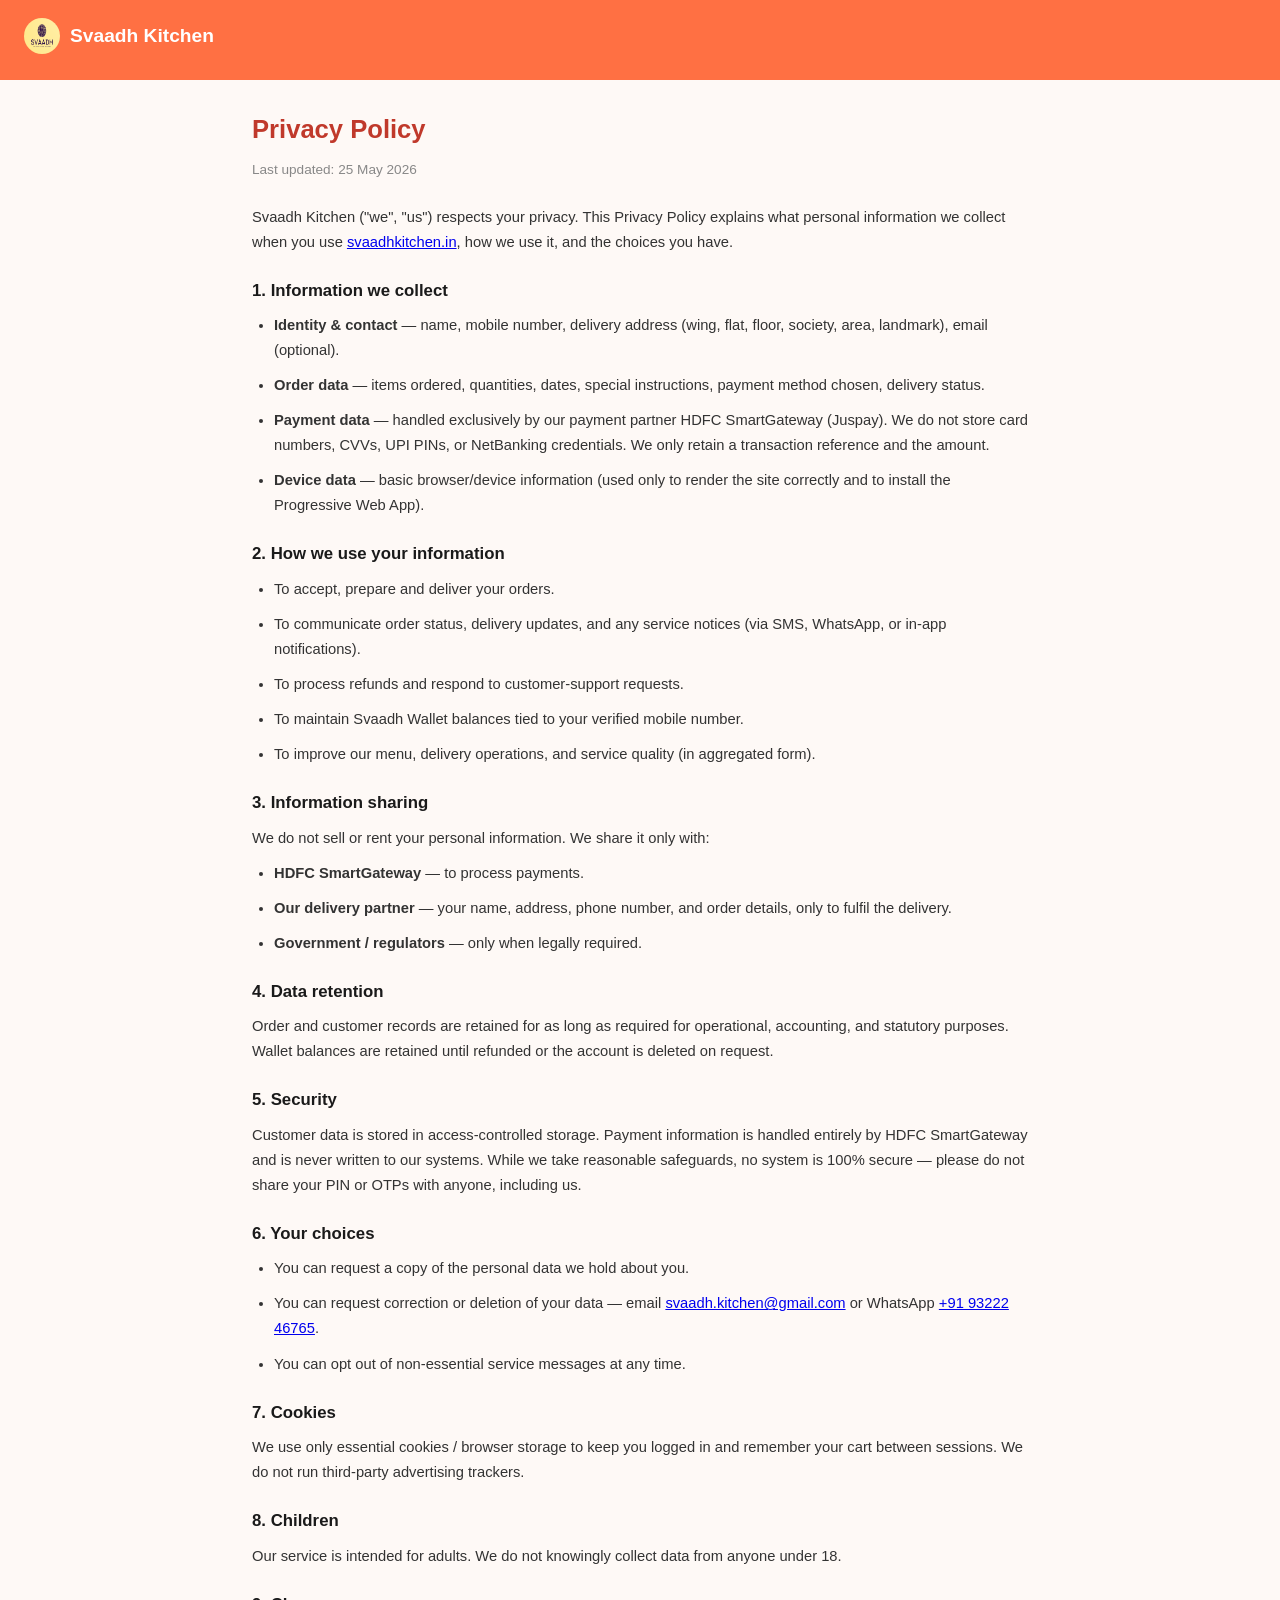
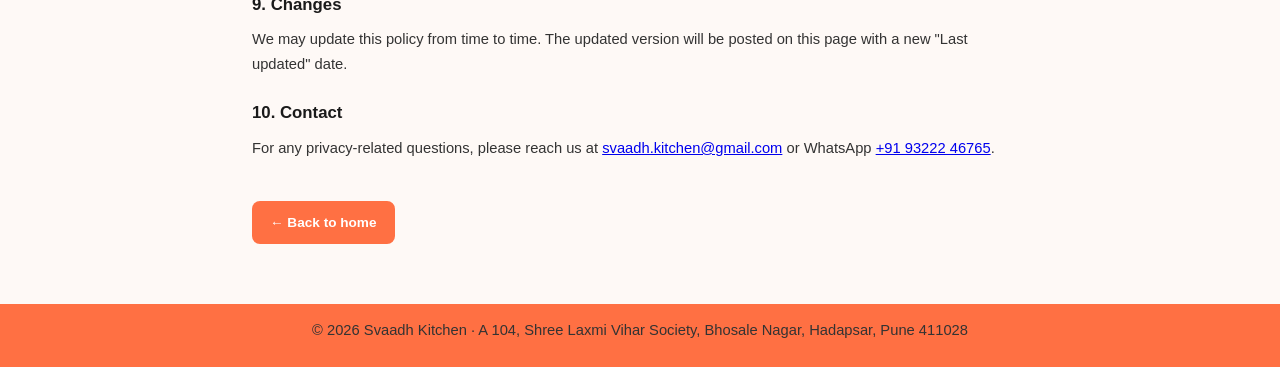
<file: docs/privacy.html>
<!DOCTYPE html>
<html lang="en">
<head>
<meta charset="UTF-8">
<meta name="viewport" content="width=device-width, initial-scale=1.0">
<title>Privacy Policy — Svaadh Kitchen</title>
<meta name="description" content="How Svaadh Kitchen collects, uses and protects your personal information.">
<link rel="icon" href="favicon.svg" type="image/svg+xml">
<style>
  * { box-sizing: border-box; margin: 0; padding: 0; }
  body { font-family: 'Segoe UI', Tahoma, Geneva, Verdana, sans-serif; background:#fef9f6; color:#1a1a1a; line-height:1.7; }
  header { background:#FF7043; color:#fff; padding:18px 24px; }
  header a { color:#fff; text-decoration:none; font-weight:700; font-size:1.2rem; display:inline-flex; align-items:center; gap:10px; }
  header img { height:36px; width:36px; border-radius:50%; }
  .wrap { max-width: 820px; margin: 28px auto 60px; padding: 0 22px; }
  h1 { font-size:1.6rem; color:#c0392b; margin-bottom:6px; }
  .sub { color:#888; font-size:0.85rem; margin-bottom:24px; }
  h2 { font-size:1.05rem; color:#1a1a1a; margin-top:22px; margin-bottom:8px; }
  p, li { font-size:0.92rem; color:#333; margin-bottom:10px; }
  ul { padding-left:22px; }
  .back { display:inline-block; margin-top:30px; padding:10px 18px; background:#FF7043; color:#fff; text-decoration:none; border-radius:8px; font-weight:600; font-size:0.85rem; }
  footer { background:#FF7043; color:#fff; text-align:center; padding:14px 0; font-size:0.8rem; }
  footer a { color:#fff; text-decoration:underline; }
</style>
</head>
<body>

<header>
  <a href="https://svaadhkitchen.in" aria-label="Svaadh Kitchen — back to home">
    <img src="images/svaadh-kitchen-hero.PNG" alt="Svaadh Kitchen">
    <span>Svaadh Kitchen</span>
  </a>
</header>

<div class="wrap">
  <h1>Privacy Policy</h1>
  <p class="sub">Last updated: 25 May 2026</p>

  <p>Svaadh Kitchen ("we", "us") respects your privacy. This Privacy Policy explains what
  personal information we collect when you use <a href="https://svaadhkitchen.in">svaadhkitchen.in</a>,
  how we use it, and the choices you have.</p>

  <h2>1. Information we collect</h2>
  <ul>
    <li><strong>Identity &amp; contact</strong> — name, mobile number, delivery address (wing, flat, floor, society, area, landmark), email (optional).</li>
    <li><strong>Order data</strong> — items ordered, quantities, dates, special instructions, payment method chosen, delivery status.</li>
    <li><strong>Payment data</strong> — handled exclusively by our payment partner HDFC SmartGateway (Juspay). We do not store card numbers, CVVs, UPI PINs, or NetBanking credentials. We only retain a transaction reference and the amount.</li>
    <li><strong>Device data</strong> — basic browser/device information (used only to render the site correctly and to install the Progressive Web App).</li>
  </ul>

  <h2>2. How we use your information</h2>
  <ul>
    <li>To accept, prepare and deliver your orders.</li>
    <li>To communicate order status, delivery updates, and any service notices (via SMS, WhatsApp, or in-app notifications).</li>
    <li>To process refunds and respond to customer-support requests.</li>
    <li>To maintain Svaadh Wallet balances tied to your verified mobile number.</li>
    <li>To improve our menu, delivery operations, and service quality (in aggregated form).</li>
  </ul>

  <h2>3. Information sharing</h2>
  <p>We do not sell or rent your personal information. We share it only with:</p>
  <ul>
    <li><strong>HDFC SmartGateway</strong> — to process payments.</li>
    <li><strong>Our delivery partner</strong> — your name, address, phone number, and order details, only to fulfil the delivery.</li>
    <li><strong>Government / regulators</strong> — only when legally required.</li>
  </ul>

  <h2>4. Data retention</h2>
  <p>Order and customer records are retained for as long as required for operational,
  accounting, and statutory purposes. Wallet balances are retained until refunded or the
  account is deleted on request.</p>

  <h2>5. Security</h2>
  <p>Customer data is stored in access-controlled storage. Payment information is handled
  entirely by HDFC SmartGateway and is never written to our systems. While we take
  reasonable safeguards, no system is 100% secure — please do not share your PIN or OTPs
  with anyone, including us.</p>

  <h2>6. Your choices</h2>
  <ul>
    <li>You can request a copy of the personal data we hold about you.</li>
    <li>You can request correction or deletion of your data — email
      <a href="mailto:svaadh.kitchen@gmail.com">svaadh.kitchen@gmail.com</a> or WhatsApp
      <a href="https://wa.me/919322246765">+91 93222 46765</a>.</li>
    <li>You can opt out of non-essential service messages at any time.</li>
  </ul>

  <h2>7. Cookies</h2>
  <p>We use only essential cookies / browser storage to keep you logged in and remember
  your cart between sessions. We do not run third-party advertising trackers.</p>

  <h2>8. Children</h2>
  <p>Our service is intended for adults. We do not knowingly collect data from anyone
  under 18.</p>

  <h2>9. Changes</h2>
  <p>We may update this policy from time to time. The updated version will be posted on
  this page with a new "Last updated" date.</p>

  <h2>10. Contact</h2>
  <p>For any privacy-related questions, please reach us at
  <a href="mailto:svaadh.kitchen@gmail.com">svaadh.kitchen@gmail.com</a> or
  WhatsApp <a href="https://wa.me/919322246765">+91 93222 46765</a>.</p>

  <a href="https://svaadhkitchen.in" class="back">← Back to home</a>
</div>

<footer>
  <p>© <span id="y"></span> Svaadh Kitchen · A 104, Shree Laxmi Vihar Society, Bhosale Nagar, Hadapsar, Pune 411028</p>
</footer>
<script>document.getElementById('y').textContent = new Date().getFullYear();</script>
</body>
</html>
</file>
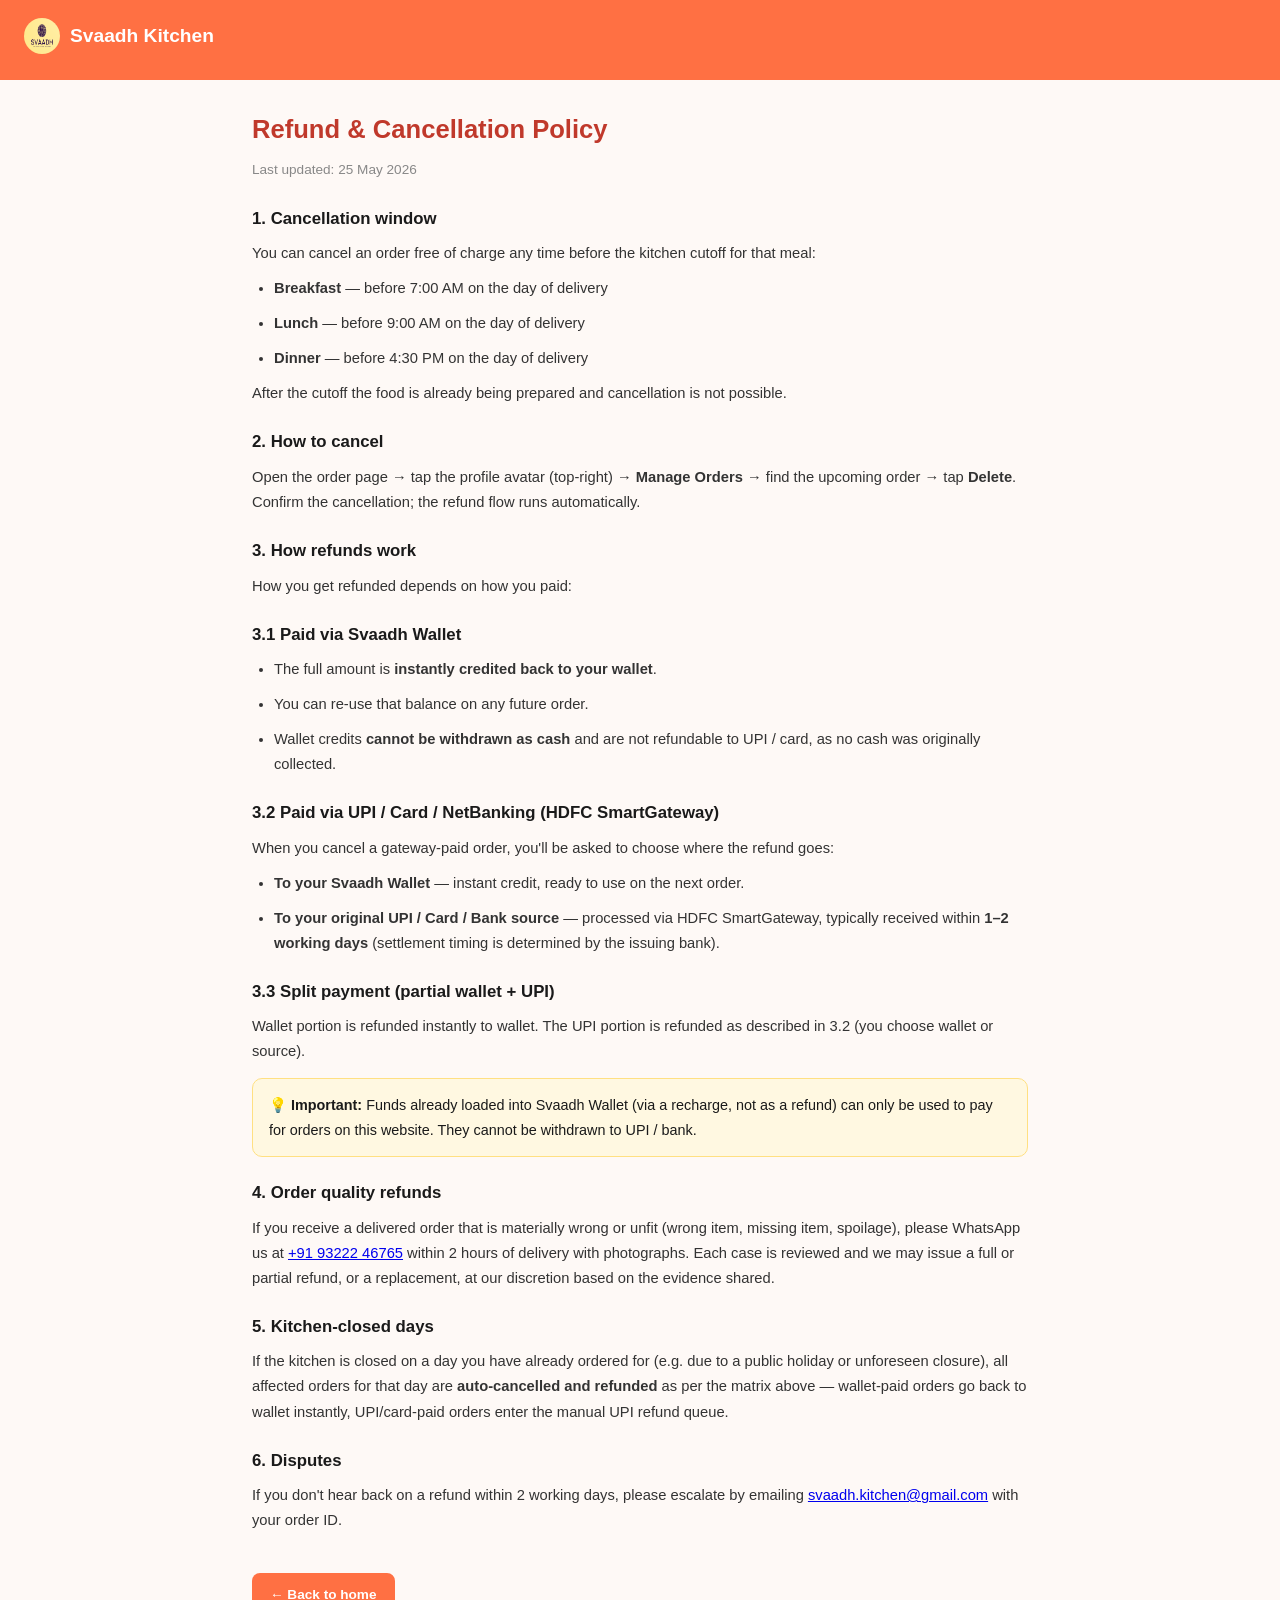
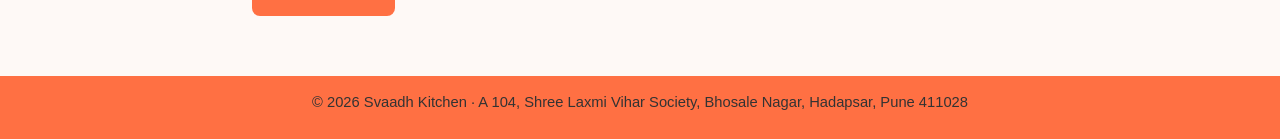
<file: docs/refund.html>
<!DOCTYPE html>
<html lang="en">
<head>
<meta charset="UTF-8">
<meta name="viewport" content="width=device-width, initial-scale=1.0">
<title>Refund &amp; Cancellation Policy — Svaadh Kitchen</title>
<meta name="description" content="Cancellation, refund and wallet policy for Svaadh Kitchen.">
<link rel="icon" href="favicon.svg" type="image/svg+xml">
<style>
  * { box-sizing: border-box; margin: 0; padding: 0; }
  body { font-family: 'Segoe UI', Tahoma, Geneva, Verdana, sans-serif; background:#fef9f6; color:#1a1a1a; line-height:1.7; }
  header { background:#FF7043; color:#fff; padding:18px 24px; }
  header a { color:#fff; text-decoration:none; font-weight:700; font-size:1.2rem; display:inline-flex; align-items:center; gap:10px; }
  header img { height:36px; width:36px; border-radius:50%; }
  .wrap { max-width: 820px; margin: 28px auto 60px; padding: 0 22px; }
  h1 { font-size:1.6rem; color:#c0392b; margin-bottom:6px; }
  .sub { color:#888; font-size:0.85rem; margin-bottom:24px; }
  h2 { font-size:1.05rem; color:#1a1a1a; margin-top:22px; margin-bottom:8px; }
  p, li { font-size:0.92rem; color:#333; margin-bottom:10px; }
  ul { padding-left:22px; }
  .callout { background:#fff8e1; border:1px solid #ffe082; border-radius:10px; padding:14px 16px; margin:14px 0; font-size:0.9rem; }
  .back { display:inline-block; margin-top:30px; padding:10px 18px; background:#FF7043; color:#fff; text-decoration:none; border-radius:8px; font-weight:600; font-size:0.85rem; }
  footer { background:#FF7043; color:#fff; text-align:center; padding:14px 0; font-size:0.8rem; }
  footer a { color:#fff; text-decoration:underline; }
</style>
</head>
<body>

<header>
  <a href="https://svaadhkitchen.in" aria-label="Svaadh Kitchen — back to home">
    <img src="images/svaadh-kitchen-hero.PNG" alt="Svaadh Kitchen">
    <span>Svaadh Kitchen</span>
  </a>
</header>

<div class="wrap">
  <h1>Refund &amp; Cancellation Policy</h1>
  <p class="sub">Last updated: 25 May 2026</p>

  <h2>1. Cancellation window</h2>
  <p>You can cancel an order free of charge any time before the kitchen cutoff for that meal:</p>
  <ul>
    <li><strong>Breakfast</strong> — before 7:00 AM on the day of delivery</li>
    <li><strong>Lunch</strong> — before 9:00 AM on the day of delivery</li>
    <li><strong>Dinner</strong> — before 4:30 PM on the day of delivery</li>
  </ul>
  <p>After the cutoff the food is already being prepared and cancellation is not possible.</p>

  <h2>2. How to cancel</h2>
  <p>Open the order page → tap the profile avatar (top-right) → <strong>Manage Orders</strong>
  → find the upcoming order → tap <strong>Delete</strong>. Confirm the cancellation; the
  refund flow runs automatically.</p>

  <h2>3. How refunds work</h2>
  <p>How you get refunded depends on how you paid:</p>

  <h2>3.1 Paid via Svaadh Wallet</h2>
  <ul>
    <li>The full amount is <strong>instantly credited back to your wallet</strong>.</li>
    <li>You can re-use that balance on any future order.</li>
    <li>Wallet credits <strong>cannot be withdrawn as cash</strong> and are not refundable to UPI / card, as no cash was originally collected.</li>
  </ul>

  <h2>3.2 Paid via UPI / Card / NetBanking (HDFC SmartGateway)</h2>
  <p>When you cancel a gateway-paid order, you'll be asked to choose where the refund goes:</p>
  <ul>
    <li><strong>To your Svaadh Wallet</strong> — instant credit, ready to use on the next order.</li>
    <li><strong>To your original UPI / Card / Bank source</strong> — processed via HDFC SmartGateway, typically received within <strong>1–2 working days</strong> (settlement timing is determined by the issuing bank).</li>
  </ul>

  <h2>3.3 Split payment (partial wallet + UPI)</h2>
  <p>Wallet portion is refunded instantly to wallet. The UPI portion is refunded as
  described in 3.2 (you choose wallet or source).</p>

  <div class="callout">
    💡 <strong>Important:</strong> Funds already loaded into Svaadh Wallet (via a recharge,
    not as a refund) can only be used to pay for orders on this website. They cannot be
    withdrawn to UPI / bank.
  </div>

  <h2>4. Order quality refunds</h2>
  <p>If you receive a delivered order that is materially wrong or unfit (wrong item,
  missing item, spoilage), please WhatsApp us at
  <a href="https://wa.me/919322246765">+91 93222 46765</a> within 2 hours of delivery
  with photographs. Each case is reviewed and we may issue a full or partial refund,
  or a replacement, at our discretion based on the evidence shared.</p>

  <h2>5. Kitchen-closed days</h2>
  <p>If the kitchen is closed on a day you have already ordered for (e.g. due to a public
  holiday or unforeseen closure), all affected orders for that day are <strong>auto-cancelled
  and refunded</strong> as per the matrix above — wallet-paid orders go back to wallet
  instantly, UPI/card-paid orders enter the manual UPI refund queue.</p>

  <h2>6. Disputes</h2>
  <p>If you don't hear back on a refund within 2 working days, please escalate by emailing
  <a href="mailto:svaadh.kitchen@gmail.com">svaadh.kitchen@gmail.com</a> with your order ID.</p>

  <a href="https://svaadhkitchen.in" class="back">← Back to home</a>
</div>

<footer>
  <p>© <span id="y"></span> Svaadh Kitchen · A 104, Shree Laxmi Vihar Society, Bhosale Nagar, Hadapsar, Pune 411028</p>
</footer>
<script>document.getElementById('y').textContent = new Date().getFullYear();</script>
</body>
</html>
</file>
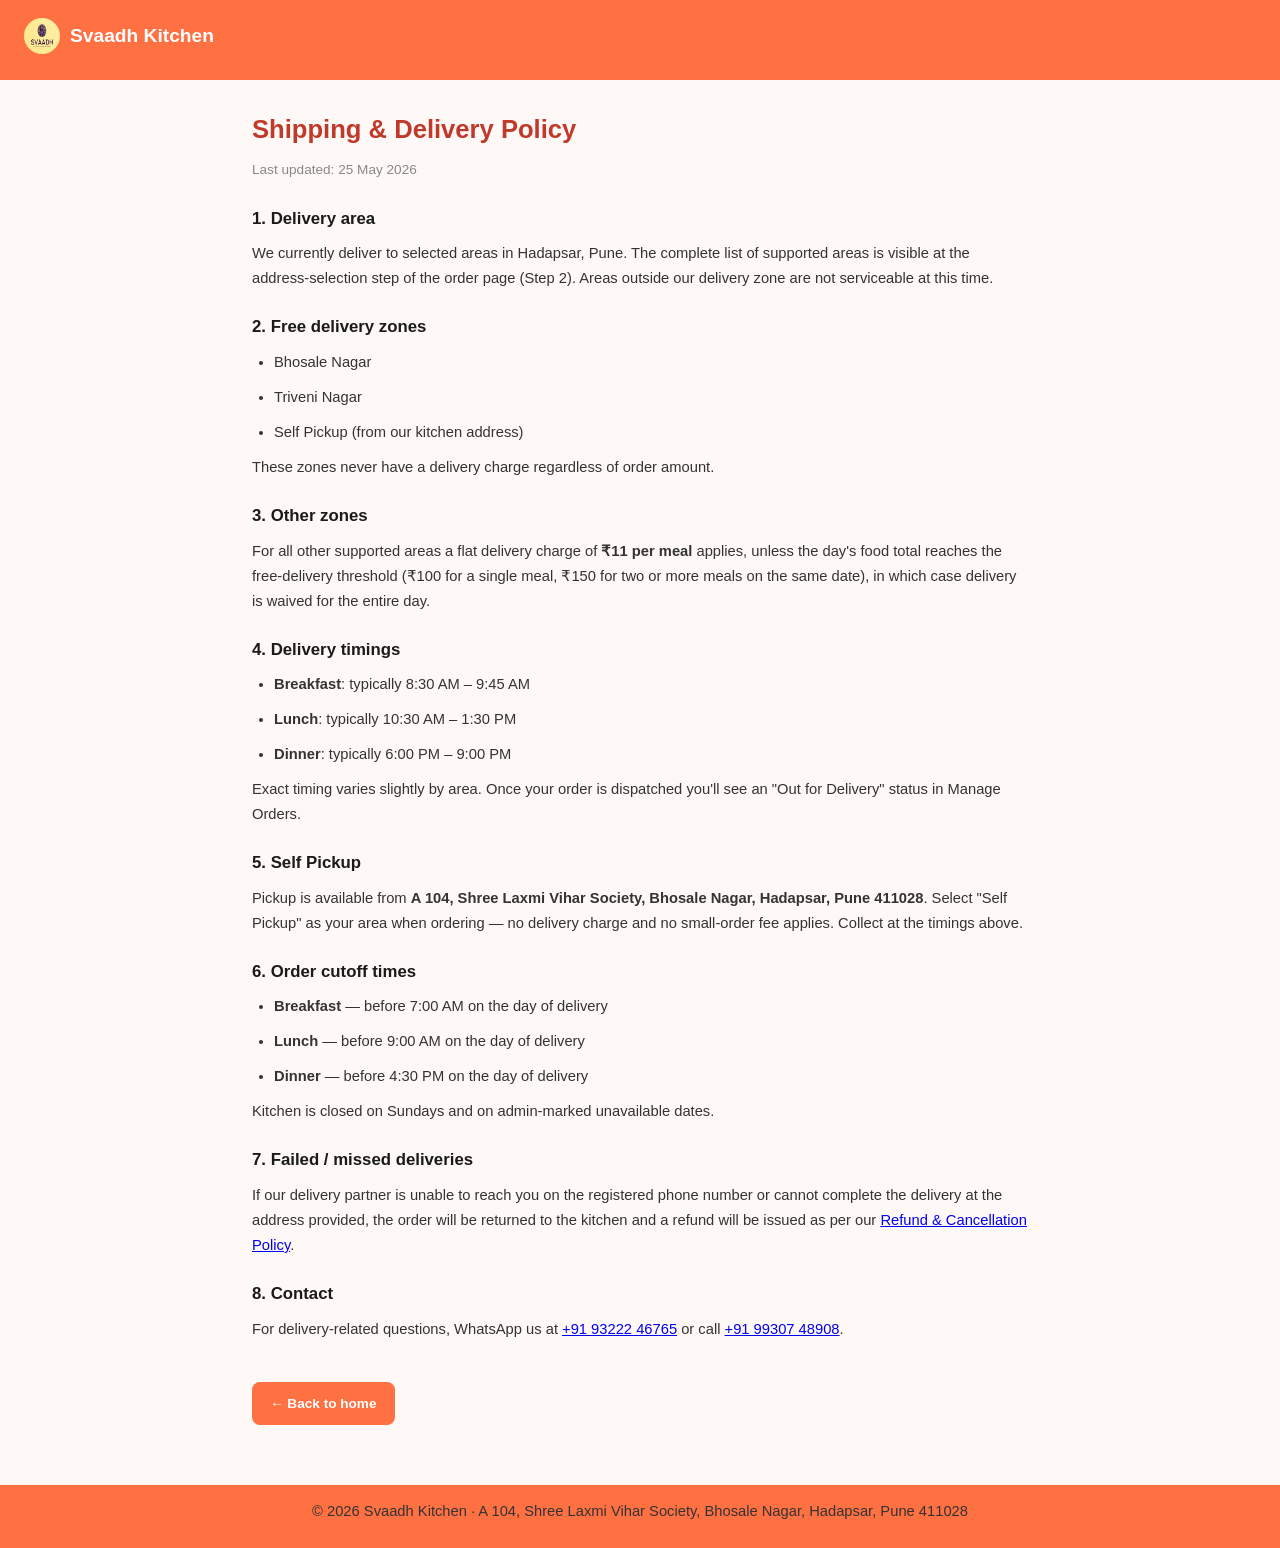
<file: docs/shipping.html>
<!DOCTYPE html>
<html lang="en">
<head>
<meta charset="UTF-8">
<meta name="viewport" content="width=device-width, initial-scale=1.0">
<title>Shipping &amp; Delivery Policy — Svaadh Kitchen</title>
<meta name="description" content="Delivery areas, timings and shipping policy for Svaadh Kitchen.">
<link rel="icon" href="favicon.svg" type="image/svg+xml">
<style>
  * { box-sizing: border-box; margin: 0; padding: 0; }
  body { font-family: 'Segoe UI', Tahoma, Geneva, Verdana, sans-serif; background:#fef9f6; color:#1a1a1a; line-height:1.7; }
  header { background:#FF7043; color:#fff; padding:18px 24px; }
  header a { color:#fff; text-decoration:none; font-weight:700; font-size:1.2rem; display:inline-flex; align-items:center; gap:10px; }
  header img { height:36px; width:36px; border-radius:50%; }
  .wrap { max-width: 820px; margin: 28px auto 60px; padding: 0 22px; }
  h1 { font-size:1.6rem; color:#c0392b; margin-bottom:6px; }
  .sub { color:#888; font-size:0.85rem; margin-bottom:24px; }
  h2 { font-size:1.05rem; color:#1a1a1a; margin-top:22px; margin-bottom:8px; }
  p, li { font-size:0.92rem; color:#333; margin-bottom:10px; }
  ul { padding-left:22px; }
  .back { display:inline-block; margin-top:30px; padding:10px 18px; background:#FF7043; color:#fff; text-decoration:none; border-radius:8px; font-weight:600; font-size:0.85rem; }
  footer { background:#FF7043; color:#fff; text-align:center; padding:14px 0; font-size:0.8rem; }
  footer a { color:#fff; text-decoration:underline; }
</style>
</head>
<body>

<header>
  <a href="https://svaadhkitchen.in" aria-label="Svaadh Kitchen — back to home">
    <img src="images/svaadh-kitchen-hero.PNG" alt="Svaadh Kitchen">
    <span>Svaadh Kitchen</span>
  </a>
</header>

<div class="wrap">
  <h1>Shipping &amp; Delivery Policy</h1>
  <p class="sub">Last updated: 25 May 2026</p>

  <h2>1. Delivery area</h2>
  <p>We currently deliver to selected areas in Hadapsar, Pune. The complete list of
  supported areas is visible at the address-selection step of the order page (Step 2).
  Areas outside our delivery zone are not serviceable at this time.</p>

  <h2>2. Free delivery zones</h2>
  <ul>
    <li>Bhosale Nagar</li>
    <li>Triveni Nagar</li>
    <li>Self Pickup (from our kitchen address)</li>
  </ul>
  <p>These zones never have a delivery charge regardless of order amount.</p>

  <h2>3. Other zones</h2>
  <p>For all other supported areas a flat delivery charge of <strong>₹11 per meal</strong>
  applies, unless the day's food total reaches the free-delivery threshold (₹100 for a
  single meal, ₹150 for two or more meals on the same date), in which case delivery is
  waived for the entire day.</p>

  <h2>4. Delivery timings</h2>
  <ul>
    <li><strong>Breakfast</strong>: typically 8:30 AM – 9:45 AM</li>
    <li><strong>Lunch</strong>: typically 10:30 AM – 1:30 PM</li>
    <li><strong>Dinner</strong>: typically 6:00 PM – 9:00 PM</li>
  </ul>
  <p>Exact timing varies slightly by area. Once your order is dispatched you'll see an
  "Out for Delivery" status in Manage Orders.</p>

  <h2>5. Self Pickup</h2>
  <p>Pickup is available from <strong>A 104, Shree Laxmi Vihar Society, Bhosale Nagar,
  Hadapsar, Pune 411028</strong>. Select "Self Pickup" as your area when ordering — no
  delivery charge and no small-order fee applies. Collect at the timings above.</p>

  <h2>6. Order cutoff times</h2>
  <ul>
    <li><strong>Breakfast</strong> — before 7:00 AM on the day of delivery</li>
    <li><strong>Lunch</strong> — before 9:00 AM on the day of delivery</li>
    <li><strong>Dinner</strong> — before 4:30 PM on the day of delivery</li>
  </ul>
  <p>Kitchen is closed on Sundays and on admin-marked unavailable dates.</p>

  <h2>7. Failed / missed deliveries</h2>
  <p>If our delivery partner is unable to reach you on the registered phone number or
  cannot complete the delivery at the address provided, the order will be returned to
  the kitchen and a refund will be issued as per our
  <a href="refund.html">Refund &amp; Cancellation Policy</a>.</p>

  <h2>8. Contact</h2>
  <p>For delivery-related questions, WhatsApp us at
  <a href="https://wa.me/919322246765">+91 93222 46765</a> or call
  <a href="tel:+919930748908">+91 99307 48908</a>.</p>

  <a href="https://svaadhkitchen.in" class="back">← Back to home</a>
</div>

<footer>
  <p>© <span id="y"></span> Svaadh Kitchen · A 104, Shree Laxmi Vihar Society, Bhosale Nagar, Hadapsar, Pune 411028</p>
</footer>
<script>document.getElementById('y').textContent = new Date().getFullYear();</script>
</body>
</html>
</file>
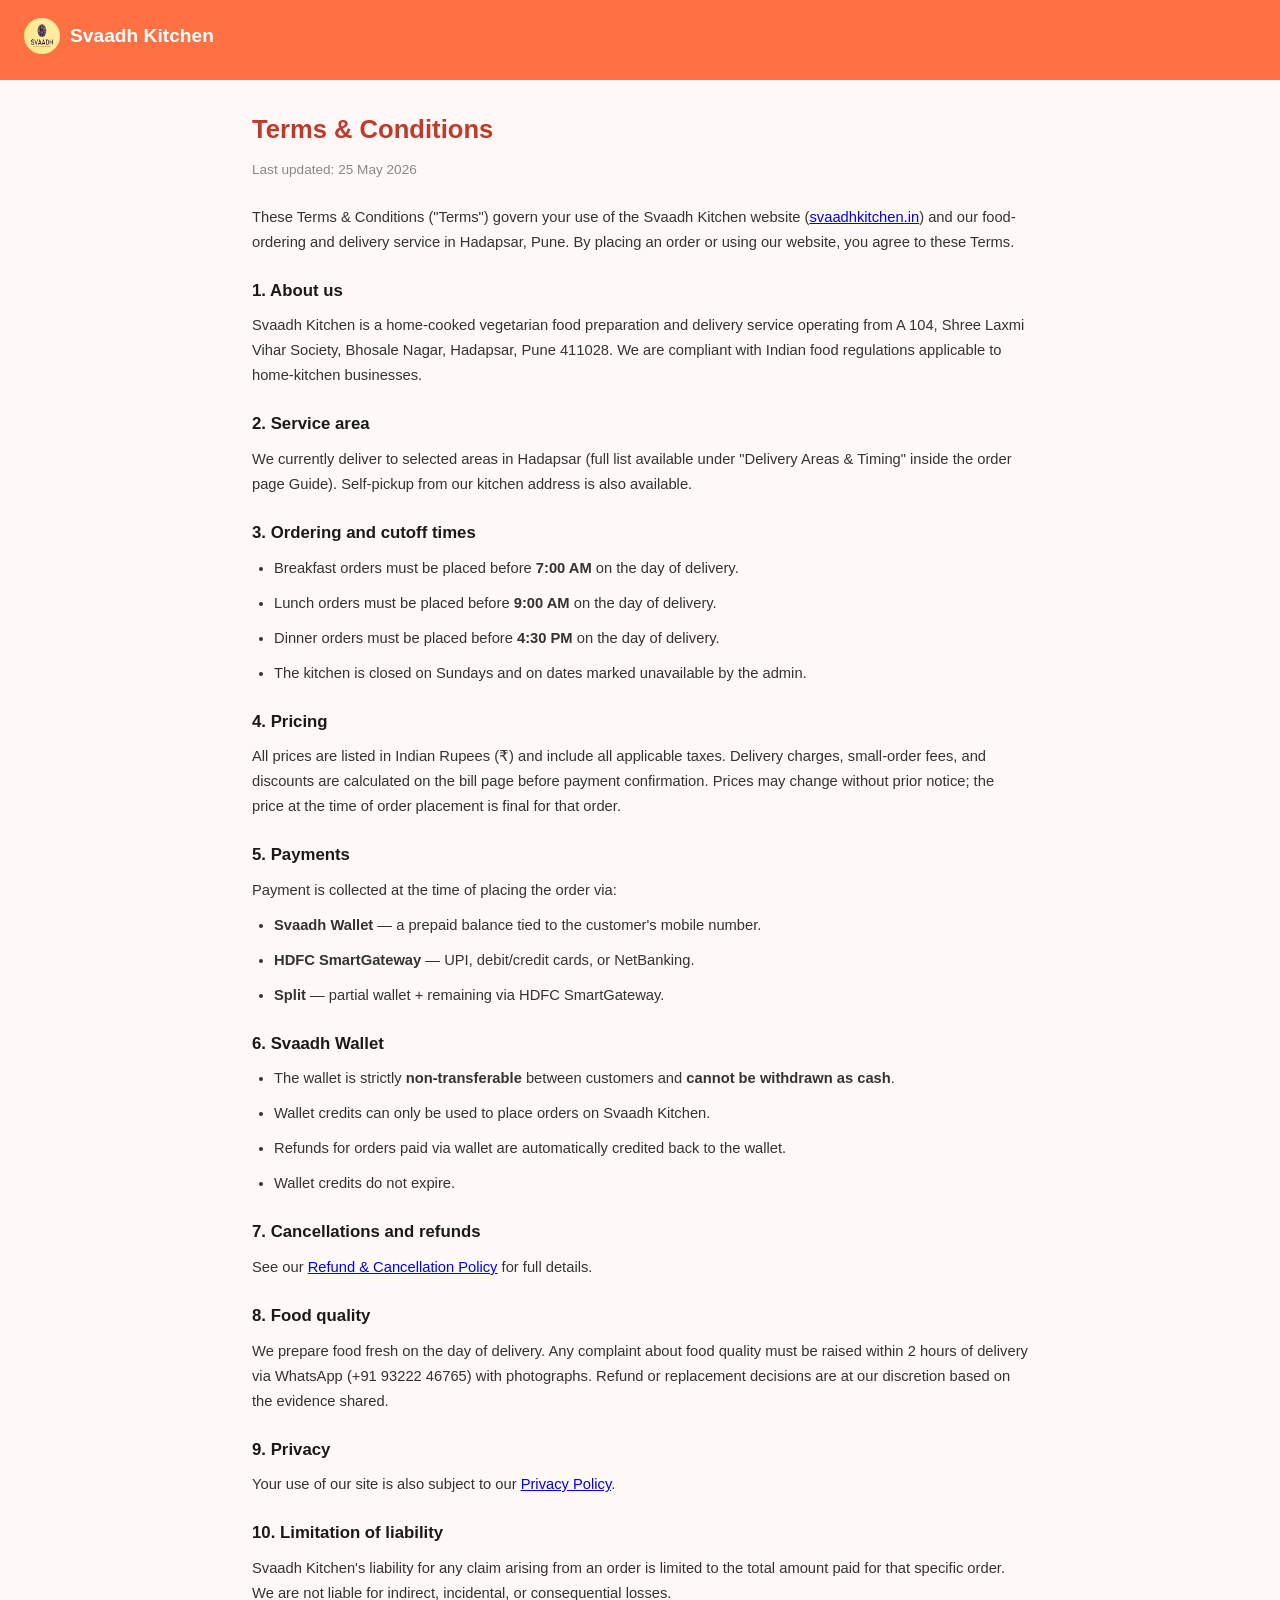
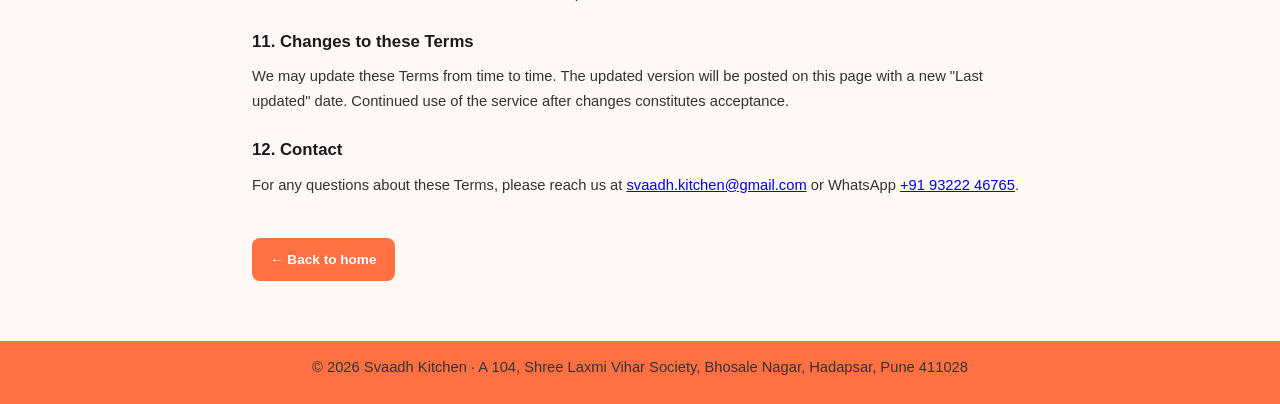
<file: docs/terms.html>
<!DOCTYPE html>
<html lang="en">
<head>
<meta charset="UTF-8">
<meta name="viewport" content="width=device-width, initial-scale=1.0">
<title>Terms &amp; Conditions — Svaadh Kitchen</title>
<meta name="description" content="Terms and Conditions for using Svaadh Kitchen's food ordering and delivery service.">
<link rel="icon" href="favicon.svg" type="image/svg+xml">
<style>
  * { box-sizing: border-box; margin: 0; padding: 0; }
  body { font-family: 'Segoe UI', Tahoma, Geneva, Verdana, sans-serif; background:#fef9f6; color:#1a1a1a; line-height:1.7; }
  header { background:#FF7043; color:#fff; padding:18px 24px; }
  header a { color:#fff; text-decoration:none; font-weight:700; font-size:1.2rem; display:inline-flex; align-items:center; gap:10px; }
  header img { height:36px; width:36px; border-radius:50%; }
  .wrap { max-width: 820px; margin: 28px auto 60px; padding: 0 22px; }
  h1 { font-size:1.6rem; color:#c0392b; margin-bottom:6px; }
  .sub { color:#888; font-size:0.85rem; margin-bottom:24px; }
  h2 { font-size:1.05rem; color:#1a1a1a; margin-top:22px; margin-bottom:8px; }
  p, li { font-size:0.92rem; color:#333; margin-bottom:10px; }
  ul { padding-left:22px; }
  .back { display:inline-block; margin-top:30px; padding:10px 18px; background:#FF7043; color:#fff; text-decoration:none; border-radius:8px; font-weight:600; font-size:0.85rem; }
  footer { background:#FF7043; color:#fff; text-align:center; padding:14px 0; font-size:0.8rem; }
  footer a { color:#fff; text-decoration:underline; }
</style>
</head>
<body>

<header>
  <a href="https://svaadhkitchen.in" aria-label="Svaadh Kitchen — back to home">
    <img src="images/svaadh-kitchen-hero.PNG" alt="Svaadh Kitchen">
    <span>Svaadh Kitchen</span>
  </a>
</header>

<div class="wrap">
  <h1>Terms &amp; Conditions</h1>
  <p class="sub">Last updated: 25 May 2026</p>

  <p>These Terms &amp; Conditions ("Terms") govern your use of the Svaadh Kitchen website
  (<a href="https://svaadhkitchen.in">svaadhkitchen.in</a>) and our food-ordering and
  delivery service in Hadapsar, Pune. By placing an order or using our website, you agree
  to these Terms.</p>

  <h2>1. About us</h2>
  <p>Svaadh Kitchen is a home-cooked vegetarian food preparation and delivery service
  operating from A 104, Shree Laxmi Vihar Society, Bhosale Nagar, Hadapsar, Pune 411028.
  We are compliant with Indian food regulations applicable to home-kitchen businesses.</p>

  <h2>2. Service area</h2>
  <p>We currently deliver to selected areas in Hadapsar (full list available under
  "Delivery Areas &amp; Timing" inside the order page Guide). Self-pickup from our
  kitchen address is also available.</p>

  <h2>3. Ordering and cutoff times</h2>
  <ul>
    <li>Breakfast orders must be placed before <strong>7:00 AM</strong> on the day of delivery.</li>
    <li>Lunch orders must be placed before <strong>9:00 AM</strong> on the day of delivery.</li>
    <li>Dinner orders must be placed before <strong>4:30 PM</strong> on the day of delivery.</li>
    <li>The kitchen is closed on Sundays and on dates marked unavailable by the admin.</li>
  </ul>

  <h2>4. Pricing</h2>
  <p>All prices are listed in Indian Rupees (₹) and include all applicable taxes.
  Delivery charges, small-order fees, and discounts are calculated on the bill page
  before payment confirmation. Prices may change without prior notice; the price at
  the time of order placement is final for that order.</p>

  <h2>5. Payments</h2>
  <p>Payment is collected at the time of placing the order via:</p>
  <ul>
    <li><strong>Svaadh Wallet</strong> — a prepaid balance tied to the customer's mobile number.</li>
    <li><strong>HDFC SmartGateway</strong> — UPI, debit/credit cards, or NetBanking.</li>
    <li><strong>Split</strong> — partial wallet + remaining via HDFC SmartGateway.</li>
  </ul>

  <h2>6. Svaadh Wallet</h2>
  <ul>
    <li>The wallet is strictly <strong>non-transferable</strong> between customers and
    <strong>cannot be withdrawn as cash</strong>.</li>
    <li>Wallet credits can only be used to place orders on Svaadh Kitchen.</li>
    <li>Refunds for orders paid via wallet are automatically credited back to the wallet.</li>
    <li>Wallet credits do not expire.</li>
  </ul>

  <h2>7. Cancellations and refunds</h2>
  <p>See our <a href="refund.html">Refund &amp; Cancellation Policy</a> for full details.</p>

  <h2>8. Food quality</h2>
  <p>We prepare food fresh on the day of delivery. Any complaint about food quality must
  be raised within 2 hours of delivery via WhatsApp (+91 93222 46765) with photographs.
  Refund or replacement decisions are at our discretion based on the evidence shared.</p>

  <h2>9. Privacy</h2>
  <p>Your use of our site is also subject to our
  <a href="privacy.html">Privacy Policy</a>.</p>

  <h2>10. Limitation of liability</h2>
  <p>Svaadh Kitchen's liability for any claim arising from an order is limited to the
  total amount paid for that specific order. We are not liable for indirect, incidental,
  or consequential losses.</p>

  <h2>11. Changes to these Terms</h2>
  <p>We may update these Terms from time to time. The updated version will be posted on
  this page with a new "Last updated" date. Continued use of the service after changes
  constitutes acceptance.</p>

  <h2>12. Contact</h2>
  <p>For any questions about these Terms, please reach us at
  <a href="mailto:svaadh.kitchen@gmail.com">svaadh.kitchen@gmail.com</a> or
  WhatsApp <a href="https://wa.me/919322246765">+91 93222 46765</a>.</p>

  <a href="https://svaadhkitchen.in" class="back">← Back to home</a>
</div>

<footer>
  <p>© <span id="y"></span> Svaadh Kitchen · A 104, Shree Laxmi Vihar Society, Bhosale Nagar, Hadapsar, Pune 411028</p>
</footer>
<script>document.getElementById('y').textContent = new Date().getFullYear();</script>
</body>
</html>
</file>
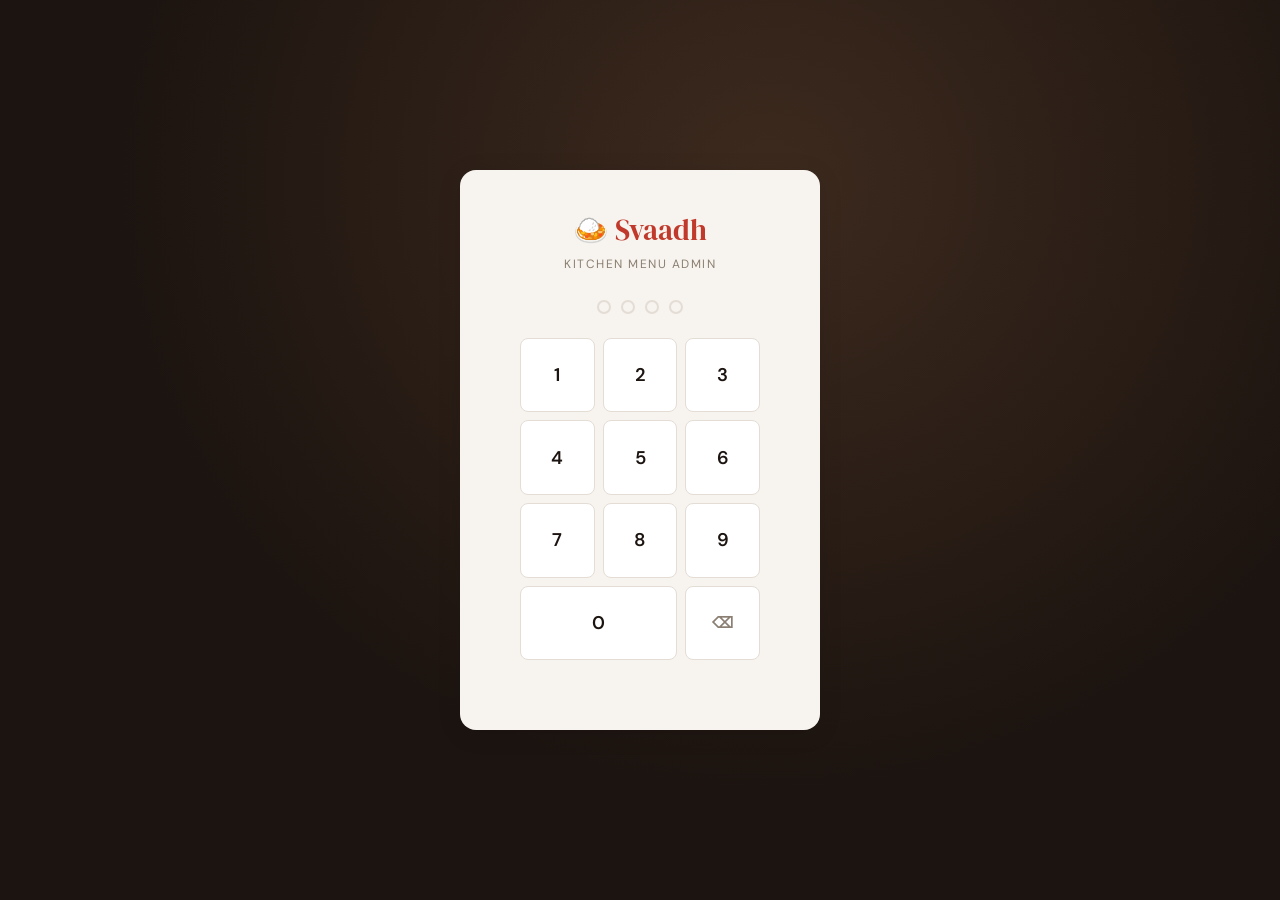
<file: docs/Admin/admin.html>
<!DOCTYPE html>
<html lang="en">
<head>
<meta charset="UTF-8">
<meta name="viewport" content="width=device-width, initial-scale=1.0">
<title>Svaadh Kitchen — Menu Admin</title>
<link rel="icon" type="image/svg+xml" href="../../favicon.svg">
<link href="https://fonts.googleapis.com/css2?family=DM+Serif+Display:ital@0;1&family=DM+Sans:opsz,wght@9..40,400;9..40,500;9..40,600&display=swap" rel="stylesheet">
<style>
/* ═══════════════════════════════════════════════
   TOKENS
═══════════════════════════════════════════════ */
:root {
  --ink:        #1c1410;
  --ink2:       #4a3f36;
  --muted:      #8a7f72;
  --border:     #e4ddd5;
  --surface:    #ffffff;
  --bg:         #f7f3ee;
  --bg2:        #ede7df;
  --red:        #c0392b;
  --red-soft:   #fdf0ee;
  --red-border: #f4c6c0;
  --gold:       #c8922a;
  --gold-soft:  #fdf6e8;
  --gold-border:#e8d59a;
  --green:      #2d7a4f;
  --green-soft: #eaf6f0;
  --green-border:#a8d8be;
  --blue:       #1e5fa8;
  --blue-soft:  #eef4fd;
  --radius-sm:  8px;
  --radius:     12px;
  --radius-lg:  16px;
  --shadow:     0 2px 12px rgba(0,0,0,0.07);
  --shadow-md:  0 4px 24px rgba(0,0,0,0.1);
}
*, *::before, *::after { box-sizing: border-box; margin: 0; padding: 0; }
body { font-family: 'DM Sans', sans-serif; background: var(--bg); color: var(--ink); min-height: 100vh; font-size: 14px; }

/* ═══════════════════════════════════════════════
   LOGIN
═══════════════════════════════════════════════ */
.login-wrap {
  min-height: 100vh; display: flex; align-items: center; justify-content: center;
  background: var(--ink); background-image: radial-gradient(ellipse at 60% 20%, #3d2a1e 0%, transparent 60%);
}
.login-card {
  background: var(--bg); border-radius: var(--radius-lg); padding: 40px 36px;
  width: 360px; text-align: center; box-shadow: var(--shadow-md);
}
.login-wordmark { font-family: 'DM Serif Display', serif; font-size: 1.8rem; color: var(--red); }
.login-sub { font-size: 0.75rem; letter-spacing: 1.5px; text-transform: uppercase; color: var(--muted); margin: 6px 0 28px; }
.pin-dots { display: flex; gap: 10px; justify-content: center; margin-bottom: 24px; }
.pin-dot { width: 14px; height: 14px; border-radius: 50%; border: 2px solid var(--border); transition: all .2s; }
.pin-dot.filled { background: var(--red); border-color: var(--red); }
.pin-grid { display: grid; grid-template-columns: repeat(3,1fr); gap: 8px; max-width: 240px; margin: 0 auto; }
.pin-key {
  aspect-ratio: 1; border: 1.5px solid var(--border); border-radius: var(--radius-sm);
  background: var(--surface); font-size: 1.15rem; font-weight: 600; cursor: pointer;
  font-family: inherit; color: var(--ink); transition: all .15s;
}
.pin-key:hover  { border-color: var(--red); background: var(--red-soft); color: var(--red); }
.pin-key:active { transform: scale(.93); }
.pin-key.span2  { grid-column: span 2; aspect-ratio: auto; padding: 14px; }
.pin-key.del    { color: var(--muted); font-size: .95rem; }
.login-err { color: var(--red); font-size: .8rem; min-height: 20px; margin-top: 10px; }

/* ═══════════════════════════════════════════════
   APP SHELL
═══════════════════════════════════════════════ */
.shell { display: none; height: 100vh; flex-direction: column; }
.shell.on { display: flex; }

/* Top bar */
.topbar {
  height: 52px; background: var(--ink); display: flex; align-items: center;
  padding: 0 24px; gap: 16px; flex-shrink: 0; z-index: 20;
  box-shadow: 0 1px 0 rgba(255,255,255,0.05);
}
.topbar-brand { font-family: 'DM Serif Display', serif; color: var(--gold); font-size: 1.1rem; }
.topbar-brand span { font-family: 'DM Sans',sans-serif; color: rgba(255,255,255,0.35); font-size: .7rem; margin-left: 8px; letter-spacing: 1px; text-transform: uppercase; }
.topbar-nav { display: flex; gap: 4px; margin-left: 20px; }
.topbar-btn {
  padding: 6px 14px; border-radius: var(--radius-sm); font-size: .82rem; font-weight: 500;
  border: none; cursor: pointer; font-family: inherit; color: rgba(255,255,255,0.55);
  background: transparent; transition: all .15s;
}
.topbar-btn:hover  { color: white; background: rgba(255,255,255,0.08); }
.topbar-btn.active { color: white; background: rgba(255,255,255,0.14); }
.topbar-right { margin-left: auto; display: flex; align-items: center; gap: 10px; }
.topbar-right button {
  padding: 5px 12px; border-radius: 99px; font-size: .75rem; cursor: pointer;
  font-family: inherit; background: none; border: 1px solid rgba(255,255,255,0.15);
  color: rgba(255,255,255,0.45); transition: all .15s;
}
.topbar-right button:hover { border-color: rgba(255,255,255,0.4); color: white; }

/* Body */
.body-wrap { display: flex; flex: 1; overflow: hidden; }

/* ═══════════════════════════════════════════════
   MOBILE RESPONSIVENESS
   ═══════════════════════════════════════════════ */
@media (max-width: 768px) {
  .shell { height: auto; min-height: 100vh; overflow-x: hidden; }
  .topbar { padding: 0 12px; height: auto; padding-top: 10px; padding-bottom: 10px; flex-wrap: wrap; }
  .topbar-nav { margin-left: 0; width: 100%; order: 3; justify-content: center; margin-top: 8px; overflow-x: auto; padding-bottom: 4px; }
  .topbar-btn { padding: 6px 10px; font-size: 0.75rem; white-space: nowrap; }
  .topbar-right { order: 2; margin-left: auto; }
  
  .body-wrap { flex-direction: column; overflow: visible; height: auto; }
  .sidebar { width: 100%; height: auto; border-right: none; border-bottom: 1px solid var(--border); max-height: 300px; }
  .main { height: auto; overflow: visible; }
  
  .panel-head { padding: 16px; flex-wrap: wrap; gap: 12px; }
  .panel-body { padding: 12px; }
  
  .order-card { padding: 12px; }
  .order-card-row1 { flex-wrap: wrap; gap: 8px; }
  .item-pill { font-size: 0.7rem; padding: 2px 6px; }
}

/* ═══════════════════════════════════════════════
   LEFT SIDEBAR — date strip
═══════════════════════════════════════════════ */
.sidebar {
  width: 220px; flex-shrink: 0; background: var(--surface); border-right: 1px solid var(--border);
  display: flex; flex-direction: column; overflow-y: auto; padding: 16px 0 24px;
}
.sidebar-section-label {
  font-size: .68rem; font-weight: 700; text-transform: uppercase; letter-spacing: 1px;
  color: var(--muted); padding: 0 16px; margin-bottom: 8px; margin-top: 16px;
}
.sidebar-section-label:first-child { margin-top: 0; }

/* Month nav inside sidebar */
.month-nav {
  display: flex; align-items: center; justify-content: space-between;
  padding: 0 12px; margin-bottom: 8px;
}
.month-nav span { font-size: .82rem; font-weight: 600; color: var(--ink); }
.month-nav button {
  width: 26px; height: 26px; border: 1px solid var(--border); border-radius: 6px;
  background: none; cursor: pointer; color: var(--muted); font-size: .85rem;
  display: flex; align-items: center; justify-content: center; transition: all .15s;
}
.month-nav button:hover { border-color: var(--red); color: var(--red); }

/* Day strip */
.day-strip { display: flex; flex-direction: column; gap: 2px; padding: 0 8px; }
.day-item {
  display: flex; align-items: center; gap: 10px; padding: 8px 8px; border-radius: var(--radius-sm);
  cursor: pointer; transition: all .15s; border: 1.5px solid transparent;
}
.day-item:hover { background: var(--bg); }
.day-item.active { background: var(--red-soft); border-color: var(--red-border); }
.day-item.today .day-num { color: var(--red); }
.day-item.sunday { opacity: .4; cursor: not-allowed; pointer-events: none; }
.day-item .day-name { font-size: .7rem; font-weight: 600; color: var(--muted); width: 22px; }
.day-item.active .day-name { color: var(--red); }
.day-item .day-num { font-size: .88rem; font-weight: 600; min-width: 18px; }
.day-item .day-month { font-size: .68rem; color: var(--muted); }
.day-item.active .day-month { color: var(--red); }
.has-menu-dot {
  width: 6px; height: 6px; border-radius: 50%; background: var(--green);
  margin-left: auto; flex-shrink: 0;
}

/* ═══════════════════════════════════════════════
   MAIN CONTENT
═══════════════════════════════════════════════ */
.main { flex: 1; overflow-y: auto; padding: 24px 32px; }

/* PAGE views */
.page { display: none; }
.page.on { display: block; }

/* Page header */
.page-header { display: flex; align-items: center; justify-content: space-between; margin-bottom: 20px; }
.page-title { font-family: 'DM Serif Display', serif; font-size: 1.4rem; }
.page-title small { font-family: 'DM Sans', sans-serif; font-size: .75rem; font-weight: 500; color: var(--muted); display: block; margin-top: 2px; }

/* Date display large */
.date-hero {
  background: var(--surface); border: 1px solid var(--border); border-radius: var(--radius-lg);
  padding: 16px 20px; margin-bottom: 20px;
  display: flex; align-items: center; justify-content: space-between;
  box-shadow: var(--shadow);
}
.date-hero-left h2 { font-family: 'DM Serif Display', serif; font-size: 1.3rem; }
.date-hero-left .date-sub { font-size: .75rem; color: var(--muted); margin-top: 3px; }
.date-hero-badges { display: flex; gap: 8px; align-items: center; }
.badge {
  padding: 3px 10px; border-radius: 99px; font-size: .72rem; font-weight: 600;
  letter-spacing: .3px;
}
.badge-today  { background: var(--gold-soft); color: var(--gold); border: 1px solid var(--gold-border); }
.badge-set    { background: var(--green-soft); color: var(--green); border: 1px solid var(--green-border); }
.badge-notset { background: var(--bg2); color: var(--muted); border: 1px solid var(--border); }

/* Save button hero */
.save-hero-btn {
  padding: 10px 22px; border-radius: var(--radius-sm); border: none;
  background: linear-gradient(135deg, #b52d20, var(--red)); color: white;
  font-family: inherit; font-size: .88rem; font-weight: 600; cursor: pointer;
  box-shadow: 0 3px 12px rgba(192,57,43,0.35); transition: all .15s;
  display: flex; align-items: center; gap: 7px;
}
.save-hero-btn:hover   { box-shadow: 0 5px 18px rgba(192,57,43,0.45); transform: translateY(-1px); }
.save-hero-btn:active  { transform: translateY(0); }
.save-hero-btn:disabled { opacity: .6; cursor: not-allowed; transform: none; }

/* Sections */
.meal-card {
  background: var(--surface); border: 1px solid var(--border); border-radius: var(--radius-lg);
  margin-bottom: 16px; box-shadow: var(--shadow); overflow: hidden;
}
.meal-card-head {
  display: flex; align-items: center; gap: 12px; padding: 14px 20px;
  border-bottom: 1px solid var(--border); background: var(--bg);
}
.meal-icon { font-size: 1.3rem; }
.meal-card-title { font-family: 'DM Serif Display', serif; font-size: 1rem; }
.meal-cutoff { font-size: .72rem; color: var(--muted); margin-left: auto; background: var(--bg2); padding: 3px 8px; border-radius: 99px; }
.meal-card-body { padding: 18px 20px; }

/* ── BREAKFAST ITEMS GRID ── */
.bf-grid { display: grid; grid-template-columns: repeat(auto-fill, minmax(160px, 1fr)); gap: 10px; }
.bf-item {
  border: 2px solid var(--border); border-radius: var(--radius-sm); padding: 12px 14px;
  cursor: pointer; transition: all .15s; background: var(--bg);
  display: flex; align-items: flex-start; gap: 10px;
  user-select: none;
}
.bf-item:hover  { border-color: var(--red-border); background: var(--red-soft); }
.bf-item.on     { border-color: var(--red); background: var(--red-soft); box-shadow: 0 0 0 1px var(--red); }
.bf-check {
  width: 18px; height: 18px; border-radius: 4px; border: 2px solid var(--border);
  flex-shrink: 0; display: flex; align-items: center; justify-content: center;
  margin-top: 1px; transition: all .15s; background: white;
}
.bf-item.on .bf-check { background: var(--red); border-color: var(--red); color: white; font-size: .75rem; }
.bf-item-info .name  { font-size: .85rem; font-weight: 600; line-height: 1.3; }
.bf-item-info .price { font-size: .75rem; color: var(--muted); margin-top: 2px; }
.bf-item.on .bf-item-info .price { color: var(--red); }

/* ── SABJI PICKER ── */
.sabji-columns { display: grid; grid-template-columns: 1fr 1fr; gap: 16px; }
.sabji-col-label {
  font-size: .72rem; font-weight: 700; text-transform: uppercase; letter-spacing: .5px;
  display: flex; align-items: center; gap: 6px; margin-bottom: 10px;
}
.sabji-col-label .dot { width: 8px; height: 8px; border-radius: 50%; }
.dot-dry   { background: #d4a843; }
.dot-curry { background: #1e5fa8; }
.sabji-list { display: flex; flex-direction: column; gap: 4px; }
.sabji-option {
  display: flex; align-items: center; gap: 10px; padding: 9px 12px;
  border-radius: var(--radius-sm); cursor: pointer; border: 1.5px solid transparent;
  transition: all .12s; background: var(--bg); font-size: .85rem; font-weight: 500;
}
.sabji-option:hover  { background: var(--bg2); }
.sabji-option.on     { background: var(--gold-soft); border-color: var(--gold-border); color: var(--gold); }
.sabji-radio {
  width: 16px; height: 16px; border-radius: 50%; border: 2px solid var(--border);
  flex-shrink: 0; transition: all .12s; background: white;
  display: flex; align-items: center; justify-content: center;
}
.sabji-option.on .sabji-radio { border-color: var(--gold); background: var(--gold); }
.sabji-option.on .sabji-radio::after {
  content: ''; width: 6px; height: 6px; border-radius: 50%; background: white;
}

/* ═══════════════════════════════════════════════
   PAGE: MANAGE LISTS
═══════════════════════════════════════════════ */
.manage-tabs { display: flex; gap: 8px; margin-bottom: 20px; }
.manage-tab {
  padding: 7px 18px; border-radius: var(--radius-sm); font-size: .85rem; font-weight: 600;
  border: 1.5px solid var(--border); cursor: pointer; font-family: inherit;
  background: white; color: var(--muted); transition: all .15s;
}
.manage-tab.active { border-color: var(--red); background: var(--red-soft); color: var(--red); }

.manage-table {
  background: var(--surface); border: 1px solid var(--border); border-radius: var(--radius-lg);
  overflow: hidden; box-shadow: var(--shadow);
}
.mt-head {
  display: grid; padding: 11px 16px; background: var(--bg);
  border-bottom: 1px solid var(--border); font-size: .72rem; font-weight: 700;
  text-transform: uppercase; letter-spacing: .5px; color: var(--muted);
}
.mt-head.bf-cols  { grid-template-columns: 1fr 80px 90px 100px 100px; }
.mt-head.sabji-cols { grid-template-columns: 1fr 110px 100px 100px; }
.mt-row {
  display: grid; padding: 10px 16px; border-bottom: 1px solid var(--bg2);
  align-items: center; transition: background .1s;
}
.mt-row:last-child { border-bottom: none; }
.mt-row:hover { background: var(--bg); }
.mt-row.bf-cols  { grid-template-columns: 1fr 80px 90px 100px 100px; }
.mt-row.sabji-cols { grid-template-columns: 1fr 110px 100px 100px; }

.mt-name { font-size: .88rem; font-weight: 500; }
.mt-price { font-size: .85rem; color: var(--muted); }
.mt-tag {
  display: inline-flex; align-items: center; gap: 5px;
  font-size: .72rem; font-weight: 600; padding: 3px 9px; border-radius: 99px;
}
.mt-tag.dry   { background: #fff8e6; color: #8a6000; }
.mt-tag.curry { background: var(--blue-soft); color: var(--blue); }
.mt-tag.both  { background: var(--green-soft); color: var(--green); }

/* Toggle switch */
.toggle {
  width: 36px; height: 20px; border-radius: 99px; cursor: pointer; position: relative;
  background: var(--border); transition: background .2s; border: none; flex-shrink: 0;
}
.toggle::after {
  content: ''; position: absolute; width: 14px; height: 14px; border-radius: 50%;
  background: white; top: 3px; left: 3px; transition: all .2s;
  box-shadow: 0 1px 3px rgba(0,0,0,0.15);
}
.toggle.on { background: var(--green); }
.toggle.on::after { transform: translateX(16px); }

/* Action buttons */
.action-btn {
  padding: 4px 10px; border-radius: 6px; font-size: .75rem; font-weight: 500;
  border: 1px solid var(--border); cursor: pointer; font-family: inherit;
  background: white; color: var(--muted); transition: all .15s;
}
.action-btn:hover { border-color: var(--red); color: var(--red); background: var(--red-soft); }
.action-btn.del:hover { border-color: #f0a090; color: #c0392b; }

/* Add row */
.add-row {
  display: grid; gap: 8px; padding: 14px 16px; background: var(--bg);
  border-top: 2px dashed var(--border); align-items: end;
}
.add-row.bf-cols    { grid-template-columns: 1fr 80px 90px auto; }
.add-row.sabji-cols { grid-template-columns: 1fr 110px auto; }
.add-row input, .add-row select {
  padding: 8px 10px; border: 1.5px solid var(--border); border-radius: var(--radius-sm);
  font-family: inherit; font-size: .85rem; background: white; color: var(--ink);
  transition: border-color .15s;
}
.add-row input:focus, .add-row select:focus { outline: none; border-color: var(--red); }
.add-btn {
  padding: 8px 16px; border-radius: var(--radius-sm); border: none;
  background: var(--red); color: white; font-family: inherit; font-size: .85rem;
  font-weight: 600; cursor: pointer; white-space: nowrap; transition: all .15s;
}
.add-btn:hover { background: #a83122; }

/* Edit inline */
.edit-field {
  padding: 4px 8px; border: 1.5px solid var(--red-border); border-radius: 6px;
  font-family: inherit; font-size: .85rem; width: 100%; max-width: 160px;
  background: var(--red-soft);
}

/* ═══════════════════════════════════════════════
   UTILITIES
═══════════════════════════════════════════════ */
.loader { text-align: center; padding: 40px; }
.spinner { width: 28px; height: 28px; border: 3px solid var(--border); border-top-color: var(--red); border-radius: 50%; animation: spin .7s linear infinite; margin: 0 auto 10px; }
@keyframes spin { to { transform: rotate(360deg); } }

.toast {
  position: fixed; bottom: 24px; left: 50%; transform: translateX(-50%);
  background: var(--ink); color: white; padding: 10px 20px; border-radius: 99px;
  font-size: .82rem; font-weight: 500; z-index: 999; opacity: 0;
  transition: opacity .3s; pointer-events: none; white-space: nowrap;
  box-shadow: 0 4px 16px rgba(0,0,0,0.2);
}
.toast.show { opacity: 1; }

.empty-msg { padding: 32px; text-align: center; color: var(--muted); font-size: .85rem; }
/* ── ORDERS PAGE ── */
.orders-header{display:flex;justify-content:space-between;align-items:center;margin-bottom:18px;flex-wrap:wrap;gap:10px;}
.stat-grid{display:grid;grid-template-columns:repeat(auto-fit,minmax(130px,1fr));gap:10px;margin-bottom:20px;}
.stat-card{background:#fff;border:1.5px solid #eee;border-radius:12px;padding:14px 16px;text-align:center;}
.stat-card .sv{font-size:1.6rem;font-weight:700;color:#c0392b;}
.stat-card .sl{font-size:0.72rem;color:#888;margin-top:2px;}
.stat-card.green .sv{color:#27ae60;}
.stat-card.orange .sv{color:#e67e22;}
.meal-section{background:#fff;border:1.5px solid #eee;border-radius:12px;margin-bottom:16px;overflow:hidden;}
.meal-section-head{background:#f8f8f8;padding:12px 16px;display:flex;justify-content:space-between;align-items:center;border-bottom:1px solid #eee;cursor:pointer;}
.meal-section-head h3{margin:0;font-size:0.95rem;}
.meal-section-head .meal-stats{display:flex;gap:12px;font-size:0.75rem;color:#888;}
.meal-section-head .meal-stats span{background:#f0f0f0;padding:2px 8px;border-radius:20px;}
.meal-section-body{padding:16px;}
.item-totals-grid{display:grid;grid-template-columns:repeat(auto-fill,minmax(160px,1fr));gap:8px;margin-bottom:16px;}
.item-total-chip{background:#fef9f0;border:1px solid #f5e6c8;border-radius:8px;padding:8px 12px;display:flex;justify-content:space-between;align-items:center;}
.item-total-chip .iname{font-size:0.78rem;color:#555;}
.item-total-chip .iqty{font-size:1.1rem;font-weight:700;color:#c0392b;}
.cust-table{width:100%;border-collapse:collapse;font-size:0.78rem;}
.cust-table th{background:#f5f5f5;padding:8px 10px;text-align:left;font-weight:600;border-bottom:2px solid #eee;}
.cust-table td{padding:8px 10px;border-bottom:1px solid #f0f0f0;vertical-align:top;}
.cust-table tr:last-child td{border-bottom:none;}
.pay-badge{display:inline-block;padding:2px 8px;border-radius:20px;font-size:0.68rem;font-weight:600;}
.pay-badge.paid{background:#d5f5e3;color:#1e8449;}
.pay-badge.pending{background:#fdebd0;color:#ca6f1e;}
.pay-badge.tenday{background:#d6eaf8;color:#1a5276;}
.notes-badge{display:inline-block;background:#fff3cd;color:#856404;padding:1px 6px;border-radius:4px;font-size:0.68rem;margin-top:2px;}
.area-chip{display:inline-block;background:#f0f0f0;padding:1px 6px;border-radius:4px;font-size:0.68rem;color:#666;}
.no-orders-msg{text-align:center;padding:30px;color:#aaa;font-size:0.85rem;}
/* ── PACKAGING EXPENSES PAGE ── */
.pkg-header{display:flex;justify-content:space-between;align-items:center;margin-bottom:18px;flex-wrap:wrap;gap:10px;}
.pkg-table{width:100%;border-collapse:collapse;font-size:0.85rem;background:#fff;border-radius:12px;overflow:hidden;box-shadow:0 1px 4px rgba(0,0,0,0.06);}
.pkg-table th{background:#f5f5f5;padding:10px 14px;text-align:left;font-weight:600;border-bottom:2px solid #eee;font-size:0.78rem;text-transform:uppercase;letter-spacing:0.04em;color:#888;}
.pkg-table td{padding:12px 14px;border-bottom:1px solid #f0f0f0;color:#333;}
.pkg-table tr:last-child td{border-bottom:none;font-weight:700;background:#fef9f0;color:#c0392b;}
.pkg-table td:nth-child(2),.pkg-table td:nth-child(3),.pkg-table td:nth-child(4){text-align:right;}
.pkg-total-card{background:#c0392b;color:#fff;border-radius:12px;padding:20px 24px;display:flex;justify-content:space-between;align-items:center;margin-top:16px;}
.pkg-total-card .label{font-size:0.85rem;opacity:0.85;}
.pkg-total-card .value{font-size:2rem;font-weight:800;}
.pkg-meta{display:flex;gap:12px;margin-bottom:16px;font-size:0.78rem;color:#888;}
.pkg-meta span{background:#f5f5f5;padding:4px 10px;border-radius:20px;}

/* ── LABELS PAGE ── */
.labels-header{display:flex;justify-content:space-between;align-items:center;margin-bottom:20px;flex-wrap:wrap;gap:10px;}
.label-controls{background:#fff;border-radius:12px;padding:20px;margin-bottom:20px;display:flex;gap:14px;flex-wrap:wrap;align-items:flex-end;box-shadow:0 1px 4px rgba(0,0,0,0.06);}
.label-controls .ctrl-group{display:flex;flex-direction:column;gap:5px;}
.label-controls label{font-size:0.72rem;font-weight:600;color:#888;text-transform:uppercase;letter-spacing:0.04em;}
.label-controls select,.label-controls input[type=date]{padding:8px 12px;border:1.5px solid #ddd;border-radius:8px;font-size:0.85rem;background:#fff;color:#333;min-width:140px;}
.gen-btn{background:#c0392b;color:#fff;border:none;padding:9px 20px;border-radius:8px;font-weight:700;cursor:pointer;font-size:0.85rem;white-space:nowrap;align-self:flex-end;}
.gen-btn:hover{background:#a93226;}
.label-preview{background:#fff;border-radius:12px;padding:20px;box-shadow:0 1px 4px rgba(0,0,0,0.06);}
.label-preview h3{font-size:0.85rem;color:#888;margin-bottom:14px;text-transform:uppercase;letter-spacing:0.04em;}
.label-card{border:1.5px solid #eee;border-radius:8px;padding:10px 14px;margin-bottom:8px;display:flex;justify-content:space-between;align-items:flex-start;}
.label-card .lname{font-weight:700;font-size:0.9rem;color:#222;}
.label-card  .last-updated{text-align:center;font-size:0.7rem;color:#555;padding:10px 0 20px;}

  /* ── MOBILE ── */
  @media (max-width: 600px) {
    .kheader { flex-direction: column; gap: 10px; padding: 14px; text-align: center; }
    .kheader .controls { width: 100%; justify-content: center; flex-wrap: wrap; }
    .kheader input[type=date] { flex: 1; min-width: 120px; }
    
    .item-grid { grid-template-columns: 1fr 1fr; }
    .sabji-cook-grid { grid-template-columns: 1fr; }
    .meal-title { font-size: 1rem; }
    .item-card .inum { font-size: 1.5rem; }
    .sabji-cook-card .cook-val, .dal-card .cook-val { font-size: 1.8rem; }
  }
.label-card .lnotes{font-size:0.72rem;color:#e67e22;margin-top:3px;}
.label-card .lnum{font-size:0.65rem;color:#ccc;white-space:nowrap;margin-left:10px;padding-top:2px;}
.download-btn{background:#27ae60;color:#fff;border:none;padding:10px 22px;border-radius:8px;font-weight:700;cursor:pointer;font-size:0.85rem;margin-top:14px;display:none;}
.download-btn:hover{background:#1e8449;}

/* ═══════════════════════════════════════════════
   RECONCILE PAGE
═══════════════════════════════════════════════ */
.recon-wrap{max-width:820px;}
.recon-step{background:var(--surface);border:1px solid var(--border);border-radius:var(--radius-lg);padding:20px 24px;margin-bottom:18px;box-shadow:var(--shadow);}
.recon-step-title{font-size:.72rem;font-weight:700;text-transform:uppercase;letter-spacing:.8px;color:var(--muted);margin-bottom:12px;}
.period-chips{display:flex;gap:8px;flex-wrap:wrap;margin-bottom:12px;}
.chip{padding:6px 16px;border-radius:99px;font-size:.8rem;font-weight:600;border:1.5px solid var(--border);background:var(--surface);cursor:pointer;transition:all .15s;color:var(--ink2);font-family:inherit;}
.chip:hover{border-color:var(--red);color:var(--red);}
.chip.sel{border-color:var(--red);background:var(--red-soft);color:var(--red);}
.recon-custom-range{display:flex;gap:8px;align-items:center;margin-top:10px;}
.recon-custom-range input{padding:6px 10px;border:1.5px solid var(--border);border-radius:var(--radius-sm);font-size:.82rem;font-family:inherit;color:var(--ink);}
.csv-hint{font-size:.75rem;color:var(--muted);margin-bottom:10px;line-height:1.5;}
.csv-hint code{background:var(--bg2);padding:1px 5px;border-radius:4px;font-size:.72rem;}
.csv-paste{width:100%;min-height:130px;font-family:monospace;font-size:.76rem;border:1.5px solid var(--border);border-radius:var(--radius);padding:12px;resize:vertical;color:var(--ink);background:var(--bg);}
.csv-paste:focus{outline:none;border-color:var(--red);}
.recon-actions{display:flex;gap:10px;align-items:center;margin-top:12px;flex-wrap:wrap;}
.recon-parse-btn{background:var(--ink);color:#fff;border:none;padding:9px 20px;border-radius:var(--radius-sm);font-weight:700;font-size:.85rem;cursor:pointer;font-family:inherit;}
.recon-parse-btn:hover{background:#2d2d2d;}
.recon-upload-label{font-size:.8rem;color:var(--muted);cursor:pointer;display:flex;align-items:center;gap:6px;}
.recon-upload-label input{display:none;}
.recon-stats{display:flex;gap:10px;flex-wrap:wrap;margin-bottom:16px;}
.recon-stat{flex:1;min-width:100px;background:var(--bg);border-radius:var(--radius-sm);padding:10px 14px;text-align:center;}
.recon-stat .sv{font-size:1.3rem;font-weight:700;color:var(--ink);}
.recon-stat .sl{font-size:.7rem;color:var(--muted);margin-top:2px;}
.recon-group-title{font-size:.78rem;font-weight:700;margin:14px 0 8px;display:flex;align-items:center;gap:6px;}
.recon-row{display:grid;grid-template-columns:1fr auto auto;gap:10px;align-items:center;padding:9px 12px;border-radius:var(--radius-sm);margin-bottom:5px;border:1.5px solid;}
.recon-row.r-match{background:var(--green-soft);border-color:var(--green-border);}
.recon-row.r-review{background:var(--gold-soft);border-color:var(--gold-border);}
.recon-row.r-none{background:var(--bg2);border-color:var(--border);opacity:.7;}
.recon-row-info{min-width:0;}
.recon-row-name{font-size:.85rem;font-weight:600;white-space:nowrap;overflow:hidden;text-overflow:ellipsis;}
.recon-row-sub{font-size:.72rem;color:var(--muted);margin-top:2px;}
.recon-row-amt{font-size:.92rem;font-weight:700;white-space:nowrap;}
.recon-row-amt.r-match{color:var(--green);}
.recon-row-amt.r-review{color:var(--gold);}
.recon-chk{width:18px;height:18px;cursor:pointer;accent-color:var(--green);}
.apply-btn{background:var(--green);color:#fff;border:none;padding:11px 28px;border-radius:var(--radius-sm);font-weight:700;font-size:.9rem;cursor:pointer;font-family:inherit;margin-top:4px;}
.apply-btn:hover{background:#256b42;}
.apply-btn:disabled{background:var(--muted);cursor:not-allowed;}

/* ═══════════════════════════════════════════════
   TOPBAR SCROLL (many tabs)
═══════════════════════════════════════════════ */
.topbar-nav{overflow-x:auto;scrollbar-width:none;flex-shrink:1;}
.topbar-nav::-webkit-scrollbar{display:none;}

/* ═══════════════════════════════════════════════
   SHARED — filter bar, chips, tables
═══════════════════════════════════════════════ */
.filter-bar{display:flex;gap:10px;align-items:center;flex-wrap:wrap;margin-bottom:16px;}
.filter-bar input[type=date],.filter-bar select{padding:7px 11px;border:1.5px solid var(--border);border-radius:var(--radius-sm);font-size:.83rem;font-family:inherit;color:var(--ink);background:var(--surface);}
.btn-primary{padding:7px 18px;background:var(--red);color:#fff;border:none;border-radius:var(--radius-sm);font-size:.83rem;font-weight:600;cursor:pointer;font-family:inherit;}
.btn-primary:hover{background:#a93226;}
.btn-green{padding:7px 18px;background:var(--green);color:#fff;border:none;border-radius:var(--radius-sm);font-size:.83rem;font-weight:600;cursor:pointer;font-family:inherit;}
.btn-green:hover{background:#256b42;}
.range-chips{display:flex;gap:8px;flex-wrap:wrap;margin-bottom:18px;}

/* ═══════════════════════════════════════════════
   HISTORY PAGE
═══════════════════════════════════════════════ */
.hist-table-wrap{overflow-x:auto;border-radius:var(--radius);border:1px solid var(--border);box-shadow:var(--shadow);}
.hist-table{width:100%;border-collapse:collapse;font-size:.83rem;}
.hist-table th{background:var(--bg2);padding:9px 12px;text-align:left;font-size:.71rem;font-weight:700;text-transform:uppercase;letter-spacing:.5px;color:var(--muted);white-space:nowrap;}
.hist-table td{padding:9px 12px;border-top:1px solid var(--border);vertical-align:middle;}
.hist-table tr:hover td{background:var(--bg);}
.hist-table th.sortable{cursor:pointer;user-select:none;white-space:nowrap;}
.hist-table th.sortable:hover{color:var(--ink);background:var(--border);}
.hist-table th .sort-arrow{display:inline-block;margin-left:4px;font-size:.7rem;opacity:.4;}
.hist-table th.sort-asc .sort-arrow,.hist-table th.sort-desc .sort-arrow{opacity:1;color:var(--red);}
.meal-chip{display:inline-block;padding:2px 8px;border-radius:99px;font-size:.7rem;font-weight:700;}
.meal-chip.bf{background:var(--gold-soft);color:var(--gold);}
.meal-chip.ln{background:var(--blue-soft);color:var(--blue);}
.meal-chip.dn{background:var(--red-soft);color:var(--red);}

/* ═══════════════════════════════════════════════
   CUSTOMERS PAGE
═══════════════════════════════════════════════ */
.cust-search{width:100%;max-width:320px;padding:8px 12px;border:1.5px solid var(--border);border-radius:var(--radius-sm);font-size:.85rem;font-family:inherit;color:var(--ink);}
.cust-search:focus{outline:none;border-color:var(--red);}
.cust-grid{display:grid;grid-template-columns:repeat(auto-fill,minmax(250px,1fr));gap:14px;}
.cust-card{background:var(--surface);border:1.5px solid var(--border);border-radius:var(--radius-lg);padding:16px 18px;cursor:pointer;transition:all .15s;box-shadow:var(--shadow);}
.cust-card:hover{border-color:var(--red);box-shadow:var(--shadow-md);transform:translateY(-2px);}
.cust-card-name{font-size:.95rem;font-weight:700;color:var(--ink);margin-bottom:3px;}
.cust-card-phone{font-size:.74rem;color:var(--muted);margin-bottom:10px;}
.cust-card-meta{display:flex;gap:12px;flex-wrap:wrap;}
.cust-card-stat{font-size:.72rem;color:var(--ink2);}.cust-card-stat strong{color:var(--ink);}
.pending-tag{margin-top:8px;display:inline-block;padding:2px 9px;border-radius:99px;font-size:.68rem;font-weight:700;background:var(--gold-soft);color:var(--gold);border:1px solid var(--gold-border);}
.cust-detail-wrap{background:var(--surface);border:1.5px solid var(--red-border);border-radius:var(--radius-lg);padding:20px 22px;margin-bottom:20px;box-shadow:var(--shadow-md);}
.cust-detail-head{display:flex;align-items:flex-start;justify-content:space-between;margin-bottom:16px;gap:12px;}
.cust-detail-title{font-family:'DM Serif Display',serif;font-size:1.15rem;}
.cust-detail-close{background:none;border:1px solid var(--border);border-radius:50%;width:28px;height:28px;font-size:1rem;cursor:pointer;color:var(--muted);flex-shrink:0;display:flex;align-items:center;justify-content:center;}

/* ═══════════════════════════════════════════════
   PAYMENTS PAGE
═══════════════════════════════════════════════ */
.pay-summary-strip{display:flex;gap:12px;flex-wrap:wrap;margin-bottom:20px;}
.pay-sum-card{flex:1;min-width:110px;background:var(--surface);border:1px solid var(--border);border-radius:var(--radius);padding:14px 16px;text-align:center;box-shadow:var(--shadow);}
.pay-sum-card .sv{font-size:1.15rem;font-weight:700;}
.pay-sum-card .sl{font-size:.67rem;color:var(--muted);margin-top:2px;text-transform:uppercase;letter-spacing:.5px;}
.pay-table-wrap{border-radius:var(--radius);border:1px solid var(--border);box-shadow:var(--shadow);overflow:hidden;}
.pay-table{width:100%;border-collapse:collapse;font-size:.85rem;}
.pay-table th{background:var(--bg2);padding:10px 14px;text-align:left;font-size:.71rem;font-weight:700;text-transform:uppercase;letter-spacing:.5px;color:var(--muted);}
.pay-table td{padding:10px 14px;border-top:1px solid var(--border);vertical-align:middle;}
.pay-table tr:hover td{background:var(--bg);}
.pay-table tfoot td{background:var(--bg2);font-weight:700;border-top:2px solid var(--border);}
.pay-toggle{padding:5px 14px;border-radius:99px;font-size:.75rem;font-weight:700;border:2px solid;cursor:pointer;font-family:inherit;transition:all .15s;white-space:nowrap;}
.pay-toggle.paid{background:var(--green-soft);color:var(--green);border-color:var(--green-border);}
.pay-toggle.paid:hover{background:var(--green);color:#fff;}
.pay-toggle.pending{background:var(--gold-soft);color:var(--gold);border-color:var(--gold-border);}
.pay-toggle.pending:hover{background:var(--gold);color:#fff;}

/* ═══════════════════════════════════════════════
   CANCEL ORDER BUTTON
═══════════════════════════════════════════════ */
.cancel-order-btn{padding:3px 9px;border-radius:6px;font-size:.72rem;font-weight:600;border:1.5px solid var(--red-border);background:var(--red-soft);color:var(--red);cursor:pointer;font-family:inherit;transition:all .15s;white-space:nowrap;}
.cancel-order-btn:hover{background:var(--red);color:#fff;}

/* ═══════════════════════════════════════════════
   ANALYTICS PAGE
═══════════════════════════════════════════════ */
.analytics-kpis{display:grid;grid-template-columns:repeat(auto-fill,minmax(130px,1fr));gap:12px;margin-bottom:22px;}
.kpi-card{background:var(--surface);border:1px solid var(--border);border-radius:var(--radius);padding:14px 16px;text-align:center;box-shadow:var(--shadow);}
.kpi-card.green{border-color:var(--green-border);background:var(--green-soft);}
.kpi-card.gold{border-color:var(--gold-border);background:var(--gold-soft);}
.kpi-card .kv{font-size:1.25rem;font-weight:700;color:var(--ink);}
.kpi-card.green .kv{color:var(--green);}
.kpi-card.gold .kv{color:var(--gold);}
.kpi-card .kl{font-size:.67rem;text-transform:uppercase;letter-spacing:.6px;color:var(--muted);margin-top:3px;}
.meal-breakdown{display:grid;grid-template-columns:repeat(3,1fr);gap:12px;margin-bottom:22px;}
.meal-bd-card{background:var(--surface);border:1px solid var(--border);border-radius:var(--radius);padding:14px 16px;box-shadow:var(--shadow);}
.meal-bd-card .meal-bd-name{font-size:.78rem;font-weight:700;text-transform:uppercase;letter-spacing:.5px;color:var(--muted);margin-bottom:6px;}
.meal-bd-card .meal-bd-count{font-size:1.1rem;font-weight:700;color:var(--ink);}
.meal-bd-card .meal-bd-rev{font-size:.82rem;color:var(--green);font-weight:600;margin-top:2px;}
.analytics-section{background:var(--surface);border:1px solid var(--border);border-radius:var(--radius-lg);padding:18px 20px;margin-bottom:18px;box-shadow:var(--shadow);}
.analytics-section-title{font-size:.72rem;font-weight:700;text-transform:uppercase;letter-spacing:.8px;color:var(--muted);margin-bottom:14px;}
.top-item-row{display:flex;align-items:center;gap:10px;margin-bottom:8px;}
.top-item-name{font-size:.83rem;width:160px;flex-shrink:0;}
.top-item-bar-wrap{flex:1;background:var(--bg2);border-radius:99px;height:10px;overflow:hidden;}
.top-item-bar{height:100%;border-radius:99px;background:linear-gradient(90deg,var(--red),var(--gold));transition:width .4s;}
.top-item-count{font-size:.82rem;font-weight:700;color:var(--ink);width:36px;text-align:right;}
.day-table{width:100%;border-collapse:collapse;font-size:.82rem;}
.day-table th{background:var(--bg2);padding:7px 10px;text-align:left;font-size:.7rem;font-weight:700;text-transform:uppercase;letter-spacing:.4px;color:var(--muted);}
.day-table td{padding:7px 10px;border-top:1px solid var(--border);}
.day-table tr:hover td{background:var(--bg);}
.churn-chips{display:flex;gap:8px;flex-wrap:wrap;margin-bottom:14px;}

/* ═══════════════════════════════════════════════
   WALLET BILLING PAGE
═══════════════════════════════════════════════ */
.billing-period-chips{display:flex;gap:8px;flex-wrap:wrap;margin-bottom:16px;}
.billing-table-wrap{border-radius:var(--radius);border:1px solid var(--border);box-shadow:var(--shadow);overflow:hidden;}
.billing-table{width:100%;border-collapse:collapse;font-size:.85rem;}
.billing-table th{background:var(--bg2);padding:10px 14px;text-align:left;font-size:.71rem;font-weight:700;text-transform:uppercase;letter-spacing:.5px;color:var(--muted);}
.billing-table td{padding:10px 14px;border-top:1px solid var(--border);vertical-align:middle;}
.billing-table tr:hover td{background:var(--bg);}
.billing-table tfoot td{background:var(--bg2);font-weight:700;border-top:2px solid var(--border);}
.wa-share-btn{display:flex;align-items:center;gap:7px;padding:9px 20px;background:#25D366;color:#fff;border:none;border-radius:var(--radius-sm);font-size:.85rem;font-weight:700;cursor:pointer;font-family:inherit;margin-left:auto;}
.wa-share-btn:hover{background:#1da851;}

/* ── MOBILE RESPONSIVE ── */
@media (max-width: 768px) {
  /* Admin specific */
  .body-wrap { flex-direction: column; }
  .sidebar { width: 100%; max-width: none; border-right: none; border-bottom: 1px solid var(--border); }
  .main { padding: 16px; }
  .topbar { flex-wrap: wrap; height: auto; padding: 10px 16px; }
  .topbar-brand { margin-bottom: 10px; }
  .topbar-nav { width: 100%; margin-bottom: 10px; }
  .topbar-right { width: 100%; justify-content: flex-end; }
  .meal-card { padding: 16px; }
  .meal-card-head { flex-wrap: wrap; gap: 8px; }
  .sabji-columns { grid-template-columns: 1fr; }
  .manage-tabs { flex-wrap: wrap; }
  .manage-tab { flex: 1 1 auto; text-align: center; }
  .mt-head.bf-cols, .mt-row.bf-cols { grid-template-columns: 1fr 60px 70px 80px 80px; }
  .mt-head.sabji-cols, .mt-row.sabji-cols { grid-template-columns: 1fr 90px 80px 80px; }
  .add-row.bf-cols { grid-template-columns: 1fr 60px 70px auto; }
  .add-row.sabji-cols { grid-template-columns: 1fr 90px auto; }
  .add-row input, .add-row select { font-size: .8rem; padding: 7px 8px; }
  .add-btn { font-size: .8rem; padding: 7px 12px; }
  .orders-header { flex-direction: column; align-items: flex-start; }
  .orders-header > div { width: 100%; justify-content: flex-start; }
  .stat-grid { grid-template-columns: repeat(auto-fit, minmax(100px, 1fr)); }
  .item-totals-grid { grid-template-columns: repeat(auto-fill, minmax(120px, 1fr)); }
  .pkg-header { flex-direction: column; align-items: flex-start; }
  .pkg-meta { flex-wrap: wrap; }
  .label-controls { flex-direction: column; align-items: stretch; }
  .label-controls .ctrl-group { width: 100%; }
  .label-controls select, .label-controls input[type=date] { min-width: unset; width: 100%; }
  .gen-btn { width: 100%; }
  .recon-custom-range { flex-direction: column; align-items: flex-start; }
  .recon-custom-range input { width: 100%; }
  .recon-actions { flex-direction: column; align-items: stretch; }
  .recon-parse-btn, .recon-upload-label { width: 100%; text-align: center; }
  .recon-stat { min-width: unset; }
  .analytics-kpis { grid-template-columns: repeat(auto-fit, minmax(100px, 1fr)); }
  .meal-breakdown { grid-template-columns: 1fr; }
  .top-item-name { width: 100px; }
  .filter-bar { flex-direction: column; align-items: stretch; }
  .filter-bar input, .filter-bar select, .filter-bar button { width: 100%; }
  .wa-share-btn { margin-left: 0; width: 100%; }
  .cust-search { max-width: none; }
  .cust-grid { grid-template-columns: 1fr; }
  .pay-summary-strip { flex-direction: column; }
  .pay-sum-card { min-width: unset; }
}
/* ═══════════════════════════════════════════════
   APPROVALS PAGE (Sub-tabs)
═══════════════════════════════════════════════ */
.approvals-nav { display: flex; gap: 8px; margin-bottom: 20px; border-bottom: 1px solid var(--border); padding-bottom: 1px; }
.approvals-tab {
  padding: 8px 16px; border: 1px solid transparent; border-bottom: none;
  border-radius: var(--radius-sm) var(--radius-sm) 0 0;
  font-size: .85rem; font-weight: 600; color: var(--muted); cursor: pointer;
  background: none; transition: all .15s; margin-bottom: -1px;
}
.approvals-tab:hover { color: var(--red); background: var(--bg); }
.approvals-tab.active {
  color: var(--red); background: var(--surface); border-color: var(--border);
  box-shadow: 0 -2px 10px rgba(0,0,0,0.03);
}
.approval-panel { display: none; }
.approval-panel.active { display: block; }
</style>
</head>
<body>

<!-- ═══ LOGIN ═══ -->
<div class="login-wrap" id="loginWrap">
  <div class="login-card">
    <div class="login-wordmark">🍛 Svaadh</div>
    <div class="login-sub">Kitchen Menu Admin</div>
    <div class="pin-dots" id="pinDots">
      <div class="pin-dot" id="pd0"></div><div class="pin-dot" id="pd1"></div>
      <div class="pin-dot" id="pd2"></div><div class="pin-dot" id="pd3"></div>
    </div>
    <div class="pin-grid">
      <button class="pin-key" onclick="pp(1)">1</button><button class="pin-key" onclick="pp(2)">2</button><button class="pin-key" onclick="pp(3)">3</button>
      <button class="pin-key" onclick="pp(4)">4</button><button class="pin-key" onclick="pp(5)">5</button><button class="pin-key" onclick="pp(6)">6</button>
      <button class="pin-key" onclick="pp(7)">7</button><button class="pin-key" onclick="pp(8)">8</button><button class="pin-key" onclick="pp(9)">9</button>
      <button class="pin-key span2" onclick="pp(0)">0</button><button class="pin-key del" onclick="pd()">⌫</button>
    </div>
    <div class="login-err" id="loginErr"></div>
  </div>
</div>

<!-- ═══ APP SHELL ═══ -->
<div class="shell" id="shell">
  <template id="adminTemplate">
  <div class="topbar">
    <div class="topbar-brand">Svaadh Kitchen <span>ADMIN</span></div>
    <div class="topbar-nav">
      <button class="topbar-btn active" id="navMenu" onclick="switchPage('menu')">📅 Daily Menu</button>
      <button class="topbar-btn" id="navManage" onclick="switchPage('manage')">⚙️ Manage Lists</button>
      <button class="topbar-btn" id="navOrders" onclick="switchPage('orders')">📊 Orders</button>
      <button class="topbar-btn" id="navPackaging" onclick="switchPage('packaging')">📦 Packaging Expenses</button>
      <button class="topbar-btn" id="navLabels" onclick="switchPage('labels')">🏷️ Labels</button>
      <button class="topbar-btn" id="navReconcile" onclick="switchPage('reconcile')">💰 Reconcile</button>
      <button class="topbar-btn" id="navAnalytics" onclick="switchPage('analytics')">📊 Analytics</button>
      <button class="topbar-btn" id="navWallet" onclick="switchPage('wallet')">💼 Wallet Bills</button>
      <button class="topbar-btn" id="navHistory" onclick="switchPage('history')">📋 History</button>
      <button class="topbar-btn" id="navCustomers" onclick="switchPage('customers')">👥 Customers</button>
      <button class="topbar-btn" id="navApprovals" onclick="switchPage('approvals')">✅ Approvals</button>
    </div>
    <div class="topbar-right">
      <button onclick="logout()">Logout</button>
    </div>
  </div>

  <div class="body-wrap">
    <!-- SIDEBAR -->
    <div class="sidebar" id="sidebar">
      <div class="sidebar-section-label">Jump to date</div>
      <div class="month-nav">
        <button onclick="shiftMonth(-1)">‹</button>
        <span id="sidebarMonth">—</span>
        <button onclick="shiftMonth(1)">›</button>
      </div>
      <div class="day-strip" id="dayStrip"></div>
    </div>

    <!-- MAIN -->
    <div class="main">

      <!-- PAGE: DAILY MENU -->
      <div class="page on" id="pageMenu">
        <div class="date-hero" id="dateHero">
          <div class="date-hero-left">
            <h2 id="heroDateLabel">—</h2>
            <div class="date-sub" id="heroDateSub"></div>
          </div>
          <div class="date-hero-badges" id="heroBadges">
            <button class="save-hero-btn" id="saveHeroBtn" onclick="saveCurrentMenu()">
              <span id="saveBtnIcon">💾</span> Save Menu
            </button>
          </div>
        </div>

        <!-- BREAKFAST -->
        <div class="meal-card">
          <div class="meal-card-head">
            <span class="meal-icon">🌅</span>
            <span class="meal-card-title">Breakfast</span>
            <span class="meal-cutoff">Order cutoff: 7:00 AM</span>
          </div>
          <div class="meal-card-body">
            <p style="font-size:.8rem;color:var(--muted);margin-bottom:12px;">Check the items available today. Customers will only see checked items.</p>
            <div class="bf-grid" id="bfGrid">
              <div class="loader"><div class="spinner"></div></div>
            </div>
          </div>
        </div>

        <!-- LUNCH -->
        <div class="meal-card">
          <div class="meal-card-head">
            <span class="meal-icon">☀️</span>
            <span class="meal-card-title">Lunch</span>
            <span class="meal-cutoff">Order cutoff: 9:30 AM</span>
          </div>
          <div class="meal-card-body">
            <p style="font-size:.8rem;color:var(--muted);margin-bottom:14px;">Select one dry sabji and one curry sabji for lunch.</p>
            <div class="sabji-columns">
              <div>
                <div class="sabji-col-label"><span class="dot dot-dry"></span> Dry Sabji</div>
                <div class="sabji-list" id="lunchDryList"></div>
              </div>
              <div>
                <div class="sabji-col-label"><span class="dot dot-curry"></span> Curry Sabji</div>
                <div class="sabji-list" id="lunchCurryList"></div>
              </div>
            </div>
          </div>
        </div>

        <!-- DINNER -->
        <div class="meal-card">
          <div class="meal-card-head">
            <span class="meal-icon">🌙</span>
            <span class="meal-card-title">Dinner</span>
            <span class="meal-cutoff">Order cutoff: 5:00 PM</span>
          </div>
          <div class="meal-card-body">
            <p style="font-size:.8rem;color:var(--muted);margin-bottom:14px;">Select one dry sabji and one curry sabji for dinner.</p>
            <div class="sabji-columns">
              <div>
                <div class="sabji-col-label"><span class="dot dot-dry"></span> Dry Sabji</div>
                <div class="sabji-list" id="dinnerDryList"></div>
              </div>
              <div>
                <div class="sabji-col-label"><span class="dot dot-curry"></span> Curry Sabji</div>
                <div class="sabji-list" id="dinnerCurryList"></div>
              </div>
            </div>
          </div>
        </div>

        <!-- CUTOFF OVERRIDES -->
        <div class="meal-card">
          <div class="meal-card-head">
            <span class="meal-icon">⏰</span>
            <span class="meal-card-title">Extend Cutoff Times Today</span>
          </div>
          <div class="meal-card-body">
            <p style="font-size:.8rem;color:var(--muted);margin-bottom:14px;">Leave blank to use defaults (Breakfast 7AM · Lunch 9:30AM · Dinner 5PM). Enter a new time below to extend for this date only.</p>
            <div style="display:grid;grid-template-columns:1fr 1fr 1fr;gap:12px;">
              <div>
                <label style="font-size:.72rem;font-weight:700;color:var(--muted);display:block;margin-bottom:6px;">🌅 Breakfast until</label>
                <select id="cutoffBf" style="width:100%;padding:8px 10px;border:1.5px solid var(--border);border-radius:8px;font-family:inherit;font-size:.82rem;">
                  <option value="">Default (7:00 AM)</option>
                  <option value="7.5">7:30 AM</option>
                  <option value="8">8:00 AM</option>
                  <option value="8.5">8:30 AM</option>
                  <option value="9">9:00 AM</option>
                </select>
              </div>
              <div>
                <label style="font-size:.72rem;font-weight:700;color:var(--muted);display:block;margin-bottom:6px;">☀️ Lunch until</label>
                <select id="cutoffL" style="width:100%;padding:8px 10px;border:1.5px solid var(--border);border-radius:8px;font-family:inherit;font-size:.82rem;">
                  <option value="">Default (9:30 AM)</option>
                  <option value="9.667">9:40 AM</option>
                  <option value="9.75">9:45 AM</option>
                  <option value="9.833">9:50 AM</option>
                  <option value="10">10:00 AM</option>
                </select>
              </div>
              <div>
                <label style="font-size:.72rem;font-weight:700;color:var(--muted);display:block;margin-bottom:6px;">🌙 Dinner until</label>
                <select id="cutoffD" style="width:100%;padding:8px 10px;border:1.5px solid var(--border);border-radius:8px;font-family:inherit;font-size:.82rem;">
                  <option value="">Default (5:00 PM)</option>
                  <option value="17.167">5:10 PM</option>
                  <option value="17.25">5:15 PM</option>
                  <option value="17.333">5:20 PM</option>
                  <option value="17.5">5:30 PM</option>
                </select>
              </div>
            </div>
            <p style="font-size:.72rem;color:var(--muted);margin-top:10px;">These are saved with the menu when you click <strong>Save Menu</strong> above. Customers will see the new cutoff time on the order page.</p>
          </div>
        </div>

      </div><!-- /pageMenu -->

      <!-- PAGE: MANAGE LISTS -->
      <div class="page" id="pageManage">
        <div class="page-header">
          <div class="page-title">Manage Lists <small>Add, edit, or remove items from your master lists</small></div>
        </div>

        <div class="manage-tabs">
          <button class="manage-tab active" onclick="switchManageTab('bf')">🌅 Breakfast Items</button>
          <button class="manage-tab" onclick="switchManageTab('sabji')">🥗 Sabjis</button>
          <button class="manage-tab" onclick="switchManageTab('areas')">🗺️ Delivery Areas</button>
        </div>

        <!-- Breakfast table -->
        <div id="bfManagePanel">
          <div class="manage-table">
            <div class="mt-head bf-cols">
              <div>Item Name</div><div>Price</div><div>Default On</div><div>Edit</div><div>Delete</div>
            </div>
            <div id="bfMasterRows"></div>
            <div class="add-row bf-cols" id="bfAddRow">
              <input type="text" id="newBfName" placeholder="e.g. Sheera">
              <input type="number" id="newBfPrice" placeholder="₹" min="0">
              <select id="newBfDefault">
                <option value="yes">Default ON</option>
                <option value="no" selected>Default OFF</option>
              </select>
              <button class="add-btn" onclick="addBreakfastItem()">+ Add Item</button>
            </div>
          </div>
        </div>

        <!-- Sabji table -->
        <div id="sabjiManagePanel" style="display:none;">
          <div class="manage-table">
            <div class="mt-head sabji-cols">
              <div>Sabji Name</div><div>Type</div><div>Edit</div><div>Delete</div>
            </div>
            <div id="sabjiMasterRows"></div>
            <div class="add-row sabji-cols" id="sabjiAddRow">
              <input type="text" id="newSabjiName" placeholder="e.g. Methi Matar">
              <select id="newSabjiType">
                <option value="Dry">Dry</option>
                <option value="Curry">Curry</option>
                <option value="Both">Both (Dry & Curry)</option>
              </select>
              <button class="add-btn" onclick="addSabjiItem()">+ Add Sabji</button>
            </div>
          </div>
        </div>
        <!-- Areas table -->
        <div id="areasManagePanel" style="display:none;">
          <div class="manage-table">
            <div class="mt-head" style="grid-template-columns:2fr 3fr 1fr 1fr 1fr;">
              <div>Area Name</div><div>Label (shown to customer)</div><div>Free Delivery</div><div>Edit</div><div>Delete</div>
            </div>
            <div id="areasMasterRows"></div>
            <div class="add-row" style="grid-template-columns:2fr 3fr 1fr 1fr;" id="areasAddRow">
              <input type="text" id="newAreaName" placeholder="e.g. Kharadi">
              <input type="text" id="newAreaLabel" placeholder="e.g. 🏘️ Kharadi">
              <select id="newAreaFree">
                <option value="no">₹10 Delivery</option>
                <option value="yes">Free Delivery</option>
              </select>
              <button class="add-btn" onclick="addAreaItem()">+ Add Area</button>
            </div>
          </div>
        </div>
      </div><!-- /pageManage -->

      <!-- PAGE: ORDERS -->
      <div class="page" id="pageOrders">
        <div class="orders-header">
          <h2 style="margin:0;">📊 Order Summary</h2>
          <div style="display:flex;gap:8px;align-items:center;flex-wrap:wrap;">
            <span id="ordersRefreshBadge" style="font-size:0.72rem;color:#aaa;"></span>
            <input type="date" id="orderDatePicker" style="padding:6px 10px;border:1.5px solid #ddd;border-radius:8px;font-size:0.85rem;">
            <button style="padding:6px 13px;border:1.5px solid var(--border);border-radius:8px;background:var(--surface);font-family:inherit;font-size:.82rem;cursor:pointer;color:var(--ink2);" onclick="orderJumpDay(1)" title="Tomorrow's orders">Tomorrow →</button>
            <button style="padding:6px 13px;border:1.5px solid var(--border);border-radius:8px;background:var(--surface);font-family:inherit;font-size:.82rem;cursor:pointer;color:var(--ink2);" onclick="orderJumpDay(-1)" title="Yesterday's orders">← Yesterday</button>
            <button class="save-hero-btn" onclick="loadOrderSummary(true)">🔍 Load</button>
          </div>
        </div>

        <div id="orderSummaryContent">
          <div style="text-align:center;padding:40px;color:#aaa;font-size:0.9rem;">Select a date and click Load to view orders</div>
        </div>
      </div><!-- /pageOrders -->

      <!-- PAGE: PACKAGING EXPENSES -->
      <div class="page" id="pagePackaging">
        <div class="pkg-header">
          <h2 style="margin:0;">📦 Packaging Expenses</h2>
          <div style="display:flex;gap:8px;align-items:center;">
            <input type="date" id="pkgDatePicker" style="padding:6px 10px;border:1.5px solid #ddd;border-radius:8px;font-size:0.85rem;">
            <button class="save-hero-btn" onclick="loadPackaging()">🔍 Load</button>
          </div>
        </div>
        <div id="packagingContent">
          <div style="text-align:center;padding:40px;color:#aaa;font-size:0.9rem;">Select a date and click Load</div>
        </div>
      </div><!-- /pagePackaging -->

      <!-- PAGE: LABELS -->
      <div class="page" id="pageLabels">
        <div class="labels-header">
          <h2 style="margin:0;">🏷️ Label Generator</h2>
        </div>
        <div class="label-controls">
          <div class="ctrl-group">
            <label>Date</label>
            <input type="date" id="labelDate">
          </div>
          <div class="ctrl-group">
            <label>Meal</label>
            <select id="labelMeal">
              <option value="Breakfast">🌅 Breakfast</option>
              <option value="Lunch">☀️ Lunch</option>
              <option value="Dinner">🌙 Dinner</option>
            </select>
          </div>
          <div class="ctrl-group">
            <label>Language</label>
            <select id="labelLang">
              <option value="English">English (EN)</option>
              <option value="Devanagari">देवनागरी (MR)</option>
            </select>
          </div>
          <button class="gen-btn" onclick="generateLabels()">⚡ Generate Labels</button>
        </div>
        <div class="label-preview" id="labelPreview">
          <div style="text-align:center;padding:30px;color:#aaa;font-size:0.85rem;">Select date, meal and language — then Generate</div>
        </div>
        <button class="download-btn" id="downloadLabelBtn" onclick="saveLabelsToDrive()">💾 Save to Drive</button>
      </div><!-- /pageLabels -->

      <!-- PAGE: RECONCILE -->
      <div class="page" id="pageReconcile">
        <div class="recon-wrap">
          <div class="page-header" style="margin-bottom:20px;">
            <div class="page-title">💰 Payment Reconciliation
              <small>Match bank/GPay transactions to customer payments &amp; mark as paid</small>
            </div>
          </div>

          <!-- Step 1: Period -->
          <div class="recon-step">
            <div class="recon-step-title">Step 1 — Select Billing Period</div>
            <div class="period-chips" id="reconChips"></div>
            <div class="recon-custom-range">
              <span style="font-size:.8rem;color:var(--muted);">Custom:</span>
              <input type="date" id="reconFrom">
              <span style="color:var(--muted);">to</span>
              <input type="date" id="reconTo">
            </div>
          </div>

          <!-- Step 2: Paste transactions -->
          <div class="recon-step">
            <div class="recon-step-title">Step 2 — Paste Transactions</div>
            <div class="csv-hint">
              Paste your bank CSV export, or simply type/paste lines as <code>Name, Amount</code> (one per line).<br>
              Bank CSV auto-detected (looks for Credit/Deposit column + Description). GPay transactions from your bank statement work too.
            </div>
            <textarea class="csv-paste" id="reconCsvPaste" placeholder="Examples:&#10;Anuj Bhosale, 334&#10;Priya Sharma, 180&#10;&#10;— or paste bank CSV rows directly —&#10;09-03-2026,UPI/CR/ANUJ BHOSALE/9876543210@okhdfc,REF123,,334.00,5000.00"></textarea>
            <div class="recon-actions">
              <button class="recon-parse-btn" onclick="reconParseAndMatch()">🔍 Load Unpaid &amp; Match</button>
              <label class="recon-upload-label">
                📎 Upload CSV file
                <input type="file" accept=".csv,.txt" onchange="reconHandleFile(this)">
              </label>
              <span id="reconLoadingMsg" style="font-size:.8rem;color:var(--muted);display:none;">Loading…</span>
            </div>
          </div>

          <!-- Step 3: Results -->
          <div class="recon-step" id="reconResultsSection" style="display:none;">
            <div class="recon-step-title">Step 3 — Review &amp; Apply</div>
            <div class="recon-stats" id="reconStats"></div>

            <!-- Matched -->
            <div id="reconMatchedWrap"></div>
            <!-- Needs review -->
            <div id="reconReviewWrap"></div>
            <!-- No match (tx side) -->
            <div id="reconNoTxWrap"></div>
            <!-- Customers with no transaction found -->
            <div id="reconNoCustomerWrap"></div>

            <div style="margin-top:16px;display:flex;gap:12px;align-items:center;flex-wrap:wrap;">
              <button class="apply-btn" id="reconApplyBtn" onclick="reconApply()">✅ Mark Matched as Paid</button>
              <span id="reconApplyStatus" style="font-size:.82rem;color:var(--green);display:none;"></span>
            </div>
          </div>

        </div>
      </div><!-- /pageReconcile -->

      <!-- ════ PAGE: ANALYTICS ════ -->
      <div class="page" id="pageAnalytics">
        <div class="page-header">
          <div class="page-title">Analytics <small>Revenue, items, and customer trends</small></div>
        </div>
        <div class="filter-bar">
          <input type="date" id="analyticsFrom">
          <span style="color:var(--muted);font-size:.82rem;">to</span>
          <input type="date" id="analyticsTo">
          <button class="btn-primary" onclick="loadAnalytics()">Load</button>
        </div>
        <div class="range-chips">
          <button class="chip" onclick="analyticsSetRange(6)">This week</button>
          <button class="chip" onclick="analyticsSetRange(29)">This month</button>
          <button class="chip" onclick="analyticsSetLastMonth()">Last month</button>
          <button class="chip" onclick="analyticsSetPeriod('1-10')">1–10</button>
          <button class="chip" onclick="analyticsSetPeriod('11-20')">11–20</button>
          <button class="chip" onclick="analyticsSetPeriod('21-end')">21–end</button>
        </div>
        <div id="analyticsContent"></div>
      </div><!-- /pageAnalytics -->

      <!-- ════ PAGE: WALLET BILLING ════ -->
      <div class="page" id="pageTenday">
        <div class="page-header">
          <div class="page-title">Prepaid Wallet Accounts <small>Customer balances and spending patterns</small></div>
        </div>
        <div class="billing-period-chips">
          <button class="chip" onclick="tendaySetPeriod('1-10')">1–10 this month</button>
          <button class="chip" onclick="tendaySetPeriod('11-20')">11–20 this month</button>
          <button class="chip" onclick="tendaySetPeriod('21-end')">21–end this month</button>
        </div>
        <div class="filter-bar">
          <input type="date" id="tendayFrom" placeholder="From">
          <span style="color:var(--muted);font-size:.82rem;">to</span>
          <input type="date" id="tendayTo" placeholder="To">
          <button class="btn-primary" onclick="loadTenday()">Load</button>
          <button class="wa-share-btn" onclick="tendayShareWhatsApp()" id="tendayWaBtn" style="display:none;">
            <span style="font-size:1.1rem;">📲</span> Share on WhatsApp
          </button>
        </div>
        <div id="tendayContent"></div>
      </div><!-- /pageTenday -->

      <!-- ════ PAGE: HISTORY ════ -->
      <div class="page" id="pageHistory">
        <div class="page-header">
          <div class="page-title">Order History <small>Browse all orders by date range</small></div>
        </div>
        <div class="filter-bar">
          <input type="date" id="histFrom" title="From date">
          <span style="color:var(--muted);font-size:.82rem;">to</span>
          <input type="date" id="histTo" title="To date">
          <select id="histMeal">
            <option value="">All Meals</option>
            <option>Breakfast</option><option>Lunch</option><option>Dinner</option>
          </select>
          <button class="btn-primary" onclick="loadHistory()">Load</button>
        </div>
        <div class="range-chips">
          <button class="chip" onclick="histSetRange(0)">Today</button>
          <button class="chip" onclick="histSetRange(6)">Last 7 days</button>
          <button class="chip" onclick="histSetRange(29)">Last 30 days</button>
          <button class="chip" onclick="histSetPeriod('1-10')">1–10</button>
          <button class="chip" onclick="histSetPeriod('11-20')">11–20</button>
          <button class="chip" onclick="histSetPeriod('21-end')">21–end</button>
        </div>
        <div id="histStats"></div>
        <div id="histTableControls" style="display:none;margin-bottom:12px;">
          <div style="display:flex;gap:8px;flex-wrap:wrap;align-items:center;">
            <span style="font-size:.72rem;font-weight:700;text-transform:uppercase;letter-spacing:.6px;color:var(--muted);">Status:</span>
            <button class="chip sel" id="hf-all"     onclick="setHistFilter('all')">All</button>
            <button class="chip"     id="hf-paid"    onclick="setHistFilter('Paid')">✓ Paid</button>
            <button class="chip"     id="hf-pending" onclick="setHistFilter('Pending')">⏳ Pending</button>
            <button class="chip"     id="hf-tenday"  onclick="setHistFilter('10-Day Pending')">💼 Old Wallet Pending</button>
            <span id="histRowCount" style="margin-left:auto;font-size:.78rem;color:var(--muted);"></span>
          </div>
        </div>
        <div id="histTableWrap"></div>
      </div><!-- /pageHistory -->

      <!-- ════ PAGE: CUSTOMERS ════ -->
      <div class="page" id="pageCustomers">
        <div class="page-header">
          <div class="page-title">Customers <small>All customers, sorted by most recent order</small></div>
        </div>
        <div style="display:flex;gap:10px;align-items:center;flex-wrap:wrap;margin-bottom:12px;">
          <input class="cust-search" type="text" id="custSearch" placeholder="🔍 Search by name or phone…" oninput="filterCustomers()">
          <button class="btn-primary" onclick="loadCustomers()">↺ Refresh</button>
        </div>
        <div style="display:flex;gap:8px;flex-wrap:wrap;margin-bottom:16px;align-items:center;">
          <span style="font-size:.72rem;font-weight:700;text-transform:uppercase;letter-spacing:.6px;color:var(--muted);">Payment:</span>
          <button class="chip sel" id="cpf-all"     onclick="setCustPayFilter('all')">All</button>
          <button class="chip"     id="cpf-pending"  onclick="setCustPayFilter('pending')">⏳ Has Pending</button>
          <button class="chip"     id="cpf-paid"     onclick="setCustPayFilter('paid')">✓ Fully Paid</button>
          <span style="margin-left:8px;font-size:.72rem;font-weight:700;text-transform:uppercase;letter-spacing:.6px;color:var(--muted);">Sort:</span>
          <button class="chip sel" id="csort-recent" onclick="setCustSort('recent')">Recent</button>
          <button class="chip"     id="csort-name"   onclick="setCustSort('name')">Name</button>
          <button class="chip"     id="csort-spent"  onclick="setCustSort('spent')">Highest Spend</button>
          <button class="chip"     id="csort-pending" onclick="setCustSort('pending')">Most Pending</button>
        </div>
        <div id="custDetailWrap"></div>
        <div id="custGridWrap">
          <div style="text-align:center;padding:40px;color:var(--muted);">Click <strong>Refresh</strong> to load all customers</div>
        </div>
      </div><!-- /pageCustomers -->

      <!-- ════ PAGE: APPROVALS ════ -->
      <div class="page" id="pageApprovals">
        <div class="page-header">
          <div class="page-title">Approvals Center <small>Manage Refunds, Payments, and Wallet Recharges</small></div>
        </div>

        <div class="approvals-nav">
          <button class="approvals-tab active" id="tabRefunds" onclick="switchApprovalTab('refunds')">💸 Refunds</button>
          <button class="approvals-tab" id="tabPayments" onclick="switchApprovalTab('payments')">💳 UPI Payments</button>
          <button class="approvals-tab" id="tabWallet" onclick="switchApprovalTab('wallet')">💼 Wallet Recharges</button>
        </div>

        <!-- SUB-PAGE: REFUNDS -->
        <div class="approval-panel active" id="panelRefunds">
          <div style="margin-bottom:16px;">
            <button class="btn-primary" onclick="loadRefunds()">↺ Refresh Requests</button>
          </div>
          <div id="refundsContent">
            <div class="empty-msg">Click Refresh to load refund requests</div>
          </div>
        </div>

        <!-- SUB-PAGE: PAYMENTS (Pending UPI) -->
        <div class="approval-panel" id="panelPayments">
          <div style="margin-bottom:16px; display:flex; justify-content:space-between; align-items:center;">
            <button class="btn-primary" onclick="loadPendingPayments()">↺ Refresh Payments</button>
            <div style="font-size:0.75rem; color:var(--muted);">Orders with "Pending" status (requires manual verification)</div>
          </div>
          <div id="pendingPaymentsContent">
            <div class="empty-msg">Click Refresh to load pending UPI payments</div>
          </div>
        </div>

        <!-- SUB-PAGE: WALLET RECHARGES -->
        <div class="approval-panel" id="panelWallet">
          <div style="margin-bottom:16px; display:flex; justify-content:space-between; align-items:center;">
            <button class="btn-primary" onclick="loadPendingRecharges()">↺ Refresh Recharges</button>
            <div style="font-size:0.75rem; color:var(--muted);">Unverified wallet additions from Customers</div>
          </div>
          <div id="pendingRechargesContent">
            <div class="empty-msg">Click Refresh to load pending recharges</div>
          </div>
        </div>
      </div><!-- /pageApprovals -->

      <!-- Keep legacy IDs hidden to avoid JS errors if referenced elsewhere temporarily -->
      <div id="pagePayments" style="display:none;"></div>
      <div id="pageRefunds" style="display:none;"></div>

    </div><!-- /main -->
  </div><!-- /body-wrap -->
  </template>
</div><!-- /shell -->

<div class="toast" id="toast"></div>

<script>
// ════════════════════════════════════════════════════════
// CONFIG
// ════════════════════════════════════════════════════════
const APPS_SCRIPT_URL = "https://script.google.com/macros/s/AKfycbz-wwECc_mSh949babtRt8OAvFbnJJzH5X9JS_PsN-f-IMHeYkQMj54fwXRs6PevK0W/exec";

// ════════════════════════════════════════════════════════
// STATE
// ════════════════════════════════════════════════════════
let S = {
  pin:            "",
  sessionPin:     "",
  bfMaster:       [],   // [{id,name,price,default_on,_row}]
  sabjiMaster:    [],   // [{id,name,type,_row}]
  menuEntries:    [],   // [{date,breakfast,lunch_dry,...}]
  selectedDate:   "",   // YYYY-MM-DD
  sidebarYear:    0,
  sidebarMonth:   0,
  // Daily working state (current date)
  checkedBf:      {},   // id → true/false
  lunchDry:       "",
  lunchCurry:     "",
  dinnerDry:      "",
  dinnerCurry:    "",
  menuDirty:      false, // true when unsaved changes exist on the menu page
};

// ── RATE LIMITING ──
let attempts = 0;
let lockoutEnd = 0;
function isLocked() {
  if (Date.now() < lockoutEnd) {
    const s = Math.ceil((lockoutEnd - Date.now()) / 1000);
    document.getElementById("loginErr").textContent = `Too many attempts. Wait ${s}s.`;
    return true;
  }
  if (lockoutEnd !== 0) {
    lockoutEnd = 0; attempts = 0;
    document.getElementById("loginErr").textContent = "";
  }
  return false;
}

// ════════════════════════════════════════════════════════
// PIN
// ════════════════════════════════════════════════════════
function pp(n) {
  if (isLocked()) return;
  if (S.pin.length >= 4) return;
  S.pin += String(n);
  renderPinDots();
  if (S.pin.length === 4) verifyPin();
}
function pd() {
  S.pin = S.pin.slice(0,-1);
  renderPinDots();
  document.getElementById("loginErr").textContent = "";
}
function renderPinDots() {
  for (let i=0;i<4;i++) document.getElementById("pd"+i).classList.toggle("filled", i < S.pin.length);
}
async function verifyPin() {
  if (isLocked()) return;
  document.getElementById("loginErr").textContent = "";
  try {
    const res  = await fetch(`${APPS_SCRIPT_URL}?action=getAdminData&pin=${S.pin}&_t=${Date.now()}`);
    const data = await res.json();
    if (data.error) throw new Error(data.error);
    attempts = 0;
    S.sessionPin  = S.pin;
    S.bfMaster    = data.breakfastMaster || [];
    S.sabjiMaster = data.sabjiMaster     || [];
    S.menuEntries = data.menuEntries     || [];
    S.pin = ""; renderPinDots();
    bootApp();
  } catch(e) {
    attempts++;
    if (attempts >= 5) {
      lockoutEnd = Date.now() + 60000;
      document.getElementById("loginErr").textContent = "Too many attempts. Wait 60s.";
    } else {
      document.getElementById("loginErr").textContent = "Incorrect PIN — try again";
    }
    S.pin = ""; renderPinDots();
  }
}
function logout() {
  S.sessionPin = "";
  window.location.reload();
}

// ════════════════════════════════════════════════════════
// BOOT
// ════════════════════════════════════════════════════════
function bootApp() {
  document.getElementById("loginWrap").style.display = "none";
  const tpl = document.getElementById("adminTemplate");
  if (tpl) {
    document.getElementById("shell").appendChild(tpl.content.cloneNode(true));
    tpl.remove();
  }
  document.getElementById("shell").classList.add("on");
  document.getElementById("shell").classList.add("on");
  const ist   = getIST();
  S.sidebarYear  = ist.getFullYear();
  S.sidebarMonth = ist.getMonth();
  renderSidebar();
  selectDate(toISO(ist));
  renderBfMasterTable();
  renderSabjiMasterTable();
}

// ════════════════════════════════════════════════════════
// SIDEBAR DATE STRIP
// ════════════════════════════════════════════════════════
const MONTHS = ["January","February","March","April","May","June","July","August","September","October","November","December"];
const DAYS   = ["Sun","Mon","Tue","Wed","Thu","Fri","Sat"];

function shiftMonth(d) {
  S.sidebarMonth += d;
  if (S.sidebarMonth < 0)  { S.sidebarMonth = 11; S.sidebarYear--; }
  if (S.sidebarMonth > 11) { S.sidebarMonth = 0;  S.sidebarYear++; }
  renderSidebar();
}

function renderSidebar() {
  document.getElementById("sidebarMonth").textContent = MONTHS[S.sidebarMonth] + " " + S.sidebarYear;
  const daysInMonth = new Date(S.sidebarYear, S.sidebarMonth+1, 0).getDate();
  const ist         = getIST();
  const todayISO    = toISO(ist);
  const menuDates   = new Set(S.menuEntries.map(e => e.date));
  let html          = "";

  for (let d=1; d<=daysInMonth; d++) {
    const dateISO = `${S.sidebarYear}-${String(S.sidebarMonth+1).padStart(2,"0")}-${String(d).padStart(2,"0")}`;
    const dow     = new Date(dateISO+"T00:00:00").getDay();
    const isSun   = dow === 0;
    const isToday = dateISO === todayISO;
    const isActive= dateISO === S.selectedDate;
    const hasMenu = menuDates.has(dateISO);
    let cls = "day-item";
    if (isSun)   cls += " sunday";
    if (isToday) cls += " today";
    if (isActive)cls += " active";

    html += `<div class="${cls}" ${!isSun ? `onclick="selectDate('${dateISO}')"` : ""}>
      <div class="day-name">${DAYS[dow]}</div>
      <div class="day-num">${d}</div>
      <div class="day-month">${MONTHS[S.sidebarMonth].slice(0,3)}</div>
      ${hasMenu ? '<div class="has-menu-dot" title="Menu set"></div>' : ""}
    </div>`;
  }
  document.getElementById("dayStrip").innerHTML = html;
}

// ════════════════════════════════════════════════════════
// SELECT DATE — load its menu into working state
// ════════════════════════════════════════════════════════
function selectDate(iso) {
  S.selectedDate = iso;

  // Update sidebar
  renderSidebar();

  // Find existing menu entry
  const existing = S.menuEntries.find(e => e.date === iso);

  // Reset working state (new date = fresh slate, no unsaved changes)
  S.menuDirty    = false;
  setMenuDirty(false);
  S.checkedBf    = {};
  S.lunchDry     = "";
  S.lunchCurry   = "";
  S.dinnerDry    = "";
  S.dinnerCurry  = "";

  if (existing) {
    // Mark checked breakfast items
    (existing.breakfast || []).forEach(item => {
      const master = S.bfMaster.find(m => m.name === item.name);
      if (master) S.checkedBf[master.id] = true;
    });
    S.lunchDry   = existing.lunch_dry;
    S.lunchCurry = existing.lunch_curry;
    S.dinnerDry  = existing.dinner_dry;
    S.dinnerCurry= existing.dinner_curry;
    // Load cutoff overrides into selects
    const co = existing.cutoff_overrides || {};
    document.getElementById("cutoffBf").value = co.Breakfast ? String(co.Breakfast) : "";
    document.getElementById("cutoffL").value  = co.Lunch     ? String(co.Lunch)     : "";
    document.getElementById("cutoffD").value  = co.Dinner    ? String(co.Dinner)    : "";
  } else {
    // Default-on items checked
    S.bfMaster.filter(m => m.default_on).forEach(m => { S.checkedBf[m.id] = true; });
    // Clear cutoff overrides
    document.getElementById("cutoffBf").value = "";
    document.getElementById("cutoffL").value  = "";
    document.getElementById("cutoffD").value  = "";
  }

  // Update hero date
  const d   = new Date(iso+"T00:00:00");
  const ist = getIST(); ist.setHours(0,0,0,0);
  const isToday = d.getTime() === ist.getTime();
  document.getElementById("heroDateLabel").textContent =
    `${DAYS[d.getDay()]}, ${d.getDate()} ${MONTHS[d.getMonth()]} ${d.getFullYear()}`;
  document.getElementById("heroDateSub").textContent = existing ? "Menu already saved — editing will overwrite" : "No menu set for this day yet";

  const badges = document.getElementById("heroBadges");
  const todayBadge  = isToday  ? `<span class="badge badge-today">Today</span>` : "";
  const statusBadge = existing ? `<span class="badge badge-set">✓ Menu Set</span>` : `<span class="badge badge-notset">Not Set</span>`;
  badges.innerHTML  = `${todayBadge}${statusBadge}
    <button class="save-hero-btn" id="saveHeroBtn" onclick="saveCurrentMenu()">
      <span id="saveBtnIcon">💾</span> Save Menu
    </button>`;

  renderBfGrid();
  renderSabjiLists();
}

// ════════════════════════════════════════════════════════
// BREAKFAST GRID
// ════════════════════════════════════════════════════════
function renderBfGrid() {
  const grid = document.getElementById("bfGrid");
  if (!S.bfMaster.length) {
    grid.innerHTML = `<div class="empty-msg">No breakfast items in master list yet. Go to Manage Lists → Breakfast Items.</div>`;
    return;
  }
  grid.innerHTML = S.bfMaster.map(item => `
    <div class="bf-item ${S.checkedBf[item.id] ? 'on' : ''}" onclick="toggleBf('${item.id}')">
      <div class="bf-check">${S.checkedBf[item.id] ? '✓' : ''}</div>
      <div class="bf-item-info">
        <div class="name">${item.name}</div>
        <div class="price">₹${item.price}</div>
      </div>
    </div>`).join("");
}

function toggleBf(id) {
  S.checkedBf[id] = !S.checkedBf[id];
  setMenuDirty(true);
  renderBfGrid();
}

// ════════════════════════════════════════════════════════
// SABJI LISTS (radio-style)
// ════════════════════════════════════════════════════════
function renderSabjiLists() {
  const drySabjis   = S.sabjiMaster.filter(s => s.type === "Dry"   || s.type === "Both");
  const currySabjis = S.sabjiMaster.filter(s => s.type === "Curry" || s.type === "Both");

  document.getElementById("lunchDryList").innerHTML   = sabjiOptionHTML(drySabjis,   S.lunchDry,    "lunchDry");
  document.getElementById("lunchCurryList").innerHTML = sabjiOptionHTML(currySabjis, S.lunchCurry,  "lunchCurry");
  document.getElementById("dinnerDryList").innerHTML  = sabjiOptionHTML(drySabjis,   S.dinnerDry,   "dinnerDry");
  document.getElementById("dinnerCurryList").innerHTML= sabjiOptionHTML(currySabjis, S.dinnerCurry, "dinnerCurry");
}

function sabjiOptionHTML(items, selected, stateKey) {
  if (!items.length) return `<div style="font-size:.8rem;color:var(--muted);padding:8px;">No items. Add sabjis in Manage Lists.</div>`;
  return items.map(s => `
    <div class="sabji-option ${selected===s.name?'on':''}" onclick="selectSabji('${stateKey}','${s.name.replace(/'/g,"\\'")}')">
      <div class="sabji-radio"></div>
      ${s.name}
    </div>`).join("");
}

function selectSabji(key, name) {
  S[key] = S[key] === name ? "" : name; // click again to deselect
  setMenuDirty(true);
  renderSabjiLists();
}

// ════════════════════════════════════════════════════════
// SAVE DAILY MENU
// ════════════════════════════════════════════════════════
async function saveCurrentMenu() {
  const btn  = document.getElementById("saveHeroBtn");
  const icon = document.getElementById("saveBtnIcon");
  btn.disabled = true; icon.textContent = "⏳";

  // Build breakfast array from checked items
  const breakfast = S.bfMaster
    .filter(m => S.checkedBf[m.id])
    .map(m => ({ name: m.name, price: m.price }));

  const payload = {
    _action:            "saveMenu",
    pin:                S.sessionPin,
    date:               S.selectedDate,
    breakfast,
    lunch_dry:          S.lunchDry,
    lunch_curry:        S.lunchCurry,
    dinner_dry:         S.dinnerDry,
    dinner_curry:       S.dinnerCurry,
    cutoff_breakfast:   document.getElementById("cutoffBf").value || null,
    cutoff_lunch:       document.getElementById("cutoffL").value  || null,
    cutoff_dinner:      document.getElementById("cutoffD").value  || null,
  };

  try {
    const res  = await fetch(APPS_SCRIPT_URL, {
      method: "POST", body: JSON.stringify(payload)
    });
    const data = await res.json();
    if (!data.success) throw new Error(data.error);

    // Update local cache
    const cutoffOverrides = {};
    const cbf = document.getElementById("cutoffBf").value;
    const cl  = document.getElementById("cutoffL").value;
    const cd  = document.getElementById("cutoffD").value;
    if (cbf) cutoffOverrides.Breakfast = Number(cbf);
    if (cl)  cutoffOverrides.Lunch     = Number(cl);
    if (cd)  cutoffOverrides.Dinner    = Number(cd);

    const idx   = S.menuEntries.findIndex(e => e.date === S.selectedDate);
    const entry = {
      date:             S.selectedDate,
      breakfast,
      lunch_dry:        S.lunchDry,
      lunch_curry:      S.lunchCurry,
      dinner_dry:       S.dinnerDry,
      dinner_curry:     S.dinnerCurry,
      cutoff_overrides: cutoffOverrides,
    };
    if (idx >= 0) S.menuEntries[idx] = entry; else S.menuEntries.push(entry);

    icon.textContent = "✅"; toast(`✅ Menu ${data.action || "saved"} for ${S.selectedDate}`);
    setMenuDirty(false);
    selectDate(S.selectedDate); // refresh badges
    renderSidebar();

    setTimeout(() => { icon.textContent = "💾"; btn.disabled = false; }, 1800);
  } catch(e) {
    icon.textContent = "❌"; toast("Error: " + e.message, 4000);
    btn.disabled = false;
  }
}

// ════════════════════════════════════════════════════════
// MANAGE TABS
// ════════════════════════════════════════════════════════
function switchManageTab(tab) {
  document.querySelectorAll(".manage-tab").forEach((el,i) => el.classList.toggle("active", (i===0&&tab==="bf")||(i===1&&tab==="sabji")||(i===2&&tab==="areas")));
  document.getElementById("bfManagePanel").style.display    = tab === "bf"    ? "block" : "none";
  document.getElementById("sabjiManagePanel").style.display = tab === "sabji" ? "block" : "none";
  document.getElementById("areasManagePanel").style.display = tab === "areas" ? "block" : "none";
  if (tab === "areas") loadAreasMaster();
}

// ════════════════════════════════════════════════════════
// BREAKFAST MASTER TABLE
// ════════════════════════════════════════════════════════
function renderBfMasterTable() {
  const wrap = document.getElementById("bfMasterRows");
  if (!S.bfMaster.length) { wrap.innerHTML = `<div class="empty-msg">No breakfast items yet — add one below.</div>`; return; }
  wrap.innerHTML = S.bfMaster.map(item => `
    <div class="mt-row bf-cols" id="bfrow_${item.id}">
      <div class="mt-name" id="bfname_${item.id}">${item.name}</div>
      <div class="mt-price" id="bfprice_${item.id}">₹${item.price}</div>
      <div>
        <button class="toggle ${item.default_on?'on':''}" id="bftog_${item.id}"
          onclick="toggleBfDefault('${item.id}',${!item.default_on})"
          title="${item.default_on?'Default ON':'Default OFF'}"></button>
      </div>
      <div><button class="action-btn" onclick="editBfItem('${item.id}')">Edit</button></div>
      <div><button class="action-btn del" onclick="deleteBfItem('${item.id}')">Delete</button></div>
    </div>`).join("");
}

async function toggleBfDefault(id, newVal) {
  const item = S.bfMaster.find(m => m.id===id); if(!item) return;
  item.default_on = newVal;
  document.getElementById("bftog_"+id).classList.toggle("on", newVal);
  await apiBf({ ...item, default_on: newVal });
}

function editBfItem(id) {
  const item = S.bfMaster.find(m => m.id===id); if(!item) return;
  const nameEl  = document.getElementById("bfname_"+id);
  const priceEl = document.getElementById("bfprice_"+id);
  nameEl.innerHTML  = `<input class="edit-field" value="${item.name}" id="editBfName_${id}" style="max-width:140px;">`;
  priceEl.innerHTML = `<input class="edit-field" type="number" value="${item.price}" id="editBfPrice_${id}" style="max-width:60px;">`;
  // Replace edit button with save
  document.querySelector(`#bfrow_${id} .action-btn`).onclick = () => saveBfEdit(id);
  document.querySelector(`#bfrow_${id} .action-btn`).textContent = "Save";
}

async function saveBfEdit(id) {
  const item  = S.bfMaster.find(m => m.id===id); if(!item) return;
  const name  = document.getElementById("editBfName_"+id)?.value.trim();
  const price = Number(document.getElementById("editBfPrice_"+id)?.value) || 0;
  if (!name) { toast("Name cannot be empty"); return; }
  item.name = name; item.price = price;
  await apiBf(item);
  renderBfMasterTable(); renderBfGrid();
  toast("Updated: " + name);
}

async function addBreakfastItem() {
  const name  = document.getElementById("newBfName").value.trim();
  const price = Number(document.getElementById("newBfPrice").value) || 0;
  const def   = document.getElementById("newBfDefault").value === "yes";
  if (!name) { toast("Enter an item name"); return; }
  const res  = await apiBf({ id: null, name, price, default_on: def });
  if (res.id) {
    S.bfMaster.push({ id: res.id, name, price, default_on: def });
    document.getElementById("newBfName").value = "";
    document.getElementById("newBfPrice").value = "";
    renderBfMasterTable(); renderBfGrid();
    toast("Added: " + name);
  }
}

async function deleteBfItem(id) {
  const item = S.bfMaster.find(m => m.id===id); if(!item) return;
  if (!confirm(`Delete "${item.name}" from breakfast list?`)) return;
  try {
    const res = await fetch(APPS_SCRIPT_URL,{method:"POST",
      body:JSON.stringify({_action:"deleteBreakfastItem",pin:S.sessionPin,id})});
    const data = await res.json();
    if (!data.success) throw new Error(data.error);
    S.bfMaster = S.bfMaster.filter(m => m.id!==id);
    renderBfMasterTable(); renderBfGrid();
    toast("Deleted: " + item.name);
  } catch(e) { toast("Error: "+e.message, 4000); }
}

async function apiBf(item) {
  try {
    const res  = await fetch(APPS_SCRIPT_URL,{method:"POST",
      body:JSON.stringify({_action:"saveBreakfastItem",pin:S.sessionPin,...item})});
    return await res.json();
  } catch(e) { toast("Error: "+e.message,4000); return {}; }
}

// ════════════════════════════════════════════════════════
// SABJI MASTER TABLE
// ════════════════════════════════════════════════════════
function renderSabjiMasterTable() {
  const wrap = document.getElementById("sabjiMasterRows");
  if (!S.sabjiMaster.length) { wrap.innerHTML=`<div class="empty-msg">No sabjis yet — add one below.</div>`; return; }
  wrap.innerHTML = S.sabjiMaster.map(s => {
    const tagCls  = s.type.toLowerCase();
    const tagLabel= s.type==="Both"?"Dry & Curry":s.type;
    return `<div class="mt-row sabji-cols" id="sabjirow_${s.id}">
      <div class="mt-name" id="sabjiname_${s.id}">${s.name}</div>
      <div><span class="mt-tag ${tagCls}" id="sabjitype_${s.id}">${tagLabel}</span></div>
      <div><button class="action-btn" onclick="editSabjiItem('${s.id}')">Edit</button></div>
      <div><button class="action-btn del" onclick="deleteSabjiItem('${s.id}')">Delete</button></div>
    </div>`;
  }).join("");
}

function editSabjiItem(id) {
  const item = S.sabjiMaster.find(m=>m.id===id); if(!item) return;
  document.getElementById("sabjiname_"+id).innerHTML =
    `<input class="edit-field" value="${item.name}" id="editSabjiName_${id}">`;
  document.getElementById("sabjitype_"+id).outerHTML =
    `<select class="edit-field" id="editSabjiType_${id}" style="max-width:140px;">
       <option value="Dry"   ${item.type==="Dry"?"selected":""}>Dry</option>
       <option value="Curry" ${item.type==="Curry"?"selected":""}>Curry</option>
       <option value="Both"  ${item.type==="Both"?"selected":""}>Both</option>
     </select>`;
  const btns = document.querySelectorAll(`#sabjirow_${id} .action-btn`);
  btns[0].textContent = "Save"; btns[0].onclick = () => saveSabjiEdit(id);
}

async function saveSabjiEdit(id) {
  const item = S.sabjiMaster.find(m=>m.id===id); if(!item) return;
  const name = document.getElementById("editSabjiName_"+id)?.value.trim();
  const type = document.getElementById("editSabjiType_"+id)?.value;
  if (!name) { toast("Name cannot be empty"); return; }
  item.name = name; item.type = type;
  await apiSabji(item);
  renderSabjiMasterTable(); renderSabjiLists();
  toast("Updated: " + name);
}

async function addSabjiItem() {
  const name = document.getElementById("newSabjiName").value.trim();
  const type = document.getElementById("newSabjiType").value;
  if (!name) { toast("Enter a sabji name"); return; }
  const res = await apiSabji({ id: null, name, type });
  if (res.id) {
    S.sabjiMaster.push({ id: res.id, name, type });
    document.getElementById("newSabjiName").value = "";
    renderSabjiMasterTable(); renderSabjiLists();
    toast("Added: " + name);
  }
}

async function deleteSabjiItem(id) {
  const item = S.sabjiMaster.find(m=>m.id===id); if(!item) return;
  if (!confirm(`Delete "${item.name}" from sabji list?`)) return;
  try {
    const res  = await fetch(APPS_SCRIPT_URL,{method:"POST",
      body:JSON.stringify({_action:"deleteSabjiItem",pin:S.sessionPin,id})});
    const data = await res.json();
    if (!data.success) throw new Error(data.error);
    S.sabjiMaster = S.sabjiMaster.filter(m=>m.id!==id);
    renderSabjiMasterTable(); renderSabjiLists();
    toast("Deleted: " + item.name);
  } catch(e) { toast("Error: "+e.message,4000); }
}

async function apiSabji(item) {
  try {
    const res  = await fetch(APPS_SCRIPT_URL,{method:"POST",
      body:JSON.stringify({_action:"saveSabjiItem",pin:S.sessionPin,...item})});
    return await res.json();
  } catch(e) { toast("Error: "+e.message,4000); return {}; }
}

// ════════════════════════════════════════════════════════
// PAGE SWITCHING
// ════════════════════════════════════════════════════════
// ════════════════════════════════════════════════════════
// ORDERS AUTO-REFRESH (5 min, today only)
// ════════════════════════════════════════════════════════
let _ordersTimer = null, _ordersNextAt = null, _ordersTick = null;

function startOrdersAutoRefresh() {
  stopOrdersAutoRefresh();
  _ordersNextAt = Date.now() + 5 * 60 * 1000;
  _ordersTimer  = setTimeout(async () => {
    const date  = document.getElementById("orderDatePicker").value;
    const today = toISO(getIST());
    if (date === today && document.getElementById("pageOrders").classList.contains("on")) {
      await loadOrderSummary();
    } else {
      startOrdersAutoRefresh(); // keep timer going even if not reloading
    }
  }, 5 * 60 * 1000);

  _ordersTick = setInterval(() => {
    const badge = document.getElementById("ordersRefreshBadge");
    if (!badge) return;
    const today = toISO(getIST());
    if (document.getElementById("orderDatePicker").value !== today) {
      badge.textContent = ""; return;
    }
    const secs = Math.max(0, Math.round((_ordersNextAt - Date.now()) / 1000));
    badge.textContent = `↻ auto in ${Math.floor(secs/60)}:${String(secs%60).padStart(2,"0")}`;
  }, 1000);
}

function stopOrdersAutoRefresh() {
  if (_ordersTimer) { clearTimeout(_ordersTimer);  _ordersTimer = null; }
  if (_ordersTick)  { clearInterval(_ordersTick);  _ordersTick  = null; }
  const badge = document.getElementById("ordersRefreshBadge");
  if (badge) badge.textContent = "";
}

document.addEventListener("visibilitychange", () => {
  if (document.hidden) stopOrdersAutoRefresh();
  else if (document.getElementById("pageOrders")?.classList.contains("on") && S.sessionPin) {
    startOrdersAutoRefresh();
  }
});

// ════════════════════════════════════════════════════════
// UNSAVED CHANGES INDICATOR
// ════════════════════════════════════════════════════════
function setMenuDirty(dirty) {
  S.menuDirty = dirty;
  const btn = document.getElementById("saveHeroBtn");
  if (!btn) return;
  btn.style.background = dirty ? "linear-gradient(135deg,#e07b00,#f0a500)" : "";
  btn.title = dirty ? "⚠️ Unsaved changes" : "";
  const icon = document.getElementById("saveBtnIcon");
  if (icon) icon.textContent = dirty ? "⚠️" : "💾";
}

function switchPage(page) {
  // Warn if navigating away from menu with unsaved changes
  if (page !== "menu" && S.menuDirty) {
    if (!confirm("You have unsaved menu changes for " + S.selectedDate + ".\nLeave without saving?")) return;
    setMenuDirty(false);
  }
  document.querySelectorAll(".page").forEach(el=>el.classList.remove("on"));
  document.getElementById("pageMenu").classList.toggle("on", page==="menu");
  document.getElementById("pageManage").classList.toggle("on", page==="manage");
  document.getElementById("pageOrders").classList.toggle("on", page==="orders");
  document.getElementById("pagePackaging").classList.toggle("on", page==="packaging");
  document.getElementById("pageLabels").classList.toggle("on", page==="labels");
  document.getElementById("pageReconcile").classList.toggle("on", page==="reconcile");
  document.getElementById("pageAnalytics").classList.toggle("on", page==="analytics");
  document.getElementById("pageTenday").classList.toggle("on", page==="tenday");
  document.getElementById("pageHistory").classList.toggle("on", page==="history");
  document.getElementById("pageCustomers").classList.toggle("on", page==="customers");
  document.getElementById("pageApprovals").classList.toggle("on", page==="approvals");
  document.getElementById("navMenu").classList.toggle("active", page==="menu");
  document.getElementById("navManage").classList.toggle("active", page==="manage");
  document.getElementById("navOrders").classList.toggle("active", page==="orders");
  document.getElementById("navPackaging").classList.toggle("active", page==="packaging");
  document.getElementById("navLabels").classList.toggle("active", page==="labels");
  document.getElementById("navReconcile").classList.toggle("active", page==="reconcile");
  document.getElementById("navAnalytics").classList.toggle("active", page==="analytics");
  document.getElementById("nav10Day").classList.toggle("active", page==="tenday");
  document.getElementById("navHistory").classList.toggle("active", page==="history");
  document.getElementById("navCustomers").classList.toggle("active", page==="customers");
  document.getElementById("navApprovals").classList.toggle("active", page==="approvals");
  
  if (page==="approvals") switchApprovalTab('refunds');
  // Stop orders timer when leaving orders tab
  if (page !== "orders") stopOrdersAutoRefresh();
  if (page === "orders") {
    const picker = document.getElementById("orderDatePicker");
    if (!picker.value) { picker.value = toISO(getIST()); }
    loadOrderSummary();
  }
  if (page === "packaging") {
    const picker = document.getElementById("pkgDatePicker");
    if (!picker.value) { picker.value = toISO(getIST()); }
    loadPackaging();
  }
  if (page === "labels") {
    const picker = document.getElementById("labelDate");
    if (!picker.value) { picker.value = toISO(getIST()); }
  }
  if (page === "reconcile") reconInit();
  if (page === "analytics") {
    const af = document.getElementById("analyticsFrom");
    const at = document.getElementById("analyticsTo");
    if (!af.value) { const ist=getIST(); analyticsSetRange(29); return; }
  }
  if (page === "tenday") { tendayAutoSelect(); }
  if (page === "payments") {
    const pp = document.getElementById("payDate");
    if (!pp.value) pp.value = toISO(getIST());
    loadPayments();
  }
  if (page === "customers") loadCustomers();
  document.getElementById("sidebar").style.display = page==="menu" ? "flex" : "none";
}

// ════════════════════════════════════════════════════════
// UTILITIES
// ════════════════════════════════════════════════════════
function getIST() {
  const now = new Date();
  return new Date(now.getTime() + (now.getTimezoneOffset() + 330) * 60000);
}
function toISO(d) {
  return d.getFullYear()+"-"+String(d.getMonth()+1).padStart(2,"0")+"-"+String(d.getDate()).padStart(2,"0");
}
function toast(msg, ms=2500) {
  const t = document.getElementById("toast");
  t.textContent = msg; t.classList.add("show");
  setTimeout(()=>t.classList.remove("show"), ms);
}
// ════════════════════════════════════════════════════════
// PACKAGING EXPENSES PAGE
// ════════════════════════════════════════════════════════
async function loadPackaging() {
  const date = document.getElementById("pkgDatePicker").value;
  if (!date) { alert("Pick a date first"); return; }
  const el = document.getElementById("packagingContent");
  el.innerHTML = `<div style="text-align:center;padding:40px;"><div class="spinner" style="margin:0 auto;"></div></div>`;
  try {
    const res  = await fetch(`${APPS_SCRIPT_URL}?action=getPackagingExpenses&date=${date}&pin=${S.sessionPin}&_t=${Date.now()}`);
    const data = await res.json();
    if (data.error) throw new Error(data.error);
    el.innerHTML = renderPackaging(data);
  } catch(e) {
    el.innerHTML = `<p style="color:#c0392b;text-align:center;padding:30px;">${e.message}</p>`;
  }
}

function renderPackaging(data) {
  const fmtDate = d => { const p=d.split("-"); return `${p[2]}/${p[1]}/${p[0]}`; };
  const fmt = v => `₹${Number(v).toFixed(2)}`;

  if (!data.orderCount) {
    return `<div style="text-align:center;padding:40px;color:#aaa;">😴 No orders for ${fmtDate(data.date)}</div>`;
  }

  const mealMeta = data.meals || {};
  let html = `
    <div class="pkg-meta">
      <span>📅 ${fmtDate(data.date)}</span>
      <span>📦 ${data.orderCount} orders total</span>
      ${mealMeta.Breakfast ? `<span>🌅 Breakfast: ${mealMeta.Breakfast}</span>` : ""}
      ${mealMeta.Lunch     ? `<span>☀️ Lunch: ${mealMeta.Lunch}</span>` : ""}
      ${mealMeta.Dinner    ? `<span>🌙 Dinner: ${mealMeta.Dinner}</span>` : ""}
    </div>
    <table class="pkg-table">
      <thead>
        <tr>
          <th>Packaging Item</th>
          <th>Units Used</th>
          <th>Unit Cost</th>
          <th>Total Cost</th>
        </tr>
      </thead>
      <tbody>`;

  data.items.forEach(item => {
    html += `<tr>
      <td>${item.name}</td>
      <td style="text-align:right;">${item.qty}</td>
      <td style="text-align:right;">${fmt(item.unitCost)}</td>
      <td style="text-align:right;">${fmt(item.total)}</td>
    </tr>`;
  });

  html += `<tr>
    <td colspan="3" style="text-align:right;font-weight:700;">Grand Total</td>
    <td style="text-align:right;font-weight:700;color:#c0392b;">${fmt(data.total)}</td>
  </tr>`;
  html += `</tbody></table>`;

  html += `<div class="pkg-total-card">
    <div><div class="label">📦 Total Packaging Cost</div><div style="font-size:0.72rem;opacity:0.7;margin-top:2px;">${fmtDate(data.date)} · ${data.orderCount} orders</div></div>
    <div class="value">${fmt(data.total)}</div>
  </div>`;

  return html;
}

// ════════════════════════════════════════════════════════
// LABELS PAGE
// ════════════════════════════════════════════════════════
// Abbreviation tables — mirrors label_generator.py
const ABBREV_EN = {
  "Chapati":"CH","Without_Oil_Chapati":"CH(O)","Phulka":"PH","Ghee_Phulka":"GPH",
  "Jowar_Bhakri":"J","Bajra_Bhakri":"B",
  "Dry_Sabji_Mini":"D100","Dry_Sabji_Full":"D250",
  "Curry_Sabji_Mini":"C100","Curry_Sabji_Full":"C250",
  "Dal":"DAL","Rice":"R","Salad":"S","Curd":"CU",
  "Kanda Poha":"KP","Ghee Upma":"GU","Thalipeeth":"TP",
  "Paneer Paratha":"PP","Methi Thepla":"MT","Sabudana Khichdi":"SK",
};
const ABBREV_MR = {
  "Chapati":"च","Without_Oil_Chapati":"च बिनतेल","Phulka":"फु","Ghee_Phulka":"घी फु",
  "Jowar_Bhakri":"जो","Bajra_Bhakri":"बाज",
  "Dry_Sabji_Mini":"सु १००","Dry_Sabji_Full":"सु २५०",
  "Curry_Sabji_Mini":"र १००","Curry_Sabji_Full":"र २५०",
  "Dal":"दाल","Rice":"भात","Salad":"स","Curd":"दही",
  "Kanda Poha":"कांपो","Ghee Upma":"घीऊ","Thalipeeth":"था",
  "Paneer Paratha":"पनपरा","Methi Thepla":"मेथी","Sabudana Khichdi":"साबु",
};

let _labelData = []; // stored for PDF generation

function abbr(key, dict) {
  if (dict[key]) return dict[key];
  for (const [k,v] of Object.entries(dict)) if (k.toLowerCase()===key.toLowerCase()) return v;
  return key;
}

function buildSummary(order, meal, dict) {
  const parts = [];
  if (meal === "Breakfast") {
    for (let n=1;n<=4;n++) {
      const item = order[`BF_Item_${n}`]||""; const qty = Number(order[`BF_Qty_${n}`])||0;
      if (item && qty > 0) parts.push(`${qty}×${abbr(item, dict)}`);
    }
    const curd = Number(order.Curd)||0;
    if (curd > 0) parts.push(`${curd}×${abbr("Curd", dict)}`);
  } else {
    const cols = ["Chapati","Without_Oil_Chapati","Phulka","Ghee_Phulka",
                  "Jowar_Bhakri","Bajra_Bhakri","Dry_Sabji_Mini","Dry_Sabji_Full",
                  "Curry_Sabji_Mini","Curry_Sabji_Full","Dal","Rice","Salad","Curd"];
    cols.forEach(c => { const q=Number(order[c])||0; if(q>0) parts.push(`${q}×${abbr(c,dict)}`); });
  }
  // Fallback to Items_JSON
  if (!parts.length && order.Items_JSON) {
    try {
      Object.entries(JSON.parse(order.Items_JSON)).forEach(([k,q]) => {
        if (Number(q)>0) parts.push(`${q}×${abbr(k,dict)}`);
      });
    } catch(e){}
  }
  return parts.join(", ");
}

async function generateLabels() {
  const date = document.getElementById("labelDate").value;
  const meal = document.getElementById("labelMeal").value;
  const lang = document.getElementById("labelLang").value;
  if (!date) { alert("Pick a date first"); return; }

  const el = document.getElementById("labelPreview");
  el.innerHTML = `<div style="text-align:center;padding:30px;"><div class="spinner" style="margin:0 auto;"></div></div>`;
  document.getElementById("downloadLabelBtn").style.display = "none";

  try {
    const res  = await fetch(`${APPS_SCRIPT_URL}?action=getLabelOrders&date=${date}&meal=${meal}&pin=${S.sessionPin}&_t=${Date.now()}`);
    const data = await res.json();
    if (data.error) throw new Error(data.error);

    if (!data.orders || !data.orders.length) {
      el.innerHTML = `<div style="text-align:center;padding:30px;color:#aaa;">No ${meal} orders on this date</div>`;
      return;
    }

    const dict = lang === "Devanagari" ? ABBREV_MR : ABBREV_EN;
    _labelData = [];

    data.orders.forEach(order => {
      if (!order.name || order.name.toLowerCase() === "nan") return;
      const parts = [];

      if (meal === "Breakfast") {
        for (let n=1;n<=4;n++) {
          const item = order[`BF_Item_${n}`]||"";
          const qty  = Number(order[`BF_Qty_${n}`])||0;
          if (item && qty > 0) parts.push(`${qty}×${abbr(item, dict)}`);
        }
        if (order.Curd > 0) parts.push(`${order.Curd}×${abbr("Curd", dict)}`);
      } else {
        const cols = ["Chapati","Without_Oil_Chapati","Phulka","Ghee_Phulka",
                      "Jowar_Bhakri","Bajra_Bhakri","Dry_Sabji_Mini","Dry_Sabji_Full",
                      "Curry_Sabji_Mini","Curry_Sabji_Full","Dal","Rice","Salad","Curd"];
        cols.forEach(c => { const q=Number(order[c])||0; if(q>0) parts.push(`${q}×${abbr(c,dict)}`); });
      }

      if (!parts.length) return;
      _labelData.push({
        name:    order.name,
        summary: parts.join(", "),
        notes:   (order.notes && order.notes.toLowerCase() !== "nan") ? order.notes : "",
      });
    });

    if (!_labelData.length) {
      el.innerHTML = `<div style="text-align:center;padding:30px;color:#aaa;">No valid labels found</div>`;
      return;
    }

    const fmtDate = d => { const p=d.split("-"); return `${p[2]}/${p[1]}/${p[0]}`; };
    let html = `<h3>${_labelData.length} Labels · ${meal} · ${fmtDate(date)}</h3>`;
    _labelData.forEach((l,i) => {
      html += `<div class="label-card">
        <div>
          <div class="lname">${l.name}</div>
          <div class="lsummary">${l.summary}</div>
          ${l.notes ? `<div class="lnotes">📝 ${l.notes}</div>` : ""}
        </div>
        <div class="lnum">#${i+1}</div>
      </div>`;
    });
    el.innerHTML = html;
    document.getElementById("downloadLabelBtn").style.display = "inline-block";
    document.getElementById("downloadLabelBtn").dataset.date = date;
    document.getElementById("downloadLabelBtn").dataset.meal = meal;
    document.getElementById("downloadLabelBtn").dataset.lang = lang;

  } catch(e) {
    el.innerHTML = `<p style="color:#c0392b;padding:20px;">Error: ${e.message}</p>`;
  }
}

async function saveLabelsToDrive() {
  if (!_labelData.length) { alert("Generate labels first"); return; }

  const btn  = document.getElementById("downloadLabelBtn");
  const date = btn.dataset.date;
  const meal = btn.dataset.meal;
  const lang = btn.dataset.lang;
  const isMR = lang === "Devanagari";

  btn.textContent = "⏳ Generating PDF…";
  btn.disabled = true;

  try {
    // Load jsPDF on demand
    if (!window.jspdf) {
      await new Promise((resolve, reject) => {
        const s = document.createElement('script');
        s.src = 'https://cdnjs.cloudflare.com/ajax/libs/jspdf/2.5.1/jspdf.umd.min.js';
        s.onload = resolve; s.onerror = reject;
        document.head.appendChild(s);
      });
    }
    const { jsPDF } = window.jspdf;

    const LW = 50, LH = 25;           // label size in mm
    const SCALE = 10;                  // px per mm = ~254 dpi
    const PW = LW * SCALE, PH = LH * SCALE;
    const font = isMR ? "'Hind','Noto Sans Devanagari',sans-serif" : "'Segoe UI',Arial,sans-serif";
    const mm = v => v * SCALE;

    const doc = new jsPDF({ unit: 'mm', format: [LW, LH] });

    for (let i = 0; i < _labelData.length; i++) {
      if (i > 0) doc.addPage([LW, LH]);
      const l = _labelData[i];

      const cv = document.createElement('canvas');
      cv.width = PW; cv.height = PH;
      const ctx = cv.getContext('2d');

      ctx.fillStyle = '#fff';
      ctx.fillRect(0, 0, PW, PH);

      // Name
      ctx.fillStyle = '#000';
      ctx.font = `bold ${mm(3.2)}px ${font}`;
      ctx.fillText(l.name, mm(2), mm(6.5));

      // Summary — wrap by comma-separated tokens
      ctx.fillStyle = '#222';
      ctx.font = `${mm(2.7)}px ${font}`;
      const maxW = mm(46), lineH = mm(3.8);
      const tokens = l.summary.split(', ');
      let line = '', y = mm(12);
      for (const tok of tokens) {
        const test = line ? line + ', ' + tok : tok;
        if (ctx.measureText(test).width > maxW && line) {
          ctx.fillText(line, mm(2), y); y += lineH; line = tok;
        } else { line = test; }
      }
      if (line) { ctx.fillText(line, mm(2), y); y += lineH; }

      // Notes
      if (l.notes) {
        ctx.fillStyle = '#b86000';
        ctx.font = `${mm(2.2)}px ${font}`;
        ctx.fillText('📝 ' + l.notes, mm(2), y);
      }

      doc.addImage(cv.toDataURL('image/png'), 'PNG', 0, 0, LW, LH);
    }

    const pdfB64 = doc.output('datauristring').split(',')[1];
    btn.textContent = "⏳ Saving to Drive…";

    const res  = await fetch(APPS_SCRIPT_URL, {
      method: 'POST',
      body: JSON.stringify({ _action: 'saveLabels', pin: S.sessionPin, date, meal, lang, pdf: pdfB64 })
    });
    const data = await res.json();
    if (data.error) throw new Error(data.error);

    toast(`Saved to Drive ✅ — ${data.name}`, 4000);
    btn.textContent = "✅ Saved — Open in Drive";
    btn.disabled = false;
    btn.onclick = () => { window.open(data.url, '_blank'); btn.textContent = "💾 Save to Drive"; btn.onclick = saveLabelsToDrive; };
  } catch(e) {
    alert("Error: " + e.message);
    btn.textContent = "💾 Save to Drive";
    btn.disabled = false;
  }
}


async function loadOrderSummary(manual=false) {
  const date = document.getElementById("orderDatePicker").value;
  if (!date) { alert("Pick a date first"); return; }
  const el = document.getElementById("orderSummaryContent");
  el.innerHTML = `<div style="text-align:center;padding:40px;"><div class="spinner" style="margin:0 auto;"></div><p style="color:#aaa;margin-top:12px;font-size:0.85rem;">Loading orders…</p></div>`;
  try {
    const res  = await fetch(`${APPS_SCRIPT_URL}?action=getOrderSummary&date=${date}&pin=${S.sessionPin}&_t=${Date.now()}`);
    const data = await res.json();
    if (data.error) { el.innerHTML = `<p style="color:#c0392b;text-align:center;padding:30px;">${data.error}</p>`; return; }
    el.innerHTML = renderOrderSummary(data);
    // Reset auto-refresh timer on every load (manual or auto)
    const today = new Date(new Date().getTime()+5.5*3600000).toISOString().slice(0,10);
    if (date === today) startOrdersAutoRefresh();
    else stopOrdersAutoRefresh();
  } catch(e) {
    el.innerHTML = `<p style="color:#c0392b;text-align:center;padding:30px;">Error: ${e.message}</p>`;
  }
}

function renderOrderSummary(data) {
  const {date, meals, totals} = data;
  const fmtDate = d => { const p=d.split("-"); return `${p[2]}/${p[1]}/${p[0]}`; };
  const fmtMoney = v => `₹${Number(v).toLocaleString("en-IN")}`;

  // ── Day stat cards ──
  let html = `<h3 style="margin:0 0 14px;font-size:1rem;color:#555;">📅 ${fmtDate(date)}</h3>`;

  if (!totals.orders) {
    return html + `<div class="no-orders-msg">😴 No orders found for this date.</div>`;
  }

  html += `<div class="stat-grid">
    <div class="stat-card"><div class="sv">${totals.orders}</div><div class="sl">Total Orders</div></div>
    <div class="stat-card"><div class="sv">${totals.customers}</div><div class="sl">Customers</div></div>
    <div class="stat-card green"><div class="sv">${fmtMoney(totals.revenue)}</div><div class="sl">Total Revenue</div></div>
    <div class="stat-card green"><div class="sv">${fmtMoney(totals.paid)}</div><div class="sl">Collected</div></div>
    <div class="stat-card orange"><div class="sv">${fmtMoney(totals.pending)}</div><div class="sl">Pending</div></div>
  </div>`;

  // ── Per-meal sections ──
  const MEAL_ICONS = {Breakfast:"🌅", Lunch:"☀️", Dinner:"🌙"};
  ["Breakfast","Lunch","Dinner"].forEach(meal => {
    const m = meals[meal];
    if (!m) return;

    const payBadge = s => {
      if (s === "Paid" || s === "Wallet Paid") return `<span class="pay-badge paid">✓ Paid</span>`;
      if (s === "10-Day Pending") return `<span class="pay-badge tenday">💼 Old Wallet Pending</span>`;
      return `<span class="pay-badge pending">⏳ Pending</span>`;
    };

    // Item totals chips
    const itemChips = Object.entries(m.itemTotals)
      .sort((a,b) => b[1]-a[1])
      .map(([name,qty]) => `<div class="item-total-chip"><span class="iname">${name}</span><span class="iqty">${qty}</span></div>`)
      .join("");

    // Customer rows
    const custRows = m.customers.map(c => {
      const itemList = Object.entries(c.items).filter(([,q])=>q>0).map(([n,q])=>`${q}×${n}`).join(", ");
      return `<tr>
        <td><strong>${c.name}</strong><br><span style="color:#aaa;font-size:0.72rem;">${c.phone}</span></td>
        <td>${itemList||"—"}</td>
        <td><span class="area-chip">${c.area}</span><br><span style="font-size:0.7rem;color:#888;">${c.address}</span></td>
        <td style="text-align:right;white-space:nowrap;">
          <strong>${fmtMoney(c.total)}</strong><br>
          ${payBadge(c.payStatus)}
          ${c.notes ? `<br><span class="notes-badge">📝 ${c.notes}</span>` : ""}
        </td>
        <td style="text-align:center;">
          <button class="cancel-order-btn" onclick="adminCancelMealOrder('${c.phone}','${date}','${meal}')" title="Cancel this order">✕ Cancel</button>
        </td>
      </tr>`;
    }).join("");

    html += `<div class="meal-section">
      <div class="meal-section-head" onclick="toggleMealSection('${meal}')">
        <h3>${MEAL_ICONS[meal]} ${meal} <span style="font-weight:400;font-size:0.82rem;color:#888;">(${m.count} order${m.count>1?"s":""})</span></h3>
        <div class="meal-stats">
          <span>💰 ${fmtMoney(m.revenue)}</span>
          <span style="color:#27ae60;">✓ ${fmtMoney(m.paid)}</span>
          <span style="color:#e67e22;">⏳ ${fmtMoney(m.pending)}</span>
          <span id="chevron_${meal}" style="transition:transform 0.2s;">▼</span>
        </div>
      </div>
      <div class="meal-section-body" id="mealBody_${meal}">
        <div style="font-size:0.75rem;font-weight:700;color:#888;margin-bottom:8px;text-transform:uppercase;letter-spacing:0.05em;">Item Totals</div>
        <div class="item-totals-grid">${itemChips}</div>
        <div style="font-size:0.75rem;font-weight:700;color:#888;margin-bottom:8px;text-transform:uppercase;letter-spacing:0.05em;">Customer Details</div>
        <div style="overflow-x:auto;">
          <table class="cust-table">
            <thead><tr><th>Customer</th><th>Items</th><th>Address</th><th style="text-align:right;">Amount</th><th></th></tr></thead>
            <tbody>${custRows}</tbody>
          </table>
        </div>
      </div>
    </div>`;
  });

  return html;
}

function toggleMealSection(meal) {
  const body    = document.getElementById(`mealBody_${meal}`);
  const chevron = document.getElementById(`chevron_${meal}`);
  const isOpen  = body.style.display !== "none";
  body.style.display    = isOpen ? "none" : "block";
  chevron.style.transform = isOpen ? "rotate(-90deg)" : "rotate(0deg)";
}


// ════════════════════════════════════════════════════════
// DELIVERY AREAS MASTER TABLE
// ════════════════════════════════════════════════════════
let _areasList = [];

async function loadAreasMaster() {
  try {
    const res = await fetch(`${APPS_SCRIPT_URL}?action=getAreas&_t=${Date.now()}`);
    _areasList = await res.json();
    renderAreasMasterTable();
  } catch(e) { toast("Failed to load areas: " + e.message, 3000); }
}

function renderAreasMasterTable() {
  const wrap = document.getElementById("areasMasterRows");
  if (!wrap) return;
  if (_areasList.length === 0) {
    wrap.innerHTML = '<div style="padding:12px;color:#999;text-align:center;">No areas yet.</div>';
    return;
  }
  wrap.innerHTML = _areasList.map((a, i) => `
    <div class="mt-row" style="grid-template-columns:2fr 3fr 1fr 1fr 1fr;" id="areaRow_${i}">
      <div>${a.name}</div>
      <div id="areaLabel_${i}">${a.label}</div>
      <div>${a.free ? "✅ Free" : "₹10"}</div>
      <div><button class="icon-btn" onclick="editAreaItem(${i})" title="Edit">✏️</button></div>
      <div><button class="icon-btn del" onclick="deleteAreaItem('${a.name}')" title="Delete">🗑️</button></div>
    </div>`).join("");
}

async function addAreaItem() {
  const name  = document.getElementById("newAreaName").value.trim();
  const label = document.getElementById("newAreaLabel").value.trim();
  const free  = document.getElementById("newAreaFree").value === "yes";
  if (!name || !label) { toast("Enter area name and label", 2000); return; }
  try {
    const res  = await fetch(APPS_SCRIPT_URL, {method:"POST", body: JSON.stringify({_action:"saveArea", pin:S.sessionPin, name, label, free})});
    const data = await res.json();
    if (data.error) { toast("Error: " + data.error, 3000); return; }
    document.getElementById("newAreaName").value  = "";
    document.getElementById("newAreaLabel").value = "";
    toast("Area added ✅", 2000);
    loadAreasMaster();
  } catch(e) { toast("Error: " + e.message, 3000); }
}

async function deleteAreaItem(name) {
  if (!confirm(`Delete area "${name}"? Orders already placed won't be affected.`)) return;
  try {
    const res  = await fetch(APPS_SCRIPT_URL, {method:"POST", body: JSON.stringify({_action:"deleteArea", pin:S.sessionPin, name})});
    const data = await res.json();
    if (data.error) { toast("Error: " + data.error, 3000); return; }
    toast("Area deleted", 2000);
    loadAreasMaster();
  } catch(e) { toast("Error: " + e.message, 3000); }
}

function editAreaItem(i) {
  const a = _areasList[i];
  const newLabel = prompt("Edit label for " + a.name + ":", a.label);
  if (newLabel === null) return;
  const freeStr = prompt("Free delivery? (yes/no):", a.free ? "yes" : "no");
  if (freeStr === null) return;
  const free = freeStr.trim().toLowerCase() === "yes";
  fetch(APPS_SCRIPT_URL, {method:"POST", body: JSON.stringify({_action:"saveArea", pin:S.sessionPin, name:a.name, label:newLabel.trim(), free})})
    .then(r => r.json()).then(d => {
      if (d.error) { toast("Error: " + d.error, 3000); return; }
      toast("Area updated ✅", 2000);
      loadAreasMaster();
    }).catch(e => toast("Error: " + e.message, 3000));
}

// ════════════════════════════════════════════════════════
// PAYMENT RECONCILIATION
// ════════════════════════════════════════════════════════
let reconState = { customers:[], matches:[], dateFrom:"", dateTo:"" };

function reconInit() {
  if (document.getElementById("reconChips").childElementCount > 0) return; // already built
  const ist = getIST();
  const y = ist.getFullYear(), m = ist.getMonth(), d = ist.getDate();
  const lastDay = new Date(Date.UTC(y, m+1, 0)).getUTCDate();

  const periods = [
    { label:"1–10 " + ist.toLocaleString("en-IN",{month:"short"}), from: `${y}-${String(m+1).padStart(2,"0")}-01`, to: `${y}-${String(m+1).padStart(2,"0")}-10` },
    { label:"11–20 " + ist.toLocaleString("en-IN",{month:"short"}), from: `${y}-${String(m+1).padStart(2,"0")}-11`, to: `${y}-${String(m+1).padStart(2,"0")}-20` },
    { label:"21–end " + ist.toLocaleString("en-IN",{month:"short"}), from: `${y}-${String(m+1).padStart(2,"0")}-21`, to: `${y}-${String(m+1).padStart(2,"0")}-${lastDay}` },
    { label:"All of " + ist.toLocaleString("en-IN",{month:"short"}), from: `${y}-${String(m+1).padStart(2,"0")}-01`, to: `${y}-${String(m+1).padStart(2,"0")}-${lastDay}` },
  ];

  const chips = document.getElementById("reconChips");
  chips.innerHTML = "";
  periods.forEach((p,i) => {
    const btn = document.createElement("button");
    btn.className = "chip" + (i===0?" sel":"");
    btn.textContent = p.label;
    btn.onclick = () => {
      chips.querySelectorAll(".chip").forEach(c=>c.classList.remove("sel"));
      btn.classList.add("sel");
      document.getElementById("reconFrom").value = p.from;
      document.getElementById("reconTo").value   = p.to;
    };
    chips.appendChild(btn);
  });
  // Select first by default
  document.getElementById("reconFrom").value = periods[0].from;
  document.getElementById("reconTo").value   = periods[0].to;
}

// ── CSV / TEXT PARSING ────────────────────────────────────────────────────────
function reconHandleFile(input) {
  const file = input.files[0];
  if (!file) return;
  const reader = new FileReader();
  reader.onload = e => { document.getElementById("reconCsvPaste").value = e.target.result; };
  reader.readAsText(file);
}

function parseTransactions(raw) {
  const lines = raw.split(/\r?\n/).map(l => l.trim()).filter(Boolean);
  if (!lines.length) return [];

  // Detect if it looks like a CSV with headers
  const first = lines[0];
  const isCsv = (first.match(/,/g)||[]).length >= 2;

  if (isCsv) return parseBankCsv(lines);
  return parseSimpleLines(lines);
}

function parseBankCsv(lines) {
  // Auto-detect headers
  const headers = lines[0].split(",").map(h => h.trim().replace(/"/g,"").toLowerCase());
  const descIdx  = headers.findIndex(h => /desc|narr|particular|remark|detail/.test(h));
  const creditIdx = headers.findIndex(h => /credit|deposit|received|cr\./.test(h));
  const debitIdx  = headers.findIndex(h => /debit|withdraw|dr\./.test(h));

  const txs = [];
  for (let i = 1; i < lines.length; i++) {
    const cols = splitCsvLine(lines[i]);
    if (cols.length < 2) continue;

    // Find credit amount — skip rows with no credit
    let amount = 0;
    if (creditIdx >= 0) {
      amount = parseMoney(cols[creditIdx]);
    } else {
      // No explicit credit col — look for positive number columns
      for (let c = 0; c < cols.length; c++) {
        const v = parseMoney(cols[c]);
        if (v > 0 && c !== debitIdx) { amount = v; break; }
      }
    }
    if (amount <= 0) continue;

    const rawDesc = descIdx >= 0 ? cols[descIdx] : cols.join(" ");
    const name = extractNameFromDesc(rawDesc.replace(/"/g,"").trim());
    if (name) txs.push({ name, amount, raw: rawDesc.slice(0,80) });
  }
  return txs;
}

function parseSimpleLines(lines) {
  // "Name, Amount" per line
  return lines.map(line => {
    const parts = line.split(",");
    if (parts.length < 2) return null;
    const amount = parseMoney(parts[parts.length - 1]);
    const name   = parts.slice(0, parts.length-1).join(",").trim();
    if (!name || amount <= 0) return null;
    return { name, amount, raw: line };
  }).filter(Boolean);
}

function splitCsvLine(line) {
  // Handle quoted fields
  const result = []; let cur = ""; let inQ = false;
  for (let i = 0; i < line.length; i++) {
    if (line[i] === '"') { inQ = !inQ; }
    else if (line[i] === "," && !inQ) { result.push(cur); cur = ""; }
    else cur += line[i];
  }
  result.push(cur);
  return result.map(s => s.trim());
}

function parseMoney(s) {
  const n = parseFloat(String(s).replace(/[₹,\s]/g,""));
  return isNaN(n) ? 0 : n;
}

function extractNameFromDesc(desc) {
  // UPI/CR/250309/ANUJ BHOSALE/HDFC/...
  let m = desc.match(/UPI[\/\-](?:CR[\/\-])?(?:\d+[\/\-])?([A-Z][A-Z &.\-']+?)(?:[\/\-]\d|[\/\-][A-Z0-9]+@|$)/i);
  if (m) return m[1].trim();
  // NEFT CR ANUJ BHOSALE
  m = desc.match(/(?:NEFT|IMPS|RTGS)\s+(?:CR\s+)?([A-Z][A-Z &.\-']+)/i);
  if (m) return m[1].trim();
  // Fallback: first 2–3 capitalised words that look like a name
  const words = desc.split(/[\s\/\-_]+/).filter(w => /^[A-Z]{2,}$/.test(w)).slice(0,3);
  return words.length >= 1 ? words.join(" ") : desc.slice(0,30);
}

// ── NAME MATCHING ─────────────────────────────────────────────────────────────
function nameSimilarity(txName, custName) {
  const norm  = s => s.toLowerCase().replace(/[^a-z ]/g,"").trim();
  const tx    = norm(txName);
  const cust  = norm(custName);
  if (!tx || !cust) return 0;
  if (tx === cust || tx.includes(cust) || cust.includes(tx)) return 1;
  const txW   = tx.split(" ").filter(w => w.length > 1);
  const custW = cust.split(" ").filter(w => w.length > 1);
  let hits = 0;
  for (const cw of custW) {
    if (txW.some(tw => tw.startsWith(cw) || cw.startsWith(tw))) hits++;
  }
  return custW.length ? hits / custW.length : 0;
}

// ── MAIN: PARSE + MATCH ───────────────────────────────────────────────────────
async function reconParseAndMatch() {
  const dateFrom = document.getElementById("reconFrom").value;
  const dateTo   = document.getElementById("reconTo").value;
  const raw      = document.getElementById("reconCsvPaste").value.trim();

  if (!dateFrom || !dateTo) { showToast("Select a period first"); return; }
  if (!raw) { showToast("Paste your transaction data first"); return; }

  document.getElementById("reconLoadingMsg").style.display = "inline";
  document.getElementById("reconResultsSection").style.display = "none";

  // 1. Fetch unpaid customers from backend
  let customers = [];
  try {
    const url = `${APPS_SCRIPT_URL}?action=getUnpaidCustomers&pin=${S.sessionPin}&dateFrom=${dateFrom}&dateTo=${dateTo}&_t=${Date.now()}`;
    const res  = await fetch(url);
    const data = await res.json();
    if (!data.success) { showToast("Error: " + data.error); return; }
    customers = data.customers;
  } catch(e) {
    showToast("Failed to load customer data");
    return;
  } finally {
    document.getElementById("reconLoadingMsg").style.display = "none";
  }

  // 2. Parse transactions
  const txs = parseTransactions(raw);
  if (!txs.length) { showToast("No valid transactions found — check format"); return; }

  // 3. Match
  const matched  = [];  // { tx, customer, score, checked:true }
  const review   = [];  // { tx, customer, score, checked:false }
  const noMatch  = [];  // tx with no matching customer amount
  const unmatched = new Set(customers.map(c=>c.phone)); // customers not yet matched

  for (const tx of txs) {
    // Find customers whose period total matches within ±2 rupees
    const amountCandidates = customers.filter(c => Math.abs(c.total - tx.amount) <= 2);
    if (!amountCandidates.length) { noMatch.push(tx); continue; }

    // Score by name among candidates
    const scored = amountCandidates
      .map(c => ({ c, score: nameSimilarity(tx.name, c.name) }))
      .sort((a,b) => b.score - a.score);

    const best = scored[0];
    unmatched.delete(best.c.phone);
    if (best.score >= 0.5) {
      matched.push({ tx, customer: best.c, score: best.score, checked: true });
    } else {
      review.push({ tx, customer: best.c, score: best.score, checked: false });
    }
  }

  // Customers with zero matching transactions
  const noCustomer = customers.filter(c => unmatched.has(c.phone));

  reconState = { customers, matches: matched, review, dateFrom, dateTo };
  reconRenderResults(matched, review, noMatch, noCustomer, txs.length);
}

// ── RENDER RESULTS ────────────────────────────────────────────────────────────
function reconRenderResults(matched, review, noMatch, noCustomer, totalTx) {
  document.getElementById("reconResultsSection").style.display = "block";

  // Stats
  document.getElementById("reconStats").innerHTML = `
    <div class="recon-stats">
      <div class="recon-stat"><div class="sv">${totalTx}</div><div class="sl">Transactions</div></div>
      <div class="recon-stat" style="background:var(--green-soft);"><div class="sv" style="color:var(--green);">${matched.length}</div><div class="sl">Auto-matched ✅</div></div>
      <div class="recon-stat" style="background:var(--gold-soft);"><div class="sv" style="color:var(--gold);">${review.length}</div><div class="sl">Needs review ⚠️</div></div>
      <div class="recon-stat"><div class="sv">${noCustomer.length}</div><div class="sl">No payment found ❓</div></div>
    </div>`;

  // Matched rows
  let html = "";
  if (matched.length) {
    html += `<div class="recon-group-title"><span style="color:var(--green);">✅</span> Auto-matched — ready to mark paid</div>`;
    matched.forEach((m,i) => {
      html += `<div class="recon-row r-match">
        <div class="recon-row-info">
          <div class="recon-row-name">${m.customer.name}</div>
          <div class="recon-row-sub">📱 ${m.customer.phone} · ${m.customer.orderCount} order(s) · Tx: "${m.tx.raw}"</div>
        </div>
        <div class="recon-row-amt r-match">₹${m.customer.total}</div>
        <input type="checkbox" class="recon-chk" id="chk_m_${i}" checked onchange="reconUpdateApplyBtn()">
      </div>`;
    });
  }
  document.getElementById("reconMatchedWrap").innerHTML = html;

  // Review rows
  let rhtml = "";
  if (review.length) {
    rhtml += `<div class="recon-group-title"><span style="color:var(--gold);">⚠️</span> Needs review — amount matched but name unclear</div>`;
    review.forEach((m,i) => {
      rhtml += `<div class="recon-row r-review">
        <div class="recon-row-info">
          <div class="recon-row-name">${m.customer.name} <span style="font-size:.7rem;font-weight:400;color:var(--muted);">(tx name: ${m.tx.name})</span></div>
          <div class="recon-row-sub">📱 ${m.customer.phone} · ₹${m.tx.amount} paid · Tx: "${m.tx.raw}"</div>
        </div>
        <div class="recon-row-amt r-review">₹${m.customer.total}</div>
        <input type="checkbox" class="recon-chk" id="chk_r_${i}" onchange="reconUpdateApplyBtn()">
      </div>`;
    });
  }
  document.getElementById("reconReviewWrap").innerHTML = rhtml;

  // No-match transactions
  let nhtml = "";
  if (noMatch.length) {
    nhtml += `<div class="recon-group-title" style="color:var(--muted);">❌ Transactions with no matching customer amount</div>`;
    noMatch.forEach(tx => {
      nhtml += `<div class="recon-row r-none">
        <div class="recon-row-info">
          <div class="recon-row-name">${tx.name}</div>
          <div class="recon-row-sub">"${tx.raw}"</div>
        </div>
        <div class="recon-row-amt">₹${tx.amount}</div>
        <span style="font-size:.75rem;color:var(--muted);">skip</span>
      </div>`;
    });
  }
  document.getElementById("reconNoTxWrap").innerHTML = nhtml;

  // Customers with no payment
  let chtml = "";
  if (noCustomer.length) {
    chtml += `<div class="recon-group-title" style="color:var(--muted);">❓ Customers with no payment found yet</div>`;
    noCustomer.forEach(c => {
      chtml += `<div class="recon-row r-none">
        <div class="recon-row-info">
          <div class="recon-row-name">${c.name}</div>
          <div class="recon-row-sub">📱 ${c.phone} · ${c.orderCount} order(s)</div>
        </div>
        <div class="recon-row-amt">₹${c.total} due</div>
        <span style="font-size:.75rem;color:var(--muted);">pending</span>
      </div>`;
    });
  }
  document.getElementById("reconNoCustomerWrap").innerHTML = chtml;

  reconUpdateApplyBtn();
  document.getElementById("reconResultsSection").scrollIntoView({behavior:"smooth", block:"start"});
}

// ── LABELS ────────────────────────────────────────────────────────────────────
let labelOrders = [];

async function generateLabels() {
  const date    = document.getElementById("labelDate").value;
  const meal    = document.getElementById("labelMeal").value;
  const lang    = document.getElementById("labelLang").value;
  const preview = document.getElementById("labelPreview");
  const btn     = document.getElementById("downloadLabelBtn");

  if (!date) { showToast("Select a date first"); return; }

  preview.innerHTML = '<div style="text-align:center;padding:30px;color:#aaa;">Loading…</div>';
  btn.style.display = "none";

  try {
    const res  = await fetch(`${APPS_SCRIPT_URL}?action=getLabelOrders&pin=${S.sessionPin}&date=${date}&meal=${meal}&_t=${Date.now()}`);
    const data = await res.json();
    if (data.error) { preview.innerHTML = `<p style="color:#c0392b;padding:20px;">Error: ${data.error}</p>`; return; }

    labelOrders = data.orders || [];
    if (!labelOrders.length) {
      preview.innerHTML = '<div style="text-align:center;padding:30px;color:#aaa;">No orders found for this date/meal</div>';
      return;
    }
    renderLabelPreview(labelOrders, meal, lang, date);
    btn.style.display  = "block";
    btn.disabled       = false;
    btn.textContent    = "💾 Save to Drive";
  } catch(e) {
    showToast("Network error: " + e.message);
    preview.innerHTML = '';
  }
}

const LABEL_EN = {
  Chapati:"CH", Without_Oil_Chapati:"CH(O)", Phulka:"PH", Ghee_Phulka:"GPH",
  Jowar_Bhakri:"J", Bajra_Bhakri:"B",
  Dry_Sabji_Mini:"D100", Dry_Sabji_Full:"D250",
  Curry_Sabji_Mini:"C100", Curry_Sabji_Full:"C250",
  Dal:"DAL", Rice:"R", Salad:"S", Curd:"CU",
  "Kanda Poha":"KP", "Ghee Upma":"GU", "Thalipeeth":"TP",
  "Paneer Paratha":"PP", "Methi Thepla":"MT", "Sabudana Khichdi":"SK",
};
const LABEL_MR = {
  Chapati:"च", Without_Oil_Chapati:"च बिनतेल", Phulka:"फु", Ghee_Phulka:"घी फु",
  Jowar_Bhakri:"जो", Bajra_Bhakri:"बाज",
  Dry_Sabji_Mini:"सु १००", Dry_Sabji_Full:"सु २५०",
  Curry_Sabji_Mini:"र १००", Curry_Sabji_Full:"र २५०",
  Dal:"दाल", Rice:"भात", Salad:"स", Curd:"दही",
  "Kanda Poha":"कांपो", "Ghee Upma":"घीऊ", "Thalipeeth":"था",
  "Paneer Paratha":"पनपरा", "Methi Thepla":"मेथी", "Sabudana Khichdi":"साबु",
};
const LD_COLS = ["Chapati","Without_Oil_Chapati","Phulka","Ghee_Phulka","Jowar_Bhakri","Bajra_Bhakri",
                 "Dry_Sabji_Mini","Dry_Sabji_Full","Curry_Sabji_Mini","Curry_Sabji_Full","Dal","Rice","Salad","Curd"];

function getItemSummary(order, meal, lang) {
  const lbl = lang === "Devanagari" ? LABEL_MR : LABEL_EN;
  const parts = [];
  if (meal === "Breakfast") {
    for (let n = 1; n <= 4; n++) {
      const item = order["BF_Item_"+n], qty = Number(order["BF_Qty_"+n]) || 0;
      if (item && qty > 0) {
        // look up by name or name-with-underscores
        const a = lbl[item] || lbl[item.replace(/ /g,"_")] || item;
        parts.push(qty + "x" + a);
      }
    }
    const curdQty = Number(order.Curd) || 0;
    if (curdQty > 0) parts.push(curdQty + "x" + lbl.Curd);
  } else {
    LD_COLS.forEach(col => {
      const q = Number(order[col]) || 0;
      if (q > 0) parts.push(q + "x" + (lbl[col] || col));
    });
  }
  return parts.join(", ");
}

function renderLabelPreview(orders, meal, lang, date) {
  const preview  = document.getElementById("labelPreview");
  const d        = new Date(date + "T00:00:00");
  const disp     = d.getDate().toString().padStart(2,"0") + "/" +
                   (d.getMonth()+1).toString().padStart(2,"0") + "/" + d.getFullYear();
  let html = `<h3 style="font-size:.85rem;color:#888;margin-bottom:14px;text-transform:uppercase;letter-spacing:.04em;">${orders.length} Labels · ${meal} · ${disp}</h3>`;
  orders.forEach((o, i) => {
    const summary = getItemSummary(o, meal, lang);
    html += `<div class="label-card">
      <div>
        <div class="lname">Name: ${o.name}</div>
        <div class="lsummary">${summary}</div>
        ${o.notes ? `<div class="lnotes">★ ${o.notes}</div>` : ""}
      </div>
      <div class="lnum">#${i+1} · ${o.area}</div>
    </div>`;
  });
  preview.innerHTML = html;
}

function wrapTextCanvas(ctx, text, x, y, maxW, lineH) {
  const words = text.split(" ");
  let line = "";
  for (let i = 0; i < words.length; i++) {
    const test = line + words[i] + " ";
    if (ctx.measureText(test).width > maxW && i > 0) {
      ctx.fillText(line.trim(), x, y);
      line = words[i] + " ";
      y += lineH;
    } else {
      line = test;
    }
  }
  ctx.fillText(line.trim(), x, y);
}

async function saveLabelsToDrive() {
  const date = document.getElementById("labelDate").value;
  const meal = document.getElementById("labelMeal").value;
  const lang = document.getElementById("labelLang").value;
  const btn  = document.getElementById("downloadLabelBtn");

  if (!labelOrders.length) { showToast("Generate labels first"); return; }

  btn.disabled    = true;
  btn.textContent = "⏳ Generating PDF…";

  // Load jsPDF if not already loaded
  if (!window.jspdf) {
    await new Promise((resolve, reject) => {
      const s = document.createElement("script");
      s.src = "https://cdnjs.cloudflare.com/ajax/libs/jspdf/2.5.1/jspdf.umd.min.js";
      s.onload = resolve; s.onerror = reject;
      document.head.appendChild(s);
    });
  }

  try {
    const { jsPDF } = window.jspdf;
    const W   = 50;            // label width mm
    const LH  = 25;            // label height mm
    const GAP = 2.8;           // gap between labels mm (matches Colab)
    const BLOCK = LH + GAP;    // 27.8mm per label block
    const n   = labelOrders.length;
    const totalH = n * BLOCK;  // single tall page — all labels stacked
    const isMR   = lang === "Devanagari";
    const TW = W - 4, LM = 2;  // 46mm text width, 2mm left margin

    // Single page, portrait for tall stacks (height > width when n ≥ 2)
    const orient = totalH >= W ? "portrait" : "landscape";
    const doc = new jsPDF({ unit:"mm", format:[W, totalH], orientation: orient });

    if (!isMR) {
      // ── English: jsPDF native text per label block ──
      labelOrders.forEach((order, idx) => {
        const BY = idx * BLOCK;   // block top y
        const summary = getItemSummary(order, meal, lang);

        // Name (bold)
        doc.setFont("helvetica", "bold");
        doc.setFontSize(11);
        doc.setTextColor(0, 0, 0);
        const nameLines = doc.splitTextToSize("Name: " + order.name, TW);
        let y = BY + 7;
        doc.text(nameLines, LM, y);
        y += nameLines.length * 5 + 1.5;

        // Summary
        doc.setFont("helvetica", "normal");
        doc.setFontSize(9);
        const sumLines = doc.splitTextToSize(summary, TW);
        doc.text(sumLines, LM, y);
        y += sumLines.length * 4 + 1;

        // Notes
        if (order.notes) {
          doc.setFontSize(8);
          doc.setTextColor(184, 96, 0);
          doc.text("* " + order.notes, LM, Math.min(y, BY + LH - 2));
          doc.setTextColor(0, 0, 0);
        }

        // Separator line in the gap (not after last label)
        if (idx < n - 1) {
          doc.setDrawColor(0, 0, 0);
          doc.setLineWidth(0.2);
          doc.line(1, BY + LH + GAP / 2, W - 1, BY + LH + GAP / 2);
        }
      });

    } else {
      // ── Devanagari: single tall canvas, all labels drawn into it ──
      const SCALE = 10;
      const PW = Math.round(W * SCALE);
      const PH = Math.round(totalH * SCALE);
      const mm = v => Math.round(v * SCALE);
      const maxW = mm(TW);
      const devFont = "'Hind','Noto Sans Devanagari',sans-serif";

      const cv = document.createElement("canvas");
      cv.width = PW; cv.height = PH;
      const ctx = cv.getContext("2d");
      ctx.fillStyle = "#fff";
      ctx.fillRect(0, 0, PW, PH);

      function cvWrap(text, bold, fSize, x, startY, lH) {
        ctx.font = (bold ? "bold " : "") + `${fSize}px ${devFont}`;
        const words = text.split(" ");
        let line = "", cy = startY;
        for (const w of words) {
          const test = line ? line + " " + w : w;
          if (ctx.measureText(test).width > maxW && line) {
            ctx.fillText(line, x, cy); cy += lH; line = w;
          } else line = test;
        }
        if (line) { ctx.fillText(line, x, cy); cy += lH; }
        return cy;
      }

      labelOrders.forEach((order, idx) => {
        const BY = mm(idx * BLOCK);
        const summary = getItemSummary(order, meal, lang);

        // Name
        ctx.fillStyle = "#000";
        let y = cvWrap("Name: " + order.name, true, mm(3.0), mm(LM), BY + mm(5.5), mm(4.2));
        y += mm(1);

        // Summary
        ctx.fillStyle = "#222";
        y = cvWrap(summary, false, mm(2.6), mm(LM), y, mm(3.6));

        // Notes
        if (order.notes) {
          ctx.fillStyle = "#b86000";
          ctx.font = `${mm(2.2)}px ${devFont}`;
          ctx.fillText("* " + order.notes, mm(LM), Math.min(y, BY + mm(LH - 2)));
        }

        // Separator line
        if (idx < n - 1) {
          const lineY = BY + mm(LH) + mm(GAP / 2);
          ctx.strokeStyle = "#000";
          ctx.lineWidth = 2;
          ctx.beginPath();
          ctx.moveTo(mm(1), lineY);
          ctx.lineTo(PW - mm(1), lineY);
          ctx.stroke();
        }
      });

      doc.addImage(cv.toDataURL("image/png"), "PNG", 0, 0, W, totalH);
    }

    btn.textContent = "⏳ Saving to Drive…";

    const pdfB64 = doc.output("datauristring").split(",")[1];
    const res = await fetch(APPS_SCRIPT_URL, {
      method: "POST",
      body: JSON.stringify({ _action:"saveLabels", pin:S.sessionPin, date, meal, lang, pdf:pdfB64 })
    });
    const data = await res.json();

    if (data.url) {
      btn.innerHTML = `<a href="${data.url}" target="_blank" style="color:#fff;text-decoration:none;">✅ Saved — Open in Drive (${data.name})</a>`;
      btn.disabled = false;
    } else {
      showToast("Error: " + (data.error || "Unknown error"));
      btn.textContent = "💾 Save to Drive";
      btn.disabled = false;
    }
  } catch(e) {
    showToast("PDF error: " + e.message);
    btn.textContent = "💾 Save to Drive";
    btn.disabled = false;
  }
}

function reconUpdateApplyBtn() {
  const checkedCount = document.querySelectorAll(".recon-chk:checked").length;
  const btn = document.getElementById("reconApplyBtn");
  btn.textContent = `✅ Mark ${checkedCount} Payment${checkedCount!==1?"s":""} as Paid`;
  btn.disabled = checkedCount === 0;
}

// ── APPLY ─────────────────────────────────────────────────────────────────────
async function reconApply() {
  const btn = document.getElementById("reconApplyBtn");
  const statusEl = document.getElementById("reconApplyStatus");

  // Collect checked phones
  const phones = [];
  reconState.matches.forEach((m,i) => {
    if (document.getElementById(`chk_m_${i}`)?.checked) phones.push(m.customer.phone);
  });
  reconState.review.forEach((m,i) => {
    if (document.getElementById(`chk_r_${i}`)?.checked) phones.push(m.customer.phone);
  });

  if (!phones.length) { showToast("No payments selected"); return; }

  btn.disabled = true;
  btn.textContent = "Marking…";
  statusEl.style.display = "none";

  try {
    const res = await fetch(APPS_SCRIPT_URL, {
      method: "POST",
      body: JSON.stringify({
        _action: "markCustomersPaid",
        pin:      S.sessionPin,
        phones,
        dateFrom: reconState.dateFrom,
        dateTo:   reconState.dateTo
      })
    });
    const data = await res.json();
    if (data.success) {
      statusEl.textContent = `✅ Marked ${data.customersMarked} customer(s), ${data.updatedRows} order row(s) as Paid!`;
      statusEl.style.display = "inline";
      showToast(`Done! ${data.updatedRows} orders marked as Paid`);
      btn.textContent = "✅ Done";
    } else {
      showToast("Error: " + data.error);
      btn.disabled = false;
      reconUpdateApplyBtn();
    }
  } catch(e) {
    showToast("Network error — try again");
    btn.disabled = false;
    reconUpdateApplyBtn();
  }
}


// ════════════════════════════════════════════════════════
// ORDERS PAGE — helpers
// ════════════════════════════════════════════════════════
function orderJumpDay(delta) {
  const picker = document.getElementById("orderDatePicker");
  const cur = picker.value ? new Date(picker.value + "T00:00:00") : getIST();
  cur.setDate(cur.getDate() + delta);
  picker.value = toISO(cur);
  loadOrderSummary(true);
}
async function adminCancelMealOrder(phone, date, meal) {
  if (!confirm(`Cancel ${meal} order for this customer on ${date}?\nThis cannot be undone.`)) return;
  try {
    const res  = await fetch(APPS_SCRIPT_URL, {method:"POST",
      body: JSON.stringify({_action:"adminCancelOrder", pin:S.sessionPin, phone, date, meal})});
    const data = await res.json();
    if (!data.success) throw new Error(data.error);
    toast(`✅ ${meal} order cancelled`);
    loadOrderSummary(true);
  } catch(e) { toast("Error: " + e.message); }
}

// ════════════════════════════════════════════════════════
// ANALYTICS PAGE
// ════════════════════════════════════════════════════════
function analyticsSetRange(daysBack) {
  const today = getIST();
  const from  = new Date(today); from.setDate(from.getDate() - daysBack);
  document.getElementById("analyticsFrom").value = toISO(from);
  document.getElementById("analyticsTo").value   = toISO(today);
  loadAnalytics();
}
function analyticsSetLastMonth() {
  const now = getIST();
  const y = now.getMonth()===0 ? now.getFullYear()-1 : now.getFullYear();
  const m = now.getMonth()===0 ? 11 : now.getMonth()-1;
  document.getElementById("analyticsFrom").value = toISO(new Date(y,m,1));
  document.getElementById("analyticsTo").value   = toISO(new Date(y,m+1,0));
  loadAnalytics();
}
function analyticsSetPeriod(period) {
  const ist=getIST(), y=ist.getFullYear(), m=ist.getMonth();
  let from, to;
  if      (period==="1-10")  { from=new Date(y,m,1);  to=new Date(y,m,10); }
  else if (period==="11-20") { from=new Date(y,m,11); to=new Date(y,m,20); }
  else                       { from=new Date(y,m,21); to=new Date(y,m+1,0); }
  document.getElementById("analyticsFrom").value = toISO(from);
  document.getElementById("analyticsTo").value   = toISO(to);
  loadAnalytics();
}
async function loadAnalytics() {
  const from = document.getElementById("analyticsFrom").value;
  const to   = document.getElementById("analyticsTo").value;
  if (!from || !to) { toast("Pick a date range first"); return; }
  const el = document.getElementById("analyticsContent");
  el.innerHTML = `<div style="text-align:center;padding:40px;"><div class="spinner" style="margin:0 auto;"></div></div>`;
  try {
    const res  = await fetch(`${APPS_SCRIPT_URL}?action=getAnalytics&dateFrom=${from}&dateTo=${to}&pin=${S.sessionPin}&_t=${Date.now()}`);
    const data = await res.json();
    if (!data.success) throw new Error(data.error);
    el.innerHTML = renderAnalytics(data, from, to);
  } catch(e) {
    el.innerHTML = `<p style="color:#c0392b;text-align:center;padding:30px;">Error: ${e.message}</p>`;
  }
}
function renderAnalytics(data, from, to) {
  const fmtM = v => `₹${Number(v).toLocaleString("en-IN")}`;
  const fmtD = d => { const p=d.split("-"); return `${p[2]}/${p[1]}/${p[0]}`; };
  const { summary, meals, days, topItems } = data;
  const maxCount = topItems.length ? topItems[0].count : 1;

  // KPIs
  let html = `<div class="analytics-kpis">
    <div class="kpi-card"><div class="kv">${summary.orders}</div><div class="kl">Orders</div></div>
    <div class="kpi-card"><div class="kv">${summary.customers}</div><div class="kl">Customers</div></div>
    <div class="kpi-card green"><div class="kv">${fmtM(summary.revenue)}</div><div class="kl">Revenue</div></div>
    <div class="kpi-card green"><div class="kv">${fmtM(summary.paid)}</div><div class="kl">Collected</div></div>
    <div class="kpi-card gold"><div class="kv">${fmtM(summary.pending)}</div><div class="kl">Pending</div></div>
    <div class="kpi-card"><div class="kv">${fmtM(summary.avgPerDay)}</div><div class="kl">Avg / Day</div></div>
  </div>`;

  // Meal breakdown
  const MEAL_ICONS = {Breakfast:"🌅",Lunch:"☀️",Dinner:"🌙"};
  html += `<div class="meal-breakdown">`;
  ["Breakfast","Lunch","Dinner"].forEach(m => {
    const ms = meals[m] || {count:0,revenue:0};
    html += `<div class="meal-bd-card">
      <div class="meal-bd-name">${MEAL_ICONS[m]} ${m}</div>
      <div class="meal-bd-count">${ms.count} orders</div>
      <div class="meal-bd-rev">${fmtM(ms.revenue)}</div>
    </div>`;
  });
  html += `</div>`;

  // Top items
  if (topItems.length) {
    html += `<div class="analytics-section">
      <div class="analytics-section-title">🏆 Top Items</div>`;
    topItems.forEach(item => {
      const pct = Math.round((item.count / maxCount) * 100);
      html += `<div class="top-item-row">
        <div class="top-item-name">${item.name}</div>
        <div class="top-item-bar-wrap"><div class="top-item-bar" style="width:${pct}%"></div></div>
        <div class="top-item-count">${item.count}</div>
      </div>`;
    });
    html += `</div>`;
  }

  // Day-by-day revenue
  if (days.length > 1) {
    const dayRows = days.map(d => `<tr>
      <td>${fmtD(d.date)}</td>
      <td>${d.orders}</td>
      <td style="text-align:right;font-weight:600;">${fmtM(d.revenue)}</td>
    </tr>`).join("");
    html += `<div class="analytics-section">
      <div class="analytics-section-title">📅 Revenue by Day</div>
      <div style="overflow-x:auto;"><table class="day-table">
        <thead><tr><th>Date</th><th>Orders</th><th style="text-align:right;">Revenue</th></tr></thead>
        <tbody>${dayRows}</tbody>
      </table></div>
    </div>`;
  }

  // Churn section
  html += `<div class="analytics-section">
    <div class="analytics-section-title">😴 Churn Alert — Customers not ordering</div>
    <div class="churn-chips">
      <button class="chip" onclick="loadChurn(7)">7 days</button>
      <button class="chip" onclick="loadChurn(14)">14 days</button>
      <button class="chip" onclick="loadChurn(30)">30 days</button>
    </div>
    <div id="churnContent" style="color:var(--muted);font-size:.83rem;">Click a period above to check churn</div>
  </div>`;

  return html;
}
async function loadChurn(days) {
  const el = document.getElementById("churnContent");
  el.innerHTML = `<div class="spinner" style="margin:0 auto;width:20px;height:20px;"></div>`;
  const since = toISO(new Date(getIST().getTime() - days*86400000));
  try {
    const res  = await fetch(`${APPS_SCRIPT_URL}?action=getChurnReport&sinceDate=${since}&pin=${S.sessionPin}&_t=${Date.now()}`);
    const data = await res.json();
    if (!data.success) throw new Error(data.error);
    if (!data.count) { el.innerHTML = `<p style="color:var(--green);font-weight:600;">✅ No churned customers in the last ${days} days!</p>`; return; }
    const fmtD = d => d?(p=>p[2]+"/"+p[1]+"/"+p[0])(d.split("-")):"—";
    el.innerHTML = `<p style="margin-bottom:10px;font-size:.82rem;color:var(--muted);">${data.count} customer(s) haven't ordered in the last <strong>${days} days</strong>:</p>
      <div style="display:grid;grid-template-columns:repeat(auto-fill,minmax(220px,1fr));gap:10px;">
        ${data.customers.map(c=>`<div style="background:var(--bg);border:1px solid var(--border);border-radius:var(--radius);padding:12px 14px;">
          <div style="font-weight:700;font-size:.88rem;">${c.name}</div>
          <div style="font-size:.72rem;color:var(--muted);">📱 ${c.phone} · ${c.area}</div>
          <div style="font-size:.78rem;margin-top:6px;">Last order: <strong>${fmtD(c.lastDate)}</strong> · ${c.orderCount} total orders</div>
        </div>`).join("")}
      </div>`;
  } catch(e) { el.innerHTML = `<span style="color:#c0392b;">Error: ${e.message}</span>`; }
}

// ════════════════════════════════════════════════════════
// WALLET BILLING PAGE
// ════════════════════════════════════════════════════════
let _tendayData = null;
function tendayAutoSelect() {
  const d = getIST().getDate();
  const period = d<=10 ? "1-10" : d<=20 ? "11-20" : "21-end";
  tendaySetPeriod(period);
}
function tendaySetPeriod(period) {
  const ist=getIST(), y=ist.getFullYear(), m=ist.getMonth();
  let from, to;
  if      (period==="1-10")  { from=new Date(y,m,1);  to=new Date(y,m,10); }
  else if (period==="11-20") { from=new Date(y,m,11); to=new Date(y,m,20); }
  else                       { from=new Date(y,m,21); to=new Date(y,m+1,0); }
  document.getElementById("tendayFrom").value = toISO(from);
  document.getElementById("tendayTo").value   = toISO(to);
  // highlight active chip
  document.querySelectorAll(".billing-period-chips .chip").forEach((b,i)=>{
    b.classList.toggle("sel", ["1-10","11-20","21-end"][i]===period);
  });
  loadTenday();
}
async function loadTenday() {
  const from = document.getElementById("tendayFrom").value;
  const to   = document.getElementById("tendayTo").value;
  if (!from || !to) { toast("Set a date range"); return; }
  const el = document.getElementById("tendayContent");
  el.innerHTML = `<div style="text-align:center;padding:40px;"><div class="spinner" style="margin:0 auto;"></div></div>`;
  document.getElementById("tendayWaBtn").style.display = "none";
  try {
    const res  = await fetch(`${APPS_SCRIPT_URL}?action=get10DayBilling&dateFrom=${from}&dateTo=${to}&pin=${S.sessionPin}&_t=${Date.now()}`);
    const data = await res.json();
    if (!data.success) throw new Error(data.error);
    _tendayData = data;
    el.innerHTML = renderTenday(data);
    if (data.customers.length) document.getElementById("tendayWaBtn").style.display = "flex";
  } catch(e) {
    el.innerHTML = `<p style="color:#c0392b;text-align:center;padding:30px;">Error: ${e.message}</p>`;
  }
}
function renderTenday(data) {
  const fmtM = v => `₹${Number(v).toLocaleString("en-IN")}`;
  const fmtD = d => d?(p=>p[2]+"/"+p[1]+"/"+p[0])(d.split("-")):"—";
  if (!data.customers.length) return `<div class="no-orders-msg">😴 No orders for this period.</div>`;

  const summary = `<div class="pay-summary-strip">
    <div class="pay-sum-card"><div class="sv">${fmtM(data.grandTotal)}</div><div class="sl">Total Billed</div></div>
    <div class="pay-sum-card" style="border-color:var(--green-border);"><div class="sv" style="color:var(--green);">${fmtM(data.grandPaid)}</div><div class="sl">Collected</div></div>
    <div class="pay-sum-card" style="border-color:var(--gold-border);"><div class="sv" style="color:var(--gold);">${fmtM(data.grandPending)}</div><div class="sl">Outstanding</div></div>
    <div class="pay-sum-card"><div class="sv">${data.customers.length}</div><div class="sl">Customers</div></div>
  </div>`;

  const rows = data.customers.map(c => {
    const isPaid = c.status==="Paid";
    return `<tr>
      <td><strong>${c.name}</strong><br><span style="font-size:.7rem;color:var(--muted);">${c.phone}</span></td>
      <td style="text-align:center;">${c.orders}</td>
      <td style="text-align:right;">${fmtM(c.total)}</td>
      <td style="text-align:right;color:var(--green);font-weight:600;">${fmtM(c.paid)}</td>
      <td style="text-align:right;color:var(--gold);font-weight:700;">${c.pending>0?fmtM(c.pending):"—"}</td>
      <td><button class="pay-toggle ${isPaid?"paid":"pending"}" id="tdpaybtn_${c.phone}"
          onclick="tendayToggle('${c.phone}','${c.status}')">${isPaid?"✓ Paid":"⏳ Pending"}</button></td>
    </tr>`;
  }).join("");

  const tfoot = `<tr>
    <td>Total (${data.customers.length} customers)</td>
    <td></td>
    <td style="text-align:right;">${fmtM(data.grandTotal)}</td>
    <td style="text-align:right;color:var(--green);">${fmtM(data.grandPaid)}</td>
    <td style="text-align:right;color:var(--gold);font-weight:700;">${fmtM(data.grandPending)}</td>
    <td></td>
  </tr>`;

  return summary + `<div class="billing-table-wrap"><table class="billing-table">
    <thead><tr><th>Customer</th><th style="text-align:center;">Orders</th><th style="text-align:right;">Total</th><th style="text-align:right;">Paid</th><th style="text-align:right;">Due</th><th>Status</th></tr></thead>
    <tbody>${rows}</tbody><tfoot>${tfoot}</tfoot>
  </table></div>`;
}
async function tendayToggle(phone, currentStatus) {
  const from = document.getElementById("tendayFrom").value;
  const to   = document.getElementById("tendayTo").value;
  const newStatus = currentStatus==="Paid" ? "Pending" : "Paid";
  const btn = document.getElementById(`tdpaybtn_${phone}`);
  btn.disabled = true; btn.textContent = "…";
  try {
    const res = await fetch(APPS_SCRIPT_URL, {method:"POST",
      body:JSON.stringify({_action:"markCustomersPaid", pin:S.sessionPin,
        phones:[phone], dateFrom:from, dateTo:to,
        ...(newStatus==="Pending"&&{reverseToPending:true})})});
    // For "Pending" we use markOrdersStatus across the range instead
    if (newStatus==="Pending") {
      // Call markOrdersStatus for each date in range — simpler: reload
      await fetch(APPS_SCRIPT_URL, {method:"POST",
        body:JSON.stringify({_action:"markCustomersPaid", pin:S.sessionPin, phones:[phone], dateFrom:from, dateTo:to})});
    }
    toast(`${newStatus==="Paid"?"✅":"⏳"} ${newStatus}`);
    loadTenday();
  } catch(e) { toast("Error: "+e.message); btn.disabled=false; btn.textContent=currentStatus==="Paid"?"✓ Paid":"⏳ Pending"; }
}
function tendayShareWhatsApp() {
  if (!_tendayData) return;
  const fmtD = d => d?(p=>p[2]+"/"+p[1]+"/"+p[0])(d.split("-")):"—";
  const from = fmtD(document.getElementById("tendayFrom").value);
  const to   = fmtD(document.getElementById("tendayTo").value);
  const pending = _tendayData.customers.filter(c=>c.pending>0);
  if (!pending.length) { toast("No pending amounts to share!"); return; }
  let msg = `*Svaadh Kitchen — Bill Summary*\n📅 ${from} to ${to}\n\n`;
  pending.forEach(c => { msg += `• ${c.name}: ₹${c.pending} pending\n`; });
  msg += `\n*Total Outstanding: ₹${_tendayData.grandPending}*\n\nPlease settle at your earliest convenience 🙏\nUPI: 9819969682@hdfc`;
  window.open(`https://wa.me/?text=${encodeURIComponent(msg)}`, "_blank");
}

// ════════════════════════════════════════════════════════
// HISTORY PAGE
// ════════════════════════════════════════════════════════
function histSetRange(daysBack) {
  const today = getIST();
  const from  = new Date(today); from.setDate(from.getDate() - daysBack);
  document.getElementById("histFrom").value = toISO(from);
  document.getElementById("histTo").value   = toISO(today);
  loadHistory();
}
function histSetPeriod(period) {
  const ist = getIST();
  const y = ist.getFullYear(), m = ist.getMonth();
  let from, to;
  if      (period==="1-10")   { from=new Date(y,m,1);  to=new Date(y,m,10); }
  else if (period==="11-20")  { from=new Date(y,m,11); to=new Date(y,m,20); }
  else                        { from=new Date(y,m,21); to=new Date(y,m+1,0); }
  document.getElementById("histFrom").value = toISO(from);
  document.getElementById("histTo").value   = toISO(to);
  loadHistory();
}
let _histAllOrders = [];
let _histSort = {col:'date', dir:'asc'};
let _histFilter = 'all';

async function loadHistory() {
  const from = document.getElementById("histFrom").value;
  const to   = document.getElementById("histTo").value;
  if (!from || !to) { toast("Pick a date range first"); return; }
  const statsEl = document.getElementById("histStats");
  const ctrlEl  = document.getElementById("histTableControls");
  const tableEl = document.getElementById("histTableWrap");
  statsEl.innerHTML = `<div style="text-align:center;padding:40px;"><div class="spinner" style="margin:0 auto;"></div></div>`;
  ctrlEl.style.display = "none";
  tableEl.innerHTML = "";
  try {
    const res  = await fetch(`${APPS_SCRIPT_URL}?action=getOrderHistory&dateFrom=${from}&dateTo=${to}&pin=${S.sessionPin}&_t=${Date.now()}`);
    const data = await res.json();
    if (!data.success) throw new Error(data.error);
    // Pre-apply meal filter from dropdown (still reduces dataset)
    const meal = document.getElementById("histMeal").value;
    _histAllOrders = meal ? data.orders.filter(o=>o.meal===meal) : data.orders;
    _histFilter = "all";
    _histSort   = {col:"date", dir:"asc"};
    // Reset status chips
    ["all","paid","pending","tenday"].forEach(id => document.getElementById("hf-"+id)?.classList.remove("sel"));
    document.getElementById("hf-all")?.classList.add("sel");
    // Render stats (based on all loaded orders)
    const fmtM = v => `₹${Number(v).toLocaleString("en-IN")}`;
    const s = data.summary;
    statsEl.innerHTML = `<div class="stat-grid" style="margin-bottom:16px;">
      <div class="stat-card"><div class="sv">${s.orderCount}</div><div class="sl">Orders</div></div>
      <div class="stat-card"><div class="sv">${s.uniqueCustomers}</div><div class="sl">Customers</div></div>
      <div class="stat-card green"><div class="sv">${fmtM(s.totalRevenue)}</div><div class="sl">Revenue</div></div>
      <div class="stat-card green"><div class="sv">${fmtM(s.totalPaid)}</div><div class="sl">Paid</div></div>
      <div class="stat-card orange"><div class="sv">${fmtM(s.totalPending)}</div><div class="sl">Pending</div></div>
    </div>`;
    ctrlEl.style.display = "block";
    renderHistTable();
  } catch(e) {
    statsEl.innerHTML = `<p style="color:#c0392b;text-align:center;padding:30px;">Error: ${e.message}</p>`;
  }
}

function setHistFilter(f) {
  _histFilter = f;
  ["all","paid","pending","tenday"].forEach(id => document.getElementById("hf-"+id)?.classList.remove("sel"));
  const map = {all:"hf-all", Paid:"hf-paid", Pending:"hf-pending", "10-Day Pending":"hf-tenday"};
  document.getElementById(map[f] || "hf-all")?.classList.add("sel");
  renderHistTable();
}

function histSortBy(col) {
  if (_histSort.col === col) _histSort.dir = _histSort.dir==="asc" ? "desc" : "asc";
  else { _histSort.col = col; _histSort.dir = "asc"; }
  renderHistTable();
}

function renderHistTable() {
  const el = document.getElementById("histTableWrap");
  // Apply status filter
  let list = _histFilter==="all" ? [..._histAllOrders]
    : _histAllOrders.filter(o => o.status === _histFilter);
  // Apply sort
  const {col, dir} = _histSort;
  const mul = dir==="asc" ? 1 : -1;
  list.sort((a,b) => {
    if (col==="date")   return mul * a.date.localeCompare(b.date);
    if (col==="meal")   return mul * a.meal.localeCompare(b.meal);
    if (col==="name")   return mul * a.name.localeCompare(b.name);
    if (col==="area")   return mul * a.area.localeCompare(b.area);
    if (col==="amount") return mul * (a.total - b.total);
    if (col==="status") return mul * a.status.localeCompare(b.status);
    return 0;
  });
  document.getElementById("histRowCount").textContent = `${list.length} row${list.length!==1?"s":""}`;
  if (!list.length) { el.innerHTML=`<div class="no-orders-msg">No orders match the current filters.</div>`; return; }

  const fmtD = d => { const p=d.split("-"); return `${p[2]}/${p[1]}/${p[0]}`; };
  const fmtM = v => `₹${Number(v).toLocaleString("en-IN")}`;
  const mChip = m => { const c=m==="Breakfast"?"bf":m==="Lunch"?"ln":"dn"; return `<span class="meal-chip ${c}">${m}</span>`; };
  const pBadge = s => {
    if (s==="Paid" || s==="Wallet Paid") return `<span class="pay-badge paid">✓ Paid</span>`;
    if (s==="10-Day Pending") return `<span class="pay-badge tenday">💼 Old Wallet Pending</span>`;
    return `<span class="pay-badge pending">⏳ Pending</span>`;
  };
  const th = (label, colKey, align="") => {
    const active = _histSort.col === colKey;
    const arrow  = active ? (_histSort.dir==="asc" ? "↑" : "↓") : "↕";
    const cls    = `sortable${active ? " sort-"+_histSort.dir : ""}`;
    return `<th class="${cls}" style="${align}" onclick="histSortBy('${colKey}')">${label} <span class="sort-arrow">${arrow}</span></th>`;
  };
  const rows = list.map(o => `<tr>
    <td style="white-space:nowrap;">${fmtD(o.date)}</td>
    <td>${mChip(o.meal)}</td>
    <td><strong>${o.name}</strong><br><span style="font-size:.7rem;color:var(--muted);">${o.phone}</span></td>
    <td><span class="area-chip">${o.area}</span></td>
    <td style="text-align:right;font-weight:700;white-space:nowrap;">${fmtM(o.total)}</td>
    <td>${pBadge(o.status)}</td>
  </tr>`).join("");
  el.innerHTML = `<div class="hist-table-wrap"><table class="hist-table">
    <thead><tr>
      ${th("Date","date")}${th("Meal","meal")}${th("Customer","name")}${th("Area","area")}
      ${th("Amount","amount","text-align:right;")}${th("Status","status")}
    </tr></thead>
    <tbody>${rows}</tbody>
  </table></div>`;
}

// ════════════════════════════════════════════════════════
// CUSTOMERS PAGE
// ════════════════════════════════════════════════════════
let _custData = [];
let _custPayFilter = "all";
let _custSortKey   = "recent";

async function loadCustomers() {
  const el = document.getElementById("custGridWrap");
  el.innerHTML = `<div style="text-align:center;padding:40px;"><div class="spinner" style="margin:0 auto;"></div></div>`;
  document.getElementById("custDetailWrap").innerHTML = "";
  document.getElementById("custSearch").value = "";
  _custPayFilter = "all";
  _custSortKey   = "recent";
  ["cpf-all","cpf-pending","cpf-paid"].forEach(id=>document.getElementById(id)?.classList.remove("sel"));
  document.getElementById("cpf-all")?.classList.add("sel");
  ["csort-recent","csort-name","csort-spent","csort-pending"].forEach(id=>document.getElementById(id)?.classList.remove("sel"));
  document.getElementById("csort-recent")?.classList.add("sel");
  try {
    const res  = await fetch(`${APPS_SCRIPT_URL}?action=getCustomerList&pin=${S.sessionPin}&_t=${Date.now()}`);
    const data = await res.json();
    if (!data.success) throw new Error(data.error);
    _custData = data.customers;
    applyCustomerFilters();
  } catch(e) {
    el.innerHTML = `<p style="color:#c0392b;text-align:center;padding:30px;">Error: ${e.message}</p>`;
  }
}
function setCustPayFilter(f) {
  _custPayFilter = f;
  ["cpf-all","cpf-pending","cpf-paid"].forEach(id=>document.getElementById(id)?.classList.remove("sel"));
  document.getElementById(`cpf-${f}`)?.classList.add("sel");
  applyCustomerFilters();
}
function setCustSort(key) {
  _custSortKey = key;
  ["csort-recent","csort-name","csort-spent","csort-pending"].forEach(id=>document.getElementById(id)?.classList.remove("sel"));
  document.getElementById(`csort-${key}`)?.classList.add("sel");
  applyCustomerFilters();
}
function filterCustomers() { applyCustomerFilters(); }
function applyCustomerFilters() {
  const q = (document.getElementById("custSearch").value||"").toLowerCase().trim();
  let list = [..._custData];
  // Search
  if (q) list = list.filter(c=>c.name.toLowerCase().includes(q)||c.phone.includes(q));
  // Payment filter
  if (_custPayFilter==="pending") list = list.filter(c=>c.pendingAmt>0);
  else if (_custPayFilter==="paid") list = list.filter(c=>c.pendingAmt===0);
  // Sort
  if      (_custSortKey==="recent")  list.sort((a,b)=>b.lastDate.localeCompare(a.lastDate));
  else if (_custSortKey==="name")    list.sort((a,b)=>a.name.localeCompare(b.name));
  else if (_custSortKey==="spent")   list.sort((a,b)=>b.totalSpent-a.totalSpent);
  else if (_custSortKey==="pending") list.sort((a,b)=>b.pendingAmt-a.pendingAmt);
  renderCustomerGrid(list);
}
function renderCustomerGrid(list) {
  const el = document.getElementById("custGridWrap");
  const fmtD = d => d ? (p=>p[2]+"/"+p[1]+"/"+p[0])(d.split("-")) : "—";
  const fmtM = v => `₹${Number(v).toLocaleString("en-IN")}`;
  if (!list.length) { el.innerHTML=`<div class="no-orders-msg">No customers found.</div>`; return; }
  el.innerHTML = `<div class="cust-grid">${list.map(c=>`
    <div class="cust-card" onclick="loadCustomerDetail('${c.phone}')">
      <div class="cust-card-name">${c.name}</div>
      <div class="cust-card-phone">📱 ${c.phone} &nbsp;·&nbsp; <span class="area-chip" style="font-size:.68rem;">${c.area}</span></div>
      <div class="cust-card-meta">
        <div class="cust-card-stat"><strong>${c.orderCount}</strong> orders</div>
        <div class="cust-card-stat"><strong>${fmtM(c.totalSpent)}</strong> total</div>
        <div class="cust-card-stat">Last: <strong>${fmtD(c.lastDate)}</strong></div>
      </div>
      ${c.pendingAmt>0?`<div class="pending-tag">⏳ ${fmtM(c.pendingAmt)} pending</div>`:""}
    </div>`).join("")}</div>`;
}
async function loadCustomerDetail(phone) {
  const wrap = document.getElementById("custDetailWrap");
  wrap.innerHTML = `<div style="text-align:center;padding:24px;"><div class="spinner" style="margin:0 auto;"></div></div>`;
  wrap.scrollIntoView({behavior:"smooth", block:"start"});
  try {
    const res  = await fetch(`${APPS_SCRIPT_URL}?action=getCustomerHistory&phone=${encodeURIComponent(phone)}&pin=${S.sessionPin}&_t=${Date.now()}`);
    const data = await res.json();
    if (!data.success) throw new Error(data.error);
    wrap.innerHTML = renderCustomerDetail(data);
  } catch(e) {
    wrap.innerHTML = `<p style="color:#c0392b;padding:16px;">Error: ${e.message}</p>`;
  }
}
function renderCustomerDetail(data) {
  const fmtD = d => d ? (p=>p[2]+"/"+p[1]+"/"+p[0])(d.split("-")) : "—";
  const fmtM = v => `₹${Number(v).toLocaleString("en-IN")}`;
  const mChip = m => { const c=m==="Breakfast"?"bf":m==="Lunch"?"ln":"dn"; return `<span class="meal-chip ${c}">${m}</span>`; };
  const pBadge = s => {
    if (s==="Paid" || s==="Wallet Paid") return `<span class="pay-badge paid">✓ Paid</span>`;
    if (s==="10-Day Pending") return `<span class="pay-badge tenday">💼 Old Wallet Pending</span>`;
    return `<span class="pay-badge pending">⏳ Pending</span>`;
  };
  const rows = data.orders.map(o => {
    let items = "—";
    try { const obj=JSON.parse(o.items); items=Object.entries(obj).filter(([,q])=>q>0).map(([n,q])=>`${q}×${n}`).join(", ")||"—"; } catch(e){}
    return `<tr>
      <td style="white-space:nowrap;">${fmtD(o.date)}</td>
      <td>${mChip(o.meal)}</td>
      <td style="font-size:.78rem;max-width:200px;">${items}</td>
      <td style="text-align:right;font-weight:700;white-space:nowrap;">${fmtM(o.total)}</td>
      <td>${pBadge(o.status)}</td>
    </tr>`;
  }).join("");
  return `<div class="cust-detail-wrap">
    <div class="cust-detail-head">
      <div>
        <div class="cust-detail-title">${data.name}</div>
        <div style="font-size:.75rem;color:var(--muted);margin-top:2px;">📱 ${data.phone} &nbsp;·&nbsp; ${data.area} &nbsp;·&nbsp; ${data.orderCount} orders</div>
      </div>
      <div style="display:flex;gap:14px;align-items:center;">
        <div style="text-align:right;">
          <div style="font-size:1.05rem;font-weight:700;">${fmtM(data.totalSpent)} total</div>
          <div style="font-size:.8rem;margin-top:2px;">
            ${data.pending>0?`<span style="color:var(--gold);">⏳ ${fmtM(data.pending)} pending</span>`:`<span style="color:var(--green);">✓ Fully paid</span>`}
          </div>
        </div>
        <button class="cust-detail-close" onclick="document.getElementById('custDetailWrap').innerHTML=''" title="Close">✕</button>
      </div>
    </div>
    <div class="hist-table-wrap">
      <table class="hist-table">
        <thead><tr><th>Date</th><th>Meal</th><th>Items</th><th style="text-align:right;">Amount</th><th>Status</th></tr></thead>
        <tbody>${rows}</tbody>
      </table>
    </div>
  </div>`;
}

// ════════════════════════════════════════════════════════
// PAYMENTS PAGE
// ════════════════════════════════════════════════════════
let _payDate = "";
async function loadPayments() {
  const date = document.getElementById("payDate").value;
  if (!date) { toast("Pick a date first"); return; }
  _payDate = date;
  const el = document.getElementById("payContent");
  el.innerHTML = `<div style="text-align:center;padding:40px;"><div class="spinner" style="margin:0 auto;"></div></div>`;
  try {
    const res  = await fetch(`${APPS_SCRIPT_URL}?action=getDatePayments&date=${date}&pin=${S.sessionPin}&_t=${Date.now()}`);
    const data = await res.json();
    if (!data.success) throw new Error(data.error);
    el.innerHTML = renderPayments(data);
  } catch(e) {
    el.innerHTML = `<p style="color:#c0392b;text-align:center;padding:30px;">Error: ${e.message}</p>`;
  }
}
function renderPayments(data) {
  const fmtM = v => `₹${Number(v).toLocaleString("en-IN")}`;
  const fmtD = d => { const p=d.split("-"); return `${p[2]}/${p[1]}/${p[0]}`; };
  if (!data.customers.length) return `<div class="no-orders-msg">😴 No orders found for ${fmtD(data.date)}</div>`;
  const summary = `<div class="pay-summary-strip">
    <div class="pay-sum-card"><div class="sv">${fmtM(data.grandTotal)}</div><div class="sl">Total</div></div>
    <div class="pay-sum-card" style="border-color:var(--green-border);"><div class="sv" style="color:var(--green);">${fmtM(data.grandPaid)}</div><div class="sl">Collected</div></div>
    <div class="pay-sum-card" style="border-color:var(--gold-border);"><div class="sv" style="color:var(--gold);">${fmtM(data.grandPending)}</div><div class="sl">Pending</div></div>
    <div class="pay-sum-card"><div class="sv">${data.customers.length}</div><div class="sl">Customers</div></div>
  </div>`;
  const rows = data.customers.map(c => {
    const isPaid = c.status === "Paid";
    return `<tr id="payrow_${c.phone}">
      <td><strong>${c.name}</strong><br><span style="font-size:.7rem;color:var(--muted);">${c.phone}</span></td>
      <td style="font-size:.8rem;">${c.meals.join(", ")}</td>
      <td style="text-align:right;font-weight:700;">${fmtM(c.total)}</td>
      <td style="text-align:center;">${c.daily?'<span style="color:var(--green);font-weight:700;font-size:.9rem;">✓</span>':'<span style="color:var(--muted);">—</span>'}</td>
      <td><button class="pay-toggle ${isPaid?"paid":"pending"}" id="paybtn_${c.phone}"
          onclick="togglePayment('${c.phone}','${c.status}')">${isPaid?"✓ Paid":"⏳ Pending"}</button></td>
    </tr>`;
  }).join("");
  const tfoot = `<tr><td colspan="2" style="font-size:.8rem;color:var(--muted);">Total — ${data.customers.length} customers</td>
    <td style="text-align:right;">${fmtM(data.grandTotal)}</td><td></td><td></td></tr>`;
  return summary + `<div class="pay-table-wrap"><table class="pay-table">
    <thead><tr><th>Customer</th><th>Meals</th><th style="text-align:right;">Amount</th><th style="text-align:center;">Daily?</th><th>Status</th></tr></thead>
    <tbody>${rows}</tbody><tfoot>${tfoot}</tfoot>
  </table></div>`;
}
async function togglePayment(phone, currentStatus) {
  const newStatus = currentStatus==="Paid" ? "Pending" : "Paid";
  const btn = document.getElementById(`paybtn_${phone}`);
  btn.disabled = true; btn.textContent = "…";
  try {
    const res  = await fetch(APPS_SCRIPT_URL, {method:"POST",
      body: JSON.stringify({_action:"markOrdersStatus",pin:S.sessionPin,date:_payDate,phone,status:newStatus})});
    const data = await res.json();
    if (!data.success) throw new Error(data.error);
    btn.className = `pay-toggle ${newStatus==="Paid"?"paid":"pending"}`;
    btn.textContent = newStatus==="Paid" ? "✓ Paid" : "⏳ Pending";
    btn.onclick = () => togglePayment(phone, newStatus);
    toast(`${newStatus==="Paid"?"✅":"⏳"} Marked ${newStatus}`);
  } catch(e) { toast("Error: "+e.message); btn.textContent = currentStatus==="Paid"?"✓ Paid":"⏳ Pending"; }
  btn.disabled = false;
}
async function markAllPaid() {
  if (!_payDate) { toast("Load a date first"); return; }
  const pendingBtns = [...document.querySelectorAll(".pay-toggle.pending")];
  if (!pendingBtns.length) { toast("All customers already paid! ✅"); return; }
  if (!confirm(`Mark all ${pendingBtns.length} pending customer(s) as Paid?`)) return;
  const phones = pendingBtns.map(b => b.id.replace("paybtn_",""));
  try {
    await Promise.all(phones.map(ph => fetch(APPS_SCRIPT_URL, {method:"POST",
      body:JSON.stringify({_action:"markOrdersStatus",pin:S.sessionPin,date:_payDate,phone:ph,status:"Paid"})}).then(r=>r.json())));
    toast(`✅ ${phones.length} customer(s) marked as Paid`);
    loadPayments();
  } catch(e) { toast("Error: "+e.message); }
}

// ── APPROVALS SUB-TABS ──
function switchApprovalTab(tab) {
  document.querySelectorAll(".approvals-tab").forEach(el=>el.classList.remove("active"));
  document.querySelectorAll(".approval-panel").forEach(el=>el.classList.remove("active"));
  
  if (tab === "refunds") {
    document.getElementById("tabRefunds").classList.add("active");
    document.getElementById("panelRefunds").classList.add("active");
    loadRefunds();
  } else if (tab === "payments") {
    document.getElementById("tabPayments").classList.add("active");
    document.getElementById("panelPayments").classList.add("active");
    loadPendingPayments();
  } else if (tab === "wallet") {
    document.getElementById("tabWallet").classList.add("active");
    document.getElementById("panelWallet").classList.add("active");
    loadPendingRecharges();
  }
}

// ── UPI PAYMENTS APPROVAL ──
async function loadPendingPayments() {
  const wrap = document.getElementById("pendingPaymentsContent");
  wrap.innerHTML = `<div class="loader"><div class="spinner"></div><p>Fetching pending payments...</p></div>`;
  try {
    const res = await fetch(`${APPS_SCRIPT_URL}?action=getPendingUPIPayments&pin=${S.sessionPin}`);
    const data = await res.json();
    if (data.error) throw new Error(data.error);

    if (!data.length) {
      wrap.innerHTML = `<div class="empty-msg">No pending UPI payments to verify. ✅</div>`;
      return;
    }

    let html = `<div class="pay-table-wrap"><table class="pay-table">
      <thead><tr>
        <th>Customer</th>
        <th>Order</th>
        <th>Amount</th>
        <th>Action</th>
      </tr></thead>
      <tbody>`;
    data.forEach(p => {
      html += `<tr>
        <td>
          <div style="font-weight:700;">${p.customer}</div>
          <div style="font-size:0.75rem;color:var(--muted);">${p.phone}</div>
        </td>
        <td>
          <div style="font-size:0.8rem;">${p.meal} - ${p.date}</div>
          <div style="font-size:0.65rem;color:var(--muted);">${p.id}</div>
        </td>
        <td style="font-weight:700;">₹${p.amount}</td>
        <td>
          <button class="btn-green" onclick="approveUPIPayment('${p.phone}', '${p.date}', '${p.id}')">Confirm Paid</button>
        </td>
      </tr>`;
    });
    html += `</tbody></table></div>`;
    wrap.innerHTML = html;
  } catch(e) { wrap.innerHTML = `<div class="empty-msg" style="color:var(--red);">Error: ${e.message}</div>`; }
}

async function approveUPIPayment(phone, date, sid) {
  if (!confirm(`Confirm you have received payment for Order ${sid}?`)) return;
  try {
    const res = await fetch(APPS_SCRIPT_URL, {method:"POST",
      body: JSON.stringify({_action:"markOrdersStatus", pin:S.sessionPin, phone, date, status:"Paid"})});
    const data = await res.json();
    if (data.success) {
      toast("Payment Verified ✅");
      loadPendingPayments();
    } else throw new Error(data.error);
  } catch(e) { toast("Error: "+e.message); }
}

// ── WALLET RECHARGE APPROVAL ──
async function loadPendingRecharges() {
  const wrap = document.getElementById("pendingRechargesContent");
  wrap.innerHTML = `<div class="loader"><div class="spinner"></div><p>Fetching recharge requests...</p></div>`;
  try {
    const res = await fetch(`${APPS_SCRIPT_URL}?action=getPendingRecharges&pin=${S.sessionPin}`);
    const data = await res.json();
    if (data.error) throw new Error(data.error);

    if (!data.length) {
      wrap.innerHTML = `<div class="empty-msg">No pending wallet recharges. ✅</div>`;
      return;
    }

    let html = `<div class="pay-table-wrap"><table class="pay-table">
      <thead><tr>
        <th>Customer</th>
        <th>Amount</th>
        <th>Requested At</th>
        <th>Action</th>
      </tr></thead>
      <tbody>`;
    data.forEach(r => {
      html += `<tr>
        <td>
          <div style="font-weight:700;">${r.Customer_Name}</div>
          <div style="font-size:0.75rem;color:var(--muted);">${r.Phone}</div>
        </td>
        <td style="font-weight:700;color:var(--green);">₹${r.Amount}</td>
        <td style="font-size:0.8rem;color:var(--muted);">${r["Date Time"]}</td>
        <td>
          <button class="btn-primary" onclick="activateWalletRecharge('${r.Phone}', '${r["Date Time"]}', ${r.Amount})">Activate Credits</button>
        </td>
      </tr>`;
    });
    html += `</tbody></table></div>`;
    wrap.innerHTML = html;
  } catch(e) { wrap.innerHTML = `<div class="empty-msg" style="color:var(--red);">Error: ${e.message}</div>`; }
}

async function activateWalletRecharge(phone, timestamp, amt) {
  if (!confirm(`Activate ₹${amt} credits for ${phone}?`)) return;
  try {
    const res = await fetch(APPS_SCRIPT_URL, {method:"POST",
      body: JSON.stringify({_action:"approveWalletRecharge", pin:S.sessionPin, phone, timestamp})});
    const data = await res.json();
    if (data.success) {
      toast("Wallet Activated ✅");
      loadPendingRecharges();
    } else throw new Error(data.error);
  } catch(e) { toast("Error: "+e.message); }
}

// ── REFUND MANAGEMENT (Manual UPI) ──
async function loadRefunds() {
  const wrap = document.getElementById("refundsContent");
  wrap.innerHTML = `<div class="loader"><div class="spinner"></div><p>Fetching refund requests...</p></div>`;
  try {
    const res = await fetch(`${APPS_SCRIPT_URL}?action=getPendingRefunds&pin=${S.sessionPin}`);
    const data = await res.json();
    if (data.error) throw new Error(data.error);
    
    if (!data.length) {
      wrap.innerHTML = `<div class="empty-msg">No pending UPI refund requests. ✅</div>`;
      return;
    }

    let html = `<div class="pay-table-wrap"><table class="pay-table">
      <thead><tr>
        <th>Customer</th>
        <th>Amount</th>
        <th>Order Details</th>
        <th>Requested At</th>
        <th>Action</th>
      </tr></thead>
      <tbody>`;
    
    data.forEach(r => {
      const ts = new Date(r.Timestamp).toLocaleString('en-IN', {day:'2-digit', month:'short', hour:'2-digit', minute:'2-digit'});
      html += `<tr>
        <td>
          <div style="font-weight:700;">${r.Name}</div>
          <div style="font-size:0.75rem;color:var(--muted);">${r.Phone}</div>
        </td>
        <td style="font-weight:700;color:var(--red);">₹${r.Amount}</td>
        <td>
          <div style="font-size:0.8rem;">${r.Meal} - ${r.Date}</div>
          <div style="font-size:0.65rem;color:var(--muted);">ID: ${r.Submission_ID}</div>
        </td>
        <td style="font-size:0.75rem;color:var(--muted);">${ts}</td>
        <td>
          <button class="btn-green" onclick="markAsRefunded('${r.Submission_ID}')">Apply Refund</button>
        </td>
      </tr>`;
    });
    html += `</tbody></table></div>`;
    wrap.innerHTML = html;
  } catch(e) {
    wrap.innerHTML = `<div class="empty-msg" style="color:var(--red);">Error: ${e.message}</div>`;
  }
}

async function markAsRefunded(subId) {
  if (!confirm("Confirm you have paid this customer via UPI? This will mark it as refunded.")) return;
  try {
    const res = await fetch(APPS_SCRIPT_URL, {
      method: "POST",
      body: JSON.stringify({ _action: "markRefunded", pin: S.sessionPin, submissionId: subId })
    });
    const data = await res.json();
    if (data.success) {
      toast("Marked as Refunded ✅");
      loadRefunds();
    } else throw new Error(data.error);
  } catch(e) { toast("Error: " + e.message, 4000); }
}

</script>
</body>
</html>
</file>
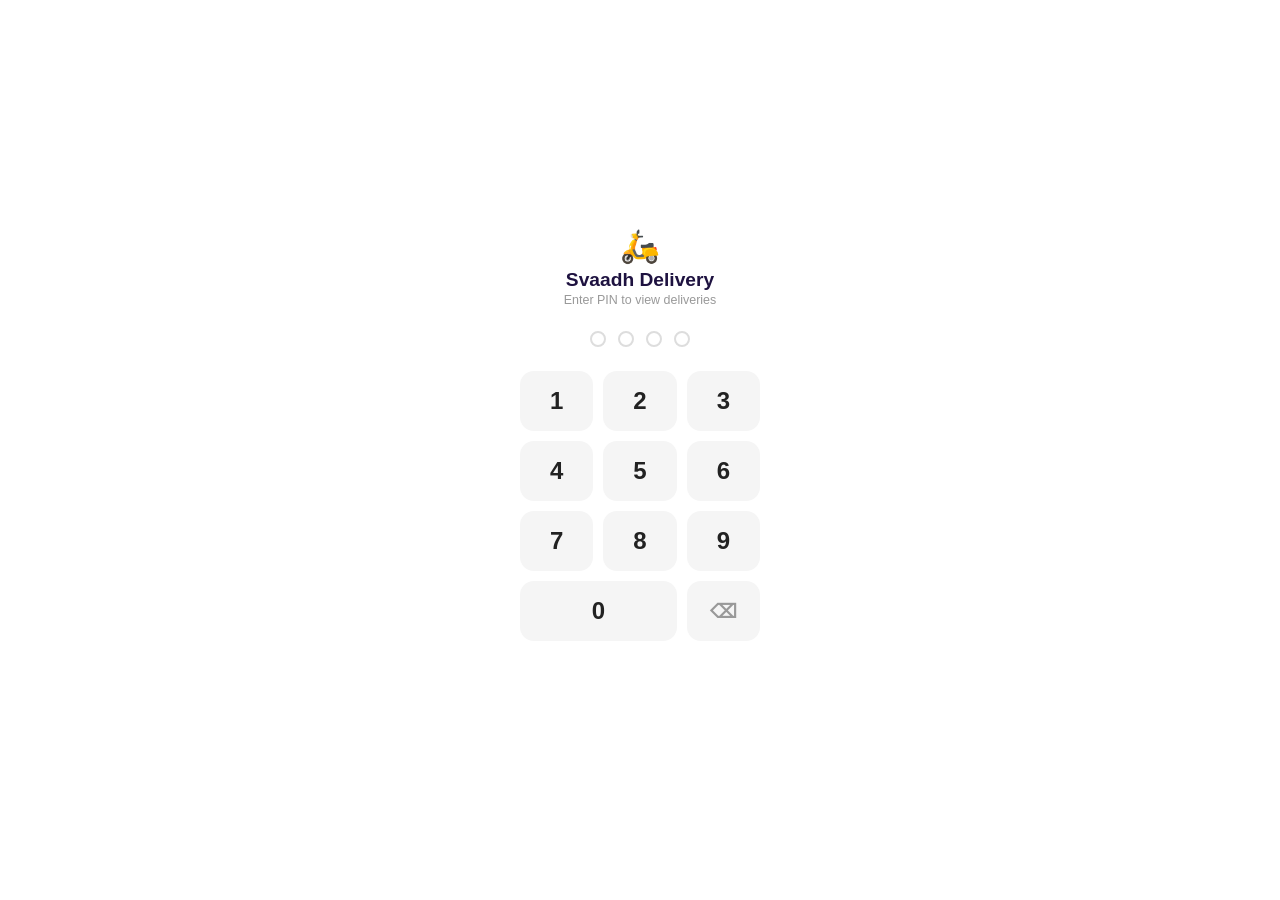
<file: docs/Admin/driver.html>
<!DOCTYPE html>
<html lang="mr">
<head>
  <!-- Single source of truth for the deployed version. The runtime
       compares this to the *_VERSION constant baked into the JS and
       silently hard-refreshes if they differ — closes the "user is
       running yesterday's cached HTML" gap. -->
  <meta name="app-version" content="v2026.06.06.1">
<meta charset="UTF-8">
<meta name="viewport" content="width=device-width, initial-scale=1.0">
<title>Svaadh Delivery</title>
<link rel="icon" type="image/x-icon" href="../images/svaadh-kitchen-hero.PNG">
<link rel="shortcut icon" href="../images/svaadh-kitchen-hero.PNG">
<link rel="stylesheet" href="../modals-svaadh.css">
<script src="../modals-svaadh.js"></script>
<style>
  *{box-sizing:border-box;margin:0;padding:0;-webkit-tap-highlight-color:transparent;}
  body{font-family:'Segoe UI',sans-serif;background:#f0f2f5;color:#222;min-height:100vh;}

  /* ── LOGIN ── */
  #loginWrap{position:fixed;inset:0;background:#fff;display:flex;align-items:center;justify-content:center;z-index:100;}
  .login-box{padding:32px 24px;width:100%;max-width:320px;text-align:center;}
  .login-logo{font-size:2rem;margin-bottom:4px;}
  .login-box h1{font-size:1.2rem;font-weight:700;color:#1E1240;margin-bottom:2px;}
  .login-box p{font-size:0.78rem;color:#999;margin-bottom:24px;}
  .pin-dots{display:flex;gap:12px;justify-content:center;margin-bottom:24px;}
  .pin-dot{width:16px;height:16px;border-radius:50%;border:2px solid #ddd;transition:all 0.15s;}
  .pin-dot.filled{background:#1E1240;border-color:#1E1240;}
  .pin-grid{display:grid;grid-template-columns:repeat(3,1fr);gap:10px;max-width:240px;margin:0 auto;}
  .pk{background:#f5f5f5;border:none;color:#222;font-size:1.5rem;font-weight:600;border-radius:14px;padding:16px;cursor:pointer;transition:background 0.1s;}
  .pk:active{background:#e0e0e0;}
  .pk.del{color:#999;font-size:1.2rem;}
  .pk.span2{grid-column:span 2;}
  .login-err{color:#c0392b;font-size:0.78rem;margin-top:14px;min-height:18px;}

  /* ── SHELL ── */
  #shell{display:none;padding-bottom:100px;}
  #shell.on{display:block;}

  /* ── TOP BAR ── */
  .topbar{background:#1E1240;color:#fff;padding:12px 16px;position:sticky;top:0;z-index:10;}
  .topbar-row1{display:flex;align-items:center;justify-content:space-between;}
  .topbar-title{font-size:1rem;font-weight:700;letter-spacing:0.03em;}
  .sync-badge{font-size:0.65rem;color:rgba(255,255,255,0.65);background:rgba(0,0,0,0.15);padding:2px 8px;border-radius:99px;}
  .topbar-date{display:flex;align-items:center;gap:8px;margin-top:8px;}
  .topbar-date input[type=date]{background:rgba(255,255,255,0.15);border:1px solid rgba(255,255,255,0.3);color:#fff;padding:5px 10px;border-radius:8px;font-size:0.8rem;flex:1;}
  .topbar-date input[type=date]::-webkit-calendar-picker-indicator{filter:invert(1);}
  .load-btn{background:#fff;color:#1E1240;border:none;font-weight:700;padding:6px 14px;border-radius:8px;cursor:pointer;font-size:0.8rem;white-space:nowrap;}
  .export-btn{background:#E8C840;color:#1a1400;border:none;font-weight:700;padding:6px 14px;border-radius:8px;cursor:pointer;font-size:0.8rem;white-space:nowrap;}
  .export-btn:active{background:#c9ab00;}

  /* ── EXPORT MODAL ── */
  .export-modal-overlay{position:fixed;inset:0;background:rgba(0,0,0,0.45);z-index:1000;display:flex;align-items:center;justify-content:center;padding:20px;}
  .export-modal{background:#fff;border-radius:16px;padding:24px 20px;width:100%;max-width:340px;box-shadow:0 8px 32px rgba(0,0,0,0.18);}
  .export-modal h3{margin:0 0 16px;font-size:1rem;color:#1E1240;}
  .export-modal label{display:block;font-size:0.78rem;font-weight:600;color:#555;margin-bottom:4px;margin-top:12px;}
  .export-modal select,.export-modal input[type=date]{width:100%;padding:8px 10px;border:1.5px solid #ddd;border-radius:8px;font-size:0.85rem;box-sizing:border-box;}
  .export-modal-actions{display:flex;gap:10px;margin-top:20px;}
  .export-modal-actions button{flex:1;padding:11px;border:none;border-radius:10px;font-weight:700;font-size:0.85rem;cursor:pointer;}
  .export-cancel-btn{background:#f0f0f0;color:#555;}
  .export-confirm-btn{background:#E8C840;color:#1a1400;}

  /* ── TABS ── */
  .tabs{display:flex;background:#fff;border-bottom:2px solid #eee;position:sticky;top:90px;z-index:9;}
  .tab{flex:1;padding:12px 4px;text-align:center;font-size:0.8rem;font-weight:600;color:#aaa;border:none;background:none;cursor:pointer;border-bottom:3px solid transparent;transition:all 0.15s;}
  .tab.active{color:#1E1240;border-bottom-color:#1E1240;}
  .tab-count{display:inline-block;background:#f0f0f0;color:#888;font-size:0.65rem;padding:1px 6px;border-radius:10px;margin-left:4px;}
  .tab.active .tab-count{background:#fde8e8;color:#1E1240;}

  /* ── PROGRESS STRIP ── */
  .progress-strip{background:#fff;border-bottom:1px solid #f0f0f0;padding:8px 14px;display:flex;align-items:center;gap:10px;}
  .progress-bar-wrap{flex:1;height:6px;background:#eee;border-radius:99px;overflow:hidden;}
  .progress-bar-fill{height:100%;background:#27ae60;border-radius:99px;transition:width 0.4s ease;}
  .progress-text{font-size:0.72rem;font-weight:700;color:#555;white-space:nowrap;}
  .progress-text.done{color:#27ae60;}
  /* cash-badge removed */

  /* ── AMOUNT BADGE ── */
  .amount-row{display:flex;align-items:center;justify-content:space-between;margin-bottom:10px;}
  .amount-badge{font-size:0.82rem;font-weight:700;padding:5px 12px;border-radius:8px;background:#eafaf1;color:#27ae60;}
  .amount-badge.postpaid{background:#e3f2fd;color:#1976d2;}

  /* ── CARD ACTIONS (3 buttons) ── */
  .btn-whatsapp{flex:1;background:#25d366;color:#fff;border:none;border-radius:10px;padding:11px;font-size:0.85rem;font-weight:700;cursor:pointer;text-decoration:none;text-align:center;display:block;}

  /* ── ALL DONE OVERLAY ── */
  .all-done-overlay{position:fixed;inset:0;background:rgba(0,0,0,0.55);display:flex;align-items:center;justify-content:center;z-index:200;}
  .done-box{background:#fff;border-radius:20px;padding:32px 24px;text-align:center;width:88%;max-width:340px;animation:popIn 0.35s cubic-bezier(0.34,1.56,0.64,1);}
  @keyframes popIn{from{transform:scale(0.7);opacity:0;}to{transform:scale(1);opacity:1;}}
  .done-emoji{font-size:3.5rem;margin-bottom:8px;}
  .done-title{font-size:1.3rem;font-weight:800;color:#27ae60;margin-bottom:4px;}
  .done-sub{font-size:0.82rem;color:#888;margin-bottom:20px;}
  .done-stats{display:grid;grid-template-columns:1fr 1fr;gap:10px;margin-bottom:22px;}
  .done-stat{background:#f8f8f8;border-radius:12px;padding:12px 8px;grid-column:span 2;}
  .done-stat-val{font-size:1.3rem;font-weight:800;color:#222;}
  .done-stat-lbl{font-size:0.68rem;color:#999;margin-top:2px;}
  .done-close{width:100%;padding:13px;background:#1E1240;color:#fff;border:none;border-radius:12px;font-size:1rem;font-weight:700;cursor:pointer;}

  /* ── ROUTE BAR ── */
  .route-bar{background:#fff;border-bottom:1px solid #eee;padding:8px 14px;display:flex;align-items:center;gap:10px;flex-wrap:wrap;}
  .route-btn{background:#1a73e8;color:#fff;border:none;border-radius:8px;padding:7px 14px;font-size:0.78rem;font-weight:700;cursor:pointer;display:flex;align-items:center;gap:5px;}
  .route-btn:active{background:#1558b0;}
  .route-btn.green{background:#27ae60;}
  .route-info{font-size:0.75rem;color:#555;flex:1;}
  .route-maps-link{font-size:0.78rem;font-weight:700;color:#1a73e8;text-decoration:none;padding:7px 12px;border:1.5px solid #1a73e8;border-radius:8px;white-space:nowrap;}

  /* ── CONTENT ── */
  .meal-panel{display:none;padding:12px 14px;}
  .meal-panel.active{display:block;}

  /* ── ORDER CARD ── */
  .order-card{background:#fff;border-radius:14px;padding:16px;margin-bottom:12px;box-shadow:0 1px 4px rgba(0,0,0,0.07);border-left:4px solid transparent;transition:border-color 0.2s;}
  .order-card.delivered{border-left-color:#27ae60;opacity:0.72;}
  .order-header{display:flex;align-items:center;justify-content:space-between;margin-bottom:6px;}
  .order-num{font-size:0.65rem;font-weight:700;color:#1E1240;letter-spacing:0.05em;}
  .delivered-time{font-size:0.68rem;font-weight:700;color:#27ae60;background:#eafaf1;padding:2px 8px;border-radius:99px;}
  .cust-name{font-size:1.05rem;font-weight:700;color:#111;margin-bottom:2px;}
  .cust-phone{font-size:0.85rem;color:#666;margin-bottom:10px;}
  .address-box{background:#f9f9f9;border-radius:8px;padding:10px 12px;margin-bottom:10px;font-size:0.82rem;color:#444;line-height:1.5;}

  /* ── MOBILE OPT ── */
  @media (max-width: 400px) {
    .topbar-title { font-size: 0.9rem; }
    .tab { font-size: 0.72rem; padding: 12px 2px; }
    .cust-name { font-size: 0.98rem; }
    .btn-whatsapp { font-size: 0.8rem; padding: 10px; }
  }
  .landmark{font-size:0.78rem;color:#888;margin-top:4px;}
  .landmark span{color:#e67e22;font-weight:600;}
  .notes-box{background:#fff8e1;border-radius:8px;padding:8px 12px;margin-bottom:10px;font-size:0.78rem;color:#856404;}
  .card-actions{display:flex;gap:8px;margin-bottom:10px;}
  .btn-call{flex:1;background:#27ae60;color:#fff;border:none;border-radius:10px;padding:11px;font-size:0.85rem;font-weight:700;cursor:pointer;text-decoration:none;text-align:center;display:block;}
  .btn-maps{flex:1;background:#1a73e8;color:#fff;border:none;border-radius:10px;padding:11px;font-size:0.85rem;font-weight:700;cursor:pointer;text-decoration:none;text-align:center;display:block;}
  .btn-maps.disabled{background:#ccc;pointer-events:none;}

  /* ── DELIVERED BUTTON ── */
  .btn-delivered{width:100%;padding:12px;border-radius:10px;border:2px dashed #ccc;background:#fafafa;color:#888;font-size:0.88rem;font-weight:700;cursor:pointer;transition:all 0.15s;display:flex;align-items:center;justify-content:center;gap:8px;}
  .btn-delivered:active{background:#f0f0f0;}
  .btn-delivered.done{border:2px solid #27ae60;background:#eafaf1;color:#27ae60;cursor:default;}

  /* ── EMPTY / LOADING ── */
  .empty{text-align:center;padding:48px 20px;color:#aaa;}
  .empty-icon{font-size:2.5rem;margin-bottom:8px;}
  .spinner{width:28px;height:28px;border:3px solid #eee;border-top-color:#1E1240;border-radius:50%;animation:spin 0.7s linear infinite;margin:40px auto;}
  @keyframes spin{to{transform:rotate(360deg);}}

  .wake-status {
    font-size: 0.65rem;
    font-weight: 700;
    color: rgba(255,255,255,0.6);
    background: rgba(0,0,0,0.1);
    padding: 2px 8px;
    border-radius: 99px;
    display: flex;
    align-items: center;
    gap: 4px;
    margin-right: 10px;
  }
  .wake-status.active {
    background: #27ae60;
    color: #fff;
  }
</style>
</head>
<body>

<!-- LOGIN -->
<div id="loginWrap">
  <div class="login-box">
    <div class="login-logo">🛵</div>
    <h1>Svaadh Delivery</h1>
    <p>Enter PIN to view deliveries</p>
    <div class="pin-dots">
      <div class="pin-dot" id="dd0"></div><div class="pin-dot" id="dd1"></div>
      <div class="pin-dot" id="dd2"></div><div class="pin-dot" id="dd3"></div>
    </div>
    <div class="pin-grid">
      <button class="pk" onclick="dp(1)">1</button><button class="pk" onclick="dp(2)">2</button><button class="pk" onclick="dp(3)">3</button>
      <button class="pk" onclick="dp(4)">4</button><button class="pk" onclick="dp(5)">5</button><button class="pk" onclick="dp(6)">6</button>
      <button class="pk" onclick="dp(7)">7</button><button class="pk" onclick="dp(8)">8</button><button class="pk" onclick="dp(9)">9</button>
      <button class="pk span2" onclick="dp(0)">0</button><button class="pk del" onclick="dx()">⌫</button>
    </div>
    <div class="login-err" id="dErr"></div>
  </div>
</div>

<!-- SHELL -->
<div id="shell">
  <div class="topbar">
    <div class="topbar-row1">
      <div class="topbar-title">🛵 Svaadh Delivery</div>
      <div style="display:flex;align-items:center;gap:12px;">
        <div id="wakeStatus" class="wake-status">⚡ Wake: Off</div>
        <span class="sync-badge" id="syncBadge">—</span>
        <button onclick="logout()" style="background:none;border:none;color:#fff;font-size:1.1rem;cursor:pointer;padding:4px;display:flex;align-items:center;justify-content:center;opacity:0.8;" title="Logout">🔐</button>
        <span id="appVerBadge" title="App version — auto-refreshes when a new build is deployed" style="font-size:0.62rem; color:rgba(255,255,255,0.55); font-weight:600; padding:1px 6px; border:1px solid rgba(255,255,255,0.2); border-radius:8px;"></span>
      </div>
    </div>
    <div class="topbar-date">
      <input type="date" id="datePicker" onchange="loadOrders()">
      <button class="load-btn" onclick="loadOrders()">↻ Refresh</button>
      <button class="export-btn" onclick="openExportModal()">⬇ Export</button>
      <button class="export-btn" onclick="rebuildRoute()" title="Learn the best stop order from the last 30 days of deliveries">🧭 Optimize route</button>
    </div>
    <div style="display:flex;align-items:center;gap:8px;padding:6px 4px 0;flex-wrap:wrap;">
      <span style="font-size:0.66rem;color:rgba(255,255,255,0.6);">Sort by:</span>
      <div style="display:inline-flex;border:1px solid rgba(255,255,255,0.25);border-radius:99px;overflow:hidden;">
        <button id="sortBtnRoute" onclick="setSortMode('route')" style="background:none;border:none;color:#fff;font-size:0.68rem;font-weight:700;padding:4px 12px;cursor:pointer;">🧭 Route</button>
        <button id="sortBtnName" onclick="setSortMode('name')" style="background:none;border:none;color:#fff;font-size:0.68rem;font-weight:700;padding:4px 12px;cursor:pointer;">🔤 A–Z</button>
      </div>
      <span id="routeStatus" style="font-size:0.62rem;color:rgba(255,255,255,0.55);"></span>
    </div>
  </div>

  <!-- EXPORT MODAL -->
  <div class="export-modal-overlay" id="exportModal" style="display:none;" onclick="if(event.target===this)closeExportModal()">
    <div class="export-modal">
      <h3>📋 Export Delivery Sheet</h3>
      <label>Date</label>
      <input type="date" id="exportDate">
      <label>Meal</label>
      <select id="exportMeal">
        <option value="Breakfast">🌅 Breakfast</option>
        <option value="Lunch">☀️ Lunch</option>
        <option value="Dinner">🌙 Dinner</option>
      </select>
      <div class="export-modal-actions">
        <button class="export-cancel-btn" onclick="closeExportModal()">Cancel</button>
        <button class="export-confirm-btn" onclick="confirmExport()">📄 Save to Drive</button>
      </div>
    </div>
  </div>

  <!-- TABS -->
  <div class="tabs">
    <button class="tab active" id="tab_Breakfast" onclick="switchTab('Breakfast')">🌅 Breakfast<span class="tab-count" id="cnt_Breakfast">0</span></button>
    <button class="tab" id="tab_Lunch" onclick="switchTab('Lunch')">☀️ Lunch<span class="tab-count" id="cnt_Lunch">0</span></button>
    <button class="tab" id="tab_Dinner" onclick="switchTab('Dinner')">🌙 Dinner<span class="tab-count" id="cnt_Dinner">0</span></button>
  </div>

  <!-- PROGRESS STRIP -->
  <div class="progress-strip" id="progressStrip" style="display:none;">
    <div class="progress-bar-wrap"><div class="progress-bar-fill" id="progressFill" style="width:0%"></div></div>
    <div class="progress-text" id="progressText">0 / 0</div>
    <!-- cash-badge removed -->
  </div>

  <!-- ALL DONE OVERLAY -->
  <div class="all-done-overlay" id="allDoneOverlay" style="display:none;">
    <div class="done-box">
      <div class="done-emoji">🎉</div>
      <div class="done-title">All Deliveries Done!</div>
      <div class="done-sub" id="doneSub">Great work today!</div>
      <div class="done-stats" id="doneStats"></div>
      <button class="done-close" onclick="document.getElementById('allDoneOverlay').style.display='none'">✓ Close</button>
    </div>
  </div>

  <!-- PANELS -->
  <div class="meal-panel active" id="panel_Breakfast"></div>
  <div class="meal-panel" id="panel_Lunch"></div>
  <div class="meal-panel" id="panel_Dinner"></div>
</div>

<script>
const APPS_SCRIPT_URL = "https://script.google.com/macros/s/AKfycbz-wwECc_mSh949babtRt8OAvFbnJJzH5X9JS_PsN-f-IMHeYkQMj54fwXRs6PevK0W/exec";

// ── FETCH WITH TIMEOUT (prevents GAS cold-start hangs) ──
async function fetchWithTimeout(url, options = {}, timeoutMs = 15000) {
  const controller = new AbortController();
  const id = setTimeout(() => controller.abort(), timeoutMs);
  try {
    const res = await fetch(url, { ...options, signal: controller.signal });
    return res;
  } finally {
    clearTimeout(id);
  }
}

// ── KITCHEN LOCATION — update to your actual kitchen lat/lng ──────────────────
// Current: approx Bhosale Nagar, Hadapsar, Pune
// Svaadh Kitchen — verified from Maps share link (!3d/!4d coords from URL)
const KITCHEN = { lat: 18.5034868, lng: 73.9337571 };

let D = { pin: "", sessionPin: "" };
let _ordersData = { Breakfast: [], Lunch: [], Dinner: [] };
let _pollTimer  = null;
// Learned delivery route: { meal: { societyKey: rank } } — drives undelivered sort.
let _deliveryRoute = {};
let _routeUpdated  = "";
let _lastData      = null; // last driver payload, for re-render on sort toggle
// Undelivered sort mode: "route" (learned building order) or "name" (A–Z). Persisted.
let _sortMode      = localStorage.getItem("sk_driver_sort") || "route";
let _routeDists = { Breakfast: null, Lunch: null, Dinner: null };
// Per-meal search query — kept independent so searching in Lunch never
// leaks into Breakfast/Dinner panels.
let _searchQuery = { Breakfast: "", Lunch: "", Dinner: "" };

function applyDriverSearch(meal, query) {
  if (typeof query === "string") _searchQuery[meal] = query;
  const q = (_searchQuery[meal] || "").toLowerCase().trim();
  const panel = document.getElementById("panel_" + meal);
  if (!panel) return;
  const cards = panel.querySelectorAll(".order-card[data-meal='" + meal + "']");
  let shown = 0;
  cards.forEach(card => {
    const name = card.getAttribute("data-search") || "";
    const match = !q || name.indexOf(q) !== -1;
    card.style.display = match ? "" : "none";
    if (match) shown++;
  });
  const meta = document.getElementById("searchMeta_" + meal);
  if (meta) {
    if (!q) meta.textContent = "";
    else if (shown === 0) meta.textContent = "No matches in " + meal;
    else meta.textContent = "Showing " + shown + " of " + cards.length;
  }
}

function clearDriverSearch(meal) {
  _searchQuery[meal] = "";
  const input = document.getElementById("search_" + meal);
  if (input) input.value = "";
  applyDriverSearch(meal, "");
}

    // ── APP VERSION + AUTO-UPDATE ──
    // Match this string to the <meta name="app-version"> tag in <head>.
    // On every page load we fetch the deployed HTML (cache-busted) and
    // compare its meta-version to this constant. If they differ, the
    // user is running cached/stale HTML — silently hard-reload so the
    // newest build always wins. No prompts.
    const DRIVER_VERSION = "v2026.06.06.1";
    (async function _versionCheck() {
      try {
        const badge = document.getElementById("appVerBadge");
        if (badge) badge.textContent = DRIVER_VERSION;
        const res = await fetch(window.location.pathname + "?_v=" + Date.now(), { cache: "no-store" });
        if (!res.ok) return;
        const html = await res.text();
        const m = html.match(/<meta\s+name=["']app-version["']\s+content=["']([^"']+)["']/i);
        if (m && m[1] && m[1] !== DRIVER_VERSION) {
          console.log("[Driver] Version mismatch: running=" + DRIVER_VERSION
                      + ", latest=" + m[1] + " — reloading to pick up new build");
          const sep = window.location.href.indexOf("?") === -1 ? "?" : "&";
          window.location.replace(window.location.href + sep + "_v=" + Date.now());
        }
      } catch (_) { /* network blip — try again next load */ }
    })();

// ── RATE LIMITING ──
let attempts = 0;
let lockoutEnd = 0;
function isLocked() {
  if (Date.now() < lockoutEnd) {
    const s = Math.ceil((lockoutEnd - Date.now()) / 1000);
    document.getElementById("dErr").textContent = `Too many attempts. Wait ${s}s.`;
    return true;
  }
  if (lockoutEnd !== 0) {
    lockoutEnd = 0; attempts = 0;
    document.getElementById("dErr").textContent = "";
  }
  return false;
}

// ── PIN ────────────────────────────────────────────────────────────────────────
let pinAuthInProgress = false;
function dp(n) {
  if (isLocked() || pinAuthInProgress) return;
  if (D.pin.length >= 4) return;
  D.pin += String(n);
  renderDots();
  if (D.pin.length === 4) verifyPin();
}
function dx() { 
  if (pinAuthInProgress) return;
  D.pin = D.pin.slice(0,-1); 
  renderDots(); 
  document.getElementById("dErr").textContent = ""; 
}
function renderDots() {
  for (let i=0;i<4;i++) document.getElementById("dd"+i).classList.toggle("filled", i < D.pin.length);
}

async function verifyPin(autoPin) {
  if (isLocked()) return;
  if (!autoPin) {
     document.getElementById("dErr").textContent = "Logging you in...";
     pinAuthInProgress = true;
     sLoading(true, "Logging you in...");
  }
  
  const pinToVerify = autoPin || D.pin;
  try {
    const today = todayIST();
    const res   = await fetchWithTimeout(`${APPS_SCRIPT_URL}?action=getDriverOrders&date=${today}&pin=${pinToVerify}&_t=${Date.now()}`);
    const data  = await res.json();
    if (data.error) {
      if (!autoPin) {
        attempts++;
        if (attempts >= 5) {
          lockoutEnd = Date.now() + 60000;
          document.getElementById("dErr").textContent = "Too many attempts. Wait 60s.";
        } else {
          document.getElementById("dErr").textContent = "Incorrect PIN — Please try again";
        }
        D.pin = ""; renderDots();
      } else {
        localStorage.removeItem('sk-driver-pin');
      }
      return;
    }
    attempts = 0;
    D.sessionPin = pinToVerify;
    localStorage.setItem('sk-driver-pin', D.sessionPin); 
    D.pin = ""; renderDots();
    document.getElementById("loginWrap").style.display = "none";
    document.getElementById("shell").classList.add("on");
    document.getElementById("datePicker").value = today;
    renderAll(data);
    autoSwitchMeal();
    startPoll();
  } catch(e) {
    D.pin = ""; renderDots();
    if (autoPin) {
      // Auto-login failed (likely GAS cold-start or timeout) — clear saved PIN
      // and prompt driver to enter it manually
      localStorage.removeItem('sk-driver-pin');
      document.getElementById("dErr").textContent = "Auto-login failed — please enter PIN manually";
    } else {
      attempts++;
      if (attempts >= 5) {
        lockoutEnd = Date.now() + 60000;
        document.getElementById("dErr").textContent = "Too many attempts. Wait 60s.";
      } else {
        document.getElementById("dErr").textContent = e.name === 'AbortError'
          ? "Connection timed out — please try again"
          : "Incorrect PIN — Please try again";
      }
    }
  } finally {
    pinAuthInProgress = false;
    sLoading(false);
  }
}

async function logout() {
  if (!await sConfirm("Are you sure you want to logout?", "Logout", "🔐")) return;
  localStorage.removeItem('sk-driver-pin');
  window.location.reload();
}

function todayIST() {
  return new Date(new Date().getTime() + 5.5*3600000).toISOString().slice(0,10);
}
function autoSwitchMeal() {
  const h = new Date(new Date().getTime() + 5.5*3600000).getUTCHours();
  if (h < 10) switchTab("Breakfast");
  else if (h < 15) switchTab("Lunch");
  else switchTab("Dinner");
}

// ── LOAD ──────────────────────────────────────────────────────────────────────
async function loadOrders() {
  const date = document.getElementById("datePicker").value;
  if (!date) return;
  sLoading(true, "Fetching data...");
  ["Breakfast","Lunch","Dinner"].forEach(m => {
    document.getElementById("panel_"+m).innerHTML = `<div class="spinner"></div>`;
  });
  try {
    // Fetch orders + the learned delivery route together.
    const [res, routeRes] = await Promise.all([
      fetchWithTimeout(`${APPS_SCRIPT_URL}?action=getDriverOrders&date=${date}&pin=${D.sessionPin}&_t=${Date.now()}`),
      fetch(`${APPS_SCRIPT_URL}?action=getDeliveryRoute&pin=${D.sessionPin}&_t=${Date.now()}`).catch(() => null)
    ]);
    const data = await res.json();
    if (data.error) throw new Error(data.error);
    if (routeRes) {
      try {
        const rd = await routeRes.json();
        if (rd && rd.success) { _deliveryRoute = rd.route || {}; _routeUpdated = rd.updated || ""; }
      } catch (e) {}
    }
    updateRouteStatus();
    updateSortToggleUI();
    renderAll(data);
    setSyncBadge();
    stopPoll(); startPoll();
  } catch(e) {
    ["Breakfast","Lunch","Dinner"].forEach(m => {
      document.getElementById("panel_"+m).innerHTML =
        `<div class="empty"><div class="empty-icon">⚠️</div>${e.message}</div>`;
    });
  } finally {
    sLoading(false);
  }
}

// ── AUTO-POLL (delivery status sync every 5m) ────────────────────────────────
function startPoll()  { stopPoll(); _pollTimer = setInterval(silentPoll, 300000); }
function stopPoll()   { if (_pollTimer) clearInterval(_pollTimer); }

async function silentPoll() {
  const date = document.getElementById("datePicker").value;
  if (!date || !D.sessionPin) return;
  try {
    const res  = await fetch(`${APPS_SCRIPT_URL}?action=getDriverOrders&date=${date}&pin=${D.sessionPin}&_t=${Date.now()}`);
    const data = await res.json();
    if (data.error) return;
    // Only update delivery badges — don't re-render cards
    let anyUpdate = false;
    ["Breakfast","Lunch","Dinner"].forEach(meal => {
      (data.meals[meal] || []).forEach(o => {
        if (!o.submissionId) return;
        const btn  = document.getElementById("dbtn_"+o.submissionId);
        const card = document.getElementById("dcard_"+o.submissionId);
        if (o.deliveredAt && btn && !btn.classList.contains("done")) {
          btn.className = "btn-delivered done";
          btn.innerHTML = `✅ Delivered at ${fmtTime(o.deliveredAt)}`;
          if (card) { card.classList.add("delivered"); }
          const tBadge = document.getElementById("dtag_"+o.submissionId);
          if (tBadge) { tBadge.style.display=""; tBadge.textContent = `✅ ${fmtTime(o.deliveredAt)}`; }
          // Update local data + push to bottom
          const local = (_ordersData[meal]||[]).find(lo=>lo.submissionId===o.submissionId);
          if (local && !local.deliveredAt) {
            local.deliveredAt = o.deliveredAt;
            setTimeout(()=>{ const panel=document.getElementById("panel_"+meal); if(card&&panel)panel.appendChild(card); }, 300);
            anyUpdate = true;
          }
        }
      });
      if (anyUpdate) updateProgress(meal);
    });
    setSyncBadge();
  } catch(e) {}
}

function setSyncBadge() {
  const now = new Date(new Date().getTime() + 5.5*3600000);
  document.getElementById("syncBadge").textContent =
    `Synced ${now.getUTCHours()}:${String(now.getUTCMinutes()).padStart(2,"0")}`;
}

// ── SORT MODE TOGGLE ────────────────────────────────────────────────────────
function setSortMode(mode) {
  _sortMode = (mode === "name") ? "name" : "route";
  localStorage.setItem("sk_driver_sort", _sortMode);
  updateSortToggleUI();
  if (_lastData) renderAll(_lastData);
}

function updateSortToggleUI() {
  const on  = "background:#fff;color:#1a8c4a;";
  const off = "background:none;color:#fff;";
  const r = document.getElementById("sortBtnRoute");
  const n = document.getElementById("sortBtnName");
  if (r) r.style.cssText = "border:none;font-size:0.68rem;font-weight:700;padding:4px 12px;cursor:pointer;" + (_sortMode === "route" ? on : off);
  if (n) n.style.cssText = "border:none;font-size:0.68rem;font-weight:700;padding:4px 12px;cursor:pointer;" + (_sortMode === "name" ? on : off);
}

// ── DELIVERY ROUTE ──────────────────────────────────────────────────────────
function updateRouteStatus() {
  const el = document.getElementById("routeStatus");
  if (!el) return;
  const buildings = Object.keys((_deliveryRoute && _deliveryRoute.Lunch) || {}).length
                 || Object.keys((_deliveryRoute && _deliveryRoute.Dinner) || {}).length;
  el.textContent = _routeUpdated
    ? `🧭 Route: ${buildings} building(s) · learned ${_routeUpdated}`
    : `🧭 Route: not learned yet — tap "Optimize route" after a few days of deliveries`;
}

async function rebuildRoute() {
  if (!confirm("Re-learn the delivery route from your delivered orders (data window: 5 Jun – 4 Jul 2026)?\n\nThis reads the order in which you marked deliveries and sorts each meal's stops by building. You can run this anytime.")) return;
  sLoading(true, "Learning route from last 30 days…");
  try {
    const res  = await fetchWithTimeout(`${APPS_SCRIPT_URL}?action=buildDeliveryRoute&days=30&pin=${D.sessionPin}&_t=${Date.now()}`);
    const data = await res.json();
    if (!data.success) throw new Error(data.error || "Could not build route");
    if (!data.count) {
      alert("ℹ️ Nothing to learn yet.\n\nThe route is built from DELIVERED orders dated 5 Jun – 4 Jul 2026 that have a building/society name. Mark a few deliveries (in the order you actually stop), then tap this again.");
    } else {
      const pm = data.perMeal || {};
      const breakdown = ["Breakfast", "Lunch", "Dinner"].map(m => `${m}: ${pm[m] || 0}`).join("  ·  ");
      alert(`✅ Route updated (separate per meal):\n${breakdown}\n\n${data.count} building-stops learned in total. Reloading in route order.`);
    }
    await loadOrders();
  } catch (e) {
    alert("⚠️ " + e.message);
  } finally {
    sLoading(false);
  }
}

// ── RENDER ────────────────────────────────────────────────────────────────────
function renderAll(data) {
  _lastData = data; // remember for re-render when the sort toggle changes
  ["Breakfast","Lunch","Dinner"].forEach(meal => {
    const raw = ((data.meals || {})[meal] || []);
    // Undelivered (top) sort depends on the driver's chosen mode:
    //   "route" → learned building order (society grouped in his preferred stop
    //             sequence; unknown buildings sink to bottom; within: wing→flat→name)
    //   "name"  → simple A–Z by customer name (helpful early, before route is learned)
    // Delivered (bottom): always by time delivered (oldest→newest) — a running log.
    const routeMap = _deliveryRoute[meal] || {};
    const socKey = (o) => String(o.society || o.area || "").trim().toLowerCase().replace(/\s+/g, " ");
    const routeRank = (o) => {
      const r = routeMap[socKey(o)];
      return (typeof r === "number" && r > 0) ? r : 9999; // unknown → bottom
    };
    const byName = (a, b) => String(a.name || "").localeCompare(String(b.name || ""), undefined, { sensitivity: "base" });
    const byRoute = (a, b) => {
      const ra = routeRank(a), rb = routeRank(b);
      if (ra !== rb) return ra - rb;
      // Tie → keep buildings together (alphabetical society), then wing/flat/name.
      const sa = socKey(a), sb = socKey(b);
      if (sa !== sb) return sa.localeCompare(sb);
      const wa = String(a.wing || "").toLowerCase(), wb = String(b.wing || "").toLowerCase();
      if (wa !== wb) return wa.localeCompare(wb);
      const fa = parseInt(a.flat, 10) || 0, fb = parseInt(b.flat, 10) || 0;
      if (fa !== fb) return fa - fb;
      return byName(a, b);
    };
    const byDeliveredTime = (a, b) => {
      const ta = a.deliveredAt ? new Date(a.deliveredAt).getTime() : 0;
      const tb = b.deliveredAt ? new Date(b.deliveredAt).getTime() : 0;
      return ta - tb;
    };
    const undeliveredSort = (_sortMode === "name") ? byName : byRoute;
    const orders = [
      ...raw.filter(o => !o.deliveredAt).sort(undeliveredSort),
      ...raw.filter(o => o.deliveredAt).sort(byDeliveredTime)
    ];
    _ordersData[meal] = orders;
    document.getElementById("cnt_"+meal).textContent = orders.length;
    document.getElementById("panel_"+meal).innerHTML = renderMealPanel(orders, meal);
    // Re-apply any active search query for this meal after re-render.
    applyDriverSearch(meal);
  });
  // Show progress for the currently active tab
  const activeMeal = ["Breakfast","Lunch","Dinner"].find(m =>
    document.getElementById("tab_"+m).classList.contains("active")) || "Breakfast";
  updateProgress(activeMeal);
}

function updateProgress(meal) {
  const orders = _ordersData[meal] || [];
  const total  = orders.length;
  const done   = orders.filter(o => o.deliveredAt).length;
  const strip  = document.getElementById("progressStrip");
  const fill   = document.getElementById("progressFill");
  const text   = document.getElementById("progressText");
  if (!total) { strip.style.display = "none"; return; }
  strip.style.display = "flex";
  const pct = Math.round(done/total*100);
  fill.style.width  = pct + "%";
  text.textContent  = `${done} / ${total} delivered`;
  text.className    = "progress-text" + (done===total ? " done" : "");
  // Tab count shows remaining
  const remaining = total - done;
  document.getElementById("cnt_"+meal).textContent = remaining > 0 ? remaining : "✓";
  // Cash badge logic removed
  // Check if all done
  if (done === total && total > 0) checkAllDone(meal);
}

function checkAllDone(meal) {
  const orders   = _ordersData[meal] || [];
  const total    = orders.length;
  // Audit Fix #1: Define km from _routeDists to prevent ReferenceError
  const km = _routeDists[meal] || null;
  document.getElementById("doneStats").innerHTML = `
    <div class="done-stat"><div class="done-stat-val">${total}</div><div class="done-stat-lbl">Deliveries Completed</div></div>
    ${km ? `<div class="done-stat"><div class="done-stat-val">~${km} km</div><div class="done-stat-lbl">Estimated Route</div></div>` : ""}
    <div class="done-stat"><div class="done-stat-val">${fmtTime(new Date().toISOString())}</div><div class="done-stat-lbl">Finished At</div></div>
  `;
  document.getElementById("allDoneOverlay").style.display = "flex";
}

function renderMealPanel(orders, meal) {
  if (!orders.length) {
    return `<div class="empty"><div class="empty-icon">😴</div>No deliveries for ${meal}</div>`;
  }

  const selectedDate = document.getElementById("datePicker").value;
  const localEnRouteKey = `sk_enroute_${selectedDate}_${meal}`;
  const isLocallyEnRoute = localStorage.getItem(localEnRouteKey) === 'true';

  // Apply persistence override immediately
  if (isLocallyEnRoute) {
    orders.forEach(o => { if (!o.deliveredAt) o.enRouteAt = o.enRouteAt || new Date().toISOString(); });
  }

  // Count geocodable orders for route button
  const canOptimize = orders.some(o => extractCoords(o));

  const today = todayIST();
  const nowRaw = new Date(new Date().getTime() + 5.5*3600000);
  const hour = nowRaw.getUTCHours() + nowRaw.getUTCMinutes()/60;
  
  const SLOT_TIMES = { Breakfast: 7.5, Lunch: 10, Dinner: 17.5 }; // 07:30, 10:00, 17:30
  const isToday = (selectedDate === today);
  const timeReached = hour >= (SLOT_TIMES[meal] || 0);
  const canStart = isToday && timeReached;
  
  // Detect if delivery trip already started for this meal (now includes localStorage check)
  const isEnRoute = orders.some(o => o.enRouteAt);

  // Glitch recovery: delivery was started but some points are still locked
  // (no enRouteAt, not delivered). Offer a Restart to re-open just those.
  const lockedCount = orders.filter(o => !o.enRouteAt && !o.deliveredAt).length;
  const showRestart = isToday && timeReached && isEnRoute && lockedCount > 0;

  const fmtSlotTime = (t) => {
    const h = Math.floor(t), m = (t % 1) * 60;
    return `${String(h).padStart(2,'0')}:${String(m).padStart(2,'0')} ${h>=12?'PM':'AM'}`;
  };

  const statusMsg = !isToday ? "Future delivery cannot be started" : 
                    (!timeReached ? `Opening at ${fmtSlotTime(SLOT_TIMES[meal])}` : "");

  // Determine Button State
  let btnClass = canStart ? 'green' : '';
  let btnText = canStart ? `🚀 Start ${meal} Delivery` : `🔒 ${meal} Locked`;
  let btnAttr = !canStart ? 'disabled style="background:#888;box-shadow:none;opacity:0.6;"' : 'style="padding:10px 14px;font-size:0.85rem;box-shadow:0 3px 10px rgba(39,174,96,0.3);"';

  if (isEnRoute) {
    btnClass = "green done";
    btnText = `🚗 ${meal} Out for Delivery`;
    btnAttr = 'disabled style="padding:10px 14px;font-size:0.85rem;box-shadow:none;opacity:0.8;"';
  }

  // Per-meal search bar — scoped to this meal only so searching in Lunch
  // never reaches Breakfast/Dinner cards.
  const prevQuery = (_searchQuery && _searchQuery[meal]) || "";
  const searchBar = `<div class="driver-search-bar" style="padding:10px 12px 0;background:#fff;">
    <div style="position:relative;">
      <input type="search" id="search_${meal}" placeholder="🔍 Search customer name…" value="${prevQuery.replace(/"/g,'&quot;')}"
             oninput="applyDriverSearch('${meal}', this.value)"
             style="width:100%;padding:8px 32px 8px 12px;font-size:0.85rem;border:1.5px solid #ddd;border-radius:10px;font-family:inherit;box-sizing:border-box;background:#fafafa;">
      ${prevQuery ? `<button type="button" onclick="clearDriverSearch('${meal}')" aria-label="Clear" style="position:absolute;right:6px;top:50%;transform:translateY(-50%);background:none;border:none;cursor:pointer;font-size:1rem;color:#888;padding:4px 8px;">✕</button>` : ""}
    </div>
    <div id="searchMeta_${meal}" style="font-size:0.7rem;color:#888;margin-top:4px;min-height:14px;"></div>
  </div>`;

  const routeBar = `<div class="route-bar" id="routeBar_${meal}" style="border-bottom:2.5px solid #1E1240;">
    <button class="route-btn ${btnClass}" 
            onclick="markAllEnRoute('${meal}')" 
            id="startBtn_${meal}" 
            ${btnAttr}>
      ${btnText}
    </button>
    ${showRestart ? `<button class="route-btn" onclick="restartDelivery('${meal}')" title="Re-unlock delivery points still showing 'Start Delivery to Unlock' (delivered orders stay delivered)" style="background:#e67e22;">↻ Restart Delivery</button>` : ""}
    ${(!isEnRoute && statusMsg) ? `<span style="font-size:0.7rem;color:#1E1240;font-weight:700;margin-left:4px;">${statusMsg}</span>` : ""}
    ${canOptimize
      ? `<button class="route-btn" onclick="optimizeRoute('${meal}')">🗺 Optimize Route</button>`
      : ""}
    <span class="route-info" id="routeInfo_${meal}"></span>
    <a id="routeLink_${meal}" class="route-maps-link" style="display:none;" target="_blank">📍 Open in Maps</a>
    <a href="https://www.google.com/maps/search/?api=1&query=${KITCHEN.lat},${KITCHEN.lng}"
       target="_blank"
       style="font-size:0.62rem;color:#888;text-decoration:none;margin-left:auto;"
       title="Verify kitchen start/end point">🏠 Kitchen pin</a>
  </div>`;

  return searchBar + routeBar + orders.map((o, i) => renderCard(o, i, meal)).join("");
}

function renderCard(o, i, meal) {
  const hasMap      = o.maps && o.maps.startsWith("http");
  const hasPhone    = o.phone && o.phone.length >= 10;
  const isDelivered = !!o.deliveredAt;
  const waText      = encodeURIComponent(`✅ Hi ${o.name}! Your ${meal} has been delivered. 🙏 If you don't see it at your door, please check the bag kept outside — that's where we place it. 🛍️ (Keeping a bag out helps us deliver everyone's meals faster!) Thank you!`);
  const waNum       = hasPhone ? "91" + o.phone.replace(/\D/g,"").slice(-10) : "";

  // ── DYNAMIC ADDRESS OVERRIDE ──
  let displayArea = o.area || "";
  let displayAddr = o.address || "";
  let displayLandmark = o.landmark || "";
  
  if (o.mealAddresses) {
    try {
      const ma = JSON.parse(o.mealAddresses);
      const mData = ma[meal];
      if (mData && mData.area) {
        displayArea = mData.area;
        if (displayArea.toLowerCase().includes("pickup")) {
          // If profile says pickup, ensure it shows as pickup
        } else {
          // Use profile address components if it's a specific delivery location
          const parts = [
            mData.wing ? `Wing ${mData.wing}` : "",
            mData.flat ? `Flat ${mData.flat}` : "",
            mData.floor ? `${mData.floor} Floor` : "",
            mData.society || "",
            mData.area || ""
          ].filter(Boolean);
          displayAddr = parts.join(", ");
          displayLandmark = mData.landmark || "";
        }
      }
    } catch(e) { console.warn("Error parsing mealAddresses override", e); }
  }
  const isPickup = displayArea.toLowerCase().includes("pickup");

  return `<div class="order-card${isDelivered?" delivered":""}" id="dcard_${o.submissionId}" data-meal="${meal}" data-search="${String(o.name||"").toLowerCase().replace(/"/g,'&quot;')}">
    <div class="order-header">
      <div class="order-num">DELIVERY #${i+1}</div>
      ${isDelivered
        ? `<div class="delivered-time" id="dtag_${o.submissionId}">✅ ${fmtTime(o.deliveredAt)}</div>`
        : `<div class="delivered-time" id="dtag_${o.submissionId}" style="display:none;"></div>`}
    </div>
    <div class="cust-name">${o.name || "—"}</div>
    <div class="cust-phone">${hasPhone ? "📞 "+o.phone : ""}</div>
    <div class="address-box">
      ${isPickup 
        ? `<div style="color:#d32f2f; font-size:1.1rem; font-weight:800; display:flex; align-items:center; gap:6px; margin-bottom:4px;">🏠 SELF PICKUP</div><div style="font-size:0.8rem; color:#666;">Customer set "${displayArea}" in profile</div>`
        : `📍 ${displayAddr || "Address not available"}
          ${displayArea ? `<br><span style="color:#888;font-size:0.72rem;">📌 ${displayArea}</span>` : ""}
          ${displayLandmark ? `<div class="landmark">🏢 Landmark: <span>${displayLandmark}</span></div>` : ""}`
      }
    </div>
    
    <div style="display:flex; flex-direction:column; gap:8px; margin-bottom:12px;">
      <div style="background:#e3f2fd; border-radius:10px; padding:10px 14px; font-size:0.85rem; color:#1565c0; font-weight:700; border: 1px solid #bbdefb; display:flex; align-items:center; gap:8px;">
        <span>🚚</span> <span>Instruction : ${o.deliveryPoint || "Handover at Doorstep"}</span>
      </div>
      ${o.notes ? `<div class="notes-box" style="margin-bottom:0; padding:10px 14px; font-size:0.85rem; border: 1px solid #ffe082;">📝 Special instructions for driver staff (optional): ${o.notes}</div>` : ""}
    </div>

    <div class="card-actions">
      ${hasPhone
        ? `<a class="btn-call" href="tel:${o.phone}">📞 Call</a>`
        : `<span class="btn-call" style="background:#ccc;pointer-events:none;">No number</span>`}
      ${(hasMap && !isPickup)
        ? `<a class="btn-maps" href="${o.maps}" target="_blank">🗺 Maps</a>`
        : `<span class="btn-maps disabled">No map</span>`}
      ${hasPhone
        ? `<a class="btn-whatsapp" href="https://wa.me/${waNum}?text=${waText}" target="_blank">💬</a>`
        : ""}
    </div>
    ${(() => {
       const c = extractCoords(o);
       if (!c) return `<div style="margin-top:6px;font-size:0.65rem;color:#c0392b;">⚠️ No coordinates extracted — this stop will be skipped during route optimization</div>`;
       return `<div style="margin-top:6px;font-size:0.65rem;color:#888;">
         📍 Pin used:
         <a href="https://www.google.com/maps/search/?api=1&query=${c.lat},${c.lng}" target="_blank"
            style="color:#1a73e8;text-decoration:none;font-weight:600;">${c.lat.toFixed(6)}, ${c.lng.toFixed(6)}</a>
       </div>`;
     })()}
    <div style="margin-top:10px;">
      <button class="btn-delivered${isDelivered?" done":""}" 
        style="width:100%;margin-top:0;padding:14px;font-size:1rem;${(!o.enRouteAt && !isDelivered) ? 'opacity:0.5; cursor:not-allowed;' : ''}" 
        id="dbtn_${o.submissionId}"
        onclick="markDelivered('${o.submissionId}','${meal}',this)"
        ${(isDelivered || !o.enRouteAt) ? "disabled" : ""}>
        ${o.enRouteAt && !isDelivered ? `<span style="float:left;">🚗</span>` : ""}
        ${isDelivered ? `✅ Delivered at ${fmtTime(o.deliveredAt)}` : (!o.enRouteAt ? "🔒 Start Delivery to Unlock" : "⬜ Mark Delivered")}
      </button>
    </div>
  </div>`;
}

// ── OFFLINE DELIVERY QUEUE ───────────────────────────────────────────────────
// If markDelivered fails (no signal), we queue it in localStorage and flush later.
const _OFFLINE_KEY = "sk_driver_offline_queue";

function _queueDelivery(submissionId, meal, deliveredAt) {
  let q = [];
  try { q = JSON.parse(localStorage.getItem(_OFFLINE_KEY) || "[]"); } catch(e) {}
  // Deduplicate by submissionId
  if (!q.find(x => x.submissionId === submissionId)) {
    q.push({ submissionId, meal, deliveredAt, pin: D.sessionPin });
    localStorage.setItem(_OFFLINE_KEY, JSON.stringify(q));
    _showOfflineBadge(q.length);
  }
}
// Queue a failed "Start Delivery" (batchMarkEnRoute) for background sync.
// The UI is already unlocked optimistically; this only retries the server write.
function _queueEnRoute(submissionIds, enRouteAt) {
  let q = [];
  try { q = JSON.parse(localStorage.getItem(_OFFLINE_KEY) || "[]"); } catch(e) {}
  q.push({ type: "enroute", submissionIds, enRouteAt, pin: D.sessionPin });
  localStorage.setItem(_OFFLINE_KEY, JSON.stringify(q));
  _showOfflineBadge(q.length);
}
function _showOfflineBadge(count) {
  let badge = document.getElementById("offlineQueueBadge");
  if (!badge) {
    badge = document.createElement("div");
    badge.id = "offlineQueueBadge";
    badge.onclick = _flushOfflineQueue;
    badge.style.cssText = "position:fixed;bottom:20px;left:50%;transform:translateX(-50%);background:#e67e22;color:#fff;font-size:0.78rem;font-weight:700;padding:8px 16px;border-radius:20px;cursor:pointer;z-index:9999;box-shadow:0 2px 8px rgba(0,0,0,0.3);";
    document.body.appendChild(badge);
  }
  badge.textContent = `⚠️ ${count} update(s) offline — tap to sync`;
  badge.style.display = count > 0 ? "block" : "none";
}

async function _flushOfflineQueue() {
  let q = [];
  try { q = JSON.parse(localStorage.getItem(_OFFLINE_KEY) || "[]"); } catch(e) {}
  if (!q.length) return;
  let flushed = 0;
  const remaining = [];
  for (const item of q) {
    try {
      // Queued "Start Delivery" batch (UI already unlocked optimistically)
      if (item.type === "enroute") {
        const res  = await fetch(APPS_SCRIPT_URL, {method:"POST",
          body: JSON.stringify({_action:"batchMarkEnRoute", pin: item.pin || D.sessionPin, submissionIds: item.submissionIds, enRouteAt: item.enRouteAt})});
        const data = await res.json();
        if (data.success) flushed++; else remaining.push(item);
        continue;
      }
      const res  = await fetch(APPS_SCRIPT_URL, {method:"POST",
        body: JSON.stringify({_action:"markDelivered", pin: item.pin || D.sessionPin, submissionId: item.submissionId, deliveredAt: item.deliveredAt})});
      const data = await res.json();
      if (data.success) {
        flushed++;
        // Update UI if card still visible
        const btn = document.getElementById("dbtn_"+item.submissionId);
        if (btn && !btn.classList.contains("done")) {
          btn.className = "btn-delivered done";
          btn.innerHTML = `✅ Delivered at ${fmtTime(item.deliveredAt)}`;
        }
        const card = document.getElementById("dcard_"+item.submissionId);
        if (card) card.classList.add("delivered");
      } else { remaining.push(item); }
    } catch(e) { remaining.push(item); }
  }
  localStorage.setItem(_OFFLINE_KEY, JSON.stringify(remaining));
  _showOfflineBadge(remaining.length);
  if (flushed) silentPoll(); // refresh delivery counts
}

// Flush queue on connectivity restored or tab becomes visible
window.addEventListener("online", _flushOfflineQueue);
document.addEventListener("visibilitychange", () => { if (!document.hidden && navigator.onLine) _flushOfflineQueue(); });

// Check on load for any pending offline items
window.addEventListener("load", () => {
  try {
    const q = JSON.parse(localStorage.getItem(_OFFLINE_KEY) || "[]");
    if (q.length) _showOfflineBadge(q.length);
  } catch(e) {}
});

// ── MARK DELIVERED ────────────────────────────────────────────────────────────
async function markDelivered(submissionId, meal, btn) {
  if (!submissionId || btn.classList.contains("done")) return;
  sBtnLoading(btn, true, "Marking");
  const deliveredAt = new Date().toISOString(); // proper UTC — fmtTime adds +5:30 for display

  // Optimistically update UI immediately for better field UX
  btn.className = "btn-delivered done";
  btn.innerHTML = `✅ Delivered at ${fmtTime(deliveredAt)}`;
  const card = document.getElementById("dcard_"+submissionId);
  if (card) card.classList.add("delivered");
  const tag = document.getElementById("dtag_"+submissionId);
  if (tag) { tag.style.display=""; tag.textContent = `✅ ${fmtTime(deliveredAt)}`; }
  const order = (_ordersData[meal]||[]).find(o=>o.submissionId===submissionId);
  if (order) order.deliveredAt = deliveredAt;
  updateProgress(meal);
  setTimeout(() => { const panel = document.getElementById("panel_"+meal); if (card && panel) panel.appendChild(card); }, 500);

  try {
    const res  = await fetch(APPS_SCRIPT_URL, {method:"POST",
      body: JSON.stringify({_action:"markDelivered", pin:D.sessionPin, submissionId, deliveredAt})});
    const data = await res.json();
    if (!data.success) throw new Error(data.error || "Failed");
    // Success — clear any stale offline queue entry for this order
    try {
      let q = JSON.parse(localStorage.getItem(_OFFLINE_KEY) || "[]");
      q = q.filter(x => x.submissionId !== submissionId);
      localStorage.setItem(_OFFLINE_KEY, JSON.stringify(q));
      _showOfflineBadge(q.length);
    } catch(e) {}
  } catch(e) {
    // Network failure — queue for later sync
    _queueDelivery(submissionId, meal, deliveredAt);
  }
}

async function markAllEnRoute(meal) {
  const orders = _ordersData[meal] || [];
  if (!orders.length) return;
  const count = orders.filter(o => !o.enRouteAt && !o.deliveredAt).length;
  if (count === 0) { await sAlert("All orders for " + meal + " are already marked as out for delivery!", "Notice", "ℹ️"); return; }

  if (!await sConfirm(`Mark all ${count} ${meal} orders as 'Out for Delivery'?\n\nThis will notify customers that their food is on the way!`, "Start Delivery", "🚀")) return;

  const btn = document.getElementById("startBtn_" + meal);
  sBtnLoading(btn, true, "Sending notifications");
  
  const enRouteAt = new Date().toISOString();
  const submissionIds = orders.filter(o => !o.enRouteAt && !o.deliveredAt).map(o => o.submissionId);

  // OPTIMISTIC UNLOCK: apply local state FIRST so a flaky network can never
  // leave the cards stuck on "Start Delivery to Unlock". The server sync
  // happens after; if it fails it's queued and flushed automatically.
  orders.forEach(o => {
    if (submissionIds.includes(o.submissionId)) o.enRouteAt = enRouteAt;
  });
  const selectedDate = document.getElementById("datePicker").value;
  localStorage.setItem(`sk_enroute_${selectedDate}_${meal}`, 'true');
  document.getElementById("panel_" + meal).innerHTML = renderMealPanel(orders, meal);
  switchTab(meal);

  try {
    const res = await fetch(APPS_SCRIPT_URL, {
      method: "POST",
      body: JSON.stringify({
        _action: "batchMarkEnRoute",
        pin: D.sessionPin,
        submissionIds: submissionIds,
        enRouteAt: enRouteAt
      })
    });
    const data = await res.json();
    if (!data.success) throw new Error(data.error || "Failed to update");
    await sAlert(`Success! ${submissionIds.length} orders marked as Out for Delivery.`, "Delivery Started", "✅");
  } catch (err) {
    // Cards are already unlocked locally — queue the server sync for later.
    _queueEnRoute(submissionIds, enRouteAt);
    await sAlert("No signal — delivery started locally and all points are unlocked. The server will sync automatically when you're back online (or tap the orange badge).", "Started (Offline)", "📡");
  }
}

// Glitch recovery: re-open only the delivery points still showing
// "Start Delivery to Unlock" (locked, not yet delivered). Delivered orders
// are left untouched. Use when "Start Delivery" half-failed and some cards
// stayed locked with no way to retry.
async function restartDelivery(meal) {
  const orders = _ordersData[meal] || [];
  const locked = orders.filter(o => !o.enRouteAt && !o.deliveredAt);
  if (!locked.length) { await sAlert("All delivery points for " + meal + " are already unlocked.", "Nothing to restart", "ℹ️"); return; }

  if (!await sConfirm(`Re-unlock ${locked.length} ${meal} delivery point(s) still showing "Start Delivery to Unlock"?\n\nAlready-delivered orders stay delivered — this only re-opens the stuck ones.`, "Restart Delivery", "↻")) return;

  const enRouteAt = new Date().toISOString();
  const submissionIds = locked.map(o => o.submissionId);
  try {
    const res = await fetch(APPS_SCRIPT_URL, {
      method: "POST",
      body: JSON.stringify({ _action: "batchMarkEnRoute", pin: D.sessionPin, submissionIds: submissionIds, enRouteAt: enRouteAt })
    });
    const data = await res.json();
    if (!data.success) throw new Error(data.error || "Failed to update");

    orders.forEach(o => { if (submissionIds.includes(o.submissionId)) o.enRouteAt = enRouteAt; });
    const selectedDate = document.getElementById("datePicker").value;
    localStorage.setItem(`sk_enroute_${selectedDate}_${meal}`, 'true');

    document.getElementById("panel_" + meal).innerHTML = renderMealPanel(orders, meal);
    switchTab(meal);
    await sAlert(`Re-opened ${submissionIds.length} delivery point(s). You can now mark them delivered.`, "Delivery Restarted", "✅");
  } catch (err) {
    await sAlert("Error: " + err.message, "Restart Failed", "❌");
  }
}

function fmtTime(isoStr) {
  if (!isoStr) return "";
  try {
    // Always treat stored value as UTC and convert to IST (+5:30)
    const ist = new Date(new Date(isoStr).getTime() + 5.5*3600000);
    const h = ist.getUTCHours(), m = ist.getUTCMinutes();
    return `${h}:${String(m).padStart(2,"0")}`;
  } catch(e) { return isoStr.slice(11,16); }
}

// ── ROUTE OPTIMISATION ────────────────────────────────────────────────────────
// Server resolves lat/lng for every order (short links + pin coords). The fallback
// regex below matches the same priority order as the server in case the server
// could not resolve. Priority: !3d/!4d (actual pin) > /place/@ > ?q= / ?destination=
// > ?ll= > @ (camera center, last resort).
function extractCoords(o) {
  if (!o) return null;
  if (o.lat && o.lng) return { lat: +o.lat, lng: +o.lng };
  let url = o.maps || "";
  if (!url) return null;
  try { url = decodeURIComponent(url); } catch(_) {}

  let m = url.match(/!3d(-?\d+\.\d+)!4d(-?\d+\.\d+)/);
  if (m) return { lat: +m[1], lng: +m[2] };

  m = url.match(/\/place\/[^/]+\/@(-?\d+\.\d+),(-?\d+\.\d+)/);
  if (m) return { lat: +m[1], lng: +m[2] };

  m = url.match(/[?&](?:q|query|destination|daddr|saddr)=(-?\d+\.\d+),(-?\d+\.\d+)/);
  if (m) return { lat: +m[1], lng: +m[2] };

  m = url.match(/[?&]ll=(-?\d+\.\d+),(-?\d+\.\d+)/);
  if (m) return { lat: +m[1], lng: +m[2] };

  m = url.match(/@(-?\d+\.\d+),(-?\d+\.\d+)/);
  if (m) return { lat: +m[1], lng: +m[2] };

  return null;
}

function haversine(lat1, lng1, lat2, lng2) {
  const R = 6371;
  const dLat = (lat2-lat1)*Math.PI/180, dLng = (lng2-lng1)*Math.PI/180;
  const a = Math.sin(dLat/2)**2 + Math.cos(lat1*Math.PI/180)*Math.cos(lat2*Math.PI/180)*Math.sin(dLng/2)**2;
  return R * 2 * Math.atan2(Math.sqrt(a), Math.sqrt(1-a));
}

function nearestNeighbor(orders) {
  const undelivered = orders.filter(o => !o.deliveredAt);
  const delivered   = orders.filter(o => o.deliveredAt);
  
  const withC = undelivered.map(o => ({...o, _c: extractCoords(o)}));
  const geo   = withC.filter(o => o._c);
  const noGeo = withC.filter(o => !o._c);
  if (!geo.length) return { route: orders, dist: null };

  const result = [], remaining = [...geo];
  let cur = KITCHEN;
  while (remaining.length) {
    let minD = Infinity, minI = 0;
    remaining.forEach((o,i) => {
      const d = haversine(cur.lat, cur.lng, o._c.lat, o._c.lng);
      if (d < minD) { minD = d; minI = i; }
    });
    result.push(remaining[minI]);
    cur = remaining[minI]._c;
    remaining.splice(minI, 1);
  }

  // Total round-trip distance
  let dist = 0, prev = KITCHEN;
  result.forEach(o => { dist += haversine(prev.lat, prev.lng, o._c.lat, o._c.lng); prev = o._c; });
  dist += haversine(prev.lat, prev.lng, KITCHEN.lat, KITCHEN.lng);

  return { route: [...result, ...noGeo, ...delivered], dist: Math.round(dist*10)/10 };
}

function buildMapsUrl(orders) {
  // Use the official Directions API URL format — this respects the order of
  // waypoints we pass and disables Google's auto-optimisation (we already
  // ran nearest-neighbor client-side). Round trip: kitchen → stops → kitchen.
  const stops = orders.filter(o => o._c).map(o => `${o._c.lat},${o._c.lng}`);
  if (!stops.length) return null;
  const K = `${KITCHEN.lat},${KITCHEN.lng}`;

  // Google Maps directions URL caps practical waypoint count around 9; if more,
  // we still include them but the customer/driver may need to split.
  const params = new URLSearchParams({
    api:           "1",
    origin:        K,
    destination:   K,
    travelmode:    "driving",
    waypoints:     stops.join("|")
  });
  return `https://www.google.com/maps/dir/?${params.toString()}`;
}

function optimizeRoute(meal) {
  const orders = _ordersData[meal];
  if (!orders || !orders.length) return;

  const { route, dist } = nearestNeighbor(orders);
  _ordersData[meal] = route;
  if (dist) _routeDists[meal] = dist; // save for end-of-day summary

  // Re-number and re-render cards only (keep route bar)
  const cardsHtml = route.map((o,i) => renderCard(o, i, meal)).join("");
  // Replace cards after the route-bar div
  const panel = document.getElementById("panel_"+meal);
  const routeBar = document.getElementById("routeBar_"+meal);
  // Remove all children except routeBar
  [...panel.children].forEach(el => { if (el !== routeBar) el.remove(); });
  panel.insertAdjacentHTML("beforeend", cardsHtml);

  // Update route info
  const infoEl = document.getElementById("routeInfo_"+meal);
  if (infoEl) infoEl.innerHTML = `<span style="color:#27ae60;font-weight:600;">✅ Optimised${dist ? " · ~"+dist+" km" : ""}</span>`;

  // Show Maps link
  const mapsUrl = buildMapsUrl(route);
  const linkEl  = document.getElementById("routeLink_"+meal);
  if (linkEl && mapsUrl) { linkEl.href = mapsUrl; linkEl.style.display = "block"; }
}

// ── TABS ──────────────────────────────────────────────────────────────────────
function switchTab(meal) {
  ["Breakfast","Lunch","Dinner"].forEach(m => {
    document.getElementById("tab_"+m).classList.toggle("active", m===meal);
    document.getElementById("panel_"+m).classList.toggle("active", m===meal);
  });
  updateProgress(meal);
}

document.getElementById("datePicker").value = todayIST();

// ── SCREEN WAKE LOCK ──
let wakeLock = null;
async function requestWakeLock() {
  try {
    if ('wakeLock' in navigator) {
      wakeLock = await navigator.wakeLock.request('screen');
      updateWakeStatus(true);
      wakeLock.addEventListener('release', () => updateWakeStatus(false));
    }
  } catch (err) { updateWakeStatus(false); }
}

function updateWakeStatus(active) {
  const el = document.getElementById("wakeStatus");
  if (!el) return;
  if (active) {
    el.textContent = "⚡ Wake: On";
    el.classList.add("active");
  } else {
    el.textContent = "⚡ Wake: Off (Click)";
    el.classList.remove("active");
  }
}

document.addEventListener('click', () => {
  if (!wakeLock) requestWakeLock();
}, { once: true });

document.addEventListener('visibilitychange', () => {
  if (document.visibilityState === 'visible') requestWakeLock();
});

// Auto-Login
window.onload = () => {
  requestWakeLock();
  const saved = localStorage.getItem('sk-driver-pin');
  if (saved && saved.length === 4) {
    verifyPin(saved);
  }
};

// ── EXPORT DELIVERY SHEET ────────────────────────────────────────────────────
function _defaultExportMeal() {
  // Use IST time (UTC+5:30) to pick the most relevant meal
  const nowUtc  = new Date();
  const istHour = (nowUtc.getUTCHours() + 5) + (nowUtc.getUTCMinutes() + 30) / 60;
  // before 08:00 IST → Breakfast | before 14:00 IST → Lunch | else → Dinner
  if (istHour < 8)   return "Breakfast";
  if (istHour < 14)  return "Lunch";
  return "Dinner";
}

function openExportModal() {
  // Default: today's date + time-based meal; user can override
  const todayIST = (() => {
    const d = new Date();
    d.setMinutes(d.getMinutes() + d.getTimezoneOffset() + 330); // shift to IST
    return d.toISOString().slice(0, 10);
  })();
  document.getElementById("exportDate").value = todayIST;
  document.getElementById("exportMeal").value = _defaultExportMeal();
  document.getElementById("exportModal").style.display = "flex";
}

function closeExportModal() {
  document.getElementById("exportModal").style.display = "none";
}

async function confirmExport() {
  const date = document.getElementById("exportDate").value;
  const meal = document.getElementById("exportMeal").value;
  if (!date) { alert("Please select a date."); return; }

  closeExportModal();
  sLoading(true, "Creating Google Sheet…");

  try {
    const res  = await fetch(`${APPS_SCRIPT_URL}?action=createDeliverySheet&date=${date}&meal=${encodeURIComponent(meal)}&pin=${D.sessionPin}&_t=${Date.now()}`);
    const data = await res.json();
    if (data.error) throw new Error(data.error);
    if (!data.count) { alert(`No orders found for ${meal} on ${date}.`); return; }
    window.open(data.url, "_blank");
  } catch(e) {
    alert("Could not create sheet: " + e.message);
  } finally {
    sLoading(false);
  }
}
// ─────────────────────────────────────────────────────────────────────────────
</script>
</body>
</html>
</file>
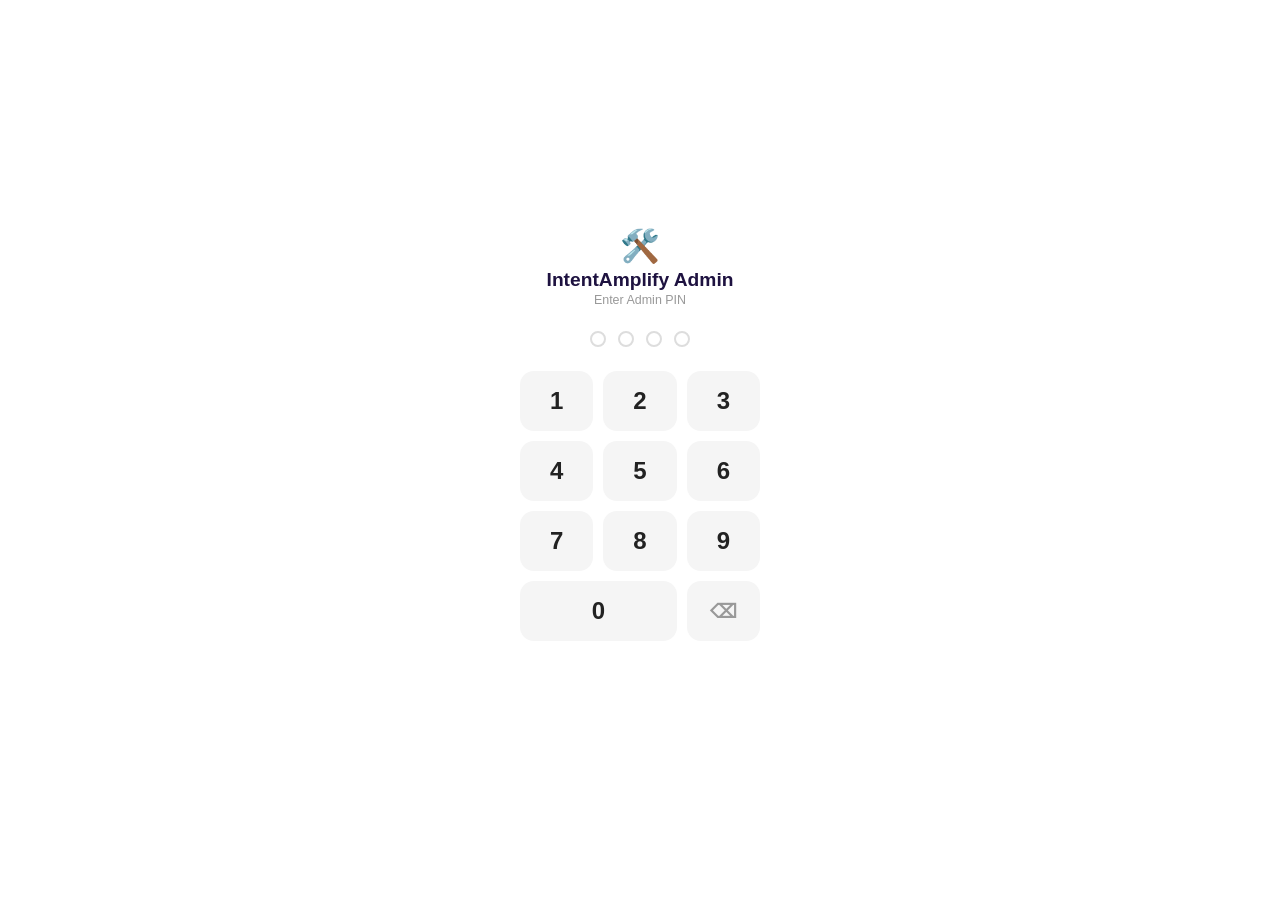
<file: docs/Admin/ia_admin.html>
<!DOCTYPE html>
<html lang="en">
<head>
<meta charset="UTF-8" />
<meta name="viewport" content="width=device-width, initial-scale=1.0" />
<title>IntentAmplify Admin</title>
<link rel="icon" type="image/x-icon" href="../images/svaadh-kitchen-hero.PNG">
<style>
  *{box-sizing:border-box;margin:0;padding:0;-webkit-tap-highlight-color:transparent;}
  body{font-family:'Segoe UI',sans-serif;background:#f0f2f5;color:#222;min-height:100vh;}

  #loginWrap{position:fixed;inset:0;background:#fff;display:flex;align-items:center;justify-content:center;z-index:100;}
  .login-box{padding:32px 24px;width:100%;max-width:320px;text-align:center;}
  .login-logo{font-size:2rem;margin-bottom:4px;}
  .login-box h1{font-size:1.2rem;font-weight:700;color:#1E1240;margin-bottom:2px;}
  .login-box p{font-size:.78rem;color:#999;margin-bottom:24px;}
  .pin-dots{display:flex;gap:12px;justify-content:center;margin-bottom:24px;}
  .pin-dot{width:16px;height:16px;border-radius:50%;border:2px solid #ddd;transition:all .15s;}
  .pin-dot.filled{background:#1E1240;border-color:#1E1240;}
  .pin-grid{display:grid;grid-template-columns:repeat(3,1fr);gap:10px;max-width:240px;margin:0 auto;}
  .pk{background:#f5f5f5;border:none;color:#222;font-size:1.5rem;font-weight:600;border-radius:14px;padding:16px;cursor:pointer;}
  .pk:active{background:#e0e0e0;} .pk.del{color:#999;font-size:1.2rem;} .pk.span2{grid-column:span 2;}
  .login-err{color:#c0392b;font-size:.78rem;margin-top:14px;min-height:18px;}

  #shell{display:none;padding-bottom:50px;} #shell.on{display:block;}
  .topbar{background:#1E1240;color:#fff;padding:10px 14px;position:sticky;top:0;z-index:10;}
  .topbar-row1{display:flex;align-items:center;justify-content:space-between;}
  .topbar-brand{font-size:1rem;font-weight:700;color:#E8C840;}
  .topbar-brand span{color:rgba(255,255,255,.4);font-size:.66rem;margin-left:8px;letter-spacing:1px;text-transform:uppercase;}
  .topbar-nav{display:flex;gap:4px;margin-top:10px;overflow-x:auto;scrollbar-width:none;}
  .topbar-nav::-webkit-scrollbar{display:none;}
  .topbar-btn{padding:7px 14px;border-radius:8px;border:none;background:rgba(255,255,255,.08);color:rgba(255,255,255,.7);font-size:.8rem;font-weight:600;cursor:pointer;white-space:nowrap;font-family:inherit;}
  .topbar-btn.active{background:rgba(255,255,255,.2);color:#fff;}

  .wrap{padding:14px;max-width:920px;margin:0 auto;}
  .card{background:#fff;border-radius:14px;padding:16px;box-shadow:0 1px 4px rgba(0,0,0,.07);margin-bottom:14px;}
  .pane{display:none;} .pane.on{display:block;}
  .row{display:flex;gap:10px;align-items:center;flex-wrap:wrap;margin-bottom:12px;}
  input,select{padding:9px 11px;border:1.5px solid #ddd;border-radius:9px;font-size:.9rem;font-family:inherit;background:#fafafa;}
  input:focus,select:focus{outline:none;border-color:#1E1240;background:#fff;}
  .btn{padding:9px 15px;border:none;border-radius:9px;font-weight:700;cursor:pointer;font-size:.85rem;font-family:inherit;}
  .btn-p{background:#1E1240;color:#fff;} .btn-g{background:#27ae60;color:#fff;} .btn-s{background:#eee;color:#444;} .btn-gold{background:#E8C840;color:#1a1400;}
  table{width:100%;border-collapse:collapse;font-size:.82rem;}
  th,td{text-align:left;padding:9px 6px;border-bottom:1px solid #f0f0f0;}
  th{color:#888;font-weight:700;font-size:.72rem;text-transform:uppercase;}
  .pill{padding:2px 9px;border-radius:99px;font-size:.7rem;font-weight:700;}
  .pill.pend{background:#fff3cd;color:#946200;} .pill.paid{background:#d7f5dd;color:#1c7a35;}
  .kpi{display:grid;grid-template-columns:repeat(auto-fit,minmax(130px,1fr));gap:10px;}
  .kpi .b{background:#faf7ff;border:1px solid #ece4fb;border-radius:11px;padding:14px;}
  .kpi .b .v{font-size:1.35rem;font-weight:800;color:#1E1240;} .kpi .b .l{font-size:.72rem;color:#888;margin-top:2px;}
  .mi{display:flex;gap:8px;align-items:center;margin-bottom:6px;}
  .mi input.nm{flex:1;} .mi input.pr{width:80px;}
  .muted{color:#999;font-size:.82rem;}
  .sectitle{font-size:.95rem;font-weight:700;color:#1E1240;margin-bottom:10px;}
  /* Tables scroll horizontally inside their card instead of breaking the page */
  .card{overflow-x:auto;-webkit-overflow-scrolling:touch;}
  table{min-width:460px;}
  /* MOBILE */
  @media (max-width:600px){
    .wrap{padding:10px;}
    .card{padding:13px;}
    .topbar{padding:9px 12px;}
    .topbar-brand{font-size:.92rem;}
    .topbar-btn{padding:6px 12px;font-size:.76rem;}
    table{font-size:.78rem;}
    th,td{padding:7px 5px;}
    .row{gap:8px;}
    .row input,.row select{flex:1;min-width:0;}
    .kpi{grid-template-columns:repeat(2,1fr);}
    .kpi .b .v{font-size:1.15rem;}
    .mi input.nm{min-width:0;}
  }
</style>
</head>
<body>

<div id="loginWrap">
  <div class="login-box">
    <div class="login-logo">🛠️</div>
    <h1>IntentAmplify Admin</h1>
    <p>Enter Admin PIN</p>
    <div class="pin-dots">
      <div class="pin-dot" id="ad0"></div><div class="pin-dot" id="ad1"></div>
      <div class="pin-dot" id="ad2"></div><div class="pin-dot" id="ad3"></div>
    </div>
    <div class="pin-grid">
      <button class="pk" onclick="ap(1)">1</button><button class="pk" onclick="ap(2)">2</button><button class="pk" onclick="ap(3)">3</button>
      <button class="pk" onclick="ap(4)">4</button><button class="pk" onclick="ap(5)">5</button><button class="pk" onclick="ap(6)">6</button>
      <button class="pk" onclick="ap(7)">7</button><button class="pk" onclick="ap(8)">8</button><button class="pk" onclick="ap(9)">9</button>
      <button class="pk span2" onclick="ap(0)">0</button><button class="pk del" onclick="ax()">⌫</button>
    </div>
    <div class="login-err" id="aErr"></div>
  </div>
</div>

<div id="shell">
  <div class="topbar">
    <div class="topbar-row1">
      <div class="topbar-brand">IntentAmplify <span>Admin</span></div>
      <button onclick="logout()" style="background:none;border:none;color:#fff;font-size:1.05rem;cursor:pointer;opacity:.8;" title="Logout">🔐</button>
    </div>
    <div class="topbar-nav">
      <button class="topbar-btn active" data-t="menu" onclick="tab('menu')">📋 Set Menu</button>
      <button class="topbar-btn" data-t="appr" onclick="tab('appr')">✅ Approvals</button>
      <button class="topbar-btn" data-t="ord" onclick="tab('ord')">🧾 Orders</button>
      <button class="topbar-btn" data-t="ana" onclick="tab('ana')">📊 Analytics</button>
      <button class="topbar-btn" data-t="cust" onclick="tab('cust')">👥 Customers</button>
    </div>
  </div>

  <div class="wrap">
    <!-- SET MENU -->
    <div class="pane on" id="p-menu">
      <div class="card">
        <div class="sectitle">📋 Set Menu</div>
        <div class="row">
          <input id="mDate" type="date" />
          <select id="mMeal"><option>Lunch</option><option>Dinner</option></select>
          <button class="btn btn-s" onclick="loadMenu()">Load</button>
        </div>
        <div id="menuItems"></div>
        <div class="row" style="margin-top:10px;">
          <button class="btn btn-s" onclick="addItem('','')">+ Add Item</button>
          <button class="btn btn-g" onclick="saveMenu()">Save Menu</button>
        </div>
        <div class="muted">No menu set for a day → the default Lunch/Dinner items apply automatically.</div>
      </div>
    </div>
    <!-- APPROVALS -->
    <div class="pane" id="p-appr">
      <div class="card">
        <div class="row"><div class="sectitle" style="margin:0">✅ Pending Payments</div><button class="btn btn-s" onclick="loadAppr()">Refresh</button></div>
        <table><thead><tr><th>Date</th><th>Meal</th><th>Customer</th><th>Items</th><th>₹</th><th></th></tr></thead><tbody id="apprBody"></tbody></table>
      </div>
    </div>
    <!-- ORDERS -->
    <div class="pane" id="p-ord">
      <div class="card">
        <div class="row"><input id="oFrom" type="date" /><span>→</span><input id="oTo" type="date" /><button class="btn btn-s" onclick="loadOrders()">Load</button></div>
        <table><thead><tr><th>Date</th><th>Meal</th><th>Customer</th><th>Items</th><th>₹</th><th>Status</th></tr></thead><tbody id="ordBody"></tbody></table>
      </div>
    </div>
    <!-- ANALYTICS -->
    <div class="pane" id="p-ana">
      <div class="card">
        <div class="row"><input id="aFrom" type="date" /><span>→</span><input id="aTo" type="date" /><button class="btn btn-s" onclick="loadAna()">Load</button></div>
        <div class="kpi" id="anaKpi"></div>
        <div style="margin-top:14px;"><div class="sectitle">Top items</div><table><tbody id="anaItems"></tbody></table></div>
      </div>
    </div>
    <!-- CUSTOMERS -->
    <div class="pane" id="p-cust">
      <div class="card">
        <div class="row"><div class="sectitle" style="margin:0">👥 Employees</div><button class="btn btn-s" onclick="loadCust()">Refresh</button></div>
        <table><thead><tr><th>Name</th><th>Phone</th><th>Joined</th><th>Last order</th></tr></thead><tbody id="custBody"></tbody></table>
      </div>
    </div>
  </div>
</div>

<script>
  const API="https://script.google.com/macros/s/AKfycbwY8K_CutPoN0GRWutUZksfP7nTM39LCmM0lxudXISBJIaH9oKR2fw3Ck3djBhOu5vyzA/exec";
  const $=id=>document.getElementById(id);
  const today=()=>new Date().toISOString().slice(0,10);
  let A={pin:"",sessionPin:""};

  async function api(action,params){ const u=new URL(API); u.searchParams.set("action",action);
    Object.entries(params||{}).forEach(([k,v])=>{ if(v!=="") u.searchParams.set(k,v); }); const r=await fetch(u); return r.json(); }
  async function post(b){ const r=await fetch(API,{method:"POST",body:JSON.stringify(b)}); return r.json(); }

  function renderDots(){ for(let i=0;i<4;i++) $("ad"+i).classList.toggle("filled", i<A.pin.length); }
  function ap(n){ if(A.pin.length>=4) return; A.pin+=n; renderDots(); if(A.pin.length===4) verifyPin(); }
  function ax(){ A.pin=A.pin.slice(0,-1); renderDots(); $("aErr").textContent=""; }
  async function verifyPin(){
    $("aErr").textContent="Checking…";
    let r; try{ r=await api("ia_pendingApprovals",{pin:A.pin}); }catch(e){ $("aErr").textContent="Network error"; A.pin="";renderDots();return; }
    if(r.error){ $("aErr").textContent="Incorrect PIN — try again"; A.pin="";renderDots();return; }
    A.sessionPin=A.pin; $("loginWrap").style.display="none"; $("shell").classList.add("on"); $("aErr").textContent="";
    $("mDate").value=today(); $("oFrom").value=today(); $("oTo").value=today(); $("aFrom").value=today(); $("aTo").value=today();
    loadMenu();
  }
  function logout(){ A={pin:"",sessionPin:""}; renderDots(); $("shell").classList.remove("on"); $("loginWrap").style.display="flex"; }
  const PIN=()=>A.sessionPin;

  function tab(t){
    document.querySelectorAll(".topbar-btn").forEach(e=>e.classList.toggle("active",e.dataset.t===t));
    document.querySelectorAll(".pane").forEach(e=>e.classList.remove("on"));
    $("p-"+t).classList.add("on");
    if(t==="appr")loadAppr(); if(t==="cust")loadCust();
  }

  // Set Menu
  async function loadMenu(){
    const r=await api("ia_getMenu",{dates:$("mDate").value});
    const info=(r.menu&&r.menu[$("mDate").value]&&r.menu[$("mDate").value][$("mMeal").value])||{items:[]};
    $("menuItems").innerHTML=""; info.items.forEach(it=>addItem(it.name,it.price)); if(!info.items.length) addItem("","");
  }
  function addItem(nm,pr){
    const d=document.createElement("div"); d.className="mi";
    d.innerHTML=`<input class="nm" placeholder="Item name" value="${nm||""}"><input class="pr" type="number" placeholder="₹" value="${pr||""}"><button class="btn btn-s" onclick="this.parentNode.remove()">✕</button>`;
    $("menuItems").appendChild(d);
  }
  async function saveMenu(){
    const items=[...document.querySelectorAll("#menuItems .mi")].map(r=>({name:r.querySelector(".nm").value.trim(),price:Number(r.querySelector(".pr").value)||0,cat:"Item"})).filter(i=>i.name&&i.price>0);
    const res=await post({_action:"ia_setMenu",pin:PIN(),date:$("mDate").value,meal:$("mMeal").value,items_json:JSON.stringify(items)});
    alert(res.success?"Menu saved.":(res.error||"Failed."));
  }
  // Approvals
  async function loadAppr(){
    const r=await api("ia_pendingApprovals",{pin:PIN()}); const b=$("apprBody"); b.innerHTML="";
    (r.orders||[]).forEach(o=>{ const tr=document.createElement("tr");
      tr.innerHTML=`<td>${o.date}</td><td>${o.meal}</td><td>${o.name}<br><span class="muted">${o.phone}</span></td><td class="muted">${o.summary||""}</td><td>₹${o.subtotal}</td><td><button class="btn btn-g">Mark Paid</button></td>`;
      tr.querySelector("button").onclick=async()=>{ const res=await post({_action:"ia_approve",pin:PIN(),submission_id:o.submission_id,date:o.date,meal:o.meal,admin:"admin"}); if(res.success) tr.remove(); else alert(res.error||"Failed."); };
      b.appendChild(tr); });
    if(!b.children.length) b.innerHTML='<tr><td colspan="6" class="muted">No pending payments.</td></tr>';
  }
  // Orders
  async function loadOrders(){
    const r=await api("ia_adminOrders",{pin:PIN(),from:$("oFrom").value,to:$("oTo").value}); const b=$("ordBody"); b.innerHTML="";
    (r.orders||[]).forEach(o=>{ const paid=String(o.payment_status).toLowerCase()==="paid";
      b.innerHTML+=`<tr><td>${o.date}</td><td>${o.meal}</td><td>${o.name}<br><span class="muted">${o.phone}</span></td><td class="muted">${o.summary||""}</td><td>₹${o.subtotal}</td><td><span class="pill ${paid?"paid":"pend"}">${o.payment_status}</span></td></tr>`; });
    if(!b.children.length) b.innerHTML='<tr><td colspan="6" class="muted">No orders.</td></tr>';
  }
  // Analytics
  async function loadAna(){
    const r=await api("ia_analytics",{pin:PIN(),from:$("aFrom").value,to:$("aTo").value});
    $("anaKpi").innerHTML=`
      <div class="b"><div class="v">${r.order_count||0}</div><div class="l">Order lines</div></div>
      <div class="b"><div class="v">${r.unique_customers||0}</div><div class="l">Customers</div></div>
      <div class="b"><div class="v">₹${r.total_revenue||0}</div><div class="l">Total</div></div>
      <div class="b"><div class="v">₹${r.paid_revenue||0}</div><div class="l">Paid</div></div>
      <div class="b"><div class="v">₹${r.pending_revenue||0}</div><div class="l">Pending</div></div>
      <div class="b"><div class="v">₹${(r.by_meal&&r.by_meal.Lunch)||0}/₹${(r.by_meal&&r.by_meal.Dinner)||0}</div><div class="l">Lunch / Dinner</div></div>`;
    $("anaItems").innerHTML=(r.top_items||[]).map(i=>`<tr><td>${i.name}</td><td style="text-align:right;font-weight:700;">${i.qty}</td></tr>`).join("")||'<tr><td class="muted">No data.</td></tr>';
  }
  // Customers
  async function loadCust(){
    const r=await api("ia_customers",{pin:PIN()}); const b=$("custBody"); b.innerHTML="";
    (r.customers||[]).forEach(c=>{ b.innerHTML+=`<tr><td>${c.name||""}</td><td>${c.phone}</td><td class="muted">${c.created_at||""}</td><td class="muted">${c.last_order||""}</td></tr>`; });
    if(!b.children.length) b.innerHTML='<tr><td colspan="4" class="muted">No employees yet.</td></tr>';
  }
</script>
</body>
</html>
</file>
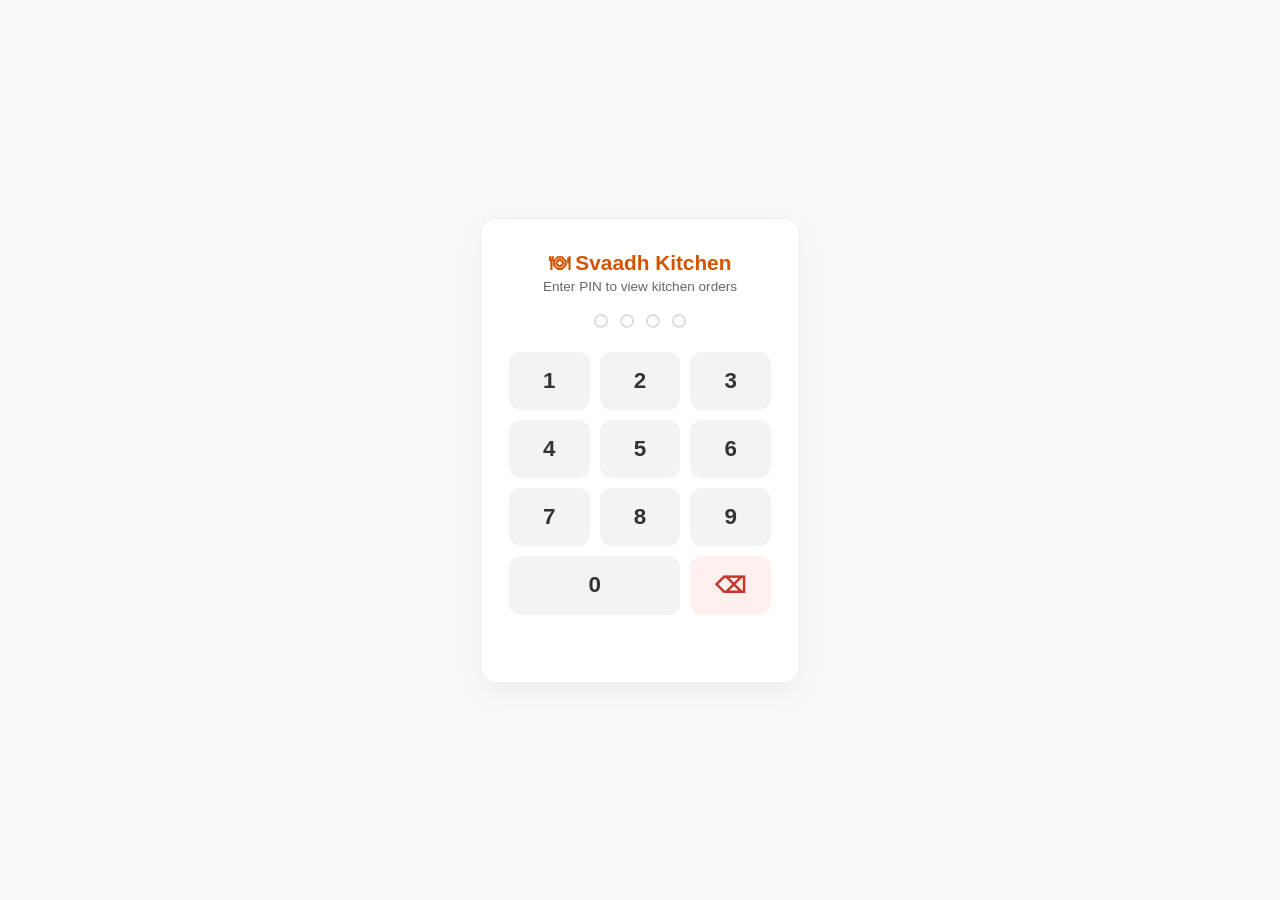
<file: docs/Admin/kitchen.html>
<!DOCTYPE html>
<html lang="en">

<head>
  <meta charset="UTF-8">
  <meta name="viewport" content="width=device-width,initial-scale=1">
  <!-- Single source of truth for the deployed version. The runtime
       compares this to the KITCHEN_VERSION constant baked into the
       loaded JS and silently hard-refreshes if they differ — closes
       the "staff is running yesterday's cached HTML" gap. -->
  <meta name="app-version" content="v2026.06.14.1">
  <title>Svaadh Kitchen</title>
  <link rel="icon" type="image/x-icon" href="../images/svaadh-kitchen-hero.PNG">
  <link rel="shortcut icon" href="../images/svaadh-kitchen-hero.PNG">
  <link rel="stylesheet" href="../modals-svaadh.css">
  <script src="../modals-svaadh.js"></script>
  <style>
    * {
      box-sizing: border-box;
      margin: 0;
      padding: 0;
    }

    body {
      font-family: 'Segoe UI', sans-serif;
      background: #f8f9fa;
      color: #333;
      min-height: 100vh;
    }

    /* ── LOGIN ── */
    #loginWrap {
      position: fixed;
      inset: 0;
      background: #f8f9fa;
      display: flex;
      align-items: center;
      justify-content: center;
      z-index: 100;
    }

    .login-box {
      background: #ffffff;
      border-radius: 16px;
      padding: 32px 28px;
      width: 320px;
      text-align: center;
      box-shadow: 0 10px 30px rgba(0, 0, 0, 0.05);
      border: 1px solid #eee;
    }

    .login-box h1 {
      font-size: 1.3rem;
      margin-bottom: 4px;
      color: #d35400;
    }

    .login-box p {
      font-size: 0.85rem;
      color: #666;
      margin-bottom: 20px;
    }

    .pin-dots {
      display: flex;
      gap: 12px;
      justify-content: center;
      margin-bottom: 24px;
    }

    .pin-dot {
      width: 14px;
      height: 14px;
      border-radius: 50%;
      border: 2px solid #ddd;
      transition: all 0.15s;
    }

    .pin-dot.filled {
      background: #d35400;
      border-color: #d35400;
    }

    .pin-grid {
      display: grid;
      grid-template-columns: repeat(3, 1fr);
      gap: 10px;
    }

    .pk {
      background: #f1f3f5;
      border: none;
      color: #333;
      font-size: 1.4rem;
      font-weight: 600;
      border-radius: 12px;
      padding: 16px;
      cursor: pointer;
      transition: all 0.1s;
    }

    .pk:active {
      background: #e9ecef;
      transform: scale(0.96);
    }

    .pk.del {
      background: #fff0f0;
      color: #c0392b;
    }

    .pk.span2 {
      grid-column: span 2;
    }

    .login-err {
      color: #c0392b;
      font-size: 0.8rem;
      margin-top: 15px;
      min-height: 20px;
      font-weight: 500;
    }

    /* ── SHELL ── */
    #shell {
      display: none;
    }

    #shell.on {
      display: block;
    }

    /* ── HEADER ── */
    .kheader {
      background: #ffffff;
      padding: 14px 20px;
      display: flex;
      justify-content: space-between;
      align-items: center;
      position: sticky;
      top: 0;
      z-index: 10;
      box-shadow: 0 2px 10px rgba(0, 0, 0, 0.05);
      border-bottom: 3px solid #d35400;
    }

    .kheader h1 {
      font-size: 1.1rem;
      color: #d35400;
      font-weight: 800;
      letter-spacing: 0.05em;
    }

    .kheader .controls {
      display: flex;
      gap: 10px;
      align-items: center;
    }

    .kheader input[type=date] {
      background: #f8f9fa;
      border: 1px solid #ddd;
      color: #333;
      padding: 8px 12px;
      border-radius: 8px;
      font-size: 0.85rem;
      font-family: inherit;
    }

    .load-btn {
      background: #d35400;
      color: #fff;
      border: none;
      font-weight: 700;
      padding: 8px 18px;
      border-radius: 8px;
      cursor: pointer;
      font-size: 0.85rem;
      transition: opacity 0.15s;
    }

    .load-btn:active {
      opacity: 0.85;
    }

    .refresh-btn {
      background: #eee;
      color: #555;
      border: none;
      padding: 8px 12px;
      border-radius: 8px;
      cursor: pointer;
      font-size: 0.9rem;
    }

    .date-label {
      font-size: 0.75rem;
      color: #777;
    }

    /* ── BODY ── */
    .kbody {
      padding: 20px;
      max-width: 1000px;
      margin: 0 auto;
    }

    /* ── MEAL BLOCK ── */
    .meal-block {
      background: #ffffff;
      border-radius: 16px;
      margin-bottom: 24px;
      overflow: hidden;
      box-shadow: 0 4px 15px rgba(0, 0, 0, 0.03);
      border: 1px solid #eee;
    }

    .meal-head {
      padding: 16px 20px;
      background: #fdfdfd;
      display: flex;
      align-items: center;
      gap: 12px;
      border-bottom: 1px solid #f0f0f0;
    }

    .meal-icon {
      font-size: 1.8rem;
    }

    .meal-title {
      font-size: 1.3rem;
      font-weight: 700;
      color: #2c3e50;
    }

    .meal-count {
      background: #f1f3f5;
      color: #495057;
      font-size: 0.75rem;
      font-weight: 600;
      padding: 4px 12px;
      border-radius: 20px;
      margin-left: auto;
    }

    .meal-body {
      padding: 20px;
    }

    /* ── SECTION LABEL ── */
    .sec-label {
      font-size: 0.7rem;
      font-weight: 800;
      color: #95a5a6;
      letter-spacing: 0.1em;
      text-transform: uppercase;
      margin-bottom: 12px;
      margin-top: 4px;
    }

    /* ── ITEM ROWS ── */
    .item-grid {
      display: grid;
      grid-template-columns: repeat(auto-fill, minmax(220px, 1fr));
      gap: 12px;
      margin-bottom: 20px;
    }

    .item-card {
      background: #f8fbff;
      border-radius: 12px;
      padding: 14px 18px;
      display: flex;
      justify-content: space-between;
      align-items: center;
      border: 1px solid #eef2f7;
    }

    .item-card .iname {
      font-size: 0.9rem;
      color: #5d6d7e;
      font-weight: 500;
    }

    .item-card .inum {
      font-size: 2.2rem;
      font-weight: 900;
      color: #2c3e50;
    }

    .item-card.zero {
      background: #fafafa;
      border-color: #f0f0f0;
      opacity: 0.5;
    }

    .item-card.zero .inum,
    .item-card.zero .iname {
      color: #bdc3c7;
    }

    /* Sabji cooking cards — larger, prominent */
    .sabji-cook-grid {
      display: grid;
      grid-template-columns: repeat(auto-fill, minmax(250px, 1fr));
      gap: 14px;
      margin-bottom: 20px;
    }

    .sabji-cook-card {
      background: #fffcf5;
      border-radius: 14px;
      padding: 20px;
      border: 1px solid #f9ebea;
    }

    .sabji-cook-card .cook-label {
      font-size: 0.8rem;
      color: #7f8c8d;
      margin-bottom: 6px;
    }

    .sabji-cook-card .cook-val {
      font-size: 2.8rem;
      font-weight: 900;
      color: #d35400;
      line-height: 1.1;
      word-break: break-word;
    }

    .sabji-cook-card .cook-unit {
      font-size: 0.8rem;
      color: #95a5a6;
      margin-top: 4px;
      font-weight: 600;
    }

    .sabji-cook-card .cook-breakdown {
      font-size: 0.75rem;
      color: #7f8c8d;
      margin-top: 10px;
      border-top: 1px dashed #edbb99;
      padding-top: 10px;
      font-weight: 500;
    }

    .dal-card {
      background: #f4fbf4;
      border-radius: 14px;
      padding: 20px;
      border: 1px solid #e9f7ef;
    }

    .dal-card .cook-label {
      font-size: 0.8rem;
      color: #7f8c8d;
      margin-bottom: 6px;
    }

    .dal-card .cook-val {
      font-size: 2.8rem;
      font-weight: 900;
      color: #27ae60;
      line-height: 1;
    }

    .dal-card .cook-unit {
      font-size: 0.8rem;
      color: #95a5a6;
      margin-top: 4px;
      font-weight: 600;
    }

    .divider {
      border: none;
      border-top: 1px solid #f0f0f0;
      margin: 18px 0;
    }

    /* ── NO ORDERS ── */
    .no-orders {
      text-align: center;
      padding: 60px 40px;
      color: #95a5a6;
      font-size: 1rem;
      font-weight: 500;
    }

    /* ── LOADER ── */
    .spinner {
      width: 36px;
      height: 36px;
      border: 4px solid #eee;
      border-top-color: #d35400;
      border-radius: 50%;
      animation: spin 0.8s linear infinite;
      margin: 60px auto;
    }

    @keyframes spin {
      to {
        transform: rotate(360deg);
      }
    }

    /* ── LAST UPDATED ── */
    .last-updated {
      text-align: center;
      font-size: 0.75rem;
      color: #bdc3c7;
      padding: 10px 0 30px;
      font-weight: 500;
    }

    /* ── TABS ── */
    .ktabs {
      display: flex;
      background: #fff;
      padding: 5px;
      margin: 10px 20px 20px;
      border-radius: 12px;
      box-shadow: 0 4px 10px rgba(0, 0, 0, 0.03);
      gap: 5px;
      border: 1px solid #eee;
    }

    .ktab {
      flex: 1;
      padding: 10px;
      text-align: center;
      font-weight: 700;
      color: #7f8c8d;
      border-radius: 8px;
      cursor: pointer;
      transition: all 0.2s;
    }

    .ktab.active {
      background: #d35400;
      color: #fff;
    }

    /* ── PACKING LIST ── */
    .pack-row {
      display: flex;
      align-items: center;
      gap: 15px;
      background: #fff;
      margin-bottom: 10px;
      padding: 15px 20px;
      border-radius: 12px;
      border: 1px solid #eee;
    }

    .pack-count {
      background: #d35400;
      color: #fff;
      padding: 6px 12px;
      border-radius: 8px;
      font-weight: 900;
      min-width: 45px;
      text-align: center;
      font-size: 1.1rem;
    }

    .pack-desc {
      flex: 1;
      font-size: 0.95rem;
      font-weight: 600;
      color: #2c3e50;
    }

    .pack-type {
      font-size: 0.75rem;
      color: #95a5a6;
      font-weight: 500;
    }

    /* ── ROTI MATRIX ── */
    .matrix-title {
      font-size: 0.85rem;
      font-weight: 700;
      color: #7f8c8d;
      margin: 15px 0 10px;
      text-transform: uppercase;
      letter-spacing: 0.5px;
    }

    .roti-matrix-wrap {
      background: #fff;
      border: 1px solid #eee;
      border-radius: 12px;
      overflow-x: auto;
      margin-bottom: 25px;
      -webkit-overflow-scrolling: touch;
    }

    .roti-table {
      width: 100%;
      border-collapse: collapse;
      min-width: 500px;
    }

    .roti-table th,
    .roti-table td {
      padding: 12px 6px;
      text-align: center;
      border: 1px solid #ddd;
      font-size: 0.9rem;
    }

    .roti-table th {
      background: #f8f9fa;
      color: #333;
      font-weight: 800;
      font-size: 0.75rem;
    }

    .roti-table td.roti-name {
      text-align: left;
      padding-left: 15px;
      font-weight: 800;
      position: sticky;
      left: 0;
      z-index: 2;
      border-right: 2px solid rgba(0, 0, 0, 0.1);
      box-shadow: 2px 0 5px rgba(0, 0, 0, 0.05);
    }

    /* Full Row Colors */
    .roti-row-Chapati {
      background: #d35400 !important;
      color: #fff !important;
    }

    .roti-row-Without_Oil_Chapati {
      background: #2980b9 !important;
      color: #fff !important;
    }

    .roti-row-Phulka {
      background: #8e44ad !important;
      color: #fff !important;
    }

    .roti-row-Ghee_Phulka {
      background: #1E1240 !important;
      color: #fff !important;
    }

    .roti-row-Jowar_Bhakri {
      background: #27ae60 !important;
      color: #fff !important;
    }

    .roti-row-Bajra_Bhakri {
      background: #16a085 !important;
      color: #fff !important;
    }

    .roti-row-Rice {
      background: #d35400 !important;
      color: #fff !important;
    }
    .roti-row-Salad {
      background: #27ae60 !important;
      color: #fff !important;
    }
    .roti-row-Curd {
      background: #0891b2 !important;
      color: #fff !important;
    }
    .roti-name.val-Rice,
    .roti-name.val-Salad,
    .roti-name.val-Curd {
      color: #fff !important;
    }

    .roti-val {
      font-weight: 900;
      font-size: 1.2rem;
      text-shadow: 0 1px 2px rgba(0, 0, 0, 0.2);
    }

    .roti-empty {
      color: rgba(255, 255, 255, 0.3);
      font-weight: 400;
    }

    .roti-name.val-Chapati,
    .roti-name.val-Without_Oil_Chapati,
    .roti-name.val-Phulka,
    .roti-name.val-Ghee_Phulka,
    .roti-name.val-Jowar_Bhakri,
    .roti-name.val-Bajra_Bhakri {
      color: #fff !important;
    }

    /* ── LABELS PAGE REFINEMENTS ── */
    .label-controls {
      background: #fff;
      border-radius: 12px;
      padding: 20px;
      margin-bottom: 20px;
      display: flex;
      gap: 14px;
      flex-wrap: wrap;
      align-items: flex-end;
      box-shadow: 0 1px 12px rgba(0, 0, 0, 0.05);
      border: 1px solid #eee;
    }
    .label-controls .ctrl-group {
      display: flex;
      flex-direction: column;
      gap: 5px;
    }
    .label-controls label {
      font-size: 0.72rem;
      font-weight: 700;
      color: #888;
      text-transform: uppercase;
      letter-spacing: 0.04em;
    }
    .label-controls select, 
    .label-controls input[type="date"],
    .label-controls input[type="number"] {
      padding: 8px 12px;
      border: 1.5px solid #ddd;
      border-radius: 8px;
      font-size: 0.85rem;
      background: #fff;
      color: #333;
      min-width: 140px;
      font-family: inherit;
    }
    .gen-btn {
      background: #1E1240;
      color: #fff;
      border: none;
      padding: 9px 22px;
      border-radius: 8px;
      font-weight: 700;
      cursor: pointer;
      font-size: 0.85rem;
      white-space: nowrap;
      align-self: flex-end;
      transition: background 0.2s;
    }
    .gen-btn:hover { background: #a93226; }
    
    .label-preview {
      background: #fff;
      border-radius: 12px;
      padding: 20px;
      box-shadow: 0 1px 12px rgba(0, 0, 0, 0.05);
      border: 1px solid #eee;
    }
    .label-preview h3 {
      font-size: 0.85rem;
      color: #888;
      margin-bottom: 14px;
      text-transform: uppercase;
      letter-spacing: 0.04em;
    }
    .label-card {
      border: 1.5px solid #eee;
      border-radius: 8px;
      padding: 10px 14px;
      margin-bottom: 8px;
      display: flex;
      justify-content: space-between;
      align-items: flex-start;
    }
    .label-card .lname { font-weight: 700; font-size: 0.9rem; color: #222; }
    .label-card .lsummary { font-size: 0.78rem; color: #444; line-height: 1.4; }
    .label-card .larea { font-size: 0.62rem; color: #888; margin-top: 3px; letter-spacing: 0.02em; }
    .label-card .lnotes { font-size: 0.68rem; color: #e67e22; margin-top: 3px; }
    .label-card .lnum { font-size: 0.62rem; color: #ccc; white-space: nowrap; margin-left:10px; padding-top:2px; }
    
    .download-btn {
      background: #27ae60;
      color: #fff;
      border: none;
      padding: 12px 25px;
      border-radius: 8px;
      font-weight: 700;
      cursor: pointer;
      font-size: 0.95rem;
      margin-top: 14px;
      display: none;
      width: 100%;
    }
    .download-btn:hover { background: #1e8449; }

    /* ── MOBILE OPTIMIZATION ── */
    @media (max-width: 650px) {
      .kheader {
        flex-direction: column;
        gap: 15px;
        text-align: center;
        padding: 18px;
      }

      .kheader .controls {
        width: 100%;
        justify-content: center;
        flex-wrap: wrap;
        gap: 10px;
      }

      .kheader input[type=date] {
        flex: 1;
        min-width: 140px;
      }

      .kbody {
        padding: 15px;
      }

      .item-grid {
        grid-template-columns: 1fr 1fr;
      }

      .sabji-cook-grid {
        grid-template-columns: 1fr;
      }

      .dal-card .cook-val {
        font-size: 2.2rem;
      }
    }

    /* ── MEAL TOGGLE ── */
    .meal-tabs {
      display: flex;
      gap: 5px;
      margin: 0 20px 10px;
      padding: 4px;
      background: #eee;
      border-radius: 12px;
      border: 1px solid #ddd;
    }

    .m-tab {
      flex: 1;
      text-align: center;
      padding: 10px 6px;
      border-radius: 8px;
      font-size: 0.82rem;
      font-weight: 700;
      color: #666;
      cursor: pointer;
      transition: all 0.2s;
      background: transparent;
      border: none;
    }

    .m-tab.active {
      background: #fff;
      color: #d35400;
      box-shadow: 0 4px 10px rgba(0, 0, 0, 0.08);
    }

    .m-tab.auto {
      position: relative;
    }

    .m-tab.auto::after {
      content: "Auto";
      position: absolute;
      top: -6px;
      right: 4px;
      background: #27ae60;
      color: #fff;
      font-size: 10px;
      padding: 1px 4px;
      border-radius: 4px;
      font-weight: 800;
    }

    /* ── MENU MODAL (Adapted from order.html) ── */
    .wm-overlay {
      position: fixed;
      inset: 0;
      background: rgba(0, 0, 0, 0.5);
      z-index: 30000;
      display: none;
      align-items: center;
      justify-content: center;
      backdrop-filter: blur(2px);
    }

    .wm-overlay.active {
      display: flex;
    }

    .wm-sheet {
      background: #fff;
      width: 90%;
      max-width: 500px;
      max-height: 85vh;
      border-radius: 20px;
      overflow: hidden;
      display: flex;
      flex-direction: column;
      box-shadow: 0 20px 50px rgba(0, 0, 0, 0.2);
    }

    .wm-header {
      padding: 15px 20px;
      border-bottom: 1px solid #eee;
      display: flex;
      justify-content: space-between;
      align-items: center;
    }

    .wm-body {
      padding: 20px;
      overflow-y: auto;
    }

    .wm-day {
      padding: 12px;
      background: #fdf8f2;
      border-radius: 12px;
      margin-bottom: 12px;
    }

    .wm-day h4 {
      font-size: 0.9rem;
      color: #d35400;
      margin-bottom: 6px;
    }

    .wm-day p {
      font-size: 0.85rem;
      color: #333;
      line-height: 1.4;
    }

    .close-modal {
      background: #eee;
      border: none;
      width: 30px;
      height: 30px;
      border-radius: 50%;
      cursor: pointer;
      font-weight: bold;
    }

    .menu-btn-mr {
      background: #fff;
      color: #d35400;
      border: 1px solid #d35400;
      font-weight: 800;
      padding: 8px 12px;
      border-radius: 8px;
      cursor: pointer;
      font-size: 0.8rem;
    }
    @media print {
      body { background: white !important; }
      .kheader, .ktabs, .meal-tabs, .last-updated, .logout-btn, #wakeStatus, button, .no-print { display: none !important; }
      .kbody { padding: 0 !important; max-width: 100% !important; margin: 0 !important; }
      .label-block { 
        page-break-inside: avoid; 
        border: 1px solid #ccc !important;
        box-shadow: none !important;
        margin-bottom: 20px !important;
        border-left: 8px solid #1E1240 !important;
        display: block !important;
        padding: 15px !important;
      }
    }
  </style>

</head>

<body>

  <!-- LOGIN -->
  <div id="loginWrap">
    <div class="login-box">
      <h1>🍽 Svaadh Kitchen</h1>
      <p>Enter PIN to view kitchen orders</p>
      <div class="pin-dots">
        <div class="pin-dot" id="kd0"></div>
        <div class="pin-dot" id="kd1"></div>
        <div class="pin-dot" id="kd2"></div>
        <div class="pin-dot" id="kd3"></div>
      </div>
      <div class="pin-grid">
        <button class="pk" onclick="kp(1)">1</button><button class="pk" onclick="kp(2)">2</button><button class="pk"
          onclick="kp(3)">3</button>
        <button class="pk" onclick="kp(4)">4</button><button class="pk" onclick="kp(5)">5</button><button class="pk"
          onclick="kp(6)">6</button>
        <button class="pk" onclick="kp(7)">7</button><button class="pk" onclick="kp(8)">8</button><button class="pk"
          onclick="kp(9)">9</button>
        <button class="pk span2" onclick="kp(0)">0</button><button class="pk del" onclick="kd()">⌫</button>
      </div>
      <div class="login-err" id="kErr"></div>
    </div>
  </div>

  <!-- SHELL -->
  <div id="shell">
    <div class="kheader">
      <div style="display:flex; align-items:center; justify-content:space-between; width:100%; margin-bottom:12px;">
        <h1 style="margin:0;">🍽 SVAADH KITCHEN</h1>
        <div style="display:flex; align-items:center; gap:10px;">
          <div id="wakeStatus" class="wake-status">⚡ Stay Awake: Inactive</div>
          <button class="logout-btn" onclick="logout()" title="Logout">🔐 Logout</button>
        </div>
      </div>
      <div class="controls">
        <input type="date" id="datePicker">
        <button class="load-btn" onclick="loadKitchen()">Load</button>
        <button class="menu-btn-mr" onclick="openWeeklyMenu()">आठवड्याचा मेन्यू</button>
        <button class="refresh-btn" onclick="loadKitchen()" title="Refresh">↻</button>
        <span id="kitchenVerBadge" title="App version — auto-refreshes when a new build is deployed"
              style="margin-left:auto; font-size:0.65rem; color:#999; font-weight:600; padding:2px 6px; border:1px solid #eee; border-radius:8px;"></span>
      </div>
    </div>
    <div class="ktabs" style="display:flex; justify-content:center; align-items:center;">
      <div style="display:flex; gap:0;">
        <div class="ktab active" id="tab_Summary" onclick="switchKTab('Summary')">Summary</div>
        <div class="ktab" id="tab_Packing" onclick="switchKTab('Packing')">Packing</div>
        <div class="ktab" id="tab_Labels" onclick="switchKTab('Labels')">Labels</div>
        <div class="ktab" id="tab_PrintLabel" onclick="switchKTab('PrintLabel')">Print Label</div>
      </div>
    </div>

    <!-- MEAL TOGGLE -->
    <div class="meal-tabs" id="mealTabs">
      <button class="m-tab" id="mtab_Breakfast" onclick="setManualMeal('Breakfast')">🌅 Breakfast</button>
      <button class="m-tab" id="mtab_Lunch" onclick="setManualMeal('Lunch')">☀️ Lunch</button>
      <button class="m-tab" id="mtab_Dinner" onclick="setManualMeal('Dinner')">🌙 Dinner</button>
    </div>
    <div id="countdownTimer" style="display:none; text-align:center; padding:12px; background:#fff8e1; border-radius:12px; margin: 0 20px 14px; border: 1.5px solid #ffe082; font-weight:800; color:#d35400; box-shadow: 0 2px 8px rgba(0,0,0,0.05);"></div>
    <div class="kbody" id="kbody">
      <div class="no-orders">Select a date and tap Load</div>
    </div>
    <div class="last-updated" id="lastUpdated"></div>
  </div>

  <!-- WEEKLY MENU MODAL -->
  <div class="wm-overlay" id="wmOverlay">
    <div class="wm-sheet">
      <div class="wm-header">
        <h3 style="color:#d35400;">📋 आठवड्याचा मेन्यू (Weekly Menu)</h3>
        <button class="close-modal" onclick="closeWeeklyMenu()">×</button>
      </div>
      <div class="wm-body" id="wmBody">
        <div style="text-align:center; padding:20px; color:#999;">Loading menu...</div>
      </div>
    </div>
  </div>

  <script>
    const APPS_SCRIPT_URL = "https://script.google.com/macros/s/AKfycbz-wwECc_mSh949babtRt8OAvFbnJJzH5X9JS_PsN-f-IMHeYkQMj54fwXRs6PevK0W/exec";
    
    // ── FETCH WITH TIMEOUT (prevents GAS cold-start hangs) ──
    async function fetchWithTimeout(url, options = {}, timeoutMs = 15000) {
      const controller = new AbortController();
      const id = setTimeout(() => controller.abort(), timeoutMs);
      try {
        const res = await fetch(url, { ...options, signal: controller.signal });
        return res;
      } finally {
        clearTimeout(id);
      }
    }

    let K = { pin: "", sessionPin: "" };
    let _lastData = null;
    let _lastCutoffs = {};
    let _currentTab = "Summary";
    let _manualMeal = null; // null means auto-detect based on time

    // ── RATE LIMITING ──
    let attempts = 0;
    let lockoutEnd = 0;
    function isLocked() {
      if (Date.now() < lockoutEnd) {
        const s = Math.ceil((lockoutEnd - Date.now()) / 1000);
        document.getElementById("kErr").textContent = `Too many attempts. Wait ${s}s.`;
        return true;
      }
      if (lockoutEnd !== 0) {
        lockoutEnd = 0; attempts = 0;
        document.getElementById("kErr").textContent = "";
      }
      return false;
    }

    // ── PIN ──
    let pinAuthInProgress = false;
    function kp(n) {
      if (isLocked() || pinAuthInProgress) return;
      if (K.pin.length >= 4) return;
      K.pin += String(n);
      renderDots();
      if (K.pin.length === 4) verifyPin();
    }
    function kd() {
      if (pinAuthInProgress) return;
      K.pin = K.pin.slice(0, -1);
      renderDots();
      document.getElementById("kErr").textContent = "";
    }
    function renderDots() {
      for (let i = 0; i < 4; i++) document.getElementById("kd" + i).classList.toggle("filled", i < K.pin.length);
    }

    async function logout() {
      if (!await sConfirm("Are you sure you want to logout?", "Logout", "🔐")) return;
      localStorage.removeItem('sk-kitchen-pin');
      window.location.reload();
    }

    async function verifyPin(autoPin) {
      if (isLocked()) return;
      if (!autoPin) {
        document.getElementById("kErr").textContent = "Logging you in...";
        pinAuthInProgress = true;
        sLoading(true, "Logging you in...");
      }

      const pinToVerify = autoPin || K.pin;
      try {
        const fetchDate = document.getElementById("datePicker").value || todayIST();
        const res = await fetchWithTimeout(`${APPS_SCRIPT_URL}?action=getKitchenSummary&date=${fetchDate}&pin=${pinToVerify}&_t=${Date.now()}`);
        const data = await res.json();
        if (data.error) {
          if (!autoPin) {
            K.pin = ""; renderDots();
            document.getElementById("kErr").textContent = "Incorrect PIN";
          } else {
            localStorage.removeItem('sk-kitchen-pin');
          }
          return;
        }
        // PIN valid
        attempts = 0;
        K.sessionPin = pinToVerify;
        localStorage.setItem('sk-kitchen-pin', pinToVerify);

        K.pin = ""; renderDots();
        document.getElementById("loginWrap").style.display = "none";
        document.getElementById("shell").style.display = "block";
        _lastData = data;
        _lastCutoffs = data.cutoffs || {};
        switchKTab(_currentTab);
        _lastUpdated = new Date();
        startAutoRefresh();
        // Pull the global label-gap value (shared across all kitchen devices)
        // so the Labels tab uses the same spacing everyone else is using.
        try { fetchLabelGap(); } catch(_) {}
      } catch (e) {
        if (autoPin) {
          localStorage.removeItem('sk-kitchen-pin');
          document.getElementById("kErr").textContent = "Auto-login failed — please enter PIN manually";
        } else {
          document.getElementById("kErr").textContent = e.name === 'AbortError'
            ? "Connection timed out — please try again"
            : "Incorrect PIN";
        }
        K.pin = ""; renderDots();
      } finally {
        pinAuthInProgress = false;
        sLoading(false);
      }
    }

    function todayIST() {
      const now = new Date();
      const ist = new Date(now.getTime() + 5.5 * 3600000);
      const h = ist.getUTCHours();
      if (h >= 21) {
        ist.setUTCDate(ist.getUTCDate() + 1);
      }
      return ist.toISOString().slice(0, 10);
    }

    async function loadKitchen() {
      const date = document.getElementById("datePicker").value;
      if (!date) { await sAlert("Please select a date first.", "Date Required", "📅"); return; }
      sLoading(true, "Fetching data...");
      try {
        const res = await fetchWithTimeout(`${APPS_SCRIPT_URL}?action=getKitchenSummary&date=${date}&pin=${K.sessionPin}&_t=${Date.now()}`, { redirect: "follow", cache: "no-store" });
        const data = await res.json();
        if (data.error) throw new Error(data.error);
        _lastData = data;
        _lastCutoffs = data.cutoffs || {};
        renderView();
        _lastUpdated = new Date();
        // Re-schedule auto-label fires now that we have today's cutoffs.
        try { scheduleAutoLabels(); } catch(_) {}
      } catch (e) {
        document.getElementById("kbody").innerHTML = `<div class="no-orders" style="color:#c0392b;">${e.message}</div>`;
      } finally {
        sLoading(false);
      }
    }

    // ════════════════════════════════════════════════════════════════════
    // AUTO LABEL TRIGGER — fires 5 min after Lunch / Dinner cutoff
    // ════════════════════════════════════════════════════════════════════
    // Reads today's cutoffs from _lastCutoffs (admin-set per day in Daily
    // Menu, falling back to defaults Breakfast=7 / Lunch=9 / Dinner=16.5)
    // and schedules timers to auto-fire the label-generate + save-to-drive
    // flow exactly the same way staff do manually. Same Drive folder, same
    // PDF format. localStorage keeps track of "already fired today" so a
    // page refresh after the fire doesn't trigger a duplicate.
    //
    // Catches up automatically: if the kitchen tab is opened AFTER the
    // trigger time but the labels haven't been fired today yet, fires
    // immediately. Plays a small chime + toast so staff know it ran.
    const AUTO_LABEL_MEALS = ["Lunch", "Dinner"]; // Breakfast skipped per spec
    const AUTO_LABEL_DELAY_MIN = 5;               // fire N min after cutoff
    let _autoLabelTimers = {};

    function _autoLabelKey(date, meal) { return "sk_autolabel_" + date + "_" + meal; }
    function _autoLabelFiredAlready(date, meal) {
      try { return !!localStorage.getItem(_autoLabelKey(date, meal)); } catch(_) { return false; }
    }
    function _autoLabelMarkFired(date, meal) {
      try { localStorage.setItem(_autoLabelKey(date, meal), String(Date.now())); } catch(_) {}
    }

    function _autoLabelTriggerAt(cutoffHours) {
      const total = cutoffHours + (AUTO_LABEL_DELAY_MIN / 60);
      const h = Math.floor(total);
      const m = Math.round((total - h) * 60);
      const d = new Date();
      d.setHours(h, m, 0, 0);
      return d;
    }

    function scheduleAutoLabels() {
      Object.values(_autoLabelTimers).forEach(t => { try { clearTimeout(t); } catch(_) {} });
      _autoLabelTimers = {};

      const today = todayIST();
      const datePicker = document.getElementById("datePicker");
      if (datePicker && datePicker.value && datePicker.value !== today) {
        console.log("[AutoLabel] Date picker on " + datePicker.value + " (not today) — skipping schedule");
        return;
      }

      const cutoffs = {
        Lunch:  Number(_lastCutoffs.Lunch)  || 9,
        Dinner: Number(_lastCutoffs.Dinner) || 16.5
      };
      const now = new Date();

      AUTO_LABEL_MEALS.forEach(meal => {
        if (_autoLabelFiredAlready(today, meal)) {
          console.log("[AutoLabel] " + meal + " already fired today — skipping");
          return;
        }
        const triggerAt = _autoLabelTriggerAt(cutoffs[meal]);
        const delay = triggerAt - now;
        if (delay <= 0) {
          console.log("[AutoLabel] " + meal + " trigger past (was at "
            + triggerAt.toTimeString().slice(0,5) + ") — firing now");
          autoFireLabel(today, meal);
        } else {
          _autoLabelTimers[meal] = setTimeout(() => autoFireLabel(today, meal), delay);
          console.log("[AutoLabel] " + meal + " scheduled at "
            + triggerAt.toTimeString().slice(0,5) + " (in " + Math.round(delay/60000) + " min)");
        }
      });
    }

    async function autoFireLabel(date, meal) {
      if (_autoLabelFiredAlready(date, meal)) return;
      _autoLabelMarkFired(date, meal);

      console.log("[AutoLabel] Firing " + meal + " for " + date);

      // Remember where staff was BEFORE we hijack the view, so we can
      // restore it when done. A refresh after lunch/dinner cutoff used
      // to leave them stranded on the Labels tab.
      const _prevTab = _currentTab;
      let _switchedAway = false;

      try {
        if (typeof switchKTab === "function" && _currentTab !== "Labels") {
          switchKTab("Labels");
          _switchedAway = true;
          await new Promise(r => setTimeout(r, 700));
        }

        const dEl    = document.getElementById("bulkLabelDate");
        const mEl    = document.getElementById("bulkLabelMeal");
        const modeEl = document.getElementById("bulkLabelMode");
        if (!dEl || !mEl) {
          console.warn("[AutoLabel] Labels tab form not rendered — clearing fire flag for retry");
          try { localStorage.removeItem(_autoLabelKey(date, meal)); } catch(_) {}
          return;
        }

        dEl.value = date;
        mEl.value = meal;
        if (modeEl) modeEl.value = "Actual";

        await generateBulkLabels();

        if (!_bulkLabelOrders || !_bulkLabelOrders.length) {
          console.log("[AutoLabel] No " + meal + " orders for " + date + " — nothing to save");
          if (typeof toast === "function") toast("Auto-label: no " + meal + " orders today, nothing to save", 5000);
          return;
        }

        await saveBulkLabelsToDrive();

        try {
          const ctx = new (window.AudioContext || window.webkitAudioContext)();
          const o = ctx.createOscillator();
          const g = ctx.createGain();
          o.frequency.value = 880;
          g.gain.value = 0.15;
          o.connect(g); g.connect(ctx.destination);
          o.start(); o.stop(ctx.currentTime + 0.18);
          setTimeout(() => { try { ctx.close(); } catch(_){} }, 400);
        } catch(_) {}
        if (typeof toast === "function") toast("✅ " + meal + " labels auto-generated and saved to Drive", 7000);
      } catch (e) {
        console.error("[AutoLabel] Failed for " + date + " " + meal + ": " + (e && e.message));
        try { localStorage.removeItem(_autoLabelKey(date, meal)); } catch(_) {}
        if (typeof toast === "function") toast("⚠️ Auto-label failed for " + meal + " — please generate manually", 9000);
      } finally {
        // Restore the tab staff was on before we hijacked the view.
        if (_switchedAway && _prevTab && _prevTab !== "Labels" && typeof switchKTab === "function") {
          try { switchKTab(_prevTab); } catch(_) {}
        }
      }
    }

    // ── Marathi display names ──
    const MR = {
      // Rotis
      "Chapati": "चपाती", "Without Oil Chapati": "विना तेल चपाती", "Without_Oil_Chapati": "विना तेल चपाती",
      "Phulka": "फुलका", "Ghee Phulka": "तूप फुलका", "Ghee_Phulka": "तूप फुलका",
      "Jowar Bhakri": "ज्वारी भाकरी", "Jowar_Bhakri": "ज्वारी भाकरी", "Bajra Bhakri": "बाजरी भाकरी", "Bajra_Bhakri": "बाजरी भाकरी",
      "Dry Sabji": "सुकी भाजी", "Curry Sabji": "रस्सा भाजी",
      "Sabji (Dry)": "सुकी भाजी", "Sabji (Curry)": "रस्सा भाजी",
      "Dal": "वरण", "Dal (200ml)": "वरण (२००ml)", "Rice": "भात", "Rice (100g)": "भात (१००g)", "Salad": "सलाड", "Salad (40g)": "सलाड (४०g)", "Curd": "दही", "Curd (50g)": "दही (५०g)", 
      "Kanda Poha": "कांदा पोहे", "Kanda Poha [175g]": "कांदा पोहे [१७५g]", 
      "Sabudana Khichdi": "साबुदाणा खिचडी", "Sabudana Khichdi [200g]": "साबुदाणा खिचडी [२००g]",
      "Ghee Upma": "तुपातील उपमा", "Ghee Upma [200g]": "तुपातील उपमा [२००g]",
      "Upma": "उपमा", "Poha": "पोहे",
      "Thalipeeth": "थालीपीठ", "Aloo Paratha": "आलू पराठा", "Tikhi Puri": "तिखी पुरी", 
      "5 x Tikhi Pudi with 100 ml coriander chutney": "५ x तििख पुरी आणि १००ml चटणी",
      "Paneer Paratha": "पनीर पराठा",
      "Ghee Sheera": "घी शिरा", "Ghee Sheera [200g]": "घी शिरा [२००g]",
      "Palak Paratha (2 peices)": "पालक पराठा (२ पीसेस)", "Methi Paratha (2 pieces)": "मेथी पराठा (२ पीसेस)",
      "4 x Idli & 100ml Chutney": "४ x इडली आणि १००ml चटणी",
      "4 x Idli and 100ml Chutney": "४ x इडली आणि १००ml चटणी", "Chutney": "चटणी",
      "orders": "ऑर्डर",
      // Specific Sabjis
      "Cauliflower": "फ्लॉवर", "flower": "फ्लॉवर", "French Beans": "फरसबी", "Cabbage": "कोबी", "Bhindi": "भेंडी",
      "Bhendi Fry": "भेंडी", "Potato": "बटाटा", "Aloo": "बटाटा", "Matki": "मटकी", "bata": "बटाटा",
      "Mataki": "मटकी", "Matki (Dry)": "मटकी सुकी", "Matki (Curry)": "मटकी रस्सा", "Matki masala": "मटकी मसाला",
      "Soyabean": "सोयाबीन", "soyabean": "सोयाबीन", "Gavari": "गवार", "gavar": "गवार", "Pithla": "पिठलं", "Akha Masoor": "अख्खा मसूर",
      "Dal kanda": "डाळ कांदा", "Dal Kanda": "डाळ कांदा", "Sev tomato": "शेव टोमॅटो", "Shev tomato": "शेव टोमॅटो",
      "Shimla Besan": "ढोबळी बेसन", "Shimla besan": "ढोबळी बेसन", "Palak corn": "पालक कॉर्न", "Green moong": "हिरवा मूग",
      "Green Moong": "हिरवा मूग", "hirva moong": "हिरवा मूग", "Kofta": "कोफ्ता", "kofta": "कोफ्ता", "Methi": "मेथी", "Aloo Matar": "बटाटा मटार",
      "Batata": "बटाटा", "Shepu": "शेपू", "Tondli": "तोंडली", "Vatana": "वटाणा",
      "Mix Veg": "मिक्सव्हेज", "Mix veg": "मिक्सव्हेज", "Paneer": "पनीर", "Chavali": "चवळी", "Chowli": "चवळी", "Ghee": "तूप", "Kanda besan": "कांदा बेसन",
      "Kala chana": "काळा चणा", "Kala Chana": "काळा चणा",
      // Items for summary
      "Standard Tiffin": "साधी थाळी",
      "No ring the bell": "बेल वाजवू नका",
      "None": "-", "-": "-", "": "-"
    };
    function mr(name) { return MR[name] || name; }

    const SABJI_WEIGHTS = {
      // Dry Sabjis
      "Cauliflower": { "फ्लॉवर": 90, "टोमॅटो": 20, "मटार": 10 },
      "Cabbage": 70, "Bhindi": 100,
      "French Beans": 80, "French_Beans": 80,
      "Beans": 80, "Matki masala": 55,
      "Shimla Besan": { "ढोबळी": 75 }, "Sev tomato": { "टोमॅटो": 80, "कांदा": 20 },
      "Dal kanda": { "डाळ": 34, "कांदा": 21, "टोमॅटो": 21 },
      "Green Moong Masala(Dry)": 30, "Green Moong": 30,

      // Curry Sabjis
      "Soyabean": 10, "Gavari": 42, "Matki (Curry)": 34, "Pithla": { "बेसन": 23 },
      "Akha Masoor": 27, "Kofta": { "दुधी": 100, "कोफ्ता गोळे": 10 },
      "Green moong (Curry)": 27
    };
    function normalizeName(n) { return (n || "").trim().toLowerCase().replace(/_/g, " "); }

    function getWeight(name, mini, full) {
      const normalized = normalizeName(name);
      const totalUnits = ((mini || 0) * 0.6) + ((full || 0) * 1.4);

      // ── KOFTA: special per-size kofta-count model (not the generic unit-weight) ──
      // Each mini portion = 1.5 koftas, each full = 3 koftas (round each size, then sum).
      // 100 g दुधी yields 10 koftas → 10 g दुधी per kofta.
      //   e.g. 11 mini, 9 full → round(11×1.5)=17 + round(9×3)=27 = 44 koftas → 440 g दुधी.
      if (normalized === "kofta") {
        const koftas = Math.round((mini || 0) * 1.5) + Math.round((full || 0) * 3);
        const dudhiG = koftas * 10;
        const rows = [
          `<div style="font-size:1.6rem; line-height:1.2; margin-bottom:4px; white-space:nowrap;">
            <span style="color:#aaa; font-size:1.1rem; display:block; margin-bottom:-5px;">दुधी:</span>
            <span style="font-weight:700;">${dudhiG} g</span>
          </div>`,
          `<div style="font-size:1.6rem; line-height:1.2; margin-bottom:4px; white-space:nowrap;">
            <span style="color:#aaa; font-size:1.1rem; display:block; margin-bottom:-5px;">कोफ्ता गोळे:</span>
            <span style="font-weight:700;">${koftas} नग</span>
          </div>`
        ];
        return { val: rows.join(""), unit: "एकूण वजन (तयार करण्यासाठी)" };
      }

      let w = null;
      for (let key in SABJI_WEIGHTS) {
        if (normalizeName(key) === normalized) {
          w = SABJI_WEIGHTS[key];
          break;
        }
      }

      const fmtWeight = (g) => Math.round(g) + " g";

      if (!w || w === 0) {
        // No gram data — just show unit count so staff can manage
        return { val: totalUnits.toFixed(1), unit: "युनिट (मोजणी)" };
      }

      if (typeof w === "number") {
        return { val: fmtWeight(totalUnits * w), unit: "एकूण वजन (तयार करण्यासाठी)" };
      } else {
        // Multi-ingredient breakdown
        let rows = [];
        for (let ing in w) {
          rows.push(`<div style="font-size:1.6rem; line-height:1.2; margin-bottom:4px; white-space:nowrap;">
            <span style="color:#aaa; font-size:1.1rem; display:block; margin-bottom:-5px;">${ing}:</span>
            <span style="font-weight:700;">${fmtWeight(totalUnits * w[ing])}</span>
          </div>`);
        }
        return { val: rows.join(""), unit: "एकूण वजन (तयार करण्यासाठी)" };
      }
    }

    // ── RENDER ──
    function getCurrentMeal() {
      const now = new Date();
      const ist = new Date(now.getTime() + 5.5 * 3600000);
      const h = ist.getUTCHours();
      const m = ist.getUTCMinutes();
      const timeInMins = h * 60 + m;

      // Breakfast: 00:00 to 8:45 (525)
      if (timeInMins < 525) return "Breakfast";
      // Lunch: 8:45 (525) to 14:00 (840)
      if (timeInMins >= 525 && timeInMins < 840) return "Lunch";
      // Dinner: 14:00 (840) to 21:00 (1260)
      if (timeInMins >= 840 && timeInMins < 1260) return "Dinner";

      // Post-21:00 (prep for tomorrow's Breakfast)
      return "Breakfast";
    }

    let _showAllMeals = false;

    function switchKTab(tab) {
      document.querySelectorAll(".ktab").forEach(el => el.classList.remove("active"));
      document.getElementById("tab_" + tab).classList.add("active");
      _currentTab = tab;

      if (_currentTab === "Summary") renderKitchen(_lastData);
      else if (_currentTab === "Packing") renderPacking(_lastData);
      else if (_currentTab === "Labels") renderLabelsTab();
      else if (_currentTab === "PrintLabel") renderPrintLabelsTab();
    }

    function renderView() {
      if (!_lastData) return;
      if (_currentTab === "Summary") renderKitchen(_lastData);
      else if (_currentTab === "Packing") renderPacking(_lastData);
      else if (_currentTab === "Labels") renderLabelsTab();
      else if (_currentTab === "PrintLabel") renderPrintLabelsTab();
    }

    let _dismissedCutoff = null;
    function getCutoffAlertHtml() {
      const now = new Date();
      const ist = new Date(now.getTime() + 5.5 * 3600000);
      const h = ist.getUTCHours();
      const m = ist.getUTCMinutes();
      const mins = h * 60 + m;
      const mmdd = `${ist.getUTCMonth()+1}${ist.getUTCDate()}`;

      let currentCutoff = null;
      if (mins >= 570 && mins <= 575) currentCutoff = `Lunch_${mmdd}`; // 9:30 AM - 9:35 AM
      else if (mins >= 1020 && mins <= 1025) currentCutoff = `Dinner_${mmdd}`; // 5:00 PM - 5:05 PM
      
      if (!currentCutoff || _dismissedCutoff === currentCutoff) return "";

      return `
        <div id="kitchenCutoffAlert" style="position:relative;background:linear-gradient(135deg,#fff8e1,#ffecb3);border:1px solid #ffe082;border-radius:12px;padding:16px;margin-bottom:16px;color:#d35400;box-shadow:0 4px 12px rgba(211,84,0,0.15);text-align:center;animation: pulseAlert 2s infinite;">
          <button onclick="dismissCutoffAlert('${currentCutoff}')" style="position:absolute;top:10px;right:12px;background:none;border:none;font-size:1.4rem;color:#d35400;cursor:pointer;line-height:1;">✕</button>
          <div style="font-size:1.8rem;margin-bottom:6px;">🔔</div>
          <div style="font-size:1.1rem;font-weight:900;">अंतिम मोजणी तयार आहे, तयारी पूर्ण करा आणि स्वयंपाक सुरू करा</div>
        </div>
        <style>
          @keyframes pulseAlert {
            0% { box-shadow: 0 0 0 0 rgba(211,84,0, 0.4); }
            70% { box-shadow: 0 0 0 12px rgba(211,84,0, 0); }
            100% { box-shadow: 0 0 0 0 rgba(211,84,0, 0); }
          }
        </style>
      `;
    }

    function dismissCutoffAlert(id) {
      _dismissedCutoff = id;
      const el = document.getElementById("kitchenCutoffAlert");
      if (el) el.style.display = "none";
    }

    function renderKitchen(data) {
      const meals = data.meals || {};
      let html = getCutoffAlertHtml();

      if (!Object.keys(meals).length) {
        html += `<div class="no-orders" style="display:flex;flex-direction:column;align-items:center;padding:40px;">
      <div style="font-size:3rem;margin-bottom:10px;">😴</div>
      No orders set for ${data.date}</div>`;
        document.getElementById("kbody").innerHTML = html;
        return;
      }

      const fmtDate = d => { const p = d.split("-"); return `${p[2]}/${p[1]}/${p[0]}`; };
      html += `<div style="text-align:center;font-size:0.78rem;color:#666;margin-bottom:14px;">📅 ${fmtDate(data.date)}</div>`;

      const MEAL_META = {
        Breakfast: { icon: "🌅", label: "न्याहारी" },
        Lunch: { icon: "☀️", label: "दुपारचे जेवण" },
        Dinner: { icon: "🌙", label: "रात्रीचे जेवण" },
      };

      const currentMeal = _manualMeal || getCurrentMeal();

      // Update meal tab UI
      document.querySelectorAll(".m-tab").forEach(el => {
        el.classList.remove("active", "auto");
        if (el.id === "mtab_" + currentMeal) {
          el.classList.add("active");
          if (!_manualMeal) el.classList.add("auto");
        }
      });

      if (!meals[currentMeal]) {
        document.getElementById("kbody").innerHTML = `<div class="no-orders" style="padding:40px; text-align:center;">🎉 No ${currentMeal} orders found for this date.</div>`;
        return;
      }

      const current_m = meals[currentMeal];
      const { icon, label } = MEAL_META[currentMeal];

      if (currentMeal === "Breakfast") {
        const bfEntries = Object.entries(current_m.items || {}).filter(([, q]) => q > 0);
        const bfHtml = bfEntries.length
          ? bfEntries.map(([name, qty]) =>
            `<div class="item-card"><span class="iname">${mr(name)}</span><span class="inum">${qty}</span></div>`
          ).join("")
          : `<div style="color:#555;font-size:0.82rem;padding:8px;">माहिती नाही</div>`;
        html += `<div class="meal-block">
        <div class="meal-head">
          <span class="meal-icon">${icon}</span>
          <span class="meal-title">${label}</span>
          <span class="meal-count">${current_m.count} ${mr('orders')}</span>
        </div>
        <div class="meal-body">
          <div class="item-grid">${bfHtml}</div>
        </div>
      </div>`;
      } else {
        const s = current_m.sabji;
        const rotiEntries = Object.entries(current_m.rotis).filter(([, q]) => q > 0);
        const rotiHtml = rotiEntries.length
          ? rotiEntries.map(([name, qty]) =>
            `<div class="item-card"><span class="iname">${mr(name)}</span><span class="inum">${qty}</span></div>`
          ).join("")
          : `<div class="item-card zero"><span class="iname">—</span><span class="inum">0</span></div>`;

        const showDry = (s.dry_name && s.dry_name !== "none") && ((s.dry_mini || 0) + (s.dry_full || 0) > 0);
        const showCurry = (s.curry_name && s.curry_name !== "none") && ((s.curry_mini || 0) + (s.curry_full || 0) > 0);

        const dRes = getWeight(s.dry_name, s.dry_mini, s.dry_full);
        const cRes = getWeight(s.curry_name, s.curry_mini, s.curry_full);

        const dryDisplayName = mr(s.dry_name);
        const curryDisplayName = mr(s.curry_name);

        const sabjiHtml = `
      <div class="sabji-cook-grid">
        ${showDry ? `
        <div class="sabji-cook-card">
          <div class="cook-label">🍴 <strong>${dryDisplayName}</strong></div>
          <div class="cook-val">${dRes.val}</div>
          <div class="cook-unit">${dRes.unit}</div>
          <div class="cook-breakdown">${s.dry_mini || 0}×0.6 + ${s.dry_full || 0}×1.4 = ${((s.dry_mini||0)*0.6+(s.dry_full||0)*1.4).toFixed(1)}</div>
        </div>` : ""}
        ${showCurry ? `
        <div class="sabji-cook-card">
          <div class="cook-label">🍲 <strong>${curryDisplayName}</strong></div>
          <div class="cook-val">${cRes.val}</div>
          <div class="cook-unit">${cRes.unit}</div>
          <div class="cook-breakdown">${s.curry_mini || 0}×0.6 + ${s.curry_full || 0}×1.4 = ${((s.curry_mini||0)*0.6+(s.curry_full||0)*1.4).toFixed(1)}</div>
        </div>` : ""}
      </div>`;

        const dal = current_m.other["Dal"];
        const otherHtml = `
      <div class="item-card ${dal.kg === 0 ? "zero" : ""}">
        <span class="iname">${mr("Dal")}</span>
        <span class="inum">${dal.kg}</span>
      </div>` +
          ["Rice", "Salad", "Curd"].map(name => {
            const o = current_m.other[name];
            return `<div class="item-card ${o.count === 0 ? "zero" : ""}">
          <span class="iname">${mr(name)}</span>
          <span class="inum">${o.count}</span>
        </div>`;
          }).join("");

        // Extras — breakfast-style items placed in lunch/dinner via backend
        // (e.g. Kanda Poha, Ghee Upma). Hidden unless something is present.
        const extraEntries = Object.entries(current_m.extras || {}).filter(([, q]) => q > 0);
        const extrasHtml = extraEntries.length
          ? `<hr class="divider">
             <div class="sec-label">अतिरिक्त (Extras)</div>
             <div class="item-grid">${extraEntries.map(([name, qty]) =>
               `<div class="item-card"><span class="iname">${mr(name)}</span><span class="inum">${qty}</span></div>`
             ).join("")}</div>`
          : "";

        html += `<div class="meal-block">
      <div class="meal-head">
        <span class="meal-icon">${icon}</span>
        <span class="meal-title">${label}</span>
        <span class="meal-count">${current_m.count} ${mr('orders')}</span>
      </div>
      <div class="meal-body">
        <div class="sec-label">पोळी / भाकरी</div>
        <div class="item-grid">${rotiHtml}</div>
        <hr class="divider">
        <div class="sec-label">भाजी</div>
        <div class="item-grid">${sabjiHtml}</div>
        <hr class="divider">
        <div class="sec-label">इतर</div>
        <div class="item-grid">${otherHtml}</div>
        ${extrasHtml}
      </div>
    </div>`;
      }
      document.getElementById("kbody").innerHTML = html;
    }

    function renderPacking(data) {
      const meals = data.meals || {};
      let html = getCutoffAlertHtml();

      if (!Object.keys(meals).length) {
        html += `<div class="no-orders">No orders set for ${data.date}</div>`;
        document.getElementById("kbody").innerHTML = html;
        return;
      }
      const MEAL_META = {
        Breakfast: { icon: "🌅", label: "न्याहारी" },
        Lunch: { icon: "☀️", label: "दुपारचे जेवण" },
        Dinner: { icon: "🌙", label: "रात्रीचे जेवण" },
      };

      const currentMeal = _manualMeal || getCurrentMeal();
      if (meals[currentMeal]) {
        const m = meals[currentMeal];
        const { icon, label } = MEAL_META[currentMeal];

        const packs = [];
        if (currentMeal === "Breakfast") {
          const curd = (m.items || {})["Curd"] || 0;
          if (curd > 0) packs.push({ count: curd, name: "50ml plastic container for curd" });
        } else {
          const s = m.sabji || { dry_mini: 0, curry_mini: 0, dry_full: 0, curry_full: 0 };
          const o = m.other || { Dal: { count: 0 }, Curd: { count: 0 }, Rice: { count: 0 } };

          if (s.dry_mini > 0) packs.push({ count: s.dry_mini, name: "100ml plastic container for mini dry" });
          if (s.curry_mini > 0) packs.push({ count: s.curry_mini, name: "100ml plastic container for mini curry" });
          if (s.dry_full > 0) packs.push({ count: s.dry_full, name: "250ml plastic container for large dry" });
          if (s.curry_full > 0) packs.push({ count: s.curry_full, name: "250ml plastic container for large curry" });
          if (o.Dal && o.Dal.count > 0) packs.push({ count: o.Dal.count, name: "250ml plastic container for Dal" });
          if (o.Curd && o.Curd.count > 0) packs.push({ count: o.Curd.count, name: "50ml plastic container for curd" });
          if (o.Rice && o.Rice.count > 0) packs.push({ count: o.Rice.count, name: "250ml aluminium container for rice" });
        }

        const hasMatrices = (m.rotiMatrix && Object.keys(m.rotiMatrix).length > 0) ||
                            (m.riceMatrix && Object.keys(m.riceMatrix).length > 0) ||
                            (m.saladMatrix && Object.keys(m.saladMatrix).length > 0) ||
                            (m.curdMatrix && Object.keys(m.curdMatrix).length > 0);

        if (packs.length > 0 || hasMatrices) {
          html += `<div class="meal-block">
            <div class="meal-head">
              <span class="meal-icon">${icon}</span>
              <span class="meal-title">Packing: ${label}</span>
            </div>
            <div class="meal-body">`;

          if (m.rotiMatrix && Object.keys(m.rotiMatrix).length > 0) {
            const rotis = ["Chapati", "Without_Oil_Chapati", "Phulka", "Ghee_Phulka", "Jowar_Bhakri", "Bajra_Bhakri"];
            html += `<div class="matrix-title">Roti Preparation Matrix (Packet Sizes)</div>
            <div class="roti-matrix-wrap">
              <table class="roti-table">
                <thead>
                  <tr>
                    <th class="roti-name">Item</th>
                    ${[1, 2, 3, 4, 5, 6, 7, 8, 9, 10, 11, 12].map(n => `<th>${n}</th>`).join("")}
                  </tr>
                </thead>
                <tbody>
                  ${rotis.map(r => {
              const row = m.rotiMatrix[r] || {};
              if (Object.keys(row).length === 0) return "";
              return `<tr class="roti-row-${r}">
                      <td class="roti-name val-${r}">${mr(r)}</td>
                      ${[1, 2, 3, 4, 5, 6, 7, 8, 9, 10, 11, 12].map(n => {
                const count = row[n] || 0;
                return count > 0 ? `<td class="roti-val val-${r}">${count}</td>` : `<td class="roti-empty">·</td>`;
              }).join("")}
                    </tr>`;
            }).join("")}
                </tbody>
              </table>
            </div>`;
          }

          if ((m.riceMatrix && Object.keys(m.riceMatrix).length > 0) || (m.saladMatrix && Object.keys(m.saladMatrix).length > 0) || (m.curdMatrix && Object.keys(m.curdMatrix).length > 0)) {
            html += `<div class="matrix-title">Rice, Salad & Curd Preparation Matrix</div>
            <div class="roti-matrix-wrap">
              <table class="roti-table">
                <thead>
                  <tr>
                    <th class="roti-name">Item</th>
                    ${[1, 2, 3, 4].map(n => `<th>${n}</th>`).join("")}
                  </tr>
                </thead>
                <tbody>
                  ${m.riceMatrix && Object.keys(m.riceMatrix).length > 0 ? `
                    <tr class="roti-row-Rice">
                      <td class="roti-name val-Rice">भा (Rice)</td>
                      ${[1, 2, 3, 4].map(n => {
              const count = m.riceMatrix[n] || 0;
              return count > 0 ? `<td class="roti-val">${count}</td>` : `<td class="roti-empty">·</td>`;
            }).join("")}
                    </tr>` : ""}
                  ${m.saladMatrix && Object.keys(m.saladMatrix).length > 0 ? `
                    <tr class="roti-row-Salad">
                      <td class="roti-name val-Salad">को (Salad)</td>
                      ${[1, 2, 3, 4].map(n => {
              const count = m.saladMatrix[n] || 0;
              return count > 0 ? `<td class="roti-val">${count}</td>` : `<td class="roti-empty">·</td>`;
            }).join("")}
                    </tr>` : ""}
                  ${m.curdMatrix && Object.keys(m.curdMatrix).length > 0 ? `
                    <tr class="roti-row-Curd">
                      <td class="roti-name val-Curd">दही (Curd)</td>
                      ${[1, 2, 3, 4].map(n => {
              const count = m.curdMatrix[n] || 0;
              return count > 0 ? `<td class="roti-val">${count}</td>` : `<td class="roti-empty">·</td>`;
            }).join("")}
                    </tr>` : ""}
                </tbody>
              </table>
            </div>`;
          }

          if (packs.length > 0) {
            const packMR = {
              "100ml plastic container for mini dry": "100ml प्लास्टिक कंटेनर (सुकी भाजी)",
              "100ml plastic container for mini curry": "100ml प्लास्टिक कंटेनर (रस्सा भाजी)",
              "250ml plastic container for large dry": "250ml प्लास्टिक कंटेनर (सुकी भाजी)",
              "250ml plastic container for large curry": "250ml प्लास्टिक कंटेनर (रस्सा भाजी)",
              "250ml plastic container for Dal": "250ml प्लास्टिक कंटेनर (वरण)",
              "50ml plastic container for curd": "50ml प्लास्टिक कंटेनर (दही)",
              "250ml aluminium container for rice": "250ml अल्युमिनियम कंटेनर (भात)"
            };

            html += `<div class="matrix-title">Container Checklist / पॅकिंग लिस्ट</div>
              ${packs.map(p => `
                <div class="pack-row">
                  <div class="pack-count">Get ${p.count}</div>
                  <div class="pack-desc">
                    ${p.name}<br>
                    <span style="color:#7f8c8d; font-size:0.85rem; font-weight:700;">${packMR[p.name] || ""}</span>
                  </div>
                </div>
              `).join("")}`;
          }

          html += `</div></div>`;
        }
      }

      if (!html) html = `<div class="no-orders">No packing items needed for this date.</div>`;
      document.getElementById("kbody").innerHTML = html;
    }

    function getFittedFontSize(text, baseSize) {
      const len = (text || "").length;
      let size = baseSize + 3; // +3 increase as requested
      if (len > 100) size -= 4;
      else if (len > 60) size -= 2;
      return size + "px";
    }

    function renderLabelsTab() {
      const body = document.getElementById("kbody");
      if (!_lastData || !_lastData.orders || _lastData.orders.length === 0) {
        body.innerHTML = '<div class="no-orders" style="padding:40px; text-align:center; color:#888;">No orders to label</div>';
        return;
      }

      const currentMeal = _manualMeal || getCurrentMeal();
      const activeOrders = _lastData.orders.filter(o => {
        if (o.Packed) return false;
        return o.Meal_Type === currentMeal;
      });

      if (activeOrders.length === 0) {
        const msg = `🎉 No ${currentMeal} orders to pack!`;
        body.innerHTML = `<div class="no-orders" style="color:var(--green); font-weight:bold; padding:40px; text-align:center;">${msg}</div>`;
        return;
      }

      const fmtDate = d => { const p = d.split("-"); return `${p[2]}/${p[1]}/${p[0]}`; };
      let html = `<div style="text-align:center;font-size:0.75rem;color:#666;margin-bottom:14px;">📦 Labeled Packing - ${fmtDate(_lastData.date)}</div>`;

      // ── Bulk Pack All button ─────────────────────────────────
      html += `<div style="text-align:center;margin-bottom:12px;">
        <button onclick="packAllOrders()" style="background:#059669;color:#fff;border:none;padding:12px 28px;border-radius:10px;font-size:0.95rem;font-weight:800;cursor:pointer;box-shadow:0 2px 6px rgba(5,150,105,0.3);">
          ✅ Pack All (${activeOrders.length})
        </button>
      </div>`;

      html += '<div style="display:flex; flex-direction:column; gap:12px; padding:10px;">';
      html += activeOrders.map(o => {
        // Create a copy of MR and add common kitchen instructions
        const FULL_MR = {
          ...MR,
          "Less spicy": "कमी तिखट (लेस स्पायसी)",
          "Extra chutney": "जास्त चटणी (एक्स्ट्रा चटणी)",
          "Deliver at gate": "गेटवर द्या",
          "Ring bell": "बेल वाजवा",
          "Don't ring bell": "बेल वाजवू नका"
        };

        // ── NEW CONCISE SUMMARY LOGIC ──
        let summaryMar = "";
        const items = o.items || {};
        const parts = [];
        const lang = "Devanagari";
        const lbl = LABEL_MR;

        if (currentMeal === "Breakfast") {
          ["Kanda Poha", "Ghee Upma", "Thalipeeth", "Palak Paratha", "Paneer Paratha", "Methi Thepla", "Sabudana Khichdi", "Curd"].forEach(k => {
            if (items[k] > 0) parts.push(`${items[k]}x${lbl[k] || k}`);
          });
        } else {
          LD_COLS.forEach(col => {
            if (items[col] > 0) parts.push(`${items[col]}x${lbl[col] || col}`);
          });
        }
        summaryMar = parts.join(", ") || o.summary || "साधी थाळी";

        // Localize Special Notes
        let noteMar = o.marathiNotes || o.Special_Notes_Kitchen || "";
        Object.keys(FULL_MR).forEach(key => {
          const escapedKey = key.replace(/[.*+?^${}()|[\]\\]/g, '\\$&');
          if (key.length > 5 && noteMar.toLowerCase().includes(key.toLowerCase())) {
            noteMar = noteMar.replace(new RegExp(escapedKey, 'gi'), FULL_MR[key]);
          }
        });

        const nameSize = getFittedFontSize(o.Customer_Name, 18);
        const summarySize = getFittedFontSize(summaryMar, 16);
        const noteSize = getFittedFontSize(noteMar, 14);

        const hasNote = !!(noteMar || o.Special_Notes_Kitchen);
        return `
        <div class="label-block" id="label_${o.Submission_ID}" style="background:${hasNote ? 'linear-gradient(135deg,#fffbeb,#fff)' : 'white'}; border-radius:12px; border:1px solid ${hasNote ? '#f59e0b' : '#eee'}; padding:15px; box-shadow:0 1px 3px rgba(0,0,0,0.05); border-left:4px solid ${hasNote ? '#f59e0b' : 'var(--red)'}; margin-bottom:12px;">
          <div style="display:flex; justify-content:space-between; margin-bottom:8px;">
            <div style="font-weight:700; color:#1e293b; font-size:${nameSize}; line-height:1.2;">${o.Customer_Name}</div>
          </div>
          <div style="background:#f8fafc; padding:10px; border-radius:8px; font-size:${summarySize}; margin-bottom:10px; color:#334155; font-weight:700; line-height:1.5; word-wrap:break-word;">
            ${summaryMar}
          </div>
          
          <div class="no-print" style="display:flex; flex-direction:column; gap:6px; margin-bottom:12px;">
            ${noteMar || o.Special_Notes_Kitchen ? `
              <div style="font-size:0.95rem; color:#dc2626; font-weight:800; border-left:4px solid #dc2626; padding:8px 12px; background:#fef2f2; border-radius:4px;">
                🍳 Kitchen Notes: ${noteMar || o.Special_Notes_Kitchen}
              </div>` : `
              <div style="font-size:0.8rem; color:#94a3b8; font-style:italic; padding:4px 8px;">
                (No special instructions)
              </div>
            `}
          </div>

          <div style="display:flex; justify-content:flex-end;" class="no-print">
            <button onclick="markOrderPacked('${o.Submission_ID}')" style="background:#059669; color:white; border:none; padding:10px 20px; border-radius:8px; font-size:1rem; font-weight:800; cursor:pointer; box-shadow:0 2px 4px rgba(5,150,105,0.2);">पॅक झाल्यावर क्लिक करा</button>
          </div>
        </div>
      `;
      }).join('');
      html += '</div>';

      body.innerHTML = html;
    }

    async function markOrderPacked(id) {
      const block = document.getElementById('label_' + id);
      if (block) block.style.opacity = '0.5';

      try {
        const res = await fetch(APPS_SCRIPT_URL, {
          method: "POST",
          body: JSON.stringify({
            _action: "markOrderPacked",
            pin: K.sessionPin,
            submissionId: id
          })
        });
        const data = await res.json();
        if (data.success) {
          if (block) block.remove();
          // Update cache
          const order = _lastData.orders.find(o => o.Submission_ID === id);
          if (order) order.Packed = true;

          if (_lastData.orders.filter(o => !o.Packed).length === 0) {
            renderLabelsTab();
          }
        } else {
          throw new Error(data.error);
        }
      } catch (e) {
        if (block) block.style.opacity = '1';
        alert("Error: " + e.message);
      }
    }

    // ── BULK PACK ALL ────────────────────────────────────────
    async function packAllOrders() {
      const currentMeal = _manualMeal || getCurrentMeal();
      const remaining = (_lastData?.orders || []).filter(o => !o.Packed && o.Meal_Type === currentMeal);
      if (!remaining.length) { alert("No orders left to pack!"); return; }
      if (!confirm(`Mark all ${remaining.length} ${currentMeal} orders as packed?`)) return;

      // Dim all cards
      remaining.forEach(o => {
        const b = document.getElementById("label_" + o.Submission_ID);
        if (b) b.style.opacity = "0.4";
      });

      let failed = 0;
      for (const o of remaining) {
        try {
          const res  = await fetch(APPS_SCRIPT_URL, {
            method: "POST",
            body: JSON.stringify({ _action: "markOrderPacked", pin: K.sessionPin, submissionId: o.Submission_ID })
          });
          const data = await res.json();
          if (data.success) {
            o.Packed = true;
            const block = document.getElementById("label_" + o.Submission_ID);
            if (block) block.remove();
          } else { failed++; }
        } catch(e) { failed++; }
      }

      if (failed) alert(`${failed} order(s) failed to mark. Please retry individually.`);
      renderLabelsTab();
    }

    // ── APP VERSION + AUTO-UPDATE ──
    // Match this string to the <meta name="app-version"> tag in <head>.
    // On every page load we fetch the deployed HTML (cache-busted) and
    // compare its meta-version to this constant. If they differ, the
    // staff is running cached/stale HTML — silently hard-reload so the
    // newest build always wins. No prompts, no surprises.
    const KITCHEN_VERSION = "v2026.06.14.1";
    (async function _kitchenVersionCheck() {
      try {
        const badge = document.getElementById("kitchenVerBadge");
        if (badge) badge.textContent = KITCHEN_VERSION;
        const res = await fetch(window.location.pathname + "?_v=" + Date.now(), { cache: "no-store" });
        if (!res.ok) return;
        const html = await res.text();
        const m = html.match(/<meta\s+name=["']app-version["']\s+content=["']([^"']+)["']/i);
        if (m && m[1] && m[1] !== KITCHEN_VERSION) {
          console.log("[Kitchen] Version mismatch: running=" + KITCHEN_VERSION
                      + ", latest=" + m[1] + " — prompting hard refresh");
          // Marathi confirm — shown ONLY on a real version mismatch. Same dialogue
          // in Admin + Kitchen. On confirm → hard refresh to the newest build.
          if (window.confirm(_skUpdateMsgMarathi(KITCHEN_VERSION, m[1]))) {
            const sep = window.location.href.indexOf("?") === -1 ? "?" : "&";
            window.location.replace(window.location.href + sep + "_v=" + Date.now());
          }
        }
      } catch (_) { /* network blip — try again next load */ }
    })();
    // Shared update prompt (identical wording in Admin + Kitchen), in Marathi.
    function _skUpdateMsgMarathi(cur, latest) {
      return "🔄 नवीन व्हर्जन उपलब्ध आहे!\n\n"
           + "सध्याची आवृत्ती: " + cur + "\n"
           + "नवीन आवृत्ती: " + latest + "\n\n"
           + "लेटेस्ट व्हर्जनवर जाण्यासाठी पेज रिफ्रेश करणे आवश्यक आहे.\n"
           + "आता रिफ्रेश करायचे?";
    }

    // ── INITIAL STATE ON LOAD ──
    (function () {
      // ALWAYS reset to today's IST date on every page refresh, with no
      // exceptions. Earlier this preserved a same-day saved date, but
      // staff occasionally prepared meals against a stale picker value
      // after a long-idle refresh. Forcing today on every load is the
      // safer default — they can still pick a different date manually
      // from the picker after load if they need to.
      const today = todayIST();
      document.getElementById("datePicker").value = today;
      try {
        sessionStorage.setItem('sk_kitchen_date',        today);
        sessionStorage.setItem('sk_kitchen_date_anchor', today);
      } catch (_) {}

      const savedTab = sessionStorage.getItem('sk_kitchen_tab');
      if (savedTab) _currentTab = savedTab;

      const savedMeal = sessionStorage.getItem('sk_kitchen_meal');
      if (savedMeal) _manualMeal = savedMeal;

      // Persist any manual date-picker change with a today-anchor so the
      // next page load can decide whether it's still relevant.
      const dpEl = document.getElementById("datePicker");
      if (dpEl) dpEl.addEventListener("change", () => {
        sessionStorage.setItem('sk_kitchen_date', dpEl.value);
        sessionStorage.setItem('sk_kitchen_date_anchor', todayIST());
      });

      // Auto-Login
      const savedPin = localStorage.getItem('sk-kitchen-pin');
      if (savedPin && savedPin.length === 4) {
        verifyPin(savedPin);
      }
    })();

    // ── AUTO REFRESH ──
    let _lastUpdated = null;
    let _nextRefresh = null;
    const REFRESH_SECS = 300; // 5 minutes

    function startAutoRefresh() {
      if (window._rt) clearInterval(window._rt);
      if (window._ct) clearInterval(window._ct);
      if (window._td) clearInterval(window._td);

      function scheduleNext() {
        _nextRefresh = new Date(Date.now() + REFRESH_SECS * 1000);
      }

      function doRefresh() {
        // If the calendar day has rolled over while the tab was idle,
        // snap the date picker forward to the new today and refresh
        // its anchor — only if the staff hasn't manually picked a
        // different date during the current session.
        try {
          const dp     = document.getElementById("datePicker");
          const today  = todayIST();
          const anchor = sessionStorage.getItem('sk_kitchen_date_anchor');
          if (dp && anchor && anchor !== today && dp.value !== today) {
            dp.value = today;
            sessionStorage.setItem('sk_kitchen_date',        today);
            sessionStorage.setItem('sk_kitchen_date_anchor', today);
          }
        } catch (_) {}
        loadKitchen();
      }

      scheduleNext();
      window._rt = setInterval(doRefresh, REFRESH_SECS * 1000);

      window._ct = setInterval(() => {
        const el = document.getElementById("lastUpdated");
        if (!el) return;
        const secsLeft = _nextRefresh ? Math.max(0, Math.floor((_nextRefresh.getTime() - Date.now()) / 1000)) : REFRESH_SECS;
        const m = Math.floor(secsLeft / 60);
        const s = String(secsLeft % 60).padStart(2, "0");
        const updStr = _lastUpdated ? _lastUpdated.toLocaleTimeString("en-IN") : "—";
        el.textContent = `Updated: ${updStr}  ·  Refresh in ${m}:${s}`;
      }, 1000);

      window._td = setInterval(updateCountdown, 1000);
      updateCountdown();

      // Screen Wake Lock
      let wakeLock = null;
      async function requestWakeLock() {
        try {
          if ('wakeLock' in navigator) {
            wakeLock = await navigator.wakeLock.request('screen');
            updateWakeStatus(true);
            wakeLock.addEventListener('release', () => updateWakeStatus(false));
          }
        } catch (err) { updateWakeStatus(false); }
      }

      function updateWakeStatus(active) {
        const el = document.getElementById("wakeStatus");
        if (!el) return;
        if (active) {
          el.textContent = "⚡ Stay Awake: Active";
          el.classList.add("active");
        } else {
          el.textContent = "⚡ Stay Awake: Inactive (Click to Activate)";
          el.classList.remove("active");
        }
      }

      // Fallback: request on first click
      document.addEventListener('click', () => {
        if (!wakeLock) requestWakeLock();
      }, { once: true });

      // Pause when tab hidden, resume when visible
      document.removeEventListener("visibilitychange", window._visHandler);
      window._visHandler = () => {
        if (document.hidden) {
          if (window._rt) { clearInterval(window._rt); window._rt = null; }
        } else {
          doRefresh();
          window._rt = setInterval(doRefresh, REFRESH_SECS * 1000);
          requestWakeLock(); // Re-acquire wake lock
        }
      };
      document.addEventListener("visibilitychange", window._visHandler);
      requestWakeLock(); // Initial request
    }

    function updateCountdown() {
      const el = document.getElementById("countdownTimer");
      if (!el) return;

      // Only show if we are looking at today
      if (document.getElementById("datePicker").value !== todayIST()) {
        el.style.display = "none";
        return;
      }

      const now = new Date();
      const ist = new Date(now.getTime() + 5.5 * 3600000);
      const h = ist.getUTCHours();
      const m = ist.getUTCMinutes();
      const s = ist.getUTCSeconds();
      // Current time as decimal hours (e.g. 6:30 AM = 6.5)
      const nowHours = h + m / 60 + s / 3600;

      // Cutoffs from sheet (decimal hours) or defaults
      const cutoffs = {
        Breakfast: Number(_lastCutoffs.Breakfast) || 7,
        Lunch:     Number(_lastCutoffs.Lunch)     || 9,
        Dinner:    Number(_lastCutoffs.Dinner)    || 16.5
      };

      // Find the next upcoming cutoff
      let targetMeal = null;
      let targetHours = 0;

      if      (nowHours < cutoffs.Breakfast) { targetMeal = "Breakfast"; targetHours = cutoffs.Breakfast; }
      else if (nowHours < cutoffs.Lunch)     { targetMeal = "Lunch";     targetHours = cutoffs.Lunch;     }
      else if (nowHours < cutoffs.Dinner)    { targetMeal = "Dinner";    targetHours = cutoffs.Dinner;    }

      if (targetMeal) {
        const diffMins = (targetHours - nowHours) * 60; // minutes remaining

        // Show only within 30 minutes of cutoff
        if (diffMins > 0 && diffMins <= 30) {
          const remM = Math.floor(diffMins);
          const remS = Math.floor((diffMins - remM) * 60);
          const timeStr = `${String(remM).padStart(2, "0")}:${String(remS).padStart(2, "0")}`;

          const labels = { Breakfast: "न्याहारी", Lunch: "दुपारचे जेवण", Dinner: "रात्रीचे जेवण" };

          // Urgency colour: red under 10 mins, orange under 30
          const colour = diffMins <= 10 ? "#c0392b" : "#d35400";
          const bg     = diffMins <= 10 ? "#fdecea" : "#fff8e1";
          const border = diffMins <= 10 ? "#f5b5b0" : "#ffe082";

          el.style.background = bg;
          el.style.borderColor = border;
          el.innerHTML = `⏳ <span style="font-size:0.85rem;color:#784100;font-weight:600;">(${labels[targetMeal]})</span> स्वयंपाक सुरू होण्यास: <span style="font-size:1.4rem;color:${colour};">${timeStr}</span>`;
          el.style.display = "block";
          return;
        }
      }
      el.style.display = "none";
    }


    function setManualMeal(m) {
      _manualMeal = m;
      renderView();
    }

    async function openWeeklyMenu() {
      const overlay = document.getElementById("wmOverlay");
      const body = document.getElementById("wmBody");
      overlay.classList.add("active");

      body.innerHTML = '<div style="text-align:center; padding:20px;"><div class="spinner"></div><p style="font-size:0.78rem;color:#888;margin-top:8px;">Fetching menu...</p></div>';
      try {
        const res = await fetch(`${APPS_SCRIPT_URL}?action=getWeeklyMenu&pin=${K.sessionPin}`);
        const data = await res.json();
        if (data.success) {
          renderMenuModal(data.days);
        } else {
          throw new Error(data.error || "Failed to load menu");
        }
      } catch (e) {
        body.innerHTML = `<div style="color:red; text-align:center; padding:20px;">Error: ${e.message}</div>`;
      }
    }

    function renderMenuModal(days) {
      const body = document.getElementById("wmBody");
      const dayMR = {
        "Monday": "सोमवार", "Tuesday": "मंगळवार", "Wednesday": "बुधवार",
        "Thursday": "गुरुवार", "Friday": "शुक्रवार", "Saturday": "शनिवार", "Sunday": "रविवार"
      };

      let html = "";
      days.forEach(d => {
        const bfList = (d.breakfast || []).map(b => mr(b.name)).join(", ");
        const l_dry = mr(d.lunch_dry || "-");
        const l_curry = mr(d.lunch_curry || "-");
        const d_dry = mr(d.dinner_dry || "-");
        const d_curry = mr(d.dinner_curry || "-");

        html += `
          <div class="wm-day" style="margin-bottom: 20px; border-bottom: 1px solid #eee; padding-bottom: 15px;">
            <h4 style="color:#1E1240; font-size: 1rem; margin-bottom: 8px;">
              📅 ${dayMR[d.dayName] || d.dayName} (${d.displayDate})
            </h4>
            <p style="font-size:0.88rem; margin-bottom:4px;"><strong>न्याहारी (BF):</strong> ${bfList}</p>
            <p style="font-size:0.88rem; margin-bottom:4px;"><strong>दुपार (Lunch):</strong> ${l_dry} & ${l_curry}</p>
            <p style="font-size:0.88rem; margin-bottom:0;"><strong>रात्र (Dinner):</strong> ${d_dry} & ${d_curry}</p>
          </div>
        `;
      });
      body.innerHTML = html || '<div style="text-align:center; padding:20px;">No menu data available.</div>';
    }

    function closeWeeklyMenu() {
      document.getElementById("wmOverlay").classList.remove("active");
    }

    // ── BULK PRINT LABELS (PORTED FROM ADMIN) ──
    let _bulkLabelOrders = [];
    // Server-shared label gap (mm). Populated by fetchLabelGap() on kitchen
    // login. Replaces the per-device localStorage value so every device
    // (kitchen tablet, admin laptop, etc.) prints with the same spacing.
    // localStorage stays only as an offline fallback.
    let _serverLabelGap = null;

    async function fetchLabelGap() {
      try {
        const res = await fetch(`${APPS_SCRIPT_URL}?action=getLabelGap&pin=${K.sessionPin}&_t=${Date.now()}`,
                                { cache: "no-store" });
        const data = await res.json();
        if (data && !data.error && typeof data.gap_mm === "number") {
          _serverLabelGap = data.gap_mm;
          try { localStorage.setItem("sk-label-gap", String(data.gap_mm)); } catch(_) {}
          const el = document.getElementById("bulkLabelGap");
          if (el && document.activeElement !== el) el.value = String(data.gap_mm);
        }
      } catch (_) { /* offline — fall back to localStorage */ }
    }

    async function saveLabelGap(rawValue) {
      const v = parseFloat(rawValue);
      if (!isFinite(v) || v < 0 || v > 20) return;
      try { localStorage.setItem("sk-label-gap", String(v)); } catch(_) {}
      _serverLabelGap = v;
      try {
        const res = await fetch(APPS_SCRIPT_URL, {
          method: "POST",
          body: JSON.stringify({ _action: "setLabelGap", pin: K.sessionPin, gap_mm: v })
        });
        const data = await res.json();
        if (data && data.success && typeof toast === "function") {
          toast("Gap saved (synced to all kitchen devices)", 3500);
        }
      } catch (_) {
        if (typeof toast === "function") toast("⚠️ Gap saved locally but couldn't sync to server", 4500);
      }
    }

    const LABEL_EN = {
      Chapati: "CH", Without_Oil_Chapati: "CH(O)", Phulka: "PH", Ghee_Phulka: "GPH",
      Jowar_Bhakri: "J", Bajra_Bhakri: "B",
      Dry_Sabji_Mini: "D100", Dry_Sabji_Full: "D250",
      Curry_Sabji_Mini: "C100", Curry_Sabji_Full: "C250",
      Dal: "DAL", Rice: "R", Salad: "S", Curd: "CU",
      "Kanda Poha": "KP", "Ghee Upma": "GU", "Thalipeeth": "TP",
      "Paneer Paratha": "PP", "Methi Thepla": "MT", "Sabudana Khichdi": "SK",
    };
    const LABEL_MR = {
      Chapati: "च", Without_Oil_Chapati: "च बिनतेल", Phulka: "फु", Ghee_Phulka: "घी फु",
      Jowar_Bhakri: "जो", Bajra_Bhakri: "बाज",
      Dry_Sabji_Mini: "सु १००", Dry_Sabji_Full: "सु २५०",
      Curry_Sabji_Mini: "र १००", Curry_Sabji_Full: "र २५०",
      Dal: "दाल", Rice: "भात", Salad: "स", Curd: "दही",
      "Kanda Poha": "कांपो", "Ghee Upma": "घीऊ", "Thalipeeth": "था",
      "Paneer Paratha": "पनपरा", "Methi Thepla": "मेथी", "Sabudana Khichdi": "साबु",
    };
    const LD_COLS = ["Chapati", "Without_Oil_Chapati", "Phulka", "Ghee_Phulka", "Jowar_Bhakri", "Bajra_Bhakri",
      "Dry_Sabji_Mini", "Dry_Sabji_Full", "Curry_Sabji_Mini", "Curry_Sabji_Full", "Dal", "Rice", "Salad", "Curd"];

    function renderPrintLabelsTab() {
      const today = document.getElementById("datePicker").value || new Date().toISOString().split('T')[0];
      const selectedMeal = _manualMeal || getCurrentMeal();
      
      document.getElementById("kbody").innerHTML = `
        <div class="label-controls">
          <div class="ctrl-group">
            <label>Date</label>
            <input type="date" id="bulkLabelDate" value="${today}">
          </div>
          <div class="ctrl-group">
            <label>Meal</label>
            <select id="bulkLabelMeal">
              <option value="Breakfast" ${selectedMeal==='Breakfast'?'selected':''}>Breakfast</option>
              <option value="Lunch" ${selectedMeal==='Lunch'?'selected':''}>Lunch</option>
              <option value="Dinner" ${selectedMeal==='Dinner'?'selected':''}>Dinner</option>
            </select>
          </div>
          <div class="ctrl-group">
            <label>Language</label>
            <select id="bulkLabelLang">
              <option value="Devanagari">Devanagari (Marathi)</option>
              <option value="English">English</option>
            </select>
          </div>
          <div class="ctrl-group">
            <label>Gap (MM) <span style="font-size:0.62rem;color:#aaa;font-weight:500;" id="gapSyncLabel">· global</span></label>
            <input type="number" id="bulkLabelGap"
                   value="${(_serverLabelGap !== null && _serverLabelGap !== undefined) ? _serverLabelGap : (localStorage.getItem('sk-label-gap') || '2.7')}"
                   step="0.1" min="0" max="20" style="min-width:80px;"
                   title="Shared across all kitchen devices — saved on the server"
                   onchange="saveLabelGap(this.value)">
          </div>
          <div class="ctrl-group">
            <label>Mode</label>
            <select id="bulkLabelMode">
              <option value="Actual">Actual (Final)</option>
              <option value="Test">Test (Top 5 Only)</option>
            </select>
          </div>
          <button class="gen-btn" onclick="generateBulkLabels()">⚡ Generate Labels</button>
        </div>
        <div id="bulkLabelPreview" class="label-preview" style="display:none;"></div>
        <button id="bulkDownloadBtn" class="download-btn" onclick="saveBulkLabelsToDrive()">💾 Save PDF to Drive</button>
      `;
    }

    async function generateBulkLabels() {
      const date = document.getElementById("bulkLabelDate").value;
      const meal = document.getElementById("bulkLabelMeal").value;
      const lang = document.getElementById("bulkLabelLang").value;
      const preview = document.getElementById("bulkLabelPreview");
      const btn = document.getElementById("bulkDownloadBtn");

      if (!date) { sAlert("Select a date first"); return; }

      preview.style.display = "block";
      preview.innerHTML = '<div style="text-align:center;padding:30px;color:#aaa;">Loading…</div>';
      btn.style.display = "none";

      try {
        const res = await fetch(`${APPS_SCRIPT_URL}?action=getLabelOrders&pin=${K.sessionPin}&date=${date}&meal=${meal}&_t=${Date.now()}`);
        const data = await res.json();
        if (data.error) { preview.innerHTML = `<p style="color:#c0392b;padding:20px;">Error: ${data.error}</p>`; return; }

        _bulkLabelOrders = data.orders || [];
        if (!_bulkLabelOrders.length) {
          preview.innerHTML = '<div style="text-align:center;padding:30px;color:#aaa;">No orders found for this date/meal</div>';
          return;
        }
        
        // Render Preview
        const d = new Date(date + "T00:00:00");
        const disp = d.getDate().toString().padStart(2, "0") + "/" + (d.getMonth() + 1).toString().padStart(2, "0") + "/" + d.getFullYear();
        let html = `<h3>${_bulkLabelOrders.length} Labels · ${meal} · ${disp}</h3>`;
        _bulkLabelOrders.forEach((o, i) => {
          const summary = getBulkItemSummary(o, meal, lang);
          html += `
            <div class="label-card">
              <div>
                <div class="lname">${o.name}</div>
                <div class="lsummary">${summary}</div>
                ${o.area ? `<div class="larea">${o.area}</div>` : ''}
                ${o.notes ? `<div class="lnotes">★ ${o.notes}</div>` : ""}
              </div>
              <div class="lnum">#${i + 1}</div>
            </div>`;
        });
        preview.innerHTML = html;
        btn.style.display = "block";
        btn.textContent = "💾 Save to Drive";
      } catch (e) {
        preview.innerHTML = `<p style="color:red;">Network Error: ${e.message}</p>`;
      }
    }

    function getBulkItemSummary(order, meal, lang) {
      const lbl = lang === "Devanagari" ? LABEL_MR : LABEL_EN;
      const parts = [];
      if (meal === "Breakfast") {
        const bfMap = {};
        for (let n = 1; n <= 4; n++) {
          const it = String(order["BF_Item_" + n] || "").trim();
          const q  = Number(order["BF_Qty_" + n]) || 0;
          if (it && q > 0) bfMap[it] = (bfMap[it] || 0) + q;
        }
        if (order.Items_JSON) {
          try {
            const parsed = JSON.parse(order.Items_JSON);
            Object.entries(parsed).forEach(([k, q]) => {
              const qty = Number(q) || 0;
              if (qty <= 0) return;
              const name = (k === "Breakfast Curd") ? "Curd" : k;
              if (!bfMap[name]) bfMap[name] = qty;
            });
          } catch(e) {}
        }
        if (!bfMap["Curd"] && Number(order.Curd) > 0) bfMap["Curd"] = Number(order.Curd);
        Object.entries(bfMap).forEach(([name, qty]) => {
          const a = lbl[name] || lbl[name.replace(/ /g, "_")] || name;
          parts.push(qty + "x" + a);
        });
      } else {
        LD_COLS.forEach(col => {
          const q = Number(order[col]) || 0;
          if (q > 0) parts.push(q + "x" + (lbl[col] || col));
        });
      }
      return parts.join(", ");
    }

    async function saveBulkLabelsToDrive() {
      const date = document.getElementById("bulkLabelDate").value;
      const meal = document.getElementById("bulkLabelMeal").value;
      const lang = document.getElementById("bulkLabelLang").value;
      const gapVal = parseFloat(document.getElementById("bulkLabelGap").value) || 2.7;
      const btn = document.getElementById("bulkDownloadBtn");

      if (!_bulkLabelOrders.length) { sAlert("Generate labels first"); return; }
      btn.disabled = true;
      btn.textContent = "⏳ Generating PDF… (+3px size active)";

      if (!window.jspdf) {
        await new Promise((resolve, reject) => {
          const s = document.createElement("script");
          s.src = "https://cdnjs.cloudflare.com/ajax/libs/jspdf/2.5.1/jspdf.umd.min.js";
          s.onload = resolve; s.onerror = reject;
          document.head.appendChild(s);
        });
      }

      try {
        const { jsPDF } = window.jspdf;
        const W = 50, LH = 25, GAP = gapVal, BLOCK = LH + GAP;
        const isTest = document.getElementById('bulkLabelMode').value === "Test";
        const currentLabels = isTest ? _bulkLabelOrders.slice(0, 5) : _bulkLabelOrders;
        const n = currentLabels.length, totalH = n * BLOCK;
        const isMR = lang === "Devanagari";
        const TW = W - 4, LM = 2;

        const doc = new jsPDF({ unit: "mm", format: [W, totalH || 1], orientation: (totalH >= W ? "portrait" : "landscape") });

        if (!isMR) {
          currentLabels.forEach((order, idx) => {
            const BY = idx * BLOCK;
            const summary = getBulkItemSummary(order, meal, lang);
            doc.setFont("helvetica", "bold"); doc.setFontSize(13); 
            const nameL = doc.splitTextToSize("Name: " + order.name, TW);
            let y = BY + 6; doc.text(nameL, LM, y);
            y += nameL.length * 5 + 0.5;
            doc.setFont("helvetica", "normal"); doc.setFontSize(10.5); 
            const sumL = doc.splitTextToSize(summary, TW);
            doc.text(sumL, LM, y);
            y += sumL.length * 4 + 1;
            doc.setFont("helvetica", "bold"); doc.setFontSize(11);
            doc.text(order.area || "", LM, y);
            y += 4.5;
            if (order.notes) {
              doc.setFontSize(9); doc.setTextColor(184, 96, 0); 
              doc.text("* " + order.notes, LM, Math.min(y, BY + LH - 2));
              doc.setTextColor(0, 0, 0);
            }
            if (idx < n - 1) { doc.setDrawColor(0); doc.line(1, BY + LH + GAP / 2, W - 1, BY + LH + GAP / 2); }
          });
        } else {
          // Devanagari logic using Canvas
          const SCALE = 10, PW = W * SCALE, PH = totalH * SCALE;
          const mm = v => v * SCALE, maxW = mm(TW);
          const cv = document.createElement("canvas"); cv.width = PW; cv.height = PH;
          const ctx = cv.getContext("2d"); ctx.fillStyle = "#fff"; ctx.fillRect(0, 0, PW, PH);
          const devFont = "'Hind','Noto Sans Devanagari',sans-serif";

          const cvWrap = (text, bold, fSize, x, startY, lH) => {
            ctx.font = (bold ? "bold " : "") + `${fSize}px ${devFont}`;
            const words = text.split(" ");
            let line = "", cy = startY;
            for (const w of words) {
              const test = line ? line + " " + w : w;
              if (ctx.measureText(test).width > maxW && line) { ctx.fillText(line, x, cy); cy += lH; line = w; }
              else line = test;
            }
            if (line) { ctx.fillText(line, x, cy); cy += lH; } return cy;
          };

          currentLabels.forEach((order, idx) => {
            const BY = mm(idx * BLOCK);
            const summary = getBulkItemSummary(order, meal, lang);
            ctx.fillStyle = "#000";
            let y = cvWrap("Name: " + order.name, true, mm(3.4), mm(LM), BY + mm(5.0), mm(4.4)); 
            y += mm(0.5); ctx.fillStyle = "#222";
            y = cvWrap(summary, false, mm(3.0), mm(LM), y, mm(3.8));
            y += mm(0.5); ctx.fillStyle = "#000";
            y = cvWrap(order.area || "", true, mm(3.2), mm(LM), y, mm(4.0));
            if (order.notes) {
              ctx.fillStyle = "#b86000"; ctx.font = `${mm(2.4)}px ${devFont}`;
              ctx.fillText("* " + order.notes, mm(LM), Math.min(y, BY + mm(LH - 2)));
            }
            if (idx < n - 1) {
              const lineY = BY + mm(LH) + mm(GAP / 2);
              ctx.strokeStyle = "#000"; ctx.lineWidth = 2; ctx.beginPath();
              ctx.moveTo(mm(1), lineY); ctx.lineTo(PW - mm(1), lineY); ctx.stroke();
            }
          });
          doc.addImage(cv.toDataURL("image/png"), "PNG", 0, 0, W, totalH);
        }

        btn.textContent = "⏳ Saving to Drive…";
        const pdfB64 = doc.output("datauristring").split(",")[1];
        const res = await fetch(APPS_SCRIPT_URL, {
          method: "POST",
          body: JSON.stringify({ _action: "saveLabels", pin: K.sessionPin, date, meal, lang, pdf: pdfB64 })
        });
        const data = await res.json();
        if (data.url) {
          btn.innerHTML = `<a href="${data.url}" target="_blank" style="color:#fff;text-decoration:none;">✅ Saved — Open (${data.name})</a>`;
          btn.disabled = false;
        } else {
          sAlert("Error: " + (data.error || "Unknown error"));
          btn.textContent = "💾 Save to Drive"; btn.disabled = false;
        }
      } catch (e) {
        sAlert("PDF Error: " + e.message);
        btn.textContent = "💾 Save to Drive"; btn.disabled = false;
      }
    }
  </script>
</body>

</html>
</file>
<file: docs/modals-svaadh.css>
/* SVAADH CUSTOM MODALS */
.s-modal-overlay {
  position: fixed;
  inset: 0;
  background: rgba(0, 0, 0, 0.6);
  display: flex;
  align-items: center;
  justify-content: center;
  z-index: 30000;
  padding: 20px;
  backdrop-filter: blur(4px);
  animation: sFadeIn 0.2s ease-out;
}

@keyframes sFadeIn {
  from { opacity: 0; }
  to { opacity: 1; }
}

.s-modal {
  background: #fff;
  width: 100%;
  max-width: 400px;
  border-radius: 20px;
  box-shadow: 0 20px 40px rgba(0, 0, 0, 0.2);
  padding: 24px;
  text-align: center;
  animation: sPopIn 0.3s cubic-bezier(0.34, 1.56, 0.64, 1);
  border-top: 6px solid #c0392b;
}

@keyframes sPopIn {
  from { transform: scale(0.85); opacity: 0; }
  to { transform: scale(1); opacity: 1; }
}

.s-modal-icon {
  font-size: 3rem;
  margin-bottom: 12px;
}

.s-modal-title {
  font-size: 1.25rem;
  font-weight: 800;
  color: #2c3e50;
  margin-bottom: 8px;
}

.s-modal-msg {
  font-size: 0.95rem;
  color: #7f8c8d;
  line-height: 1.5;
  margin-bottom: 24px;
}

.s-modal-footer {
  display: flex;
  gap: 12px;
  justify-content: center;
}

.s-btn {
  flex: 1;
  padding: 12px 20px;
  border: none;
  border-radius: 12px;
  font-size: 0.95rem;
  font-weight: 700;
  cursor: pointer;
  transition: all 0.2s;
  display: inline-flex;
  align-items: center;
  justify-content: center;
  gap: 8px;
}

.s-btn:disabled { opacity: 0.6; cursor: not-allowed; }

.s-btn-primary {
  background: #c0392b;
  color: #fff;
}
.s-btn-primary:active { background: #a93226; }

.s-btn-secondary {
  background: #f1f2f6;
  color: #7f8c8d;
}
.s-btn-secondary:active { background: #dfe4ea; }

/* ── LOADING OVERLAY ── */
.s-loading-overlay {
  position: fixed;
  inset: 0;
  background: rgba(255, 255, 255, 0.7);
  backdrop-filter: blur(2px);
  display: flex;
  flex-direction: column;
  align-items: center;
  justify-content: center;
  z-index: 20000;
}

.s-loading-msg {
  margin-top: 15px;
  font-size: 0.9rem;
  font-weight: 600;
  color: #c0392b;
}

/* ── SPINNER ── */
.s-spinner {
  width: 32px;
  height: 32px;
  border: 4px solid rgba(192, 57, 43, 0.1);
  border-top: 4px solid #c0392b;
  border-radius: 50%;
  animation: sSpin 0.8s linear infinite;
}

.s-btn .s-spinner, .btn .s-spinner {
  width: 16px;
  height: 16px;
  border-width: 2px;
}

@keyframes sSpin { to { transform: rotate(360deg); } }
</file>
